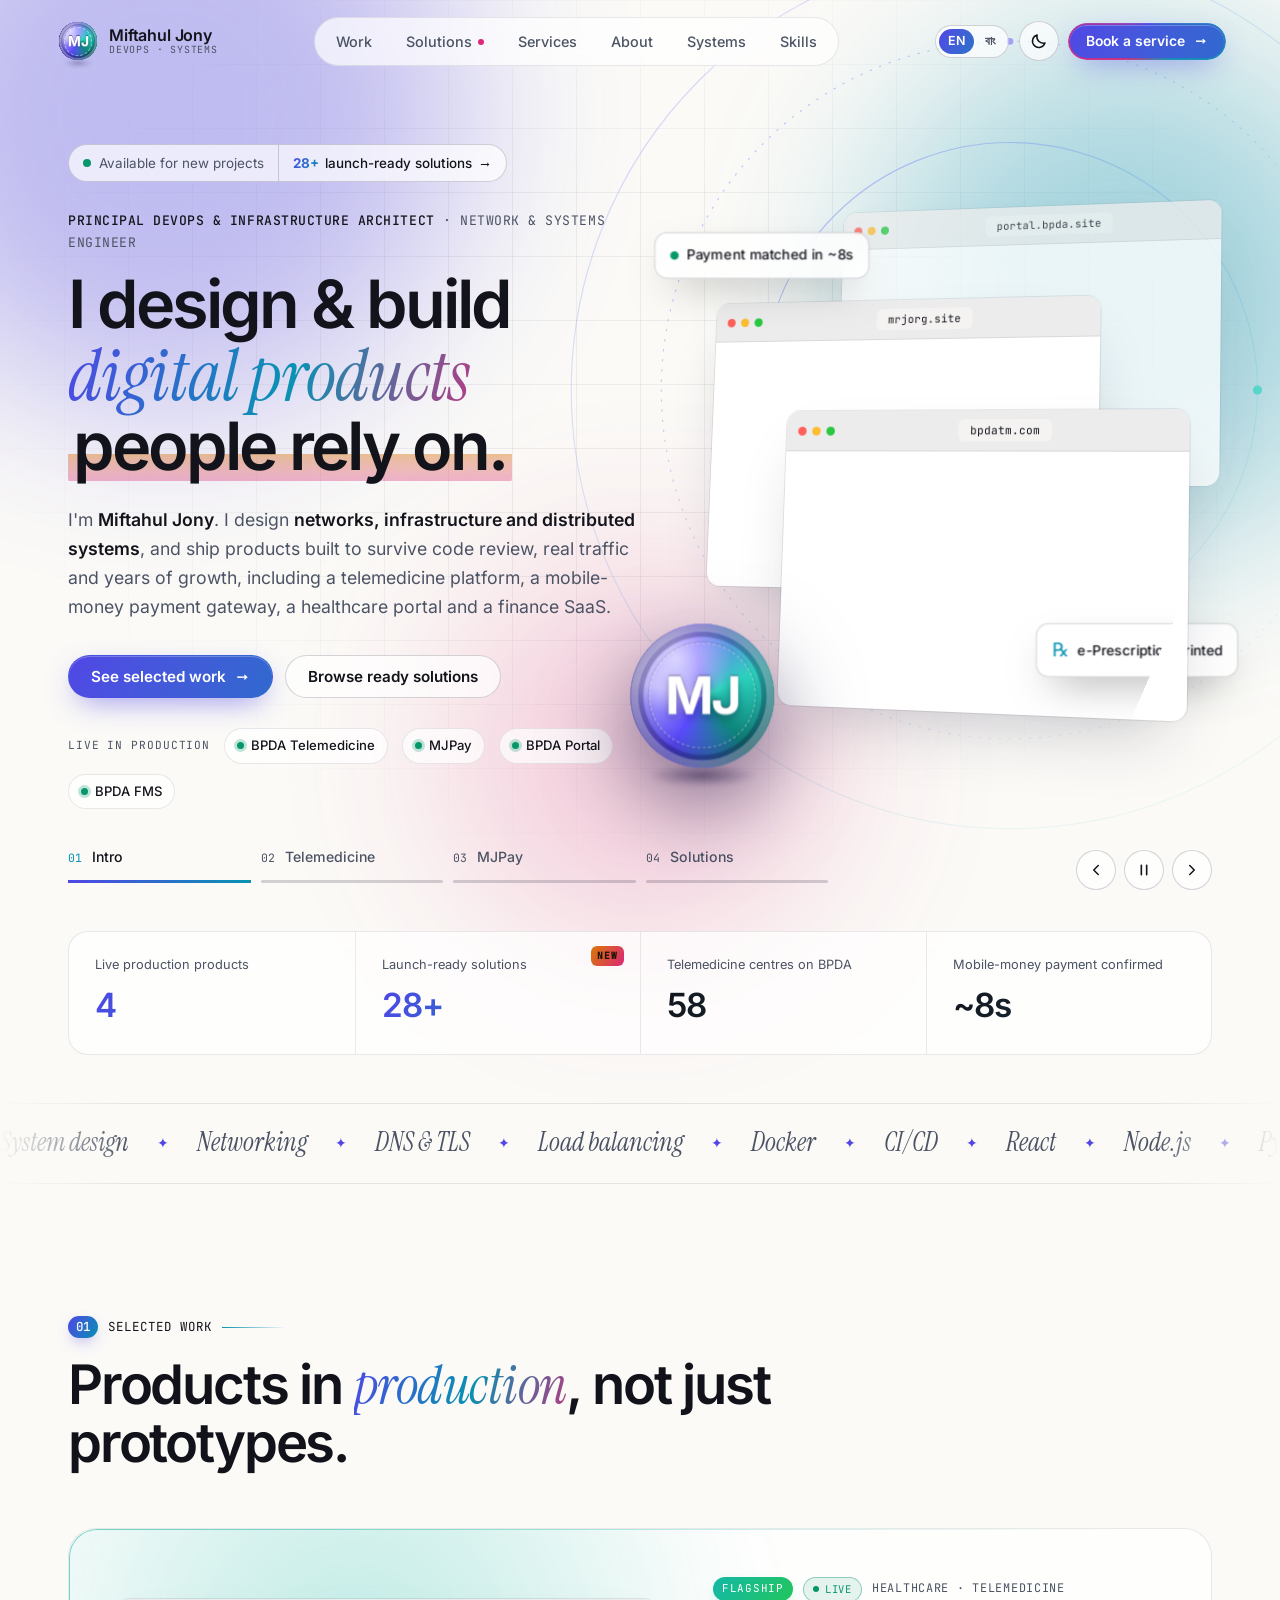
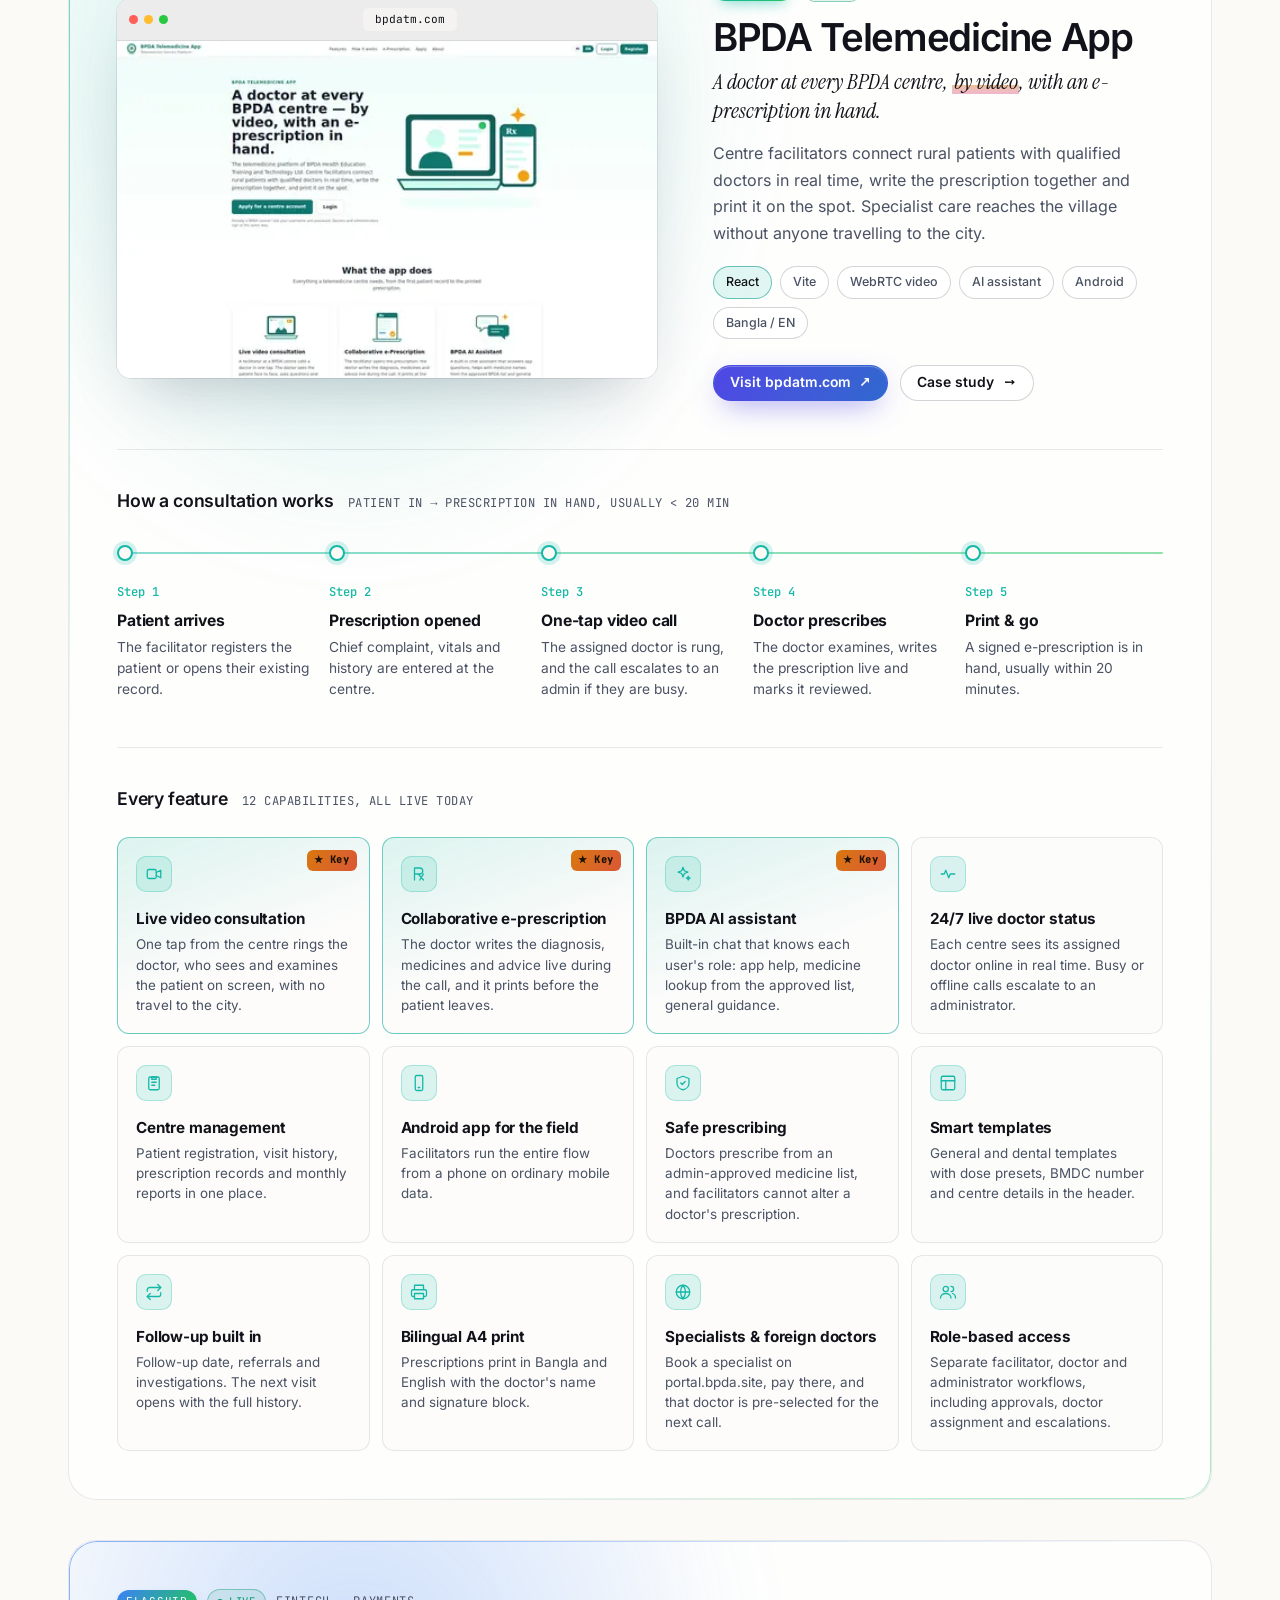
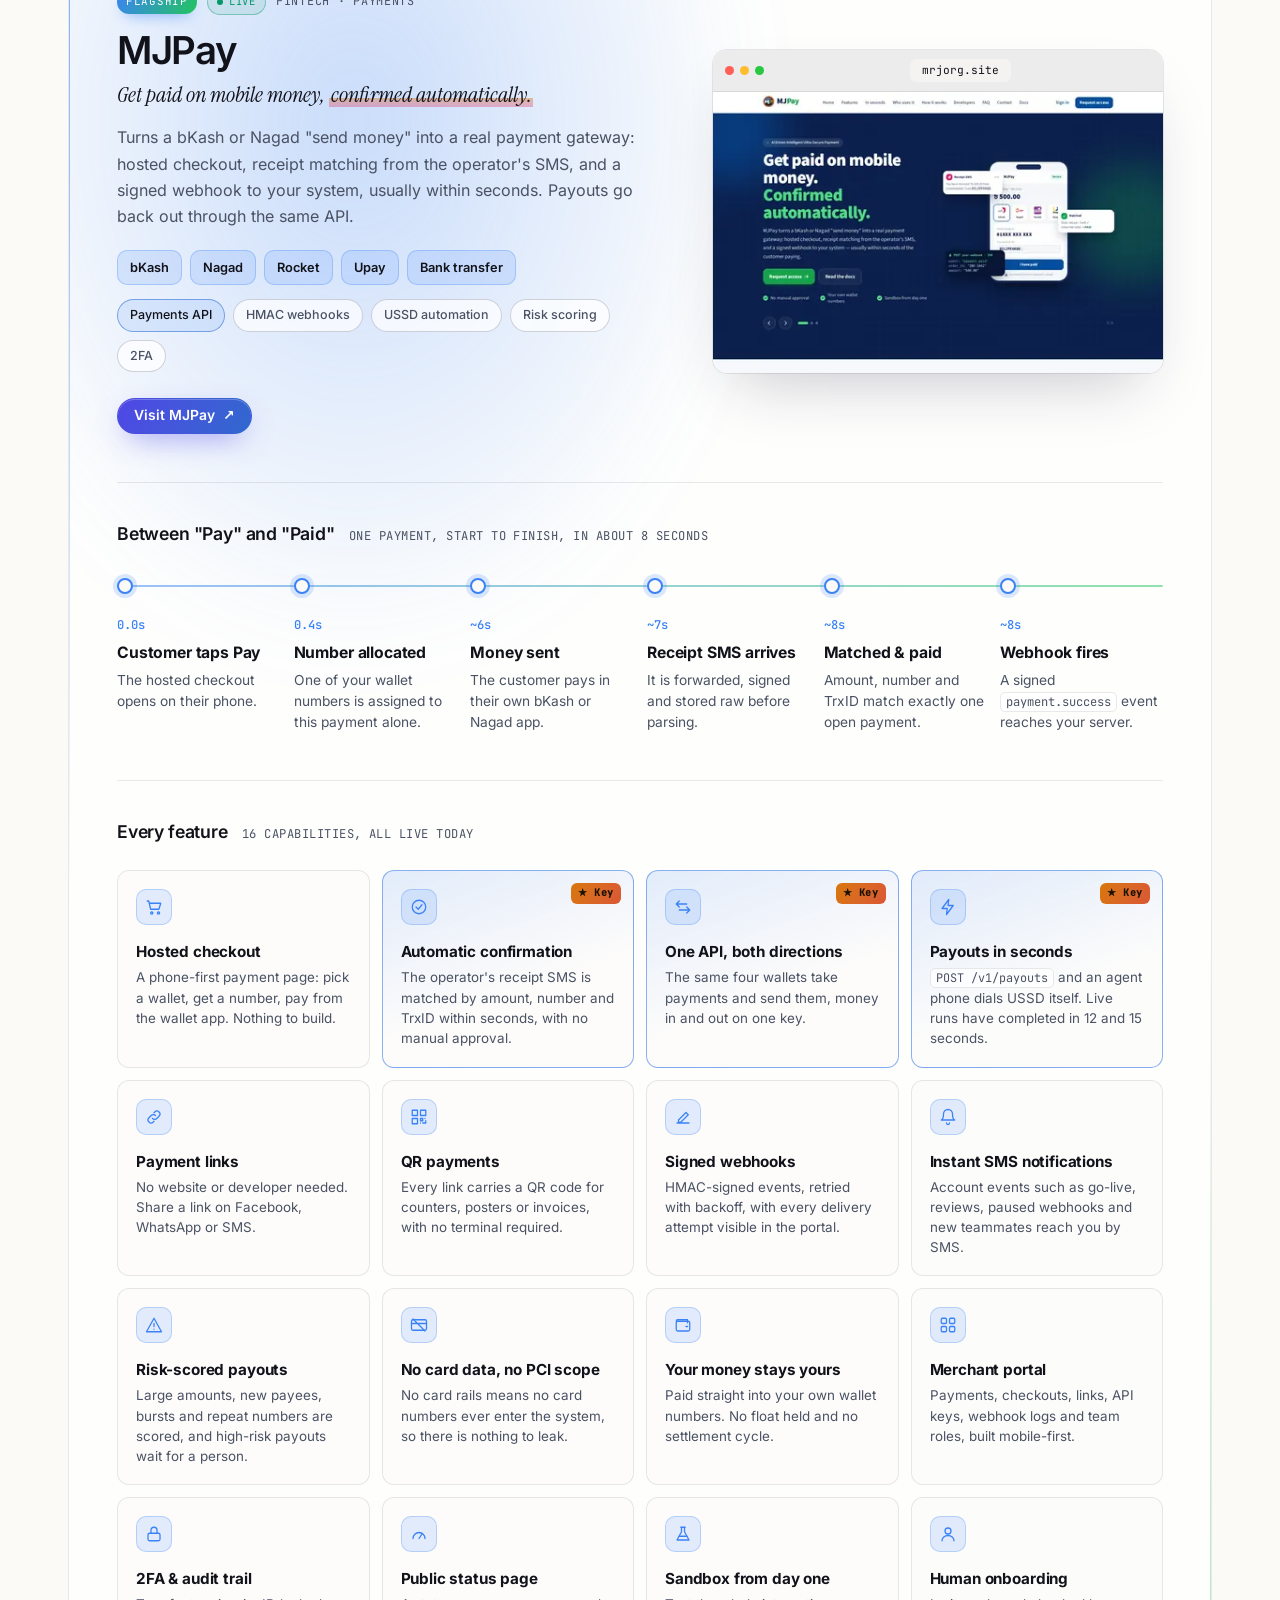
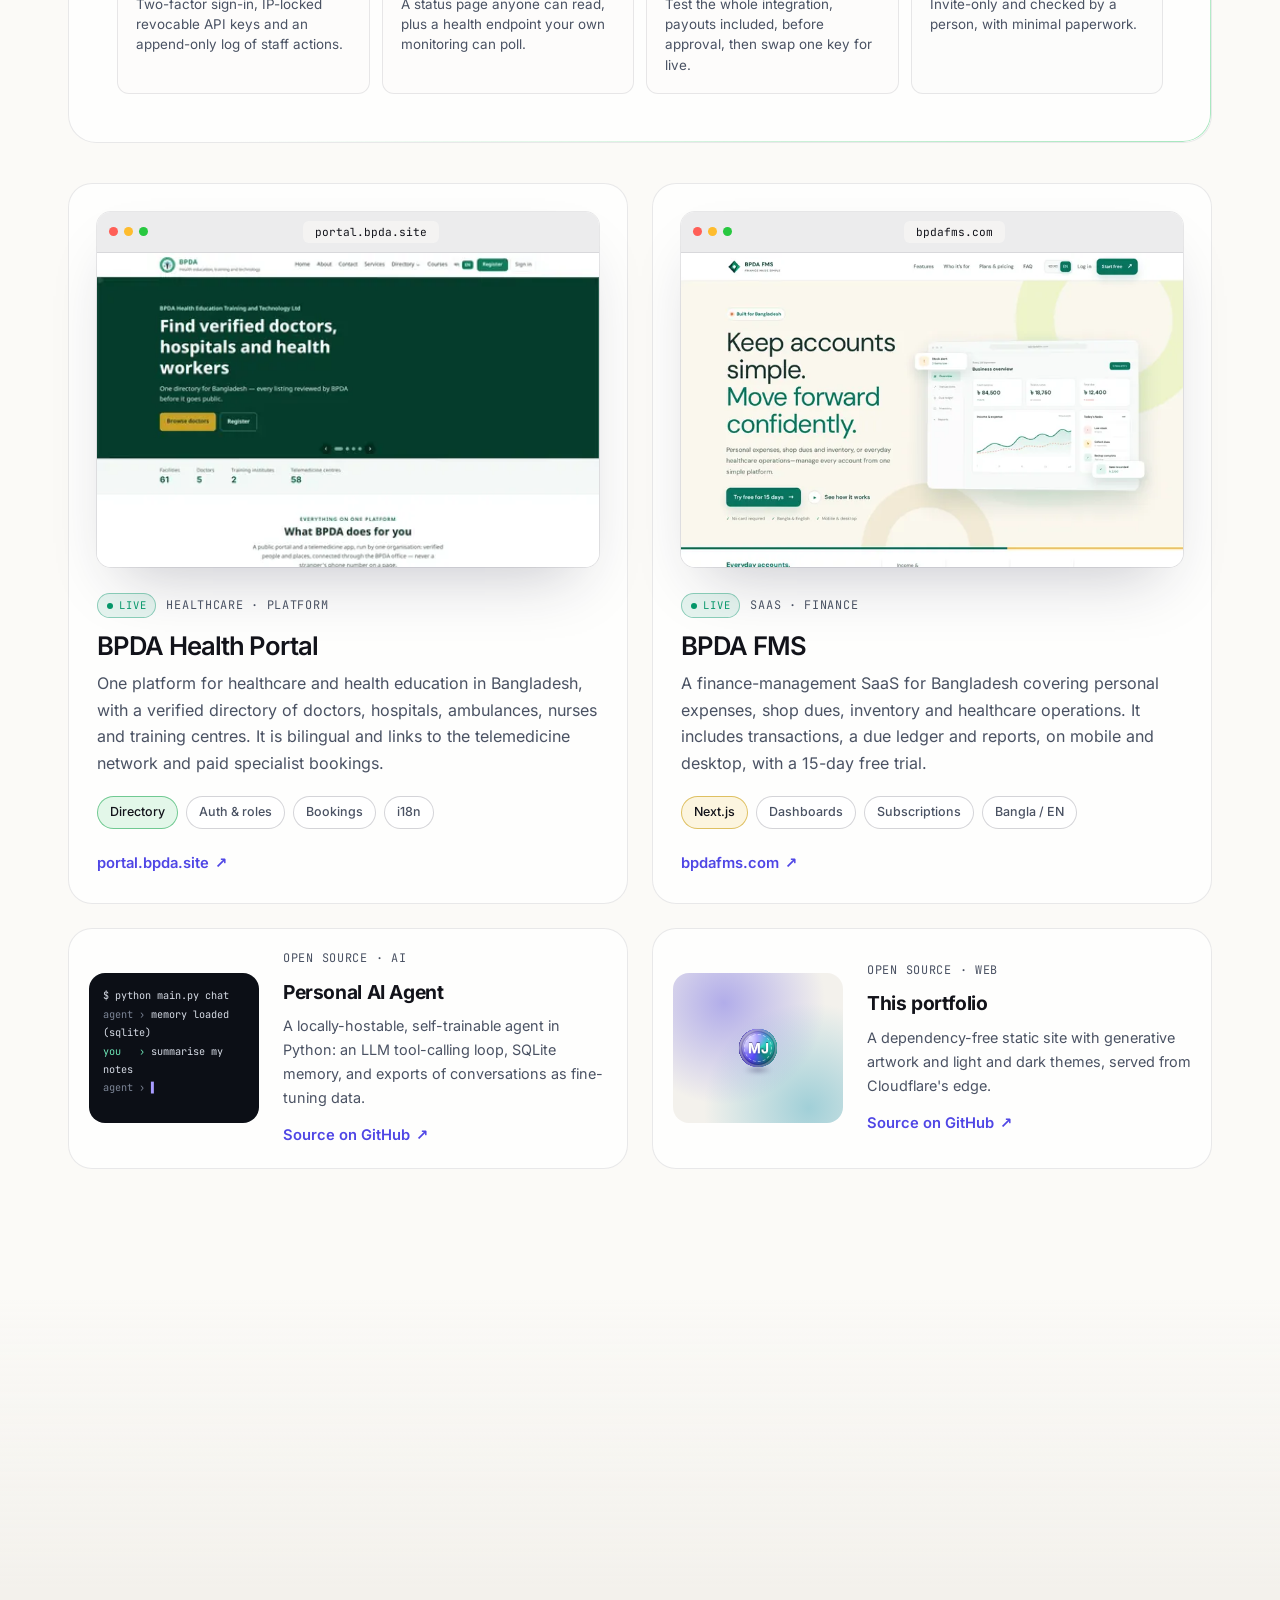
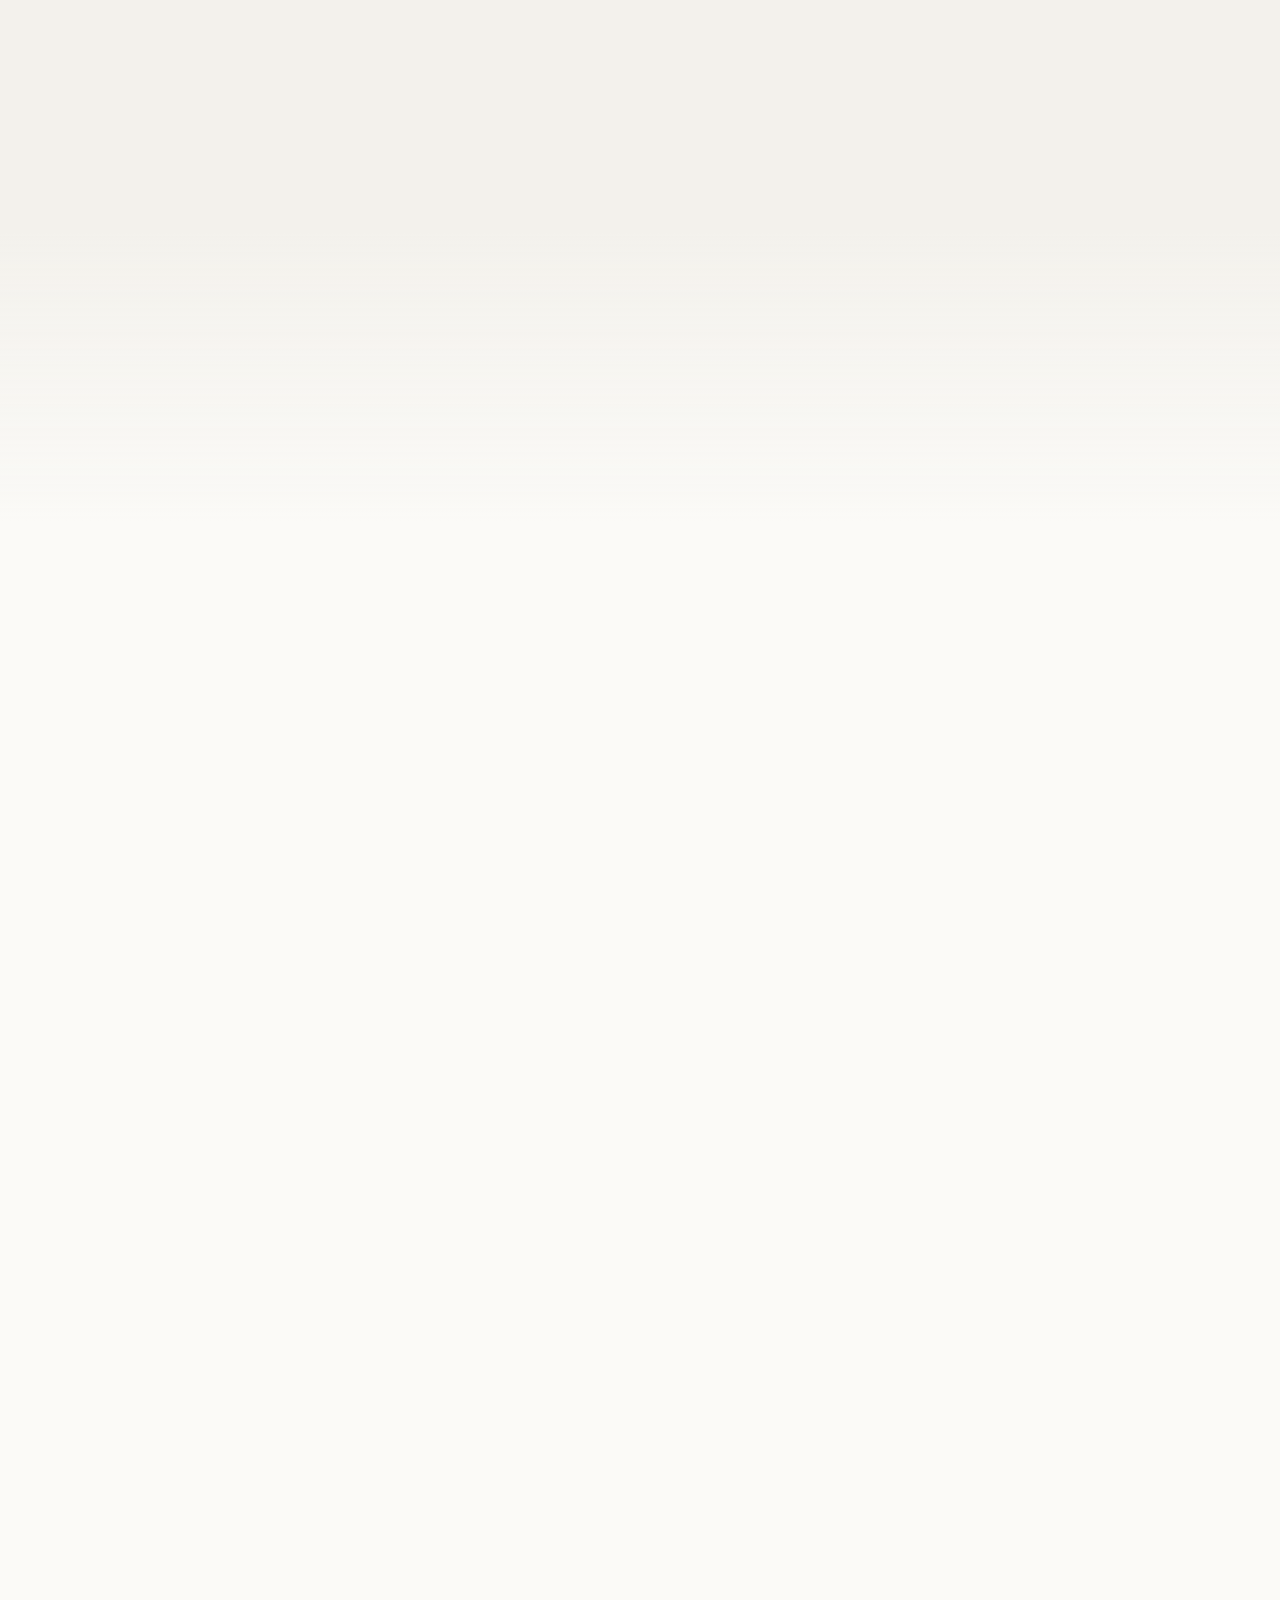
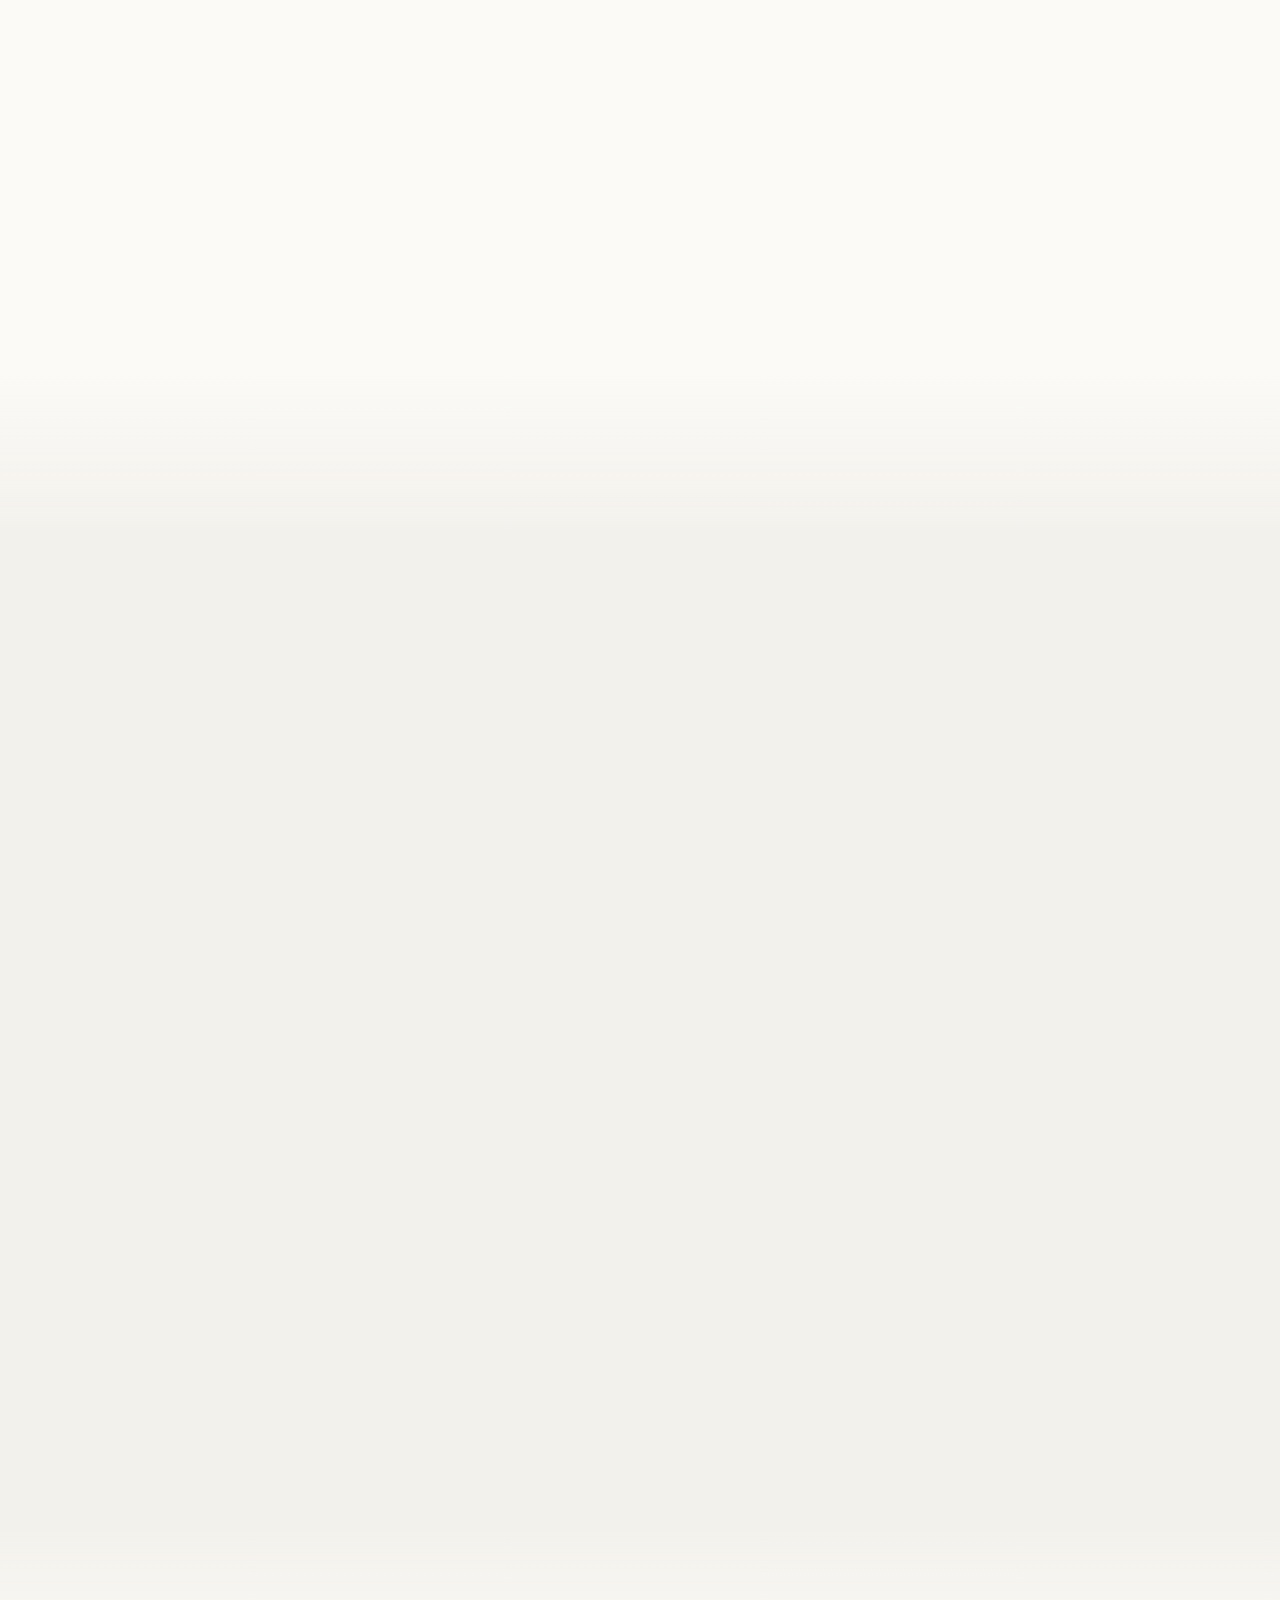
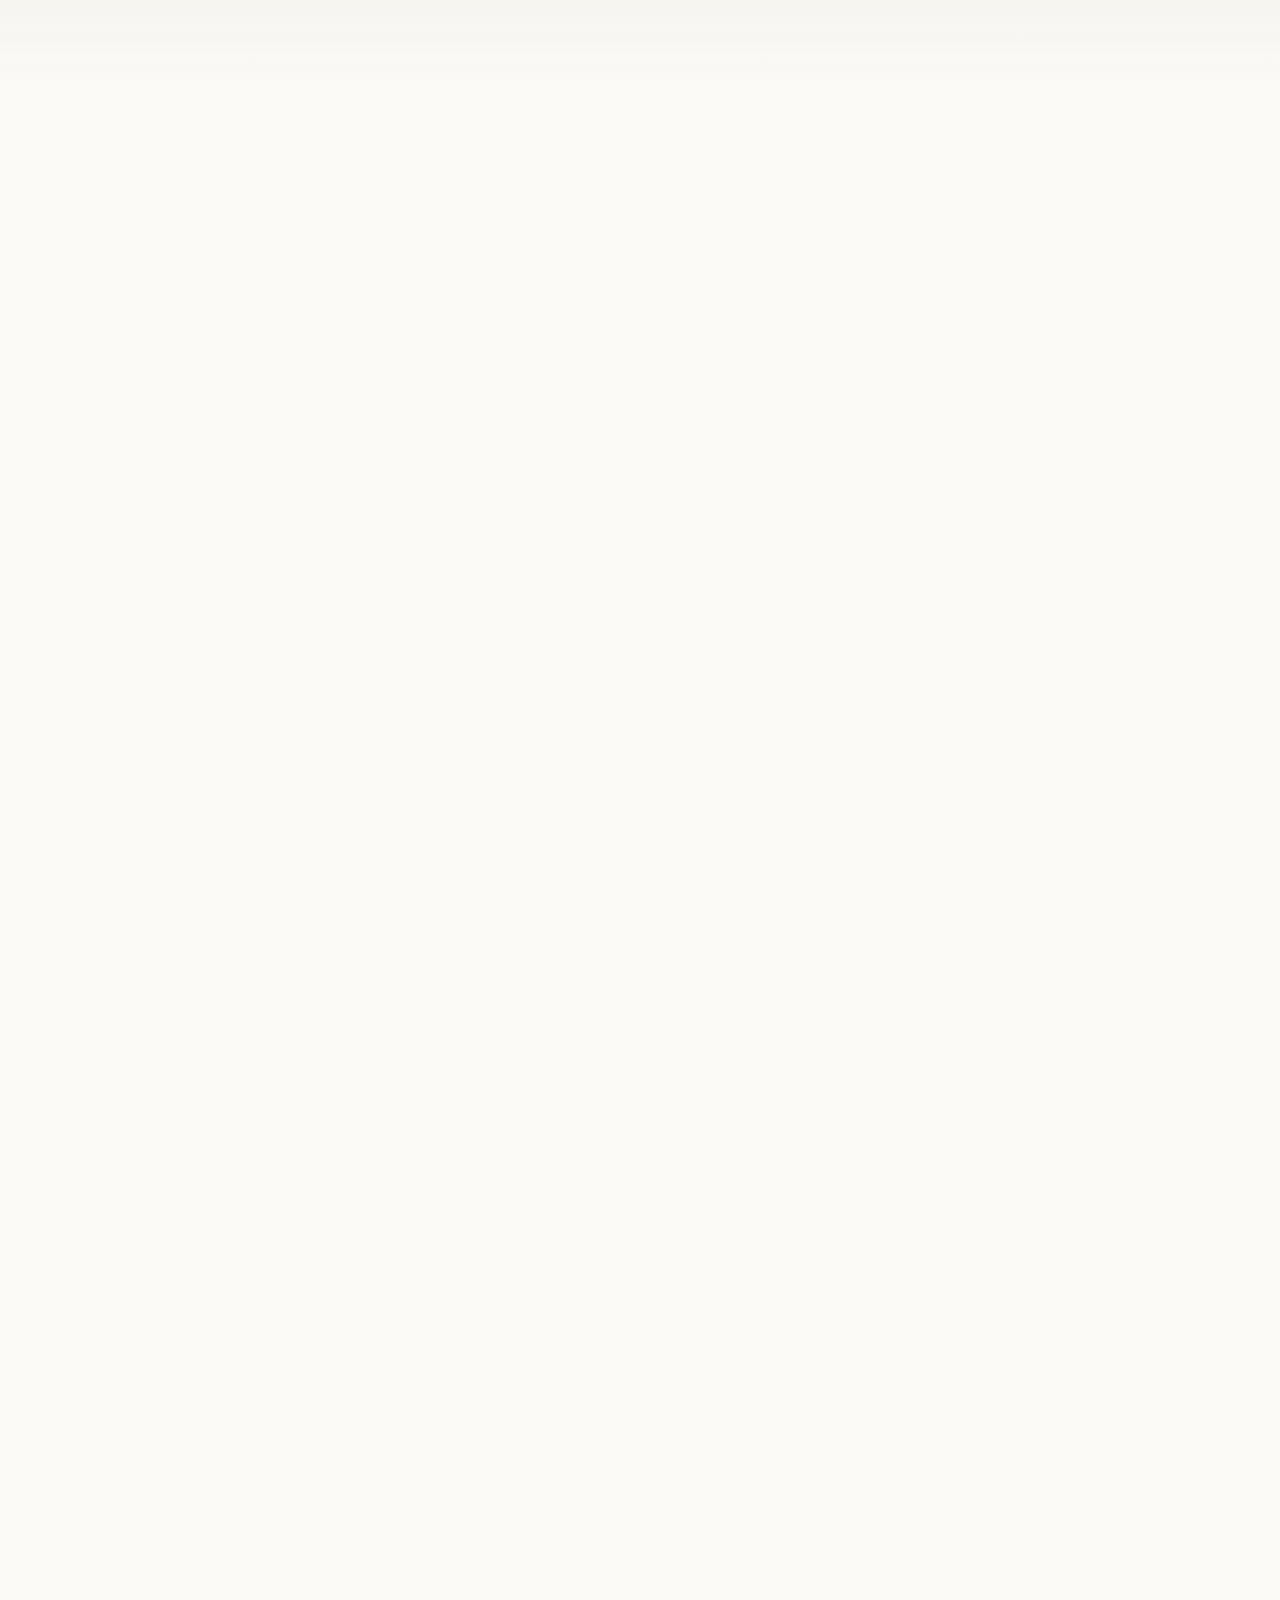
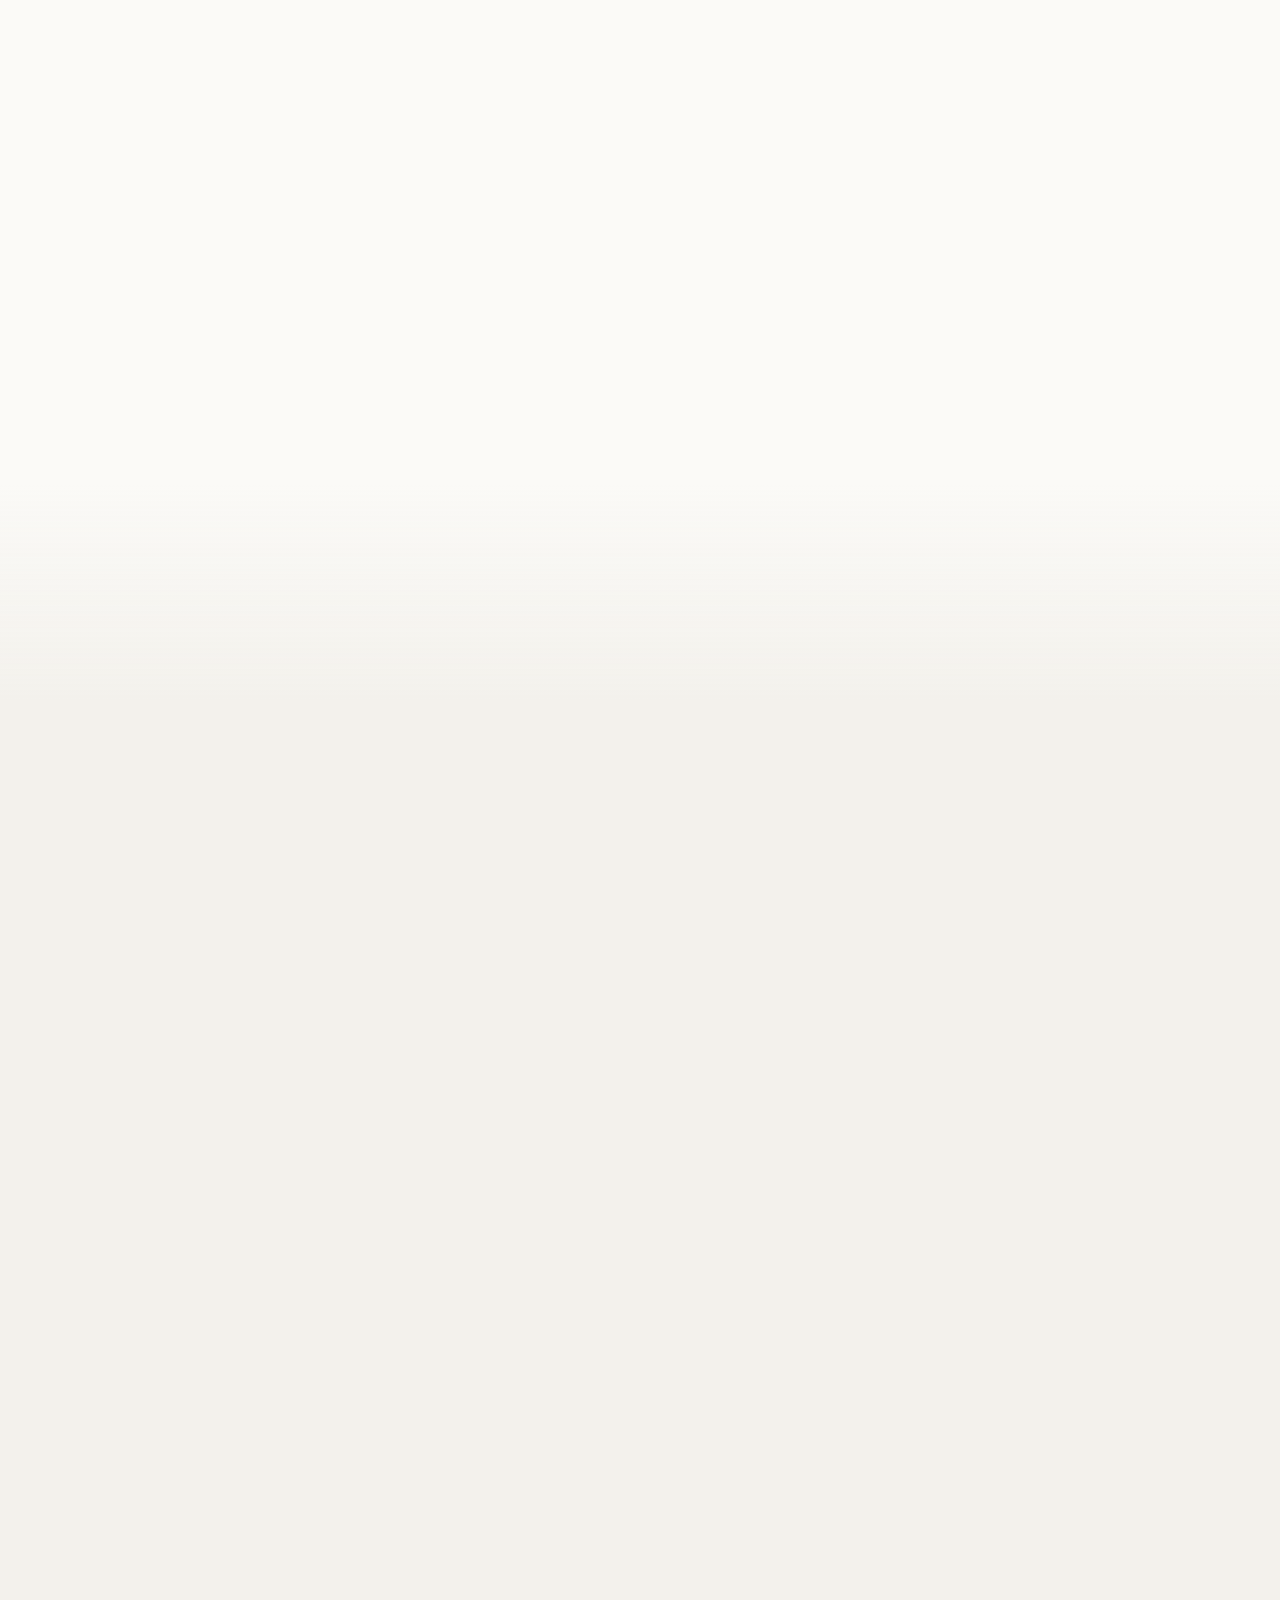
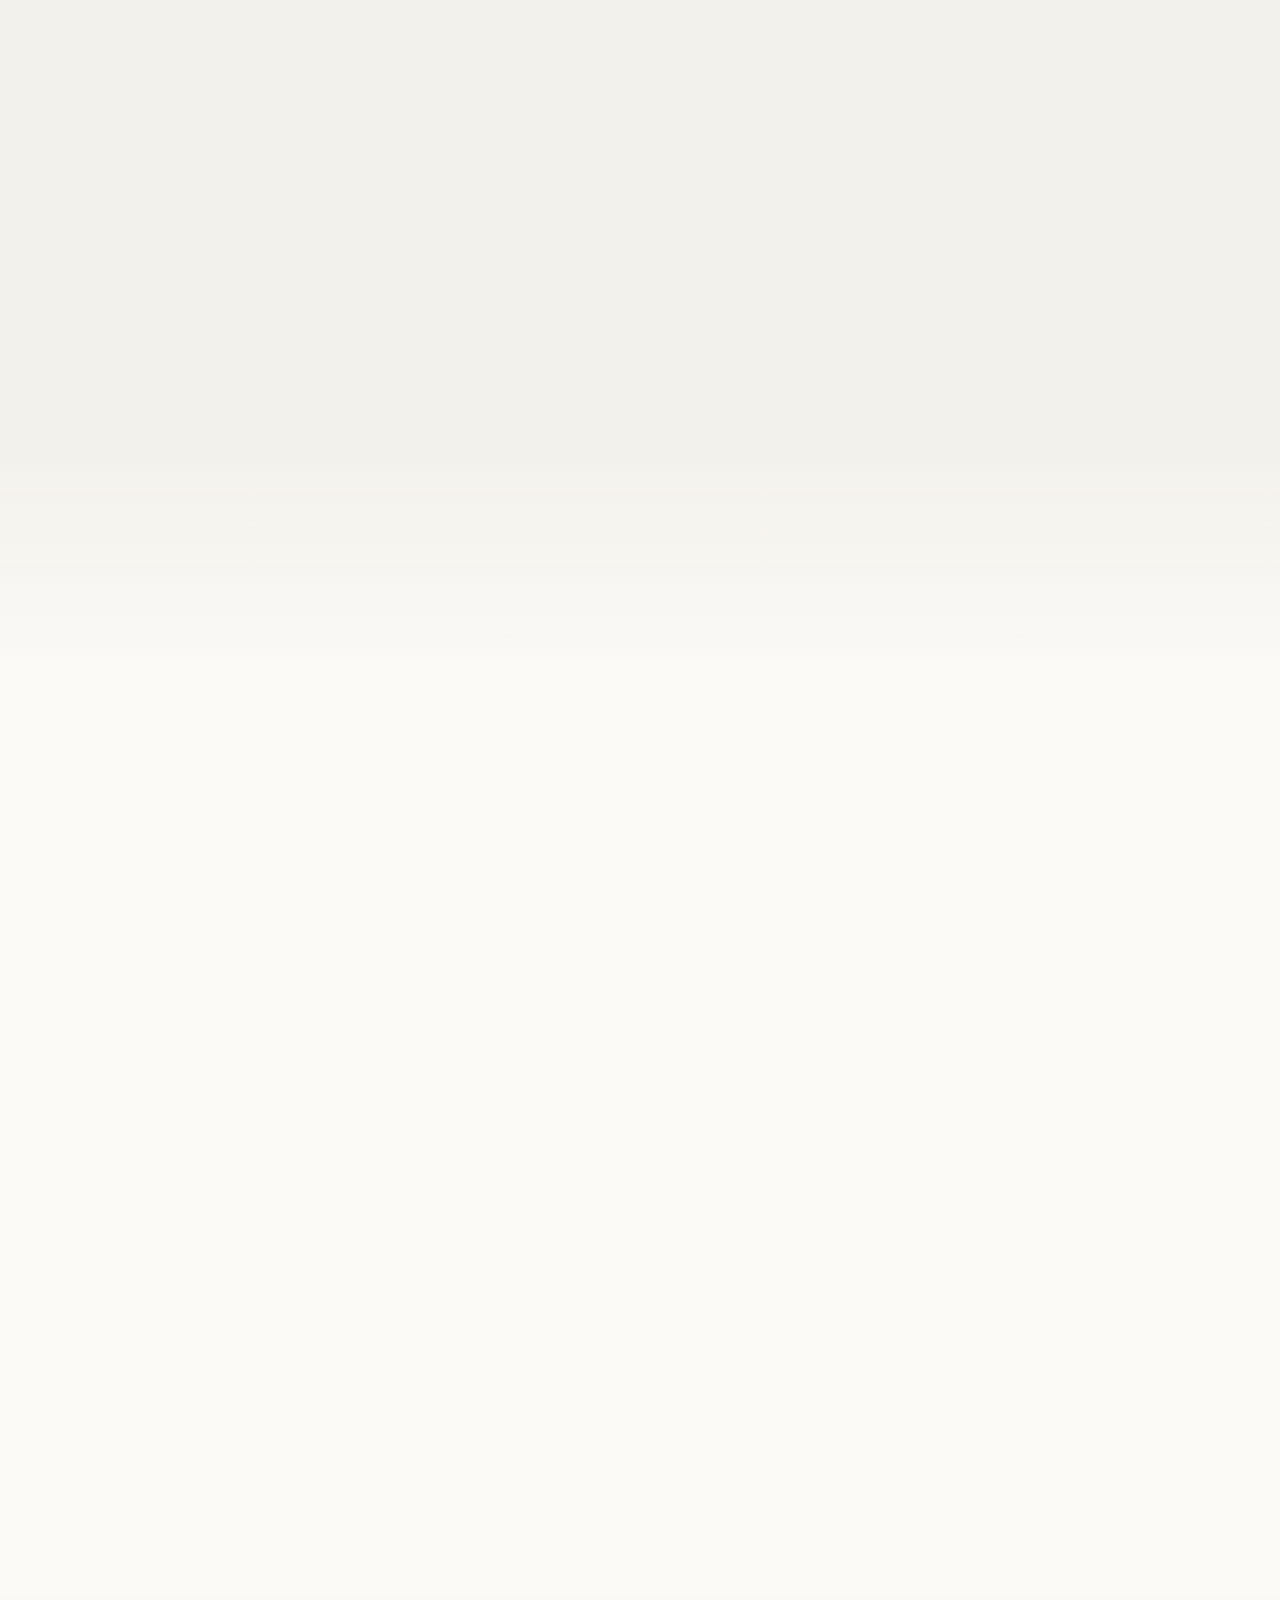
<file: index.html>
<!DOCTYPE html>
<html lang="en">
<head>
  <meta charset="UTF-8">
  <meta name="viewport" content="width=device-width, initial-scale=1.0, viewport-fit=cover">
  <title>Miftahul Jony — Principal DevOps &amp; Infrastructure Architect</title>
  <meta name="description" content="Miftahul Jony is a Principal DevOps &amp; Infrastructure Architect, network and systems engineer from Rangpur, Bangladesh. Builder of the BPDA Telemedicine App, MJPay, BPDA Health Portal and BPDA FMS.">
  <meta name="author" content="Miftahul Jony">
  <link rel="canonical" href="https://mjony3.com/">
  <link rel="alternate" hreflang="en" href="https://mjony3.com/">
  <link rel="alternate" hreflang="bn" href="https://mjony3.com/bn/">
  <link rel="alternate" hreflang="x-default" href="https://mjony3.com/">
  <meta name="theme-color" content="#07080c">

  <meta property="og:type" content="website">
  <meta property="og:locale" content="en_US">
  <meta property="og:locale:alternate" content="bn_BD">
  <meta property="og:url" content="https://mjony3.com/">
  <meta property="og:title" content="Miftahul Jony — Principal DevOps &amp; Infrastructure Architect">
  <meta property="og:description" content="Healthcare, SaaS and fintech products built end to end, from Rangpur, Bangladesh.">
  <meta property="og:image" content="https://mjony3.com/assets/work/bpda-telemedicine.webp">
  <meta name="twitter:card" content="summary_large_image">

  <link rel="icon" href="favicon.svg" type="image/svg+xml">
  <link rel="preload" href="fonts/inter-latin-3100e775e8.woff2" as="font" type="font/woff2" crossorigin>
  <link rel="preload" href="fonts/instrument-serif-latin-5a51946dff.woff2" as="font" type="font/woff2" crossorigin>
  <link rel="stylesheet" href="css/style.css?v=50f298f7c9">
  <script src="js/theme.js?v=811c5ee647"></script>

  <script type="application/ld+json">
  {
    "@context": "https://schema.org",
    "@type": "Person",
    "name": "Miftahul Jony",
    "jobTitle": "Principal DevOps & Infrastructure Architect",
    "url": "https://mjony3.com",
    "address": { "@type": "PostalAddress", "addressLocality": "Rangpur", "addressCountry": "BD" },
    "sameAs": ["https://github.com/miftahuljony3"]
  }
  </script>
</head>
<body>
  <a href="#main" class="skip-link">Skip to content</a>
  <div class="grain" aria-hidden="true"></div>
  <div class="scroll-progress" id="scroll-progress" aria-hidden="true"></div>

  <header class="navbar" id="navbar">
    <div class="container nav-container">
      <a href="#top" class="nav-logo">
        <span class="coin" aria-hidden="true"><span class="coin-body"><span class="coin-face coin-front"><b>MJ</b></span><span class="coin-edge"><i></i><i></i><i></i><i></i><i></i><i></i><i></i><i></i><i></i><i></i></span><span class="coin-face coin-back"><b>MJ</b></span></span></span><span class="logo-text">Miftahul Jony<small>DevOps · Systems</small></span>
      </a>
      <nav aria-label="Primary">
        <ul class="nav-menu" id="nav-menu">
          <li><a href="#work" class="nav-link">Work</a></li>
          <li><a href="#solutions" class="nav-link hot">Solutions</a></li>
          <li><a href="#services" class="nav-link">Services</a></li>
          <li><a href="#about" class="nav-link">About</a></li>
          <li><a href="#systems" class="nav-link">Systems</a></li>
          <li><a href="#skills" class="nav-link">Skills</a></li>
          <li class="nav-only-mobile"><a href="#contact" class="nav-link">Contact</a></li>
        </ul>
      </nav>
      <div class="nav-actions">
        <a class="lang-switch" href="bn/" hreflang="bn"><span class="is-on" lang="en">EN</span><span lang="bn">বাং</span><span class="sr-only"> (বাংলা সংস্করণ)</span></a>
        <button class="icon-btn" id="theme-toggle" type="button" aria-label="Toggle color theme">
          <svg class="icon-sun" viewBox="0 0 24 24" width="18" height="18" aria-hidden="true"><circle cx="12" cy="12" r="4.5" fill="none" stroke="currentColor" stroke-width="2"/><path d="M12 2v2.5M12 19.5V22M2 12h2.5M19.5 12H22M4.9 4.9l1.8 1.8M17.3 17.3l1.8 1.8M4.9 19.1l1.8-1.8M17.3 6.7l1.8-1.8" stroke="currentColor" stroke-width="2" stroke-linecap="round"/></svg>
          <svg class="icon-moon" viewBox="0 0 24 24" width="18" height="18" aria-hidden="true"><path d="M20 14.5A8.5 8.5 0 0 1 9.5 4a8.5 8.5 0 1 0 10.5 10.5z" fill="none" stroke="currentColor" stroke-width="2" stroke-linejoin="round"/></svg>
        </button>
        <a href="#contact" class="btn btn-primary btn-sm nav-cta btn-glow">Book a service <span aria-hidden="true">→</span></a>
        <button class="icon-btn nav-toggle" id="nav-toggle" type="button" aria-label="Open menu" aria-controls="nav-menu" aria-expanded="false">
          <span class="hamburger"></span>
        </button>
      </div>
    </div>
  </header>

  <main id="main">
    <!-- ================= Hero slider ================= -->
    <section class="hero hero-slider" id="top" aria-roledescription="carousel" aria-label="Highlights">
      <div class="hero-art" aria-hidden="true">
        <div class="aurora a1"></div>
        <div class="aurora a2"></div>
        <div class="aurora a3"></div>
        <div class="hero-grid-lines"></div>
        <svg class="orbits" viewBox="0 0 800 800">
          <defs>
            <linearGradient id="og" x1="0" y1="0" x2="1" y2="1">
              <stop offset="0" stop-color="#8b7bff" stop-opacity=".8"/>
              <stop offset="1" stop-color="#2dd4bf" stop-opacity=".08"/>
            </linearGradient>
          </defs>
          <circle cx="400" cy="400" r="220" fill="none" stroke="url(#og)"/>
          <circle cx="400" cy="400" r="310" fill="none" stroke="url(#og)" stroke-dasharray="2 7"/>
          <circle cx="400" cy="400" r="390" fill="none" stroke="url(#og)" opacity=".6"/>
          <g class="orbit-spin"><circle cx="620" cy="400" r="4" fill="#2dd4bf"/></g>
          <g class="orbit-spin slow"><circle cx="400" cy="90" r="3" fill="#8b7bff"/></g>
        </svg>
      </div>

      <div class="slides" id="hero-slides" aria-live="off">
        <div class="slide is-active is-initial" id="slide-1" role="group" aria-roledescription="slide" aria-label="1 of 4: Introduction" data-label="Intro">
          <div class="container hero-layout">
            <div class="hero-content">
          <p class="eyebrow eyebrow-split anim" style="--i:1"><span><span class="status-dot"></span> Available for new projects</span><a href="#solutions"><b>28+</b> launch-ready solutions <span aria-hidden="true">→</span></a></p>
          <p class="hero-role anim" style="--i:2"><b>Principal DevOps &amp; Infrastructure Architect</b> · Network &amp; systems engineer</p>
          <h1 class="hero-name anim" style="--i:3">
            I design &amp; build <em class="serif">digital products</em> <span class="hl">people rely on.</span>
          </h1>
          <p class="hero-description anim" style="--i:4">
            I'm <strong>Miftahul Jony</strong>. I design <strong>networks, infrastructure and distributed systems</strong>,
            and ship products built to survive code review, real traffic and years of growth, including a telemedicine platform, a
            mobile-money payment gateway, a healthcare portal and a finance SaaS.
          </p>
          <div class="hero-cta anim" style="--i:5">
            <a href="#work" class="btn btn-primary">See selected work <span aria-hidden="true">→</span></a>
            <a href="#solutions" class="btn btn-ghost">Browse ready solutions</a>
          </div>
          <div class="trust anim" style="--i:6">
            <span class="trust-label">Live in production</span>
            <a href="https://bpdatm.com" target="_blank" rel="noopener noreferrer"><span class="live-dot"></span>BPDA Telemedicine</a>
            <a href="https://mrjorg.site" target="_blank" rel="noopener noreferrer"><span class="live-dot"></span>MJPay</a>
            <a href="https://portal.bpda.site" target="_blank" rel="noopener noreferrer"><span class="live-dot"></span>BPDA Portal</a>
            <a href="https://bpdafms.com" target="_blank" rel="noopener noreferrer"><span class="live-dot"></span>BPDA FMS</a>
          </div>
            </div>
        <div class="hero-stage art3d" aria-hidden="true">
          <figure class="float-frame f1" data-depth="14">
            <div class="frame-bar"><span></span><span></span><span></span><em>portal.bpda.site</em></div>
            <img src="assets/work/bpda-portal-sm.webp" srcset="assets/work/bpda-portal-xs.webp 480w, assets/work/bpda-portal-sm.webp 720w" sizes="(max-width: 560px) 78vw, (max-width: 1080px) 60vw, 34vw" decoding="async" alt="" width="720" height="450">
          </figure>
          <figure class="float-frame f2" data-depth="28">
            <div class="frame-bar"><span></span><span></span><span></span><em>mrjorg.site</em></div>
            <img src="assets/work/mjpay-sm.webp" srcset="assets/work/mjpay-xs.webp 480w, assets/work/mjpay-sm.webp 720w" sizes="(max-width: 560px) 78vw, (max-width: 1080px) 60vw, 34vw" decoding="async" alt="" width="720" height="450">
          </figure>
          <figure class="float-frame f3" data-depth="44">
            <div class="frame-bar"><span></span><span></span><span></span><em>bpdatm.com</em></div>
            <img src="assets/work/bpda-telemedicine-sm.webp" srcset="assets/work/bpda-telemedicine-xs.webp 480w, assets/work/bpda-telemedicine-sm.webp 720w" sizes="(max-width: 560px) 78vw, (max-width: 1080px) 60vw, 34vw" decoding="async" alt="" width="720" height="450">
          </figure>
          <div class="float-chip c-a" data-depth="60"><span class="chip-dot ok"></span> Payment matched in ~8s</div>
          <div class="float-chip c-b" data-depth="36"><span class="chip-rx">℞</span> e-Prescription printed</div>
          <div class="hero-coin" data-depth="70"><span class="coin coin-lg coin-spin" aria-hidden="true"><span class="coin-body"><span class="coin-face coin-front"><b>MJ</b></span><span class="coin-edge"><i></i><i></i><i></i><i></i><i></i><i></i><i></i><i></i><i></i><i></i></span><span class="coin-face coin-back"><b>MJ</b></span></span></span></div>
        </div>
          </div>
        </div>
        <div class="slide" id="slide-2" role="group" aria-roledescription="slide" aria-label="2 of 4: BPDA Telemedicine" data-label="Telemedicine" aria-hidden="true" inert>
          <div class="container hero-layout">
            <div class="hero-content">
              <p class="slide-kicker anim" style="--i:1"><span class="badge" style="--tint:#14b8a6;--tint2:#22c55e">Flagship</span><span class="live-badge">LIVE</span> Healthcare · Telemedicine</p>
              <h2 class="hero-name anim" style="--i:2">A doctor at every centre, <em class="serif">by video.</em></h2>
              <p class="hero-description anim" style="--i:3">
                <strong>BPDA Telemedicine</strong> connects rural patients with qualified doctors in real time.
                The doctor writes a collaborative e-prescription, and it is printed before the patient leaves.
              </p>
              <ul class="slide-points anim" style="--i:4"><li>Live video consultation</li><li>Collaborative e-prescription</li><li>Role-aware AI assistant</li><li>24/7 doctor status &amp; escalation</li></ul>
              <div class="hero-cta anim" style="--i:5">
                <a href="https://bpdatm.com" class="btn btn-primary" target="_blank" rel="noopener noreferrer">Visit bpdatm.com <span aria-hidden="true">↗</span></a>
                <a href="case-studies/bpda-smart-app" class="btn btn-ghost">Read case study</a>
              </div>
            </div>
            <div class="art3d art-tele" aria-hidden="true">
              <div class="tele-ring"></div>
              <figure class="tele-screen" data-depth="18">
                <div class="frame-bar"><span></span><span></span><span></span><em>bpdatm.com</em></div>
                <img src="assets/work/bpda-telemedicine-sm.webp" srcset="assets/work/bpda-telemedicine-xs.webp 480w, assets/work/bpda-telemedicine-sm.webp 720w" sizes="(max-width: 560px) 78vw, (max-width: 1080px) 60vw, 34vw" decoding="async" alt="" width="720" height="450" loading="lazy">
              </figure>
              <div class="glass-card g-doc" data-depth="46"><span class="avatar">Dr</span><div><b>Assigned doctor</b><small><span class="live-dot"></span> Online now</small></div></div>
              <div class="glass-card g-call" data-depth="60"><span class="rec"></span><div><b>Video consultation</b><small class="mono">00:12:48</small></div></div>
              <div class="glass-card g-rx" data-depth="34"><span class="rx-big">℞</span><div><b>e-Prescription</b><small>Reviewed · printing A4</small></div></div>
            </div>
          </div>
        </div>
        <div class="slide" id="slide-3" role="group" aria-roledescription="slide" aria-label="3 of 4: MJPay" data-label="MJPay" aria-hidden="true" inert>
          <div class="container hero-layout">
            <div class="hero-content">
              <p class="slide-kicker anim" style="--i:1"><span class="badge" style="--tint:#3b82f6;--tint2:#22c55e">Flagship</span><span class="live-badge">LIVE</span> Fintech · Payments</p>
              <h2 class="hero-name anim" style="--i:2">Mobile money, <em class="serif">confirmed in ~8s.</em></h2>
              <p class="hero-description anim" style="--i:3">
                <strong>MJPay</strong> turns a bKash or Nagad "send money" into a real payment gateway: hosted checkout,
                automatic receipt matching and signed webhooks. Payouts go back out through the same API.
              </p>
              <ul class="slide-points anim" style="--i:4"><li>bKash · Nagad · Rocket · Upay</li><li>Signed webhooks</li><li>Payouts in 12 to 15s</li><li>No card data, no PCI scope</li></ul>
              <div class="hero-cta anim" style="--i:5">
                <a href="https://mrjorg.site" class="btn btn-primary" target="_blank" rel="noopener noreferrer">Visit MJPay <span aria-hidden="true">↗</span></a>
                <a href="#systems" class="btn btn-ghost">See the architecture</a>
              </div>
            </div>
            <div class="art3d art-pay" aria-hidden="true">
              <div class="phone" data-depth="20">
                <div class="phone-notch"></div>
                <div class="phone-ui">
                  <div class="pu-head"><b>MJPay</b><span>Secure</span></div>
                  <p class="pu-shop">Demo Shop · INV-1042</p>
                  <p class="pu-amt">৳ 500.00</p>
                  <div class="pu-wallets"><span class="on">bKash</span><span>Nagad</span><span>Rocket</span><span>Upay</span></div>
                  <div class="pu-field"><small>Send money to</small>01XXX XXX XXX</div>
                  <div class="pu-field"><small>Transaction ID</small>DIL2PE6KQQ</div>
                  <div class="pu-btn">I have paid</div>
                  <div class="pu-ok">✓ Matched · Order paid</div>
                </div>
              </div>
              <div class="pay-coin" data-depth="64"><span class="coin coin-lg coin-spin coin-taka" aria-hidden="true"><span class="coin-body"><span class="coin-face coin-front"><b>৳</b></span><span class="coin-edge"><i></i><i></i><i></i><i></i><i></i><i></i><i></i><i></i><i></i><i></i></span><span class="coin-face coin-back"><b>৳</b></span></span></span></div>
              <pre class="glass-card g-hook" data-depth="44"><span class="t-ok">POST</span> /your-webhook · 200
event: "payment.paid"
order: "INV-1042"
amount: "500.00"</pre>
              <div class="glass-card g-sms" data-depth="36"><span class="avatar sms">SMS</span><div><b>Receipt matched</b><small>৳500 · bKash · TrxID ✓</small></div></div>
            </div>
          </div>
        </div>
        <div class="slide" id="slide-4" role="group" aria-roledescription="slide" aria-label="4 of 4: Launch-ready solutions" data-label="Solutions" aria-hidden="true" inert>
          <div class="container hero-layout">
            <div class="hero-content">
              <p class="slide-kicker anim" style="--i:1"><span class="badge" style="--tint:#f59e0b;--tint2:#f472b6">28+ ready</span> Launch-ready solutions</p>
              <h2 class="hero-name anim" style="--i:2">Ready-made platforms, <em class="serif">launched faster.</em></h2>
              <p class="hero-description anim" style="--i:3">
                Start from a <strong>proven codebase</strong>: hospital, school, ISP billing, POS, e-commerce, courier,
                payment gateway and more. I customise it to your brand, deploy it and hand it over.
              </p>
              <ul class="slide-points anim" style="--i:4"><li>Commerce &amp; payments</li><li>Health &amp; education</li><li>ISP, courier &amp; travel</li><li>Media &amp; business</li></ul>
              <div class="hero-cta anim" style="--i:5">
                <a href="#solutions" class="btn btn-primary">Browse 28+ solutions <span aria-hidden="true">→</span></a>
                <a href="#contact" class="btn btn-ghost">Book a demo</a>
              </div>
            </div>
            <div class="art3d art-iso" aria-hidden="true">
              <div class="iso-glow"></div>
              <div class="iso-grid" data-depth="22"><span class="iso-tile" style="--d:0;--tint:#8b7bff"><span class="iso-top"><svg viewBox="0 0 24 24"><path d="M3 4h2l2.5 11h11L21 7H6.5"/><circle cx="9" cy="20" r="1.5"/><circle cx="18" cy="20" r="1.5"/></svg></span><span class="iso-side l"></span><span class="iso-side r"></span></span><span class="iso-tile" style="--d:1;--tint:#2dd4bf"><span class="iso-top"><svg viewBox="0 0 24 24"><rect x="3" y="4" width="18" height="17" rx="2"/><path d="M12 8v6M9 11h6"/></svg></span><span class="iso-side l"></span><span class="iso-side r"></span></span><span class="iso-tile" style="--d:2;--tint:#fbbf24"><span class="iso-top"><svg viewBox="0 0 24 24"><path d="M2 9l10-5 10 5-10 5z"/><path d="M6 11v5c0 1.5 2.7 3 6 3s6-1.5 6-3v-5"/></svg></span><span class="iso-side l"></span><span class="iso-side r"></span></span><span class="iso-tile" style="--d:1;--tint:#7c6cff"><span class="iso-top"><svg viewBox="0 0 24 24"><rect x="2" y="5" width="20" height="14" rx="2"/><path d="M2 10h20M6 15h4"/></svg></span><span class="iso-side l"></span><span class="iso-side r"></span></span><span class="iso-tile" style="--d:2;--tint:#22c55e"><span class="iso-top"><svg viewBox="0 0 24 24"><path d="M2 9a15 15 0 0 1 20 0M5 12.5a10 10 0 0 1 14 0M8.5 16a5 5 0 0 1 7 0"/><circle cx="12" cy="19.5" r="1"/></svg></span><span class="iso-side l"></span><span class="iso-side r"></span></span><span class="iso-tile" style="--d:3;--tint:#38bdf8"><span class="iso-top"><svg viewBox="0 0 24 24"><rect x="4" y="3" width="16" height="12" rx="2"/><path d="M8 19h8M12 15v4M8 8h8"/></svg></span><span class="iso-side l"></span><span class="iso-side r"></span></span><span class="iso-tile" style="--d:2;--tint:#f472b6"><span class="iso-top"><svg viewBox="0 0 24 24"><rect x="4" y="3" width="16" height="15" rx="3"/><path d="M4 11h16M8 21v-3M16 21v-3"/></svg></span><span class="iso-side l"></span><span class="iso-side r"></span></span><span class="iso-tile" style="--d:3;--tint:#22d3ee"><span class="iso-top"><svg viewBox="0 0 24 24"><circle cx="9" cy="8" r="3.5"/><path d="M2 20c0-3.5 3-6 7-6s7 2.5 7 6M16 4.5a3.5 3.5 0 0 1 0 7M18 14c2.5.6 4 2.8 4 6"/></svg></span><span class="iso-side l"></span><span class="iso-side r"></span></span><span class="iso-tile" style="--d:4;--tint:#a78bfa"><span class="iso-top"><svg viewBox="0 0 24 24"><path d="M21 12a8 8 0 0 1-11.6 7.1L4 20l1-4.4A8 8 0 1 1 21 12z"/></svg></span><span class="iso-side l"></span><span class="iso-side r"></span></span></div>
              <div class="glass-card g-count" data-depth="56"><b class="big-num">28+</b><div><b>Platforms</b><small>source ready</small></div></div>
              <div class="glass-card g-ship" data-depth="40"><span class="live-dot"></span><div><b>Customise → deploy</b><small>domain · SSL · handover</small></div></div>
            </div>
          </div>
        </div>
      </div>

      <div class="container slider-ui">
        <div class="slider-tabs" role="tablist" aria-label="Choose slide">
          <button class="slider-tab is-active" type="button" role="tab" aria-selected="true" aria-controls="slide-1" data-go="0"><span class="st-num">01</span><span class="st-label">Intro</span><span class="st-bar"><i></i></span></button>
          <button class="slider-tab" type="button" role="tab" aria-selected="false" aria-controls="slide-2" data-go="1"><span class="st-num">02</span><span class="st-label">Telemedicine</span><span class="st-bar"><i></i></span></button>
          <button class="slider-tab" type="button" role="tab" aria-selected="false" aria-controls="slide-3" data-go="2"><span class="st-num">03</span><span class="st-label">MJPay</span><span class="st-bar"><i></i></span></button>
          <button class="slider-tab" type="button" role="tab" aria-selected="false" aria-controls="slide-4" data-go="3"><span class="st-num">04</span><span class="st-label">Solutions</span><span class="st-bar"><i></i></span></button>
        </div>
        <div class="slider-btns">
          <button class="icon-btn" type="button" data-prev aria-label="Previous slide"><svg viewBox="0 0 24 24" width="18" height="18" aria-hidden="true"><path d="M15 6l-6 6 6 6" fill="none" stroke="currentColor" stroke-width="2" stroke-linecap="round" stroke-linejoin="round"/></svg></button>
          <button class="icon-btn" type="button" data-toggle aria-label="Pause autoplay"><svg class="i-pause" viewBox="0 0 24 24" width="16" height="16" aria-hidden="true"><path d="M8 5v14M16 5v14" stroke="currentColor" stroke-width="2.4" stroke-linecap="round"/></svg><svg class="i-play" viewBox="0 0 24 24" width="16" height="16" aria-hidden="true"><path d="M7 5l12 7-12 7z" fill="currentColor"/></svg></button>
          <button class="icon-btn" type="button" data-next aria-label="Next slide"><svg viewBox="0 0 24 24" width="18" height="18" aria-hidden="true"><path d="M9 6l6 6-6 6" fill="none" stroke="currentColor" stroke-width="2" stroke-linecap="round" stroke-linejoin="round"/></svg></button>
        </div>
      </div>

      <div class="container">
        <dl class="stats reveal">
          <div><dt>Live production products</dt><dd>4</dd></div>
          <div class="stat-key"><dt>Launch-ready solutions</dt><dd>28+</dd></div>
          <div><dt>Telemedicine centres on BPDA</dt><dd>58</dd></div>
          <div><dt>Mobile-money payment confirmed</dt><dd>~8s</dd></div>
        </dl>
      </div>
    </section>

    <!-- Marquee -->
    <div class="marquee" aria-hidden="true">
      <div class="marquee-track">
        <span>System design</span><i>✦</i><span>Networking</span><i>✦</i><span>DNS &amp; TLS</span><i>✦</i><span>Load balancing</span><i>✦</i><span>Docker</span><i>✦</i><span>CI/CD</span><i>✦</i><span>React</span><i>✦</i><span>Node.js</span><i>✦</i><span>Python</span><i>✦</i><span>Video calling</span><i>✦</i><span>Payments API</span><i>✦</i><span>Webhooks</span><i>✦</i><span>SQL</span><i>✦</i><span>AI assistants</span><i>✦</i><span>Android</span><i>✦</i><span>Cloudflare</span><i>✦</i>
        <span>System design</span><i>✦</i><span>Networking</span><i>✦</i><span>DNS &amp; TLS</span><i>✦</i><span>Load balancing</span><i>✦</i><span>Docker</span><i>✦</i><span>CI/CD</span><i>✦</i><span>React</span><i>✦</i><span>Node.js</span><i>✦</i><span>Python</span><i>✦</i><span>Video calling</span><i>✦</i><span>Payments API</span><i>✦</i><span>Webhooks</span><i>✦</i><span>SQL</span><i>✦</i><span>AI assistants</span><i>✦</i><span>Android</span><i>✦</i><span>Cloudflare</span><i>✦</i>
      </div>
    </div>

    <!-- ================= Work ================= -->
    <section class="section" id="work">
      <div class="container">
        <header class="section-head">
          <p class="section-kicker"><span>01</span> Selected work</p>
          <h2 class="section-title">Products in <em class="serif">production</em>, not just prototypes.</h2>
        </header>

        <!-- Flagship: BPDA Telemedicine -->
        <article class="flagship reveal" style="--tint:#14b8a6;--tint2:#22c55e">
          <div class="flagship-glow" aria-hidden="true"></div>
          <div class="showcase">
            <a class="showcase-media" href="https://bpdatm.com" target="_blank" rel="noopener noreferrer" aria-label="Open BPDA Telemedicine App">
              <div class="browser">
                <div class="frame-bar"><span></span><span></span><span></span><em>bpdatm.com</em></div>
                <img src="assets/work/bpda-telemedicine.webp" srcset="assets/work/bpda-telemedicine-xs.webp 480w, assets/work/bpda-telemedicine-sm.webp 720w, assets/work/bpda-telemedicine.webp 1440w" sizes="(max-width: 1080px) 92vw, 52vw" decoding="async" alt="BPDA Telemedicine App home page: a doctor at every BPDA centre, by video, with an e-prescription in hand" width="1440" height="900" loading="lazy">
              </div>
            </a>
            <div class="showcase-info">
              <p class="project-meta"><span class="badge">Flagship</span><span class="live-badge">LIVE</span> Healthcare · Telemedicine</p>
              <h3 class="project-title">BPDA Telemedicine App</h3>
              <p class="project-tagline">A doctor at every BPDA centre, <span class="hl">by video</span>, with an e-prescription in hand.</p>
              <p class="project-description">
                Centre facilitators connect rural patients with qualified doctors in real time, write
                the prescription together and print it on the spot. Specialist care reaches the village
                without anyone travelling to the city.
              </p>
              <ul class="chips"><li>React</li><li>Vite</li><li>WebRTC video</li><li>AI assistant</li><li>Android</li><li>Bangla / EN</li></ul>
              <div class="link-row">
                <a href="https://bpdatm.com" class="btn btn-primary btn-sm" target="_blank" rel="noopener noreferrer">Visit bpdatm.com <span aria-hidden="true">↗</span></a>
                <a href="case-studies/bpda-smart-app" class="btn btn-ghost btn-sm">Case study <span aria-hidden="true">→</span></a>
              </div>
            </div>
          </div>

          <div class="flow-block">
            <p class="flow-title">How a consultation works <span>patient in → prescription in hand, usually &lt; 20 min</span></p>
            <ol class="flow">
              <li><span class="flow-time">Step 1</span><h4>Patient arrives</h4><p>The facilitator registers the patient or opens their existing record.</p></li>
              <li><span class="flow-time">Step 2</span><h4>Prescription opened</h4><p>Chief complaint, vitals and history are entered at the centre.</p></li>
              <li><span class="flow-time">Step 3</span><h4>One-tap video call</h4><p>The assigned doctor is rung, and the call escalates to an admin if they are busy.</p></li>
              <li><span class="flow-time">Step 4</span><h4>Doctor prescribes</h4><p>The doctor examines, writes the prescription live and marks it reviewed.</p></li>
              <li><span class="flow-time">Step 5</span><h4>Print &amp; go</h4><p>A signed e-prescription is in hand, usually within 20 minutes.</p></li>
            </ol>
          </div>

          <div class="feat-block">
            <p class="flow-title">Every feature <span>12 capabilities, all live today</span></p>
            <ul class="feat-grid">
              <li class="feat key spot"><span class="feat-icon" aria-hidden="true"><svg viewBox="0 0 24 24"><rect x="3" y="6" width="12" height="12" rx="2"/><path d="M15 10l6-3v10l-6-3"/></svg></span><div><h4>Live video consultation</h4><p>One tap from the centre rings the doctor, who sees and examines the patient on screen, with no travel to the city.</p></div></li>
              <li class="feat key spot"><span class="feat-icon" aria-hidden="true"><svg viewBox="0 0 24 24"><path d="M6 4h7a4 4 0 0 1 0 8H6zM6 12v8M11 12l7 8M18 12l-5 8"/></svg></span><div><h4>Collaborative e-prescription</h4><p>The doctor writes the diagnosis, medicines and advice live during the call, and it prints before the patient leaves.</p></div></li>
              <li class="feat key spot"><span class="feat-icon" aria-hidden="true"><svg viewBox="0 0 24 24"><path d="M12 3l1.8 4.7 4.7 1.8-4.7 1.8L12 16l-1.8-4.7L5.5 9.5l4.7-1.8z"/><path d="M19 15l.7 1.8 1.8.7-1.8.7L19 20l-.7-1.8-1.8-.7 1.8-.7z"/></svg></span><div><h4>BPDA AI assistant</h4><p>Built-in chat that knows each user's role: app help, medicine lookup from the approved list, general guidance.</p></div></li>
              <li class="feat spot"><span class="feat-icon" aria-hidden="true"><svg viewBox="0 0 24 24"><path d="M3 12h4l2-5 4 10 2-5h6"/></svg></span><div><h4>24/7 live doctor status</h4><p>Each centre sees its assigned doctor online in real time. Busy or offline calls escalate to an administrator.</p></div></li>
              <li class="feat spot"><span class="feat-icon" aria-hidden="true"><svg viewBox="0 0 24 24"><rect x="5" y="4" width="14" height="17" rx="2"/><path d="M9 4h6v3H9zM9 11h6M9 15h4"/></svg></span><div><h4>Centre management</h4><p>Patient registration, visit history, prescription records and monthly reports in one place.</p></div></li>
              <li class="feat spot"><span class="feat-icon" aria-hidden="true"><svg viewBox="0 0 24 24"><rect x="7" y="2" width="10" height="20" rx="2"/><path d="M11 18h2"/></svg></span><div><h4>Android app for the field</h4><p>Facilitators run the entire flow from a phone on ordinary mobile data.</p></div></li>
              <li class="feat spot"><span class="feat-icon" aria-hidden="true"><svg viewBox="0 0 24 24"><path d="M12 3l8 3v6c0 4.5-3.4 8.3-8 9-4.6-.7-8-4.5-8-9V6z"/><path d="M9 12l2 2 4-4"/></svg></span><div><h4>Safe prescribing</h4><p>Doctors prescribe from an admin-approved medicine list, and facilitators cannot alter a doctor's prescription.</p></div></li>
              <li class="feat spot"><span class="feat-icon" aria-hidden="true"><svg viewBox="0 0 24 24"><rect x="3" y="3" width="18" height="18" rx="2"/><path d="M3 9h18M9 9v12"/></svg></span><div><h4>Smart templates</h4><p>General and dental templates with dose presets, BMDC number and centre details in the header.</p></div></li>
              <li class="feat spot"><span class="feat-icon" aria-hidden="true"><svg viewBox="0 0 24 24"><path d="M17 2l4 4-4 4"/><path d="M3 11V9a3 3 0 0 1 3-3h15M7 22l-4-4 4-4"/><path d="M21 13v2a3 3 0 0 1-3 3H3"/></svg></span><div><h4>Follow-up built in</h4><p>Follow-up date, referrals and investigations. The next visit opens with the full history.</p></div></li>
              <li class="feat spot"><span class="feat-icon" aria-hidden="true"><svg viewBox="0 0 24 24"><path d="M6 9V3h12v6M6 18H4a2 2 0 0 1-2-2v-5a2 2 0 0 1 2-2h16a2 2 0 0 1 2 2v5a2 2 0 0 1-2 2h-2"/><rect x="6" y="14" width="12" height="7"/></svg></span><div><h4>Bilingual A4 print</h4><p>Prescriptions print in Bangla and English with the doctor's name and signature block.</p></div></li>
              <li class="feat spot"><span class="feat-icon" aria-hidden="true"><svg viewBox="0 0 24 24"><circle cx="12" cy="12" r="9"/><path d="M3 12h18M12 3a14 14 0 0 1 0 18M12 3a14 14 0 0 0 0 18"/></svg></span><div><h4>Specialists &amp; foreign doctors</h4><p>Book a specialist on portal.bpda.site, pay there, and that doctor is pre-selected for the next call.</p></div></li>
              <li class="feat spot"><span class="feat-icon" aria-hidden="true"><svg viewBox="0 0 24 24"><circle cx="9" cy="8" r="3.5"/><path d="M2 20c0-3.5 3-6 7-6s7 2.5 7 6M16 4.5a3.5 3.5 0 0 1 0 7M18 14c2.5.6 4 2.8 4 6"/></svg></span><div><h4>Role-based access</h4><p>Separate facilitator, doctor and administrator workflows, including approvals, doctor assignment and escalations.</p></div></li>
            </ul>
          </div>
        </article>

        <!-- Flagship: MJPay -->
        <article class="flagship reveal" style="--tint:#3b82f6;--tint2:#22c55e">
          <div class="flagship-glow" aria-hidden="true"></div>
          <div class="showcase showcase-flip">
            <a class="showcase-media" href="https://mrjorg.site" target="_blank" rel="noopener noreferrer" aria-label="Open MJPay">
              <div class="browser">
                <div class="frame-bar"><span></span><span></span><span></span><em>mrjorg.site</em></div>
                <img src="assets/work/mjpay.webp" srcset="assets/work/mjpay-xs.webp 480w, assets/work/mjpay-sm.webp 720w, assets/work/mjpay.webp 1440w" sizes="(max-width: 1080px) 92vw, 52vw" decoding="async" alt="MJPay home page: get paid on mobile money, confirmed automatically" width="1440" height="900" loading="lazy">
              </div>
            </a>
            <div class="showcase-info">
              <p class="project-meta"><span class="badge">Flagship</span><span class="live-badge">LIVE</span> Fintech · Payments</p>
              <h3 class="project-title">MJPay</h3>
              <p class="project-tagline">Get paid on mobile money, <span class="hl">confirmed automatically.</span></p>
              <p class="project-description">
                Turns a bKash or Nagad "send money" into a real payment gateway: hosted checkout, receipt
                matching from the operator's SMS, and a signed webhook to your system, usually within
                seconds. Payouts go back out through the same API.
              </p>
              <ul class="wallets" aria-label="Supported rails"><li>bKash</li><li>Nagad</li><li>Rocket</li><li>Upay</li><li>Bank transfer</li></ul>
              <ul class="chips"><li>Payments API</li><li>HMAC webhooks</li><li>USSD automation</li><li>Risk scoring</li><li>2FA</li></ul>
              <div class="link-row">
                <a href="https://mrjorg.site" class="btn btn-primary btn-sm" target="_blank" rel="noopener noreferrer">Visit MJPay <span aria-hidden="true">↗</span></a>
              </div>
            </div>
          </div>

          <div class="flow-block">
            <p class="flow-title">Between "Pay" and "Paid" <span>one payment, start to finish, in about 8 seconds</span></p>
            <ol class="flow flow-6">
              <li><span class="flow-time">0.0s</span><h4>Customer taps Pay</h4><p>The hosted checkout opens on their phone.</p></li>
              <li><span class="flow-time">0.4s</span><h4>Number allocated</h4><p>One of your wallet numbers is assigned to this payment alone.</p></li>
              <li><span class="flow-time">~6s</span><h4>Money sent</h4><p>The customer pays in their own bKash or Nagad app.</p></li>
              <li><span class="flow-time">~7s</span><h4>Receipt SMS arrives</h4><p>It is forwarded, signed and stored raw before parsing.</p></li>
              <li><span class="flow-time">~8s</span><h4>Matched &amp; paid</h4><p>Amount, number and TrxID match exactly one open payment.</p></li>
              <li><span class="flow-time">~8s</span><h4>Webhook fires</h4><p>A signed <code>payment.success</code> event reaches your server.</p></li>
            </ol>
          </div>

          <div class="feat-block">
            <p class="flow-title">Every feature <span>16 capabilities, all live today</span></p>
            <ul class="feat-grid">
              <li class="feat spot"><span class="feat-icon" aria-hidden="true"><svg viewBox="0 0 24 24"><path d="M3 4h2l2.5 11h11L21 7H6.5"/><circle cx="9" cy="20" r="1.5"/><circle cx="18" cy="20" r="1.5"/></svg></span><div><h4>Hosted checkout</h4><p>A phone-first payment page: pick a wallet, get a number, pay from the wallet app. Nothing to build.</p></div></li>
              <li class="feat key spot"><span class="feat-icon" aria-hidden="true"><svg viewBox="0 0 24 24"><circle cx="12" cy="12" r="9"/><path d="M8 12l3 3 5-6"/></svg></span><div><h4>Automatic confirmation</h4><p>The operator's receipt SMS is matched by amount, number and TrxID within seconds, with no manual approval.</p></div></li>
              <li class="feat key spot"><span class="feat-icon" aria-hidden="true"><svg viewBox="0 0 24 24"><path d="M7 4L3 8l4 4M3 8h14M17 20l4-4-4-4M21 16H7"/></svg></span><div><h4>One API, both directions</h4><p>The same four wallets take payments and send them, money in and out on one key.</p></div></li>
              <li class="feat key spot"><span class="feat-icon" aria-hidden="true"><svg viewBox="0 0 24 24"><path d="M13 2L4 14h7l-1 8 9-12h-7z"/></svg></span><div><h4>Payouts in seconds</h4><p><code>POST /v1/payouts</code> and an agent phone dials USSD itself. Live runs have completed in 12 and 15 seconds.</p></div></li>
              <li class="feat spot"><span class="feat-icon" aria-hidden="true"><svg viewBox="0 0 24 24"><path d="M10 14a4 4 0 0 0 5.7 0l3-3a4 4 0 0 0-5.7-5.7l-1 1"/><path d="M14 10a4 4 0 0 0-5.7 0l-3 3a4 4 0 0 0 5.7 5.7l1-1"/></svg></span><div><h4>Payment links</h4><p>No website or developer needed. Share a link on Facebook, WhatsApp or SMS.</p></div></li>
              <li class="feat spot"><span class="feat-icon" aria-hidden="true"><svg viewBox="0 0 24 24"><rect x="3" y="3" width="7" height="7"/><rect x="14" y="3" width="7" height="7"/><rect x="3" y="14" width="7" height="7"/><path d="M14 14h3v3h-3zM20 14v.01M14 20h.01M17 20h4v-3"/></svg></span><div><h4>QR payments</h4><p>Every link carries a QR code for counters, posters or invoices, with no terminal required.</p></div></li>
              <li class="feat spot"><span class="feat-icon" aria-hidden="true"><svg viewBox="0 0 24 24"><path d="M4 20h16M6 16l10-10 3 3-10 10H6z"/></svg></span><div><h4>Signed webhooks</h4><p>HMAC-signed events, retried with backoff, with every delivery attempt visible in the portal.</p></div></li>
              <li class="feat spot"><span class="feat-icon" aria-hidden="true"><svg viewBox="0 0 24 24"><path d="M6 8a6 6 0 0 1 12 0c0 7 3 8 3 8H3s3-1 3-8M10 20a2 2 0 0 0 4 0"/></svg></span><div><h4>Instant SMS notifications</h4><p>Account events such as go-live, reviews, paused webhooks and new teammates reach you by SMS.</p></div></li>
              <li class="feat spot"><span class="feat-icon" aria-hidden="true"><svg viewBox="0 0 24 24"><path d="M12 3l10 18H2z"/><path d="M12 10v4M12 17.5v.01"/></svg></span><div><h4>Risk-scored payouts</h4><p>Large amounts, new payees, bursts and repeat numbers are scored, and high-risk payouts wait for a person.</p></div></li>
              <li class="feat spot"><span class="feat-icon" aria-hidden="true"><svg viewBox="0 0 24 24"><rect x="2" y="5" width="20" height="14" rx="2"/><path d="M2 10h20M4 4l16 16"/></svg></span><div><h4>No card data, no PCI scope</h4><p>No card rails means no card numbers ever enter the system, so there is nothing to leak.</p></div></li>
              <li class="feat spot"><span class="feat-icon" aria-hidden="true"><svg viewBox="0 0 24 24"><path d="M3 7a2 2 0 0 1 2-2h13v4"/><rect x="3" y="7" width="18" height="13" rx="2"/><path d="M16 14h2"/></svg></span><div><h4>Your money stays yours</h4><p>Paid straight into your own wallet numbers. No float held and no settlement cycle.</p></div></li>
              <li class="feat spot"><span class="feat-icon" aria-hidden="true"><svg viewBox="0 0 24 24"><rect x="3" y="3" width="7" height="7" rx="1.5"/><rect x="14" y="3" width="7" height="7" rx="1.5"/><rect x="3" y="14" width="7" height="7" rx="1.5"/><rect x="14" y="14" width="7" height="7" rx="1.5"/></svg></span><div><h4>Merchant portal</h4><p>Payments, checkouts, links, API keys, webhook logs and team roles, built mobile-first.</p></div></li>
              <li class="feat spot"><span class="feat-icon" aria-hidden="true"><svg viewBox="0 0 24 24"><rect x="4" y="11" width="16" height="10" rx="2"/><path d="M8 11V7a4 4 0 0 1 8 0v4"/></svg></span><div><h4>2FA &amp; audit trail</h4><p>Two-factor sign-in, IP-locked revocable API keys and an append-only log of staff actions.</p></div></li>
              <li class="feat spot"><span class="feat-icon" aria-hidden="true"><svg viewBox="0 0 24 24"><path d="M4 18a8 8 0 1 1 16 0"/><path d="M12 18l4-6"/></svg></span><div><h4>Public status page</h4><p>A status page anyone can read, plus a health endpoint your own monitoring can poll.</p></div></li>
              <li class="feat spot"><span class="feat-icon" aria-hidden="true"><svg viewBox="0 0 24 24"><path d="M9 3h6M10 3v6L4 20h16L14 9V3"/><path d="M7 15h10"/></svg></span><div><h4>Sandbox from day one</h4><p>Test the whole integration, payouts included, before approval, then swap one key for live.</p></div></li>
              <li class="feat spot"><span class="feat-icon" aria-hidden="true"><svg viewBox="0 0 24 24"><circle cx="12" cy="8" r="4"/><path d="M4 21c0-4 3.6-7 8-7s8 3 8 7"/></svg></span><div><h4>Human onboarding</h4><p>Invite-only and checked by a person, with minimal paperwork.</p></div></li>
            </ul>
          </div>
        </article>

        <!-- More products -->
        <div class="duo">
          <article class="card-product reveal spot" style="--tint:#22c55e">
            <a class="card-media" href="https://portal.bpda.site" target="_blank" rel="noopener noreferrer" aria-label="Open BPDA Health Portal">
              <div class="browser">
                <div class="frame-bar"><span></span><span></span><span></span><em>portal.bpda.site</em></div>
                <img src="assets/work/bpda-portal.webp" srcset="assets/work/bpda-portal-xs.webp 480w, assets/work/bpda-portal-sm.webp 720w, assets/work/bpda-portal.webp 1440w" sizes="(max-width: 1080px) 92vw, 44vw" decoding="async" alt="BPDA Health Portal: find verified doctors, hospitals and health workers" width="1440" height="900" loading="lazy">
              </div>
            </a>
            <p class="project-meta"><span class="live-badge">LIVE</span> Healthcare · Platform</p>
            <h3 class="project-title">BPDA Health Portal</h3>
            <p class="project-description">
              One platform for healthcare and health education in Bangladesh, with a verified directory of
              doctors, hospitals, ambulances, nurses and training centres. It is bilingual and links to
              the telemedicine network and paid specialist bookings.
            </p>
            <ul class="chips"><li>Directory</li><li>Auth &amp; roles</li><li>Bookings</li><li>i18n</li></ul>
            <a href="https://portal.bpda.site" class="arrow-link" target="_blank" rel="noopener noreferrer">portal.bpda.site <span aria-hidden="true">↗</span></a>
          </article>

          <article class="card-product reveal spot" style="--tint:#eab308">
            <a class="card-media" href="https://bpdafms.com" target="_blank" rel="noopener noreferrer" aria-label="Open BPDA FMS">
              <div class="browser">
                <div class="frame-bar"><span></span><span></span><span></span><em>bpdafms.com</em></div>
                <img src="assets/work/bpda-fms.webp" srcset="assets/work/bpda-fms-xs.webp 480w, assets/work/bpda-fms-sm.webp 720w, assets/work/bpda-fms.webp 1440w" sizes="(max-width: 1080px) 92vw, 44vw" decoding="async" alt="BPDA FMS: keep accounts simple, with a dashboard preview" width="1440" height="900" loading="lazy">
              </div>
            </a>
            <p class="project-meta"><span class="live-badge">LIVE</span> SaaS · Finance</p>
            <h3 class="project-title">BPDA FMS</h3>
            <p class="project-description">
              A finance-management SaaS for Bangladesh covering personal expenses, shop dues, inventory and
              healthcare operations. It includes transactions, a due ledger and reports, on mobile and
              desktop, with a 15-day free trial.
            </p>
            <ul class="chips"><li>Next.js</li><li>Dashboards</li><li>Subscriptions</li><li>Bangla / EN</li></ul>
            <a href="https://bpdafms.com" class="arrow-link" target="_blank" rel="noopener noreferrer">bpdafms.com <span aria-hidden="true">↗</span></a>
          </article>
        </div>

        <div class="mini-grid">
          <article class="mini-card reveal spot">
            <div class="mini-art art-agent" aria-hidden="true">
<pre>$ python main.py chat
<span class="t-dim">agent ›</span> memory loaded (sqlite)
<span class="t-ok">you   ›</span> summarise my notes
<span class="t-dim">agent ›</span> <span class="caret">▍</span></pre>
            </div>
            <div>
              <p class="project-meta">Open source · AI</p>
              <h3>Personal AI Agent</h3>
              <p>A locally-hostable, self-trainable agent in Python: an LLM tool-calling loop, SQLite memory, and exports of conversations as fine-tuning data.</p>
              <a href="https://github.com/miftahuljony3/Copilot_Agent" class="arrow-link" target="_blank" rel="noopener noreferrer">Source on GitHub <span aria-hidden="true">↗</span></a>
            </div>
          </article>
          <article class="mini-card reveal spot">
            <div class="mini-art art-site" aria-hidden="true"><span class="coin coin-spin" aria-hidden="true"><span class="coin-body"><span class="coin-face coin-front"><b>MJ</b></span><span class="coin-edge"><i></i><i></i><i></i><i></i><i></i><i></i><i></i><i></i><i></i><i></i></span><span class="coin-face coin-back"><b>MJ</b></span></span></span></div>
            <div>
              <p class="project-meta">Open source · Web</p>
              <h3>This portfolio</h3>
              <p>A dependency-free static site with generative artwork and light and dark themes, served from Cloudflare's edge.</p>
              <a href="https://github.com/miftahuljony3/Portfolio-Web" class="arrow-link" target="_blank" rel="noopener noreferrer">Source on GitHub <span aria-hidden="true">↗</span></a>
            </div>
          </article>
        </div>
      </div>
    </section>

    <!-- ================= Solutions ================= -->
    <section class="section section-alt" id="solutions">
      <div class="container">
        <div class="sol-head">
          <header class="section-head">
            <p class="section-kicker"><span>02</span> Launch-ready solutions</p>
            <h2 class="section-title"><span class="hl">28+ platforms</span>, ready to make <em class="serif">yours.</em></h2>
          </header>
          <ul class="sol-perks">
            <li>Proven, pre-built source code, so there's no starting from zero</li>
            <li>Customised to your brand, workflow and language</li>
            <li>Deployed, secured and handed over, with support</li>
          </ul>
        </div>
        <div class="sol-filters" role="group" aria-label="Filter solutions by category"><button class="sol-filter" type="button" data-filter="all" aria-pressed="true">All<span>28</span></button><button class="sol-filter" type="button" data-filter="commerce" aria-pressed="false">Commerce &amp; payments<span>6</span></button><button class="sol-filter" type="button" data-filter="business" aria-pressed="false">Business<span>7</span></button><button class="sol-filter" type="button" data-filter="health" aria-pressed="false">Health<span>2</span></button><button class="sol-filter" type="button" data-filter="education" aria-pressed="false">Education<span>3</span></button><button class="sol-filter" type="button" data-filter="media" aria-pressed="false">Media<span>2</span></button><button class="sol-filter" type="button" data-filter="services" aria-pressed="false">Services &amp; public<span>8</span></button></div>
        <ul class="sol-grid" id="sol-grid">
            <li class="sol featured reveal" data-cat="commerce" style="--tint:#8b7bff">
              <div class="sol-top"><span class="sol-icon" aria-hidden="true"><svg viewBox="0 0 24 24"><rect x="2" y="5" width="20" height="14" rx="2"/><path d="M2 10h20M6 15h4"/></svg></span><span class="sol-cat">Commerce &amp; payments</span></div>
              <h3>Payment gateway</h3><p>Mobile-money checkout, webhooks and payouts, the engine behind MJPay.</p><span class="ready">● source ready</span>
            </li>
            <li class="sol reveal" data-cat="commerce" style="--tint:#8b7bff">
              <div class="sol-top"><span class="sol-icon" aria-hidden="true"><svg viewBox="0 0 24 24"><path d="M3 4h2l2.5 11h11L21 7H6.5"/><circle cx="9" cy="20" r="1.5"/><circle cx="18" cy="20" r="1.5"/></svg></span><span class="sol-cat">Commerce &amp; payments</span></div>
              <h3>E-commerce store</h3><p>Catalogue, cart, checkout, orders and an admin dashboard.</p><span class="ready">● source ready</span>
            </li>
            <li class="sol reveal" data-cat="commerce" style="--tint:#8b7bff">
              <div class="sol-top"><span class="sol-icon" aria-hidden="true"><svg viewBox="0 0 24 24"><rect x="4" y="3" width="16" height="12" rx="2"/><path d="M8 19h8M12 15v4M8 8h8"/></svg></span><span class="sol-cat">Commerce &amp; payments</span></div>
              <h3>POS system</h3><p>Point of sale with inventory, invoices and sales reports.</p><span class="ready">● source ready</span>
            </li>
            <li class="sol reveal" data-cat="commerce" style="--tint:#8b7bff">
              <div class="sol-top"><span class="sol-icon" aria-hidden="true"><svg viewBox="0 0 24 24"><path d="M12 3l8 3v6c0 4.5-3.4 8.3-8 9-4.6-.7-8-4.5-8-9V6z"/><path d="M9 12l2 2 4-4"/></svg></span><span class="sol-cat">Commerce &amp; payments</span></div>
              <h3>Courier fraud checker</h3><p>Checks a customer's delivery history before you ship cash-on-delivery orders.</p><span class="ready">● source ready</span>
            </li>
            <li class="sol reveal" data-cat="commerce" style="--tint:#8b7bff">
              <div class="sol-top"><span class="sol-icon" aria-hidden="true"><svg viewBox="0 0 24 24"><path d="M3 11v2a2 2 0 0 0 2 2h2l6 4V5L7 9H5a2 2 0 0 0-2 2zM17 8a5 5 0 0 1 0 8"/></svg></span><span class="sol-cat">Commerce &amp; payments</span></div>
              <h3>SMM panel</h3><p>Social media marketing services panel with orders and wallet.</p><span class="ready">● source ready</span>
            </li>
            <li class="sol reveal" data-cat="commerce" style="--tint:#8b7bff">
              <div class="sol-top"><span class="sol-icon" aria-hidden="true"><svg viewBox="0 0 24 24"><path d="M12 3v12M7 10l5 5 5-5M4 20h16"/></svg></span><span class="sol-cat">Commerce &amp; payments</span></div>
              <h3>Digital products shop</h3><p>Sell and deliver downloadable products and licences.</p><span class="ready">● source ready</span>
            </li>
            <li class="sol featured reveal" data-cat="health" style="--tint:#2dd4bf">
              <div class="sol-top"><span class="sol-icon" aria-hidden="true"><svg viewBox="0 0 24 24"><rect x="3" y="4" width="18" height="17" rx="2"/><path d="M12 8v6M9 11h6"/></svg></span><span class="sol-cat">Health</span></div>
              <h3>Hospital management</h3><p>Patients, appointments, doctors, billing and pharmacy.</p><span class="ready">● source ready</span>
            </li>
            <li class="sol reveal" data-cat="health" style="--tint:#2dd4bf">
              <div class="sol-top"><span class="sol-icon" aria-hidden="true"><svg viewBox="0 0 24 24"><path d="M9 3h6M10 3v6L4 20h16L14 9V3"/><path d="M7 15h10"/></svg></span><span class="sol-cat">Health</span></div>
              <h3>Diagnostic lab system</h3><p>Test orders, sample tracking and printable reports.</p><span class="ready">● source ready</span>
            </li>
            <li class="sol reveal" data-cat="business" style="--tint:#38bdf8">
              <div class="sol-top"><span class="sol-icon" aria-hidden="true"><svg viewBox="0 0 24 24"><circle cx="9" cy="8" r="3.5"/><path d="M2 20c0-3.5 3-6 7-6s7 2.5 7 6M16 4.5a3.5 3.5 0 0 1 0 7M18 14c2.5.6 4 2.8 4 6"/></svg></span><span class="sol-cat">Business</span></div>
              <h3>CRM</h3><p>Leads, contacts, deals pipeline and follow-ups.</p><span class="ready">● source ready</span>
            </li>
            <li class="sol reveal" data-cat="business" style="--tint:#38bdf8">
              <div class="sol-top"><span class="sol-icon" aria-hidden="true"><svg viewBox="0 0 24 24"><rect x="4" y="3" width="16" height="18" rx="1.5"/><path d="M9 7h2M13 7h2M9 11h2M13 11h2M9 15h2M13 15h2M11 21v-3h2v3"/></svg></span><span class="sol-cat">Business</span></div>
              <h3>Company website</h3><p>Corporate site with services, team and contact.</p><span class="ready">● source ready</span>
            </li>
            <li class="sol reveal" data-cat="business" style="--tint:#38bdf8">
              <div class="sol-top"><span class="sol-icon" aria-hidden="true"><svg viewBox="0 0 24 24"><path d="M8 8l-4 4 4 4M16 8l4 4-4 4M14 5l-4 14"/></svg></span><span class="sol-cat">Business</span></div>
              <h3>IT company website</h3><p>Agency or software firm site with portfolio and services.</p><span class="ready">● source ready</span>
            </li>
            <li class="sol reveal" data-cat="business" style="--tint:#38bdf8">
              <div class="sol-top"><span class="sol-icon" aria-hidden="true"><svg viewBox="0 0 24 24"><path d="M6 3h12l-1 7a5 5 0 0 1-10 0zM12 15v6M8 21h8"/></svg></span><span class="sol-cat">Business</span></div>
              <h3>Bar &amp; restaurant</h3><p>Menu, orders, tables and billing for hospitality.</p><span class="ready">● source ready</span>
            </li>
            <li class="sol reveal" data-cat="business" style="--tint:#38bdf8">
              <div class="sol-top"><span class="sol-icon" aria-hidden="true"><svg viewBox="0 0 24 24"><circle cx="6" cy="7" r="3"/><circle cx="6" cy="17" r="3"/><path d="M8.5 8.5L20 19M8.5 15.5L20 5"/></svg></span><span class="sol-cat">Business</span></div>
              <h3>Tailor shop manager</h3><p>Measurements, orders, delivery dates and payments.</p><span class="ready">● source ready</span>
            </li>
            <li class="sol reveal" data-cat="business" style="--tint:#38bdf8">
              <div class="sol-top"><span class="sol-icon" aria-hidden="true"><svg viewBox="0 0 24 24"><rect x="3" y="3" width="18" height="18" rx="2"/><path d="M3 9h18M9 9v12"/></svg></span><span class="sol-cat">Business</span></div>
              <h3>Landing pages (2 styles)</h3><p>High-converting product and campaign landing pages.</p><span class="ready">● source ready</span>
            </li>
            <li class="sol reveal" data-cat="business" style="--tint:#38bdf8">
              <div class="sol-top"><span class="sol-icon" aria-hidden="true"><svg viewBox="0 0 24 24"><circle cx="12" cy="8" r="4"/><path d="M4 21c0-4 3.6-7 8-7s8 3 8 7"/></svg></span><span class="sol-cat">Business</span></div>
              <h3>Bio / profile page</h3><p>Personal bio-link and profile page.</p><span class="ready">● source ready</span>
            </li>
            <li class="sol featured reveal" data-cat="education" style="--tint:#f59e0b">
              <div class="sol-top"><span class="sol-icon" aria-hidden="true"><svg viewBox="0 0 24 24"><path d="M2 9l10-5 10 5-10 5z"/><path d="M6 11v5c0 1.5 2.7 3 6 3s6-1.5 6-3v-5"/></svg></span><span class="sol-cat">Education</span></div>
              <h3>School management</h3><p>Students, attendance, results, fees and notices.</p><span class="ready">● source ready</span>
            </li>
            <li class="sol reveal" data-cat="education" style="--tint:#f59e0b">
              <div class="sol-top"><span class="sol-icon" aria-hidden="true"><svg viewBox="0 0 24 24"><rect x="2" y="4" width="20" height="14" rx="2"/><path d="M10 8l5 3-5 3z"/><path d="M8 21h8"/></svg></span><span class="sol-cat">Education</span></div>
              <h3>Online course (LMS)</h3><p>Video courses, enrolment, progress and payments.</p><span class="ready">● source ready</span>
            </li>
            <li class="sol reveal" data-cat="education" style="--tint:#f59e0b">
              <div class="sol-top"><span class="sol-icon" aria-hidden="true"><svg viewBox="0 0 24 24"><path d="M4 4h6a3 3 0 0 1 3 3v13a2 2 0 0 0-2-2H4zM20 4h-6a3 3 0 0 0-3 3"/><path d="M20 4v14h-7"/></svg></span><span class="sol-cat">Education</span></div>
              <h3>Tutorial platform</h3><p>Tutorial and blog site with categories and search.</p><span class="ready">● source ready</span>
            </li>
            <li class="sol reveal" data-cat="media" style="--tint:#f472b6">
              <div class="sol-top"><span class="sol-icon" aria-hidden="true"><svg viewBox="0 0 24 24"><rect x="3" y="4" width="18" height="16" rx="2"/><circle cx="9" cy="10" r="2"/><path d="M3 17l5-4 4 3 3-2 6 4"/></svg></span><span class="sol-cat">Media</span></div>
              <h3>News portal + photo card</h3><p>News site with a one-click social photo-card generator.</p><span class="ready">● source ready</span>
            </li>
            <li class="sol reveal" data-cat="media" style="--tint:#f472b6">
              <div class="sol-top"><span class="sol-icon" aria-hidden="true"><svg viewBox="0 0 24 24"><rect x="3" y="4" width="18" height="16" rx="2"/><path d="M7 8h10M7 12h4M7 16h4M14 12h3v4h-3z"/></svg></span><span class="sol-cat">Media</span></div>
              <h3>E-paper</h3><p>Digital newspaper edition with page-by-page viewer.</p><span class="ready">● source ready</span>
            </li>
            <li class="sol featured reveal" data-cat="services" style="--tint:#22c55e">
              <div class="sol-top"><span class="sol-icon" aria-hidden="true"><svg viewBox="0 0 24 24"><path d="M2 9a15 15 0 0 1 20 0M5 12.5a10 10 0 0 1 14 0M8.5 16a5 5 0 0 1 7 0"/><circle cx="12" cy="19.5" r="1"/></svg></span><span class="sol-cat">Services &amp; public</span></div>
              <h3>ISP billing &amp; management</h3><p>Customers, packages, monthly billing and dues for ISPs.</p><span class="ready">● source ready</span>
            </li>
            <li class="sol reveal" data-cat="services" style="--tint:#22c55e">
              <div class="sol-top"><span class="sol-icon" aria-hidden="true"><svg viewBox="0 0 24 24"><circle cx="12" cy="12" r="9"/><path d="M3 12h18M12 3a14 14 0 0 1 0 18M12 3a14 14 0 0 0 0 18"/></svg></span><span class="sol-cat">Services &amp; public</span></div>
              <h3>Internet provider website</h3><p>Public site with packages, coverage and sign-up.</p><span class="ready">● source ready</span>
            </li>
            <li class="sol reveal" data-cat="services" style="--tint:#22c55e">
              <div class="sol-top"><span class="sol-icon" aria-hidden="true"><svg viewBox="0 0 24 24"><rect x="4" y="3" width="16" height="15" rx="3"/><path d="M4 11h16M8 21v-3M16 21v-3"/><circle cx="8" cy="14.5" r=".8"/><circle cx="16" cy="14.5" r=".8"/></svg></span><span class="sol-cat">Services &amp; public</span></div>
              <h3>Bus ticket booking</h3><p>Routes, seat selection, booking and tickets.</p><span class="ready">● source ready</span>
            </li>
            <li class="sol reveal" data-cat="services" style="--tint:#22c55e">
              <div class="sol-top"><span class="sol-icon" aria-hidden="true"><svg viewBox="0 0 24 24"><path d="M21 8l-9-5-9 5 9 5z"/><path d="M3 8v8l9 5 9-5V8M12 13v8"/></svg></span><span class="sol-cat">Services &amp; public</span></div>
              <h3>Courier management</h3><p>Parcel booking, tracking, riders and COD settlement.</p><span class="ready">● source ready</span>
            </li>
            <li class="sol reveal" data-cat="services" style="--tint:#22c55e">
              <div class="sol-top"><span class="sol-icon" aria-hidden="true"><svg viewBox="0 0 24 24"><path d="M2 16l20-8-4 12-5-4-3 4v-5z"/></svg></span><span class="sol-cat">Services &amp; public</span></div>
              <h3>Travel agency</h3><p>Tour packages, bookings and enquiries.</p><span class="ready">● source ready</span>
            </li>
            <li class="sol reveal" data-cat="services" style="--tint:#22c55e">
              <div class="sol-top"><span class="sol-icon" aria-hidden="true"><svg viewBox="0 0 24 24"><path d="M12 21s-8-4.5-8-11a4 4 0 0 1 8-1 4 4 0 0 1 8 1c0 6.5-8 11-8 11z"/><path d="M8 12h8"/></svg></span><span class="sol-cat">Services &amp; public</span></div>
              <h3>NGO platform</h3><p>Programmes, donations, beneficiaries and reports.</p><span class="ready">● source ready</span>
            </li>
            <li class="sol reveal" data-cat="services" style="--tint:#22c55e">
              <div class="sol-top"><span class="sol-icon" aria-hidden="true"><svg viewBox="0 0 24 24"><path d="M3 10l9-6 9 6M5 10v8M9.5 10v8M14.5 10v8M19 10v8M3 21h18"/></svg></span><span class="sol-cat">Services &amp; public</span></div>
              <h3>Union Parishad services</h3><p>Digital citizen services and certificates for local government.</p><span class="ready">● source ready</span>
            </li>
            <li class="sol reveal" data-cat="services" style="--tint:#22c55e">
              <div class="sol-top"><span class="sol-icon" aria-hidden="true"><svg viewBox="0 0 24 24"><path d="M21 12a8 8 0 0 1-11.6 7.1L4 20l1-4.4A8 8 0 1 1 21 12z"/><path d="M8.5 12h.01M12 12h.01M15.5 12h.01"/></svg></span><span class="sol-cat">Services &amp; public</span></div>
              <h3>AI chatbot</h3><p>Website chatbot that answers customer questions 24/7.</p><span class="ready">● source ready</span>
            </li>
        </ul>
        <div class="sol-cta reveal">
          <p><strong>Need something close to one of these?</strong> Starting from a ready codebase means faster delivery and lower cost.</p>
          <a href="#contact" class="btn btn-primary btn-glow">Request a demo <span aria-hidden="true">→</span></a>
        </div>
      </div>
    </section>

    <!-- ================= Services ================= -->
    <section class="section" id="services">
      <div class="container">
        <header class="section-head">
          <p class="section-kicker"><span>03</span> Services</p>
          <h2 class="section-title">Why clients <em class="serif">book</em> me.</h2>
          <p class="section-sub">One accountable engineer for architecture, infrastructure, networking and the product itself, with production experience behind every promise.</p>
        </header>

        <div class="why gborder reveal">
          <ul class="why-grid">
            <li><b>4</b><span class="why-k">live products</span><p>Real platforms in production: healthcare, fintech and SaaS.</p></li>
            <li><b>28+</b><span class="why-k">ready codebases</span><p>Start from proven code, so delivery is faster and cheaper.</p></li>
            <li><b>L2 → UI</b><span class="why-k">end to end</span><p>One person accountable from the network to the interface.</p></li>
            <li><b>24/7</b><span class="why-k">built to stay up</span><p>Monitoring, retries and escalation designed in from the start.</p></li>
            <li><b>বাংলা</b><span class="why-k">+ English</span><p>Bilingual, mobile-first products for the Bangladesh market.</p></li>
            <li><b>100%</b><span class="why-k">ownership</span><p>Your code, your servers, your data, handed over cleanly.</p></li>
          </ul>
        </div>

        <div class="svc-grid">
          <article class="svc reveal spot svc-hot" style="--tint:#7c6cff">
            <div class="svc-top"><span class="svc-icon" aria-hidden="true"><svg viewBox="0 0 24 24"><path d="M4 17l6-6-6-6M12 19h8"/></svg></span><span class="svc-tag">Most booked</span></div>
            <h3>DevOps &amp; cloud setup</h3>
            <p>Automated, reliable deployments from day one.</p>
            <ul><li>CI/CD pipelines &amp; containerisation</li><li>Cloudflare / VPS / cloud hosting</li><li>Monitoring, backups &amp; rollbacks</li></ul>
            <a href="#contact" class="svc-cta" data-service="DevOps & cloud setup">Book this service <span aria-hidden="true">→</span></a>
          </article>
          <article class="svc reveal spot svc-hot" style="--tint:#22d3ee">
            <div class="svc-top"><span class="svc-icon" aria-hidden="true"><svg viewBox="0 0 24 24"><circle cx="12" cy="5" r="2.5"/><circle cx="5" cy="19" r="2.5"/><circle cx="19" cy="19" r="2.5"/><path d="M12 7.5v4M12 11.5L6.5 17M12 11.5l5.5 5.5"/></svg></span><span class="svc-tag">Most booked</span></div>
            <h3>Network engineering</h3>
            <p>Fast, secure networks for offices, clinics and ISPs.</p>
            <ul><li>DNS, TLS, CDN &amp; WAF hardening</li><li>Routing, VLANs, VPN &amp; firewalls</li><li>Load balancing &amp; uptime monitoring</li></ul>
            <a href="#contact" class="svc-cta" data-service="Network engineering">Book this service <span aria-hidden="true">→</span></a>
          </article>
          <article class="svc reveal spot" style="--tint:#f472b6">
            <div class="svc-top"><span class="svc-icon" aria-hidden="true"><svg viewBox="0 0 24 24"><rect x="3" y="3" width="7" height="7" rx="1.5"/><rect x="14" y="3" width="7" height="7" rx="1.5"/><rect x="8.5" y="14" width="7" height="7" rx="1.5"/><path d="M6.5 10v2h11v-2M12 12v2"/></svg></span></div>
            <h3>System design &amp; review</h3>
            <p>Architecture that scales before it has to.</p>
            <ul><li>Architecture &amp; data-model design</li><li>Performance &amp; security audits</li><li>Scalability roadmap &amp; ADRs</li></ul>
            <a href="#contact" class="svc-cta" data-service="System design & review">Book this service <span aria-hidden="true">→</span></a>
          </article>
          <article class="svc reveal spot" style="--tint:#38bdf8">
            <div class="svc-top"><span class="svc-icon" aria-hidden="true"><svg viewBox="0 0 24 24"><rect x="3" y="4" width="18" height="14" rx="2"/><path d="M3 8h18M8 21h8"/></svg></span></div>
            <h3>Custom web &amp; SaaS apps</h3>
            <p>End-to-end products, built to production grade.</p>
            <ul><li>Web apps, dashboards &amp; portals</li><li>Payments, auth &amp; integrations</li><li>Bangla / English, mobile-first</li></ul>
            <a href="#contact" class="svc-cta" data-service="Custom web & SaaS apps">Book this service <span aria-hidden="true">→</span></a>
          </article>
          <article class="svc reveal spot svc-hot" style="--tint:#fbbf24">
            <div class="svc-top"><span class="svc-icon" aria-hidden="true"><svg viewBox="0 0 24 24"><path d="M5 15c-1.5 1.5-2 5-2 5s3.5-.5 5-2M9 13l-2-2c1-4 4-8 11-8 0 7-4 10-8 11z"/><circle cx="15" cy="9" r="1.5"/></svg></span><span class="svc-tag">Most booked</span></div>
            <h3>Launch-ready solutions</h3>
            <p>Start from one of 28+ proven codebases.</p>
            <ul><li>Branding &amp; feature customisation</li><li>Deployment, domain &amp; SSL</li><li>Training &amp; handover</li></ul>
            <a href="#contact" class="svc-cta" data-service="Launch-ready solutions">Book this service <span aria-hidden="true">→</span></a>
          </article>
          <article class="svc reveal spot" style="--tint:#22c55e">
            <div class="svc-top"><span class="svc-icon" aria-hidden="true"><svg viewBox="0 0 24 24"><circle cx="12" cy="12" r="9"/><circle cx="12" cy="12" r="4"/><path d="M5.6 5.6l3.6 3.6M14.8 14.8l3.6 3.6M18.4 5.6l-3.6 3.6M9.2 14.8l-3.6 3.6"/></svg></span></div>
            <h3>Maintenance &amp; support</h3>
            <p>Keep it fast, secure and up to date.</p>
            <ul><li>Updates, fixes &amp; security patches</li><li>Performance tuning</li><li>Priority support</li></ul>
            <a href="#contact" class="svc-cta" data-service="Maintenance & support">Book this service <span aria-hidden="true">→</span></a>
          </article>
        </div>
      </div>
    </section>

    <!-- ================= About ================= -->
    <section class="section section-alt" id="about">
      <div class="container">
        <div class="about-grid">
          <header class="section-head">
            <p class="section-kicker"><span>04</span> About</p>
            <h2 class="section-title">Architect first, <em class="serif">engineer</em> all the way down.</h2>
            <div class="about-portrait reveal" aria-hidden="true">
              <div class="aurora a1"></div><div class="aurora a2"></div>
              <svg class="about-rings" viewBox="0 0 300 300">
                <circle cx="150" cy="150" r="70"/><circle cx="150" cy="150" r="105" stroke-dasharray="2 6"/><circle cx="150" cy="150" r="140"/>
                <g class="orbit-spin"><circle cx="255" cy="150" r="4" class="dot-a"/></g>
                <g class="orbit-spin slow"><circle cx="150" cy="10" r="3" class="dot-b"/></g>
              </svg>
              <span class="coin coin-xl coin-spin" aria-hidden="true"><span class="coin-body"><span class="coin-face coin-front"><b>MJ</b></span><span class="coin-edge"><i></i><i></i><i></i><i></i><i></i><i></i><i></i><i></i><i></i><i></i></span><span class="coin-face coin-back"><b>MJ</b></span></span></span>
              <p class="portrait-caption">Miftahul Jony<br><span>DevOps · Networks · Systems</span></p>
            </div>
          </header>
          <div class="about-body reveal">
            <p class="about-lead">
              I'm a <strong class="hl">Principal DevOps &amp; Infrastructure Architect</strong> and full-stack engineer. I design
              systems end to end, from the network edge and infrastructure up through APIs, data and the interface people touch.
            </p>
            <p>
              Success isn't measured by how much code gets written. It's measured by the most effective, reliable and
              well-reasoned answer to the real business objective. I break big problems into components, weigh the
              trade-offs, plan for failure modes and operational load, and ship systems that survive code review,
              production traffic and years of growth.
            </p>
            <p>
              Most of my work serves real users in Bangladesh: patients reaching a doctor from their upazila, merchants
              taking mobile-money payments, shop owners keeping their accounts. That means designing for ordinary mobile
              data, two languages and systems that have to be right the first time.
            </p>

            <ul class="strengths">
              <li class="spot">
                <span class="s-icon" aria-hidden="true"><svg viewBox="0 0 24 24"><rect x="3" y="3" width="7" height="7" rx="1.5"/><rect x="14" y="3" width="7" height="7" rx="1.5"/><rect x="8.5" y="14" width="7" height="7" rx="1.5"/><path d="M6.5 10v2h11v-2M12 12v2"/></svg></span>
                <div><h3>System design</h3><p>Scalable, fault-tolerant architectures with clear boundaries and explicit trade-offs.</p></div>
              </li>
              <li class="spot">
                <span class="s-icon" aria-hidden="true"><svg viewBox="0 0 24 24"><circle cx="12" cy="5" r="2.5"/><circle cx="5" cy="19" r="2.5"/><circle cx="19" cy="19" r="2.5"/><path d="M12 7.5v4M12 11.5L6.5 17M12 11.5l5.5 5.5"/></svg></span>
                <div><h3>Network engineering</h3><p>DNS, TLS, routing, load balancing and edge networks that stay fast and secure.</p></div>
              </li>
              <li class="spot">
                <span class="s-icon" aria-hidden="true"><svg viewBox="0 0 24 24"><path d="M4 17l6-6-6-6M12 19h8"/></svg></span>
                <div><h3>DevOps &amp; infrastructure</h3><p>CI/CD, containers, edge and cloud deployments, zero-downtime releases.</p></div>
              </li>
              <li class="spot">
                <span class="s-icon" aria-hidden="true"><svg viewBox="0 0 24 24"><path d="M12 3l8 3v6c0 4.5-3.4 8.3-8 9-4.6-.7-8-4.5-8-9V6z"/><path d="M9 12l2 2 4-4"/></svg></span>
                <div><h3>Reliability &amp; security</h3><p>Observability, idempotency, retries, least privilege and audit trails by default.</p></div>
              </li>
            </ul>

            <dl class="facts">
              <div><dt>Based in</dt><dd>Rangpur, Bangladesh</dd></div>
              <div><dt>Role</dt><dd>DevOps &amp; infrastructure architect</dd></div>
              <div><dt>Domains</dt><dd>Healthcare, SaaS &amp; fintech</dd></div>
              <div><dt>Status</dt><dd><span class="chip-dot ok"></span> Open to opportunities</dd></div>
            </dl>
          </div>
        </div>
      </div>
    </section>

    <!-- ================= Systems & networking ================= -->
    <section class="section" id="systems">
      <div class="container">
        <header class="section-head">
          <p class="section-kicker"><span>05</span> System design &amp; networking</p>
          <h2 class="section-title">Designing systems that <em class="serif">scale</em> and stay up.</h2>
          <p class="section-sub">How I think about architecture, from the packet at the edge to the event in the database.</p>
        </header>

        <!-- Architecture diagram -->
        <figure class="arch reveal">
          <figcaption class="arch-cap">
            <span class="badge" style="--tint:#3b82f6;--tint2:#22c55e">Architecture</span>
            <span>Payment confirmation pipeline: the flow MJPay runs, from checkout to signed webhook</span>
          </figcaption>
          <p class="swipe-hint" aria-hidden="true">Swipe to explore the diagram →</p>
          <div class="arch-scroll">
            <svg class="arch-svg" viewBox="0 0 1100 520" role="img" aria-labelledby="arch-title arch-desc">
              <title id="arch-title">Payment confirmation system architecture</title>
              <desc id="arch-desc">Clients reach an edge layer with DNS, TLS, WAF and CDN, then an API layer with hosted checkout, a REST API and authentication. Core services match receipts, score risk and orchestrate payouts, backed by a database and an append-only audit log. An SMS bridge ingests operator receipts; a webhook dispatcher with retries notifies merchant servers; health checks feed a public status page.</desc>
              <defs>
                <linearGradient id="ag" x1="0" x2="1"><stop offset="0" stop-color="#8b7bff"/><stop offset="1" stop-color="#2dd4bf"/></linearGradient>
                <marker id="ah" viewBox="0 0 10 10" refX="9" refY="5" markerWidth="7" markerHeight="7" orient="auto-start-reverse"><path d="M0 0L10 5L0 10z" class="a-arrow"/></marker>
              </defs>

              <!-- zones -->
              <g class="a-zone">
                <rect x="10" y="40" width="170" height="440" rx="18"/><text x="95" y="28">Clients</text>
                <rect x="210" y="40" width="170" height="440" rx="18"/><text x="295" y="28">Edge network</text>
                <rect x="410" y="40" width="190" height="440" rx="18"/><text x="505" y="28">API layer</text>
                <rect x="630" y="40" width="210" height="440" rx="18"/><text x="735" y="28">Core services</text>
                <rect x="870" y="40" width="220" height="440" rx="18"/><text x="980" y="28">Data &amp; delivery</text>
              </g>

              <!-- flows (drawn first, under nodes) -->
              <g class="a-flow" marker-end="url(#ah)">
                <path d="M160 110 H230"/><path d="M160 240 H230"/><path d="M160 370 H230"/>
                <path d="M360 240 H430"/>
                <path d="M580 130 H650"/><path d="M580 240 H650"/><path d="M580 350 H650"/>
                <path d="M820 130 H890"/><path d="M820 240 H890"/><path d="M820 350 H890"/>
                <path d="M160 440 C 330 440, 560 145, 650 140"/>
                <path d="M1070 350 H 1084 V 496 H 18 V 240 H 28" class="a-out"/>
              </g>
              <g class="a-link">
                <path d="M360 110 C 395 110, 395 240, 360 240"/><path d="M360 370 C 395 370, 395 240, 360 240"/>
              </g>

              <!-- nodes -->
              <g class="a-node">
                <rect x="30" y="80" width="130" height="60" rx="12"/><text x="95" y="106">Hosted checkout</text><text x="95" y="124" class="a-sub">customer phone</text>
                <rect x="30" y="210" width="130" height="60" rx="12"/><text x="95" y="236">Merchant server</text><text x="95" y="254" class="a-sub">REST + webhooks</text>
                <rect x="30" y="340" width="130" height="60" rx="12"/><text x="95" y="366">Merchant portal</text><text x="95" y="384" class="a-sub">2FA · roles</text>
                <rect x="30" y="415" width="130" height="50" rx="12" class="a-alt"/><text x="95" y="437">SMS bridge</text><text x="95" y="453" class="a-sub">agent phone</text>

                <rect x="230" y="80" width="130" height="60" rx="12" class="a-edge"/><text x="295" y="106">DNS · Anycast</text><text x="295" y="124" class="a-sub">global edge</text>
                <rect x="230" y="210" width="130" height="60" rx="12" class="a-edge"/><text x="295" y="236">TLS 1.3 · WAF</text><text x="295" y="254" class="a-sub">DDoS · rate limits</text>
                <rect x="230" y="340" width="130" height="60" rx="12" class="a-edge"/><text x="295" y="366">CDN · cache</text><text x="295" y="384" class="a-sub">static at the edge</text>

                <rect x="430" y="100" width="150" height="60" rx="12"/><text x="505" y="126">Checkout service</text><text x="505" y="144" class="a-sub">session · wallet no.</text>
                <rect x="430" y="210" width="150" height="60" rx="12"/><text x="505" y="236">REST API /v1</text><text x="505" y="254" class="a-sub">idempotency keys</text>
                <rect x="430" y="320" width="150" height="60" rx="12"/><text x="505" y="346">Auth &amp; API keys</text><text x="505" y="364" class="a-sub">HMAC · IP-locked</text>

                <rect x="650" y="100" width="170" height="60" rx="12" class="a-core"/><text x="735" y="126">Receipt matcher</text><text x="735" y="144" class="a-sub">amount · number · TrxID</text>
                <rect x="650" y="210" width="170" height="60" rx="12" class="a-core"/><text x="735" y="236">Risk scoring</text><text x="735" y="254" class="a-sub">limits · new payees</text>
                <rect x="650" y="320" width="170" height="60" rx="12" class="a-core"/><text x="735" y="346">Payout orchestrator</text><text x="735" y="364" class="a-sub">USSD automation</text>

                <rect x="890" y="100" width="180" height="60" rx="12"/><text x="980" y="126">Primary database</text><text x="980" y="144" class="a-sub">payments · merchants</text>
                <rect x="890" y="210" width="180" height="60" rx="12"/><text x="980" y="236">Append-only audit log</text><text x="980" y="254" class="a-sub">every staff action</text>
                <rect x="890" y="320" width="180" height="60" rx="12" class="a-alt"/><text x="980" y="346">Webhook dispatcher</text><text x="980" y="364" class="a-sub">signed · retry w/ backoff</text>
                <rect x="890" y="395" width="180" height="40" rx="12" class="a-ok"/><text x="980" y="420">Health · public status</text>
              </g>
              <text x="300" y="455" class="a-label">receipt SMS</text>
              <text x="590" y="510" class="a-label a-label-out">signed webhook → merchant · ~8 s end to end</text>
            </svg>
          </div>
        </figure>

        <div class="sys-grid">
          <!-- Network stack -->
          <article class="netstack reveal">
            <h3 class="panel-title"><span class="s-icon sm" aria-hidden="true"><svg viewBox="0 0 24 24"><circle cx="12" cy="5" r="2.5"/><circle cx="5" cy="19" r="2.5"/><circle cx="19" cy="19" r="2.5"/><path d="M12 7.5v4M12 11.5L6.5 17M12 11.5l5.5 5.5"/></svg></span> Network engineering, layer by layer</h3>
            <ol class="layers">
              <li style="--l:0"><span class="layer-tag">L7</span><div><h4>Application</h4><p>HTTP/1.1, HTTP/2 &amp; HTTP/3, REST, WebSockets, WebRTC, API gateways, reverse proxies (Nginx)</p></div></li>
              <li style="--l:1"><span class="layer-tag">L6</span><div><h4>Security &amp; encryption</h4><p>TLS 1.3, certificate automation, mTLS, HMAC signing, WAF rules, zero-trust access</p></div></li>
              <li style="--l:2"><span class="layer-tag">DNS</span><div><h4>Naming &amp; edge</h4><p>Authoritative DNS, Anycast, CDN caching, DDoS protection, geo-routing</p></div></li>
              <li style="--l:3"><span class="layer-tag">L4</span><div><h4>Transport</h4><p>TCP / UDP tuning, L4 load balancing, NAT, connection pooling, health checks</p></div></li>
              <li style="--l:4"><span class="layer-tag">L3</span><div><h4>Network</h4><p>IP routing, subnetting &amp; CIDR, VPC design, VPN (WireGuard / IPsec), firewalls</p></div></li>
              <li style="--l:5"><span class="layer-tag">L2</span><div><h4>Data link</h4><p>VLANs, switching, segmentation of office, clinic and server networks</p></div></li>
            </ol>
          </article>

          <!-- Design toolbox -->
          <article class="toolbox reveal">
            <h3 class="panel-title"><span class="s-icon sm" aria-hidden="true"><svg viewBox="0 0 24 24"><rect x="3" y="3" width="7" height="7" rx="1.5"/><rect x="14" y="3" width="7" height="7" rx="1.5"/><rect x="8.5" y="14" width="7" height="7" rx="1.5"/><path d="M6.5 10v2h11v-2M12 12v2"/></svg></span> System design toolbox</h3>
            <ul class="toolbox-list">
              <li><b>Scalability</b><span>Stateless services, horizontal scaling, sharding and read replicas</span></li>
              <li><b>Caching</b><span>Edge, application and database caches with explicit invalidation</span></li>
              <li><b>Async &amp; events</b><span>Queues, event-driven workflows, retries with exponential backoff</span></li>
              <li><b>Correctness</b><span>Idempotency keys, exactly-once effects, reconciliation jobs</span></li>
              <li><b>Resilience</b><span>Timeouts, circuit breakers, graceful degradation, escalation paths</span></li>
              <li><b>Traffic control</b><span>Rate limiting, load shedding, backpressure</span></li>
              <li><b>Observability</b><span>Structured logs, metrics, health endpoints, SLOs and public status</span></li>
              <li><b>Delivery</b><span>Blue-green and canary releases, zero-downtime migrations, rollbacks</span></li>
              <li><b>Data</b><span>Schema design, transactions, backups and disaster recovery</span></li>
              <li><b>Trade-offs</b><span>Consistency vs availability, latency vs cost, documented as ADRs</span></li>
            </ul>
          </article>
        </div>
      </div>
    </section>

    <!-- ================= Skills ================= -->
    <section class="section section-alt" id="skills">
      <div class="container">
        <header class="section-head">
          <p class="section-kicker"><span>06</span> Skills</p>
          <h2 class="section-title">The full stack, from <em class="serif">packets</em> to pixels.</h2>
        </header>
        <div class="bento">
          <article class="bento-card b-wide b-feature reveal spot" style="--tint:#8b7bff">
            <div class="bento-icon" aria-hidden="true"><svg viewBox="0 0 24 24"><rect x="3" y="3" width="7" height="7" rx="1.5"/><rect x="14" y="3" width="7" height="7" rx="1.5"/><rect x="8.5" y="14" width="7" height="7" rx="1.5"/><path d="M6.5 10v2h11v-2M12 12v2"/></svg></div>
            <h3>System design &amp; architecture</h3>
            <p>Distributed, event-driven systems designed around failure modes, data correctness and growth, with trade-offs made explicit.</p>
            <ul class="chips"><li>Distributed systems</li><li>Microservices</li><li>Event-driven</li><li>Message queues</li><li>Caching</li><li>Idempotency</li><li>High availability</li><li>API design</li><li>ADRs</li></ul>
          </article>
          <article class="bento-card b-tall b-feature reveal spot" style="--tint:#2dd4bf">
            <div class="bento-icon" aria-hidden="true"><svg viewBox="0 0 24 24"><circle cx="12" cy="5" r="2.5"/><circle cx="5" cy="19" r="2.5"/><circle cx="19" cy="19" r="2.5"/><path d="M12 7.5v4M12 11.5L6.5 17M12 11.5l5.5 5.5"/></svg></div>
            <h3>Network engineering</h3>
            <p>Secure, fast and observable networks, from DNS and TLS at the edge to routing and segmentation inside.</p>
            <ul class="chips"><li>TCP/IP</li><li>DNS</li><li>TLS / mTLS</li><li>HTTP/2 &amp; 3</li><li>Load balancing</li><li>Subnetting / CIDR</li><li>VLAN</li><li>VPN</li><li>Firewalls</li><li>CDN &amp; WAF</li><li>Nginx</li></ul>
            <svg class="topo" viewBox="0 0 320 170" aria-hidden="true">
              <g class="topo-links">
                <path d="M160 22 L70 80"/><path d="M160 22 L250 80"/><path d="M70 80 L30 145"/><path d="M70 80 L110 145"/>
                <path d="M250 80 L210 145"/><path d="M250 80 L290 145"/><path d="M70 80 L250 80"/>
              </g>
              <g class="topo-pulse">
                <path d="M160 22 L70 80 L110 145"/><path d="M160 22 L250 80 L290 145"/>
              </g>
              <g class="topo-nodes">
                <circle cx="160" cy="22" r="9" class="n-core"/><circle cx="70" cy="80" r="7"/><circle cx="250" cy="80" r="7"/>
                <circle cx="30" cy="145" r="5"/><circle cx="110" cy="145" r="5"/><circle cx="210" cy="145" r="5"/><circle cx="290" cy="145" r="5"/>
              </g>
              <g class="topo-labels">
                <text x="160" y="6">edge</text><text x="36" y="72">LB · A</text><text x="284" y="72">LB · B</text>
                <text x="70" y="166">app pool · VLAN 10</text><text x="250" y="166">db · VLAN 20</text>
              </g>
            </svg>
          </article>
          <article class="bento-card b-wide reveal spot">
            <div class="bento-icon" aria-hidden="true"><svg viewBox="0 0 24 24"><path d="M4 17l6-6-6-6M12 19h8"/></svg></div>
            <h3>DevOps &amp; infrastructure</h3>
            <p>Automated pipelines, containers and edge deployments, so releases are uneventful and rollbacks take seconds.</p>
            <ul class="chips"><li>Linux</li><li>Docker</li><li>CI/CD</li><li>GitHub Actions</li><li>Cloudflare Workers</li><li>Infrastructure as code</li><li>Bash</li><li>Git</li></ul>
          </article>
          <article class="bento-card reveal spot">
            <div class="bento-icon" aria-hidden="true"><svg viewBox="0 0 24 24"><path d="M3 12h4l2-5 4 10 2-5h6"/></svg></div>
            <h3>Reliability &amp; observability</h3>
            <p>Health checks, SLOs, structured logs, alerting and public status pages.</p>
            <ul class="chips"><li>Monitoring</li><li>Logging</li><li>SLOs</li><li>Incident response</li></ul>
          </article>
          <article class="bento-card reveal spot">
            <div class="bento-icon" aria-hidden="true"><svg viewBox="0 0 24 24"><rect x="4" y="11" width="16" height="10" rx="2"/><path d="M8 11V7a4 4 0 0 1 8 0v4"/></svg></div>
            <h3>Security</h3>
            <p>Secure by default, with least privilege everywhere.</p>
            <ul class="chips"><li>2FA</li><li>HMAC</li><li>RBAC</li><li>Audit logs</li><li>Secrets mgmt</li></ul>
          </article>
          <article class="bento-card reveal spot">
            <div class="bento-icon" aria-hidden="true"><svg viewBox="0 0 24 24"><ellipse cx="12" cy="6" rx="7" ry="3"/><path d="M5 6v12c0 1.7 3.1 3 7 3s7-1.3 7-3V6M5 12c0 1.7 3.1 3 7 3s7-1.3 7-3"/></svg></div>
            <h3>Back-end &amp; data</h3>
            <p>APIs, auth and data models that are easy to reason about.</p>
            <ul class="chips"><li>Node.js</li><li>Express</li><li>Python</li><li>SQL / NoSQL</li><li>REST</li></ul>
          </article>
          <article class="bento-card reveal spot">
            <div class="bento-icon" aria-hidden="true"><svg viewBox="0 0 24 24"><rect x="3" y="4" width="18" height="14" rx="2"/><path d="M3 8h18M8 21h8"/></svg></div>
            <h3>Front-end</h3>
            <p>Fast, accessible, bilingual interfaces and dashboards.</p>
            <ul class="chips"><li>React</li><li>Next.js</li><li>Vite</li><li>TypeScript / JS</li></ul>
          </article>
          <article class="bento-card reveal spot">
            <div class="bento-icon" aria-hidden="true"><svg viewBox="0 0 24 24"><rect x="2" y="5" width="20" height="14" rx="2"/><path d="M2 10h20M6 15h4"/></svg></div>
            <h3>Payments &amp; real-time</h3>
            <p>Mobile-money rails, webhooks, payouts and live video.</p>
            <ul class="chips"><li>bKash / Nagad</li><li>Webhooks</li><li>WebRTC</li></ul>
          </article>
          <article class="bento-card reveal spot">
            <div class="bento-icon" aria-hidden="true"><svg viewBox="0 0 24 24"><path d="M12 3l1.8 4.7L18.5 9.5l-4.7 1.8L12 16l-1.8-4.7L5.5 9.5l4.7-1.8z"/><path d="M19 15l.8 2.2L22 18l-2.2.8L19 21l-.8-2.2L16 18l2.2-.8z"/></svg></div>
            <h3>AI &amp; automation</h3>
            <p>Role-aware assistants, LLM agents, tool calling and memory.</p>
            <ul class="chips"><li>LLM agents</li><li>Tool calling</li><li>Cloudflare AI</li></ul>
          </article>
        </div>
      </div>
    </section>

    <!-- ================= Principles ================= -->
    <section class="section" id="principles">
      <div class="container">
        <header class="section-head">
          <p class="section-kicker"><span>07</span> Engineering principles</p>
          <h2 class="section-title">Built to <em class="serif">withstand</em> production.</h2>
        </header>
        <ol class="principles">
          <li class="principle reveal"><span class="principle-num">01</span><h3>Understand before acting</h3><p>Read the whole problem, pull out the explicit and implicit requirements, and gather context before touching code. No assumptions left unexamined.</p></li>
          <li class="principle reveal"><span class="principle-num">02</span><h3>Weigh trade-offs first</h3><p>Break complex work into components and compare approaches before building. Choose the design that holds up, not the one that's quickest to type.</p></li>
          <li class="principle reveal"><span class="principle-num">03</span><h3>Design for failure</h3><p>Anticipate failure modes and operational load: retries with backoff, idempotency, escalation paths, public status and health checks.</p></li>
          <li class="principle reveal"><span class="principle-num">04</span><h3>Reuse over duplication</h3><p>Prefer shared abstractions and clear boundaries, so systems stay maintainable as teams and features grow.</p></li>
          <li class="principle reveal"><span class="principle-num">05</span><h3>Secure by default</h3><p>Signed webhooks, two-factor auth, IP-locked keys, role-based access and append-only audit trails. Least privilege everywhere.</p></li>
          <li class="principle reveal"><span class="principle-num">06</span><h3>Verify, don't assume</h3><p>Run it, test it and check it live. Report outcomes honestly, then make the small adjacent improvements that clearly add value.</p></li>
        </ol>
      </div>
    </section>

    <!-- ================= Process ================= -->
    <section class="section section-alt" id="process">
      <div class="container">
        <header class="section-head">
          <p class="section-kicker"><span>08</span> Process</p>
          <h2 class="section-title">How we'll <em class="serif">work together.</em></h2>
        </header>
        <ol class="process">
          <li class="reveal"><span class="step">01</span><h3>Discover</h3><p>Clarify goals, users and scope so we build the right thing first.</p></li>
          <li class="reveal"><span class="step">02</span><h3>Design</h3><p>Plan structure and interface, and agree on it before code is written.</p></li>
          <li class="reveal"><span class="step">03</span><h3>Build</h3><p>Ship in small, reviewable increments with regular progress updates.</p></li>
          <li class="reveal"><span class="step">04</span><h3>Launch &amp; support</h3><p>Test across devices, deploy, verify it live, and stay on hand afterwards.</p></li>
        </ol>
      </div>
    </section>

    <!-- ================= Contact ================= -->
    <section class="section" id="contact">
      <div class="container">
        <div class="cta-panel book reveal">
          <div class="cta-art" aria-hidden="true"><div class="aurora a1"></div><div class="aurora a2"></div><div class="hero-grid-lines"></div></div>
          <div class="book-grid">
            <div class="book-intro">
              <p class="section-kicker"><span>09</span> Book a service</p>
              <h2 class="cta-title">Have a product in mind?<br><em class="serif">Let's build it.</em></h2>
              <p class="cta-lead">Pick a service, add a few details, and send the brief. I usually reply within a day.</p>
              <ol class="book-steps">
                <li><b>1</b> Choose a service and timeline</li>
                <li><b>2</b> Send the brief on Messenger</li>
                <li><b>3</b> Get a plan and quote</li>
              </ol>
              <div class="cta-actions">
                <a href="https://www.facebook.com/miftahuljony2" class="btn btn-ghost" target="_blank" rel="noopener noreferrer">Facebook profile <span aria-hidden="true">↗</span></a>
                <a href="https://github.com/miftahuljony3" class="btn btn-ghost" target="_blank" rel="noopener noreferrer">GitHub <span aria-hidden="true">↗</span></a>
              </div>
            </div>

            <form class="book-form" id="book-form" novalidate>
              <fieldset>
                <legend>Service</legend>
                <div class="opts"><label class="opt"><input type="radio" name="service" value="DevOps & cloud setup" checked><span>DevOps &amp; cloud setup</span></label><label class="opt"><input type="radio" name="service" value="Network engineering"><span>Network engineering</span></label><label class="opt"><input type="radio" name="service" value="System design & review"><span>System design &amp; review</span></label><label class="opt"><input type="radio" name="service" value="Custom web & SaaS apps"><span>Custom web &amp; SaaS apps</span></label><label class="opt"><input type="radio" name="service" value="Launch-ready solutions"><span>Launch-ready solutions</span></label><label class="opt"><input type="radio" name="service" value="Maintenance & support"><span>Maintenance &amp; support</span></label></div>
              </fieldset>
              <div class="row2">
                <label class="field"><span>Your name</span><input type="text" name="name" autocomplete="name" required placeholder="Full name"></label>
                <label class="field"><span>Phone or email</span><input type="text" name="reach" autocomplete="email" required placeholder="How should I reply?"></label>
              </div>
              <div class="row2">
                <label class="field"><span>Budget (optional)</span>
                  <select name="budget"><option value="">Not sure yet</option><option>Under ৳50,000</option><option>৳50,000 to ৳1,50,000</option><option>৳1,50,000 to ৳5,00,000</option><option>৳5,00,000+</option></select>
                </label>
                <label class="field"><span>Timeline</span>
                  <select name="timeline"><option>As soon as possible</option><option>Within 2 to 4 weeks</option><option>Within 1 to 3 months</option><option>Flexible</option></select>
                </label>
              </div>
              <label class="field"><span>Project details</span><textarea name="details" rows="4" required placeholder="What are you building? Who is it for? Any links?"></textarea></label>
              <button type="submit" class="btn btn-primary btn-glow btn-block">Send brief on Messenger <span aria-hidden="true">→</span></button>
              <p class="form-note" id="book-status" role="status" aria-live="polite">Your brief is copied and Messenger opens, so you just paste and send.</p>
            </form>
          </div>
        </div>
      </div>
    </section>
  </main>

  <footer class="site-footer">
    <div class="aurora a1" aria-hidden="true"></div><div class="aurora a2" aria-hidden="true"></div>
    <div class="container foot-grid">
      <div class="foot-brand">
        <a href="#top" class="nav-logo"><span class="coin" aria-hidden="true"><span class="coin-body"><span class="coin-face coin-front"><b>MJ</b></span><span class="coin-edge"><i></i><i></i><i></i><i></i><i></i><i></i><i></i><i></i><i></i><i></i></span><span class="coin-face coin-back"><b>MJ</b></span></span></span><span class="logo-text">Miftahul Jony<small>DevOps · Systems</small></span></a>
        <p>Principal DevOps &amp; Infrastructure Architect building reliable networks, systems and products from Rangpur, Bangladesh.</p>
        <p class="eyebrow" style="margin:0"><span class="status-dot"></span> Available for new projects</p>
      </div>
      <nav class="foot-col" aria-label="Explore">
        <h2>Explore</h2>
        <ul><li><a href="#work">Work</a></li><li><a href="#solutions">Solutions</a></li><li><a href="#systems">Systems</a></li><li><a href="#services">Services</a></li><li><a href="#skills">Skills</a></li><li><a href="#about">About</a></li><li><a href="case-studies/bpda-smart-app">Case study</a></li></ul>
      </nav>
      <div class="foot-col">
        <h2>Live products</h2>
        <ul>
          <li><a href="https://bpdatm.com" target="_blank" rel="noopener noreferrer"><span class="live-dot"></span>BPDA Telemedicine</a></li>
          <li><a href="https://mrjorg.site" target="_blank" rel="noopener noreferrer"><span class="live-dot"></span>MJPay</a></li>
          <li><a href="https://portal.bpda.site" target="_blank" rel="noopener noreferrer"><span class="live-dot"></span>BPDA Portal</a></li>
          <li><a href="https://bpdafms.com" target="_blank" rel="noopener noreferrer"><span class="live-dot"></span>BPDA FMS</a></li>
        </ul>
      </div>
      <div class="foot-col">
        <h2>Popular solutions</h2>
        <ul><li><a href="#solutions">Payment gateway</a></li><li><a href="#solutions">Hospital management</a></li><li><a href="#solutions">School management</a></li><li><a href="#solutions">ISP billing</a></li><li><a href="#solutions">E-commerce &amp; POS</a></li></ul>
      </div>
      <div class="foot-col">
        <h2>Connect</h2>
        <ul><li><a href="https://www.facebook.com/miftahuljony2" target="_blank" rel="noopener noreferrer">Facebook ↗</a></li><li><a href="https://github.com/miftahuljony3" target="_blank" rel="noopener noreferrer">GitHub ↗</a></li><li><a href="#contact">Book a service →</a></li><li><a href="bn/" hreflang="bn" lang="bn">বাংলা সংস্করণ</a></li></ul>
      </div>
    </div>
    <span class="foot-word" aria-hidden="true">Miftahul Jony</span>
    <div class="foot-bar">
      <div class="container">
        <p>&copy; <span id="year">2026</span> Miftahul Jony · Rangpur, Bangladesh</p>
        <span class="edge"><span class="live-dot"></span> Served from Cloudflare's global edge</span>
        <a href="#top" class="to-top" aria-label="Back to top">↑</a>
      </div>
    </div>
  </footer>

  <script src="js/script.js?v=f37b367b3f"></script>
</body>
</html>
</file>
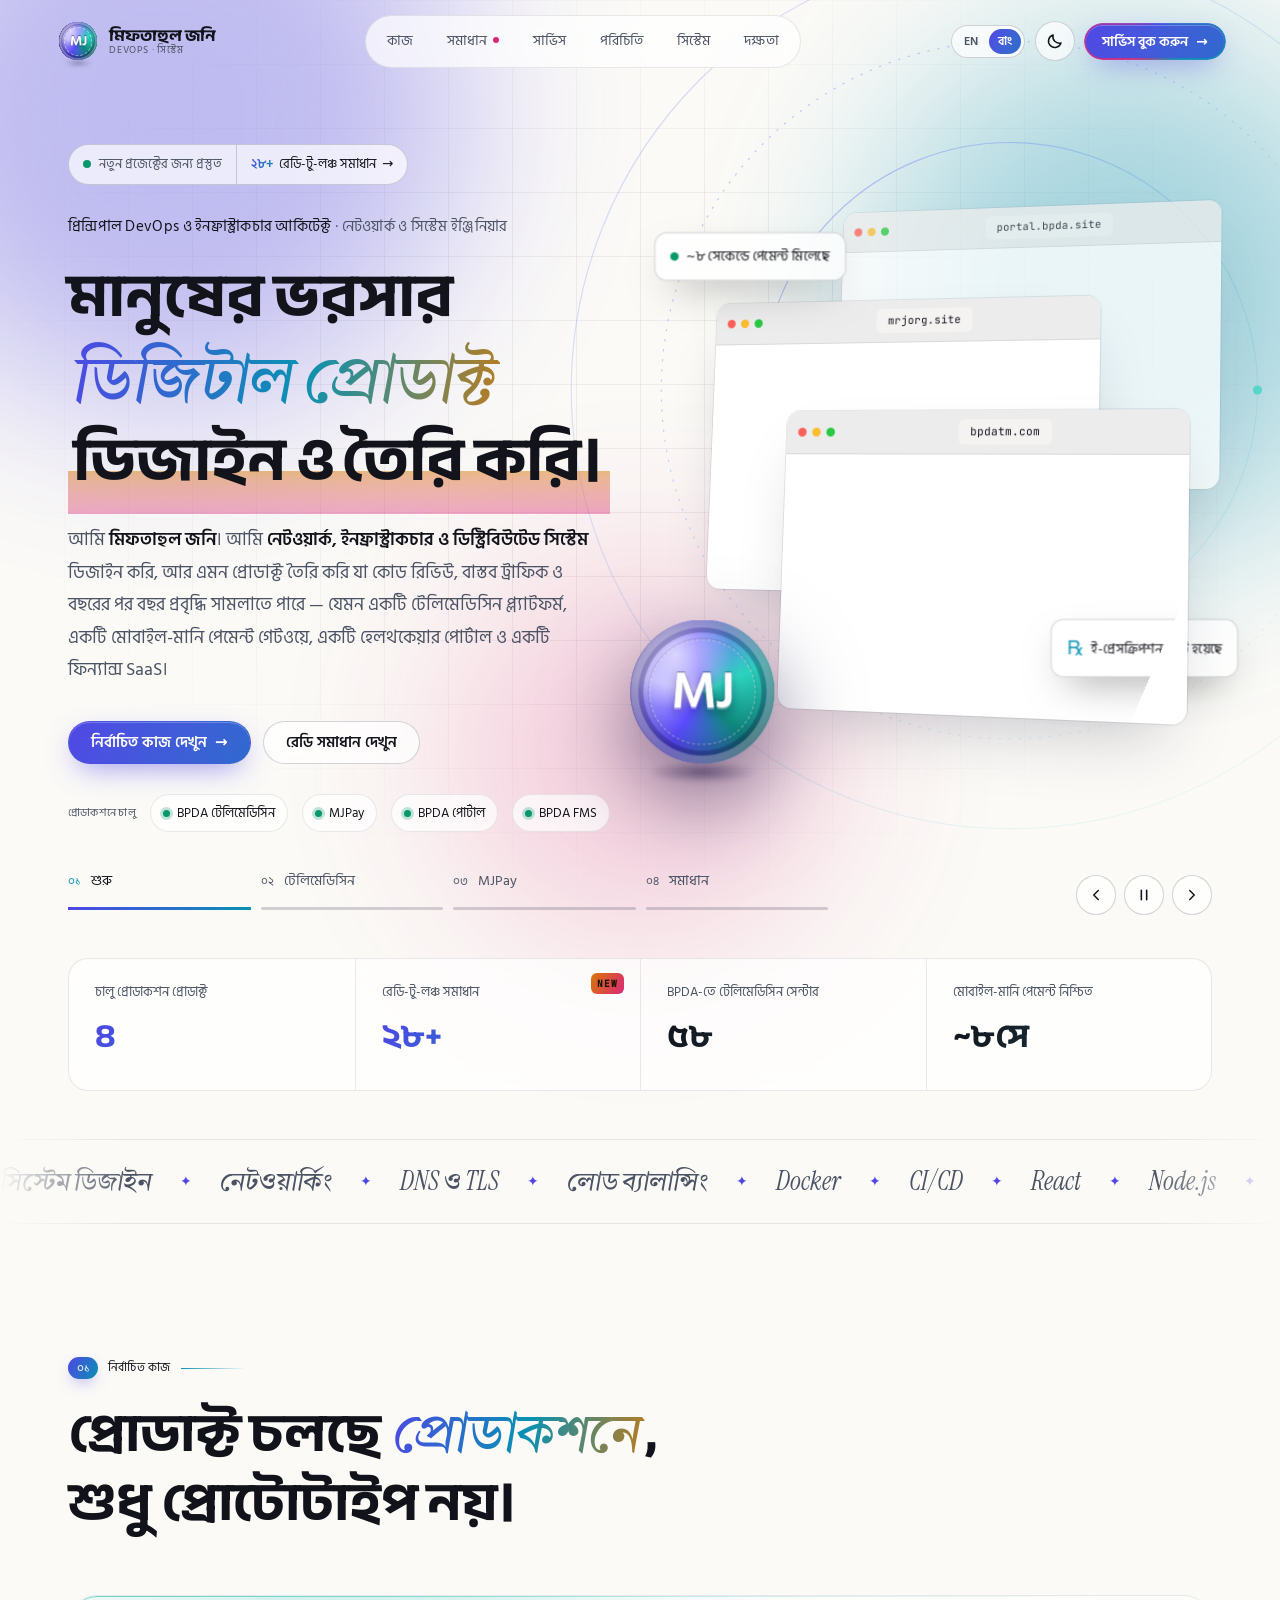
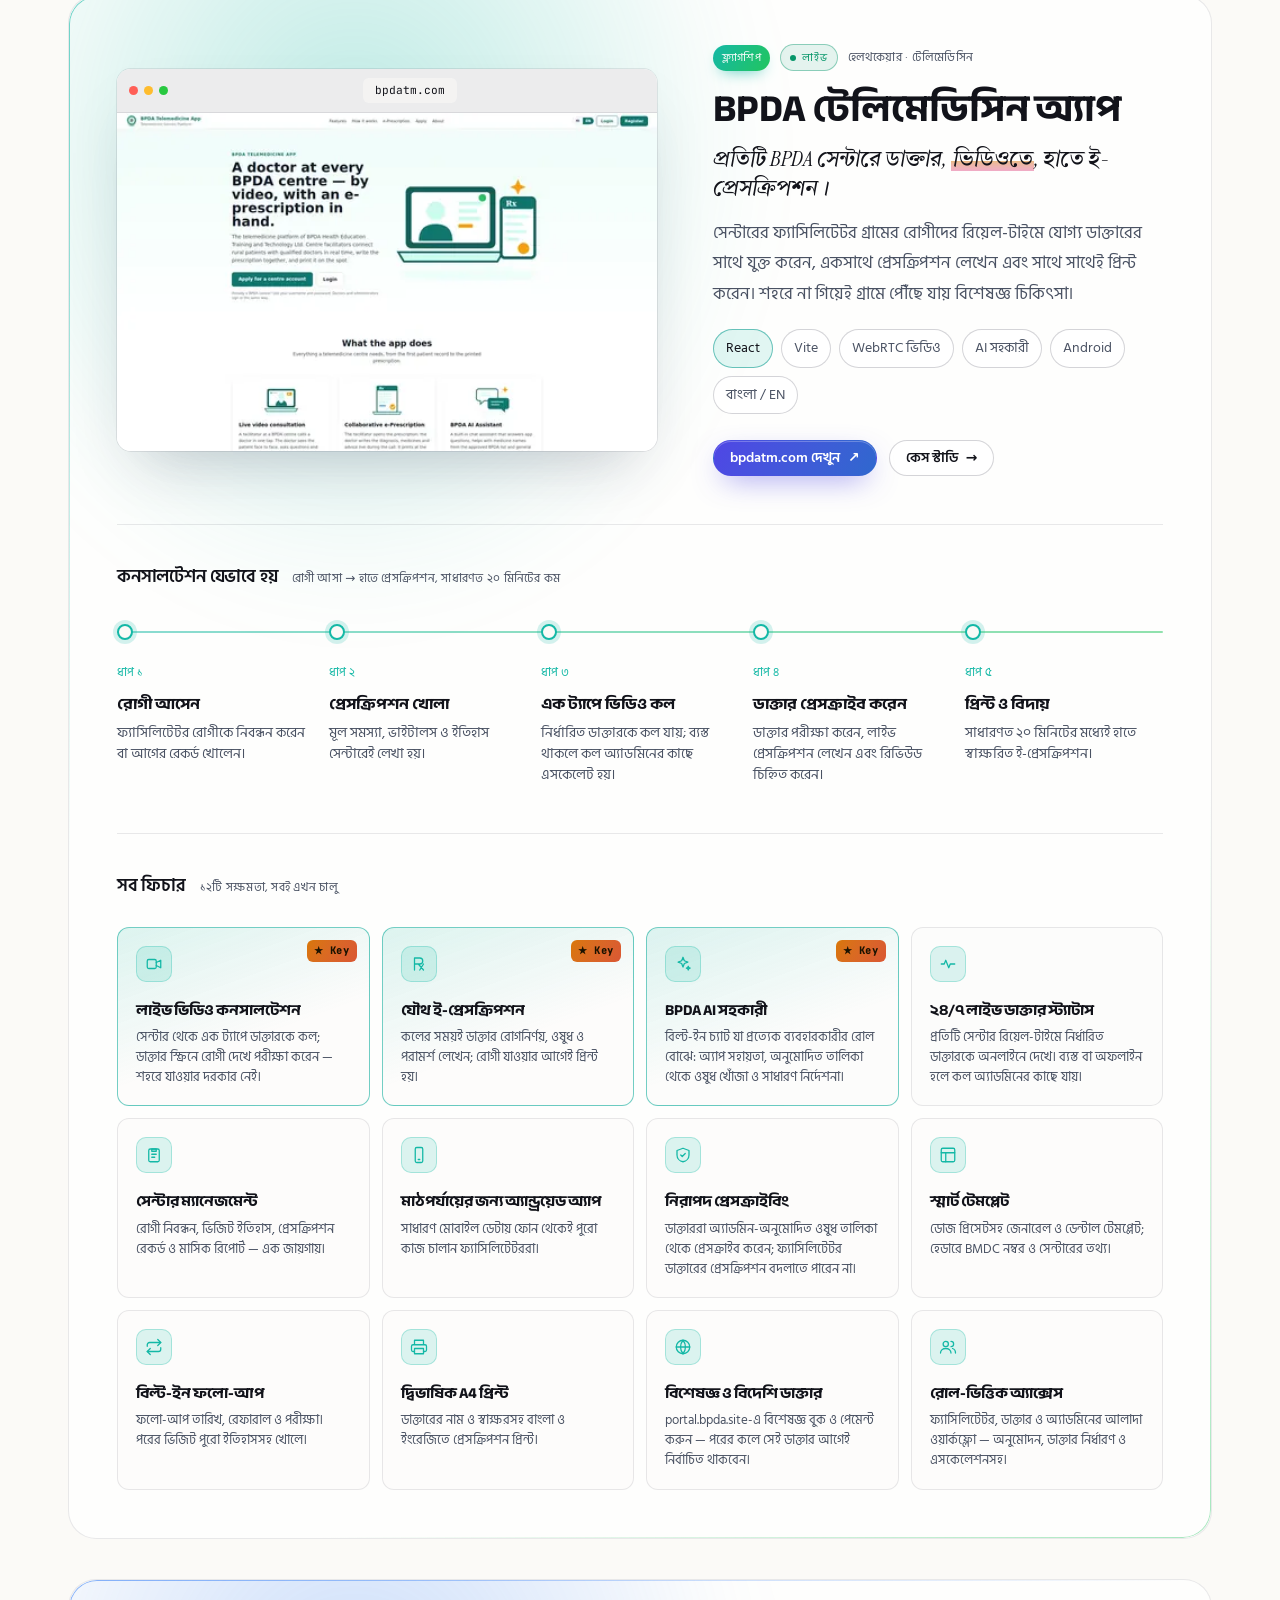
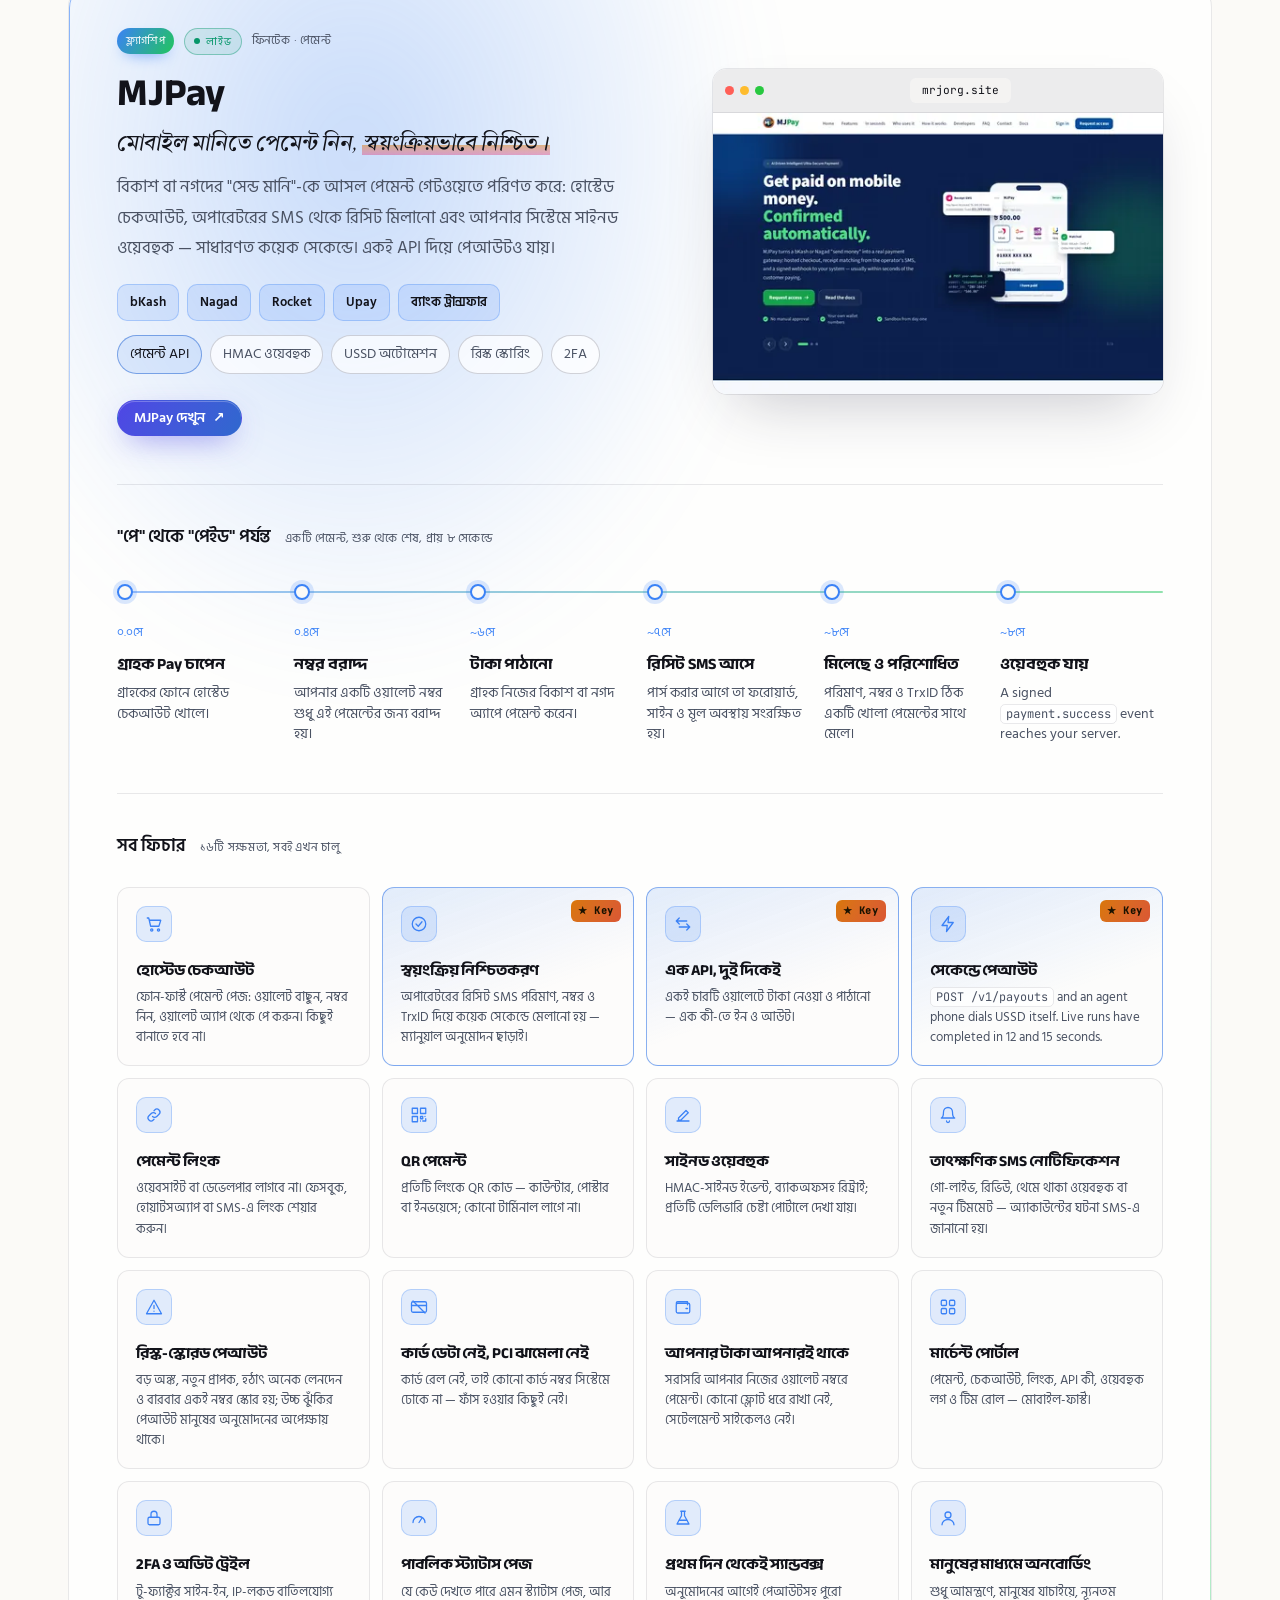
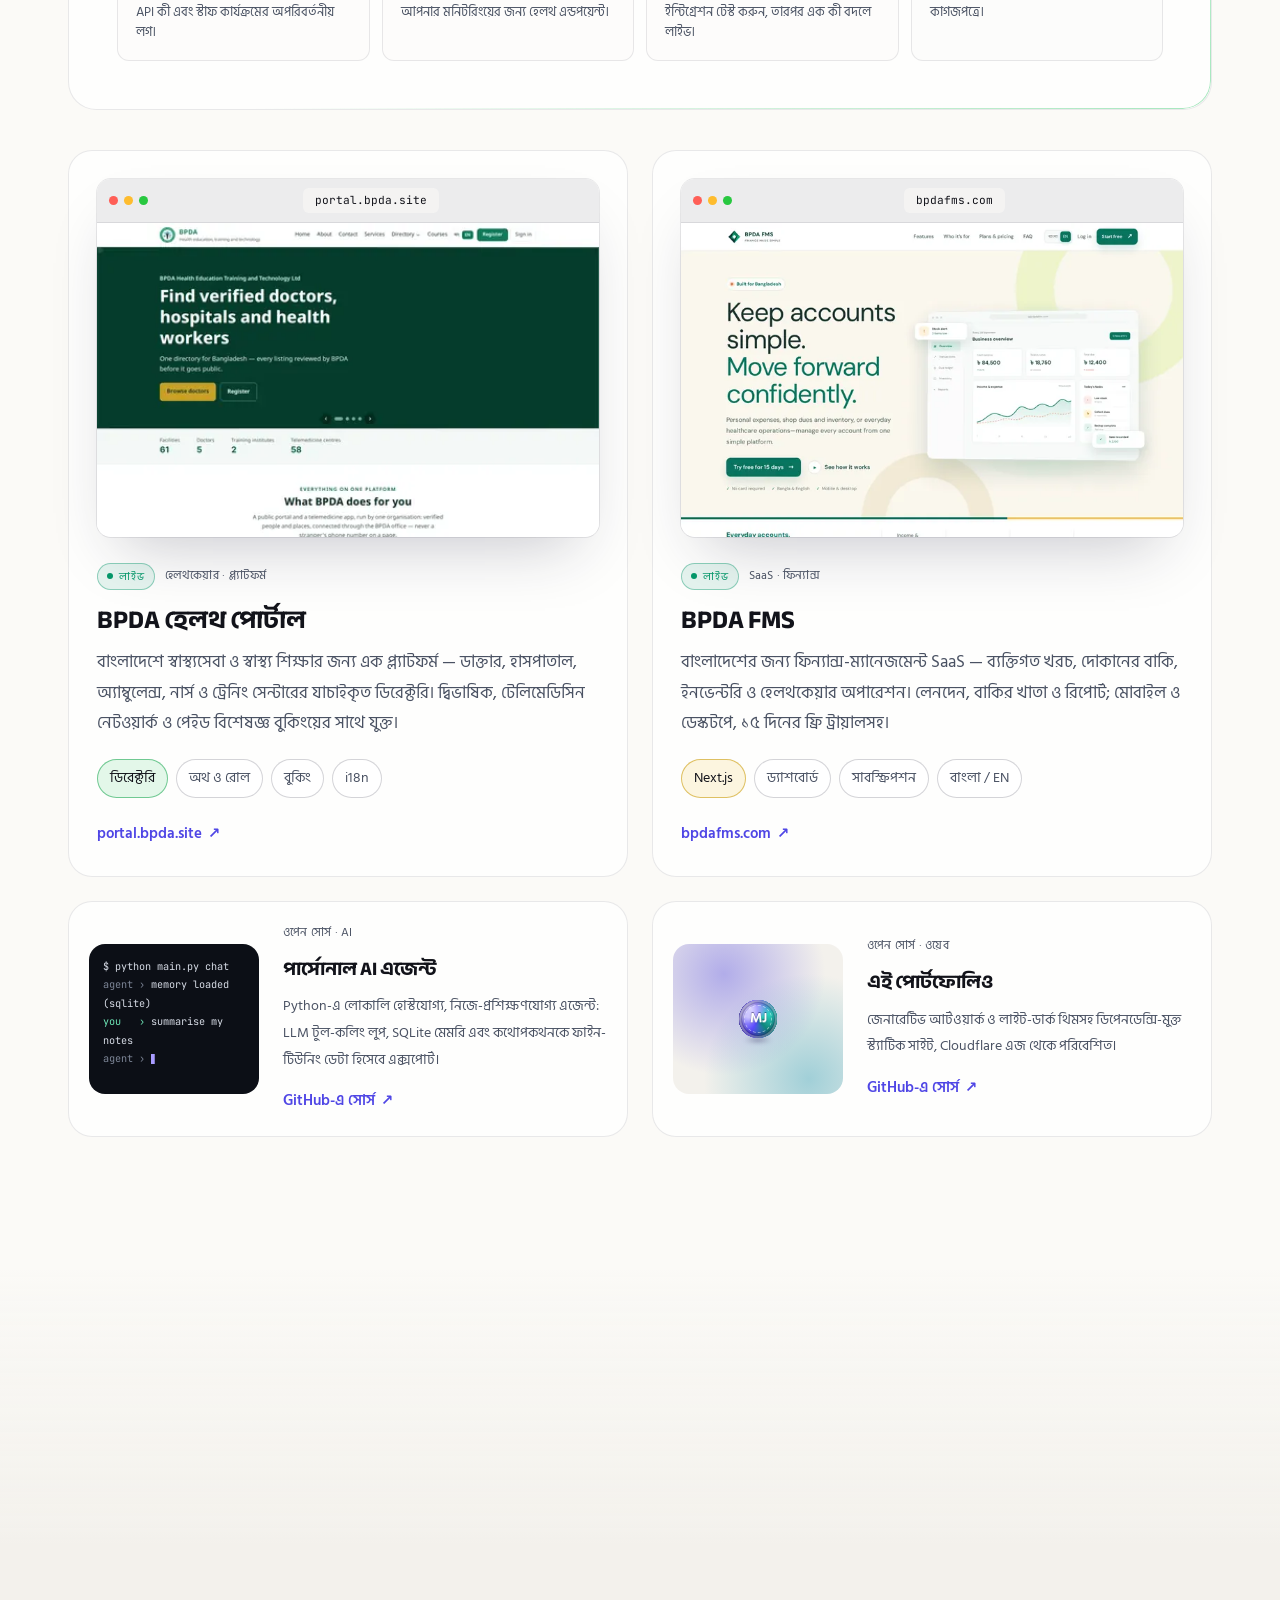
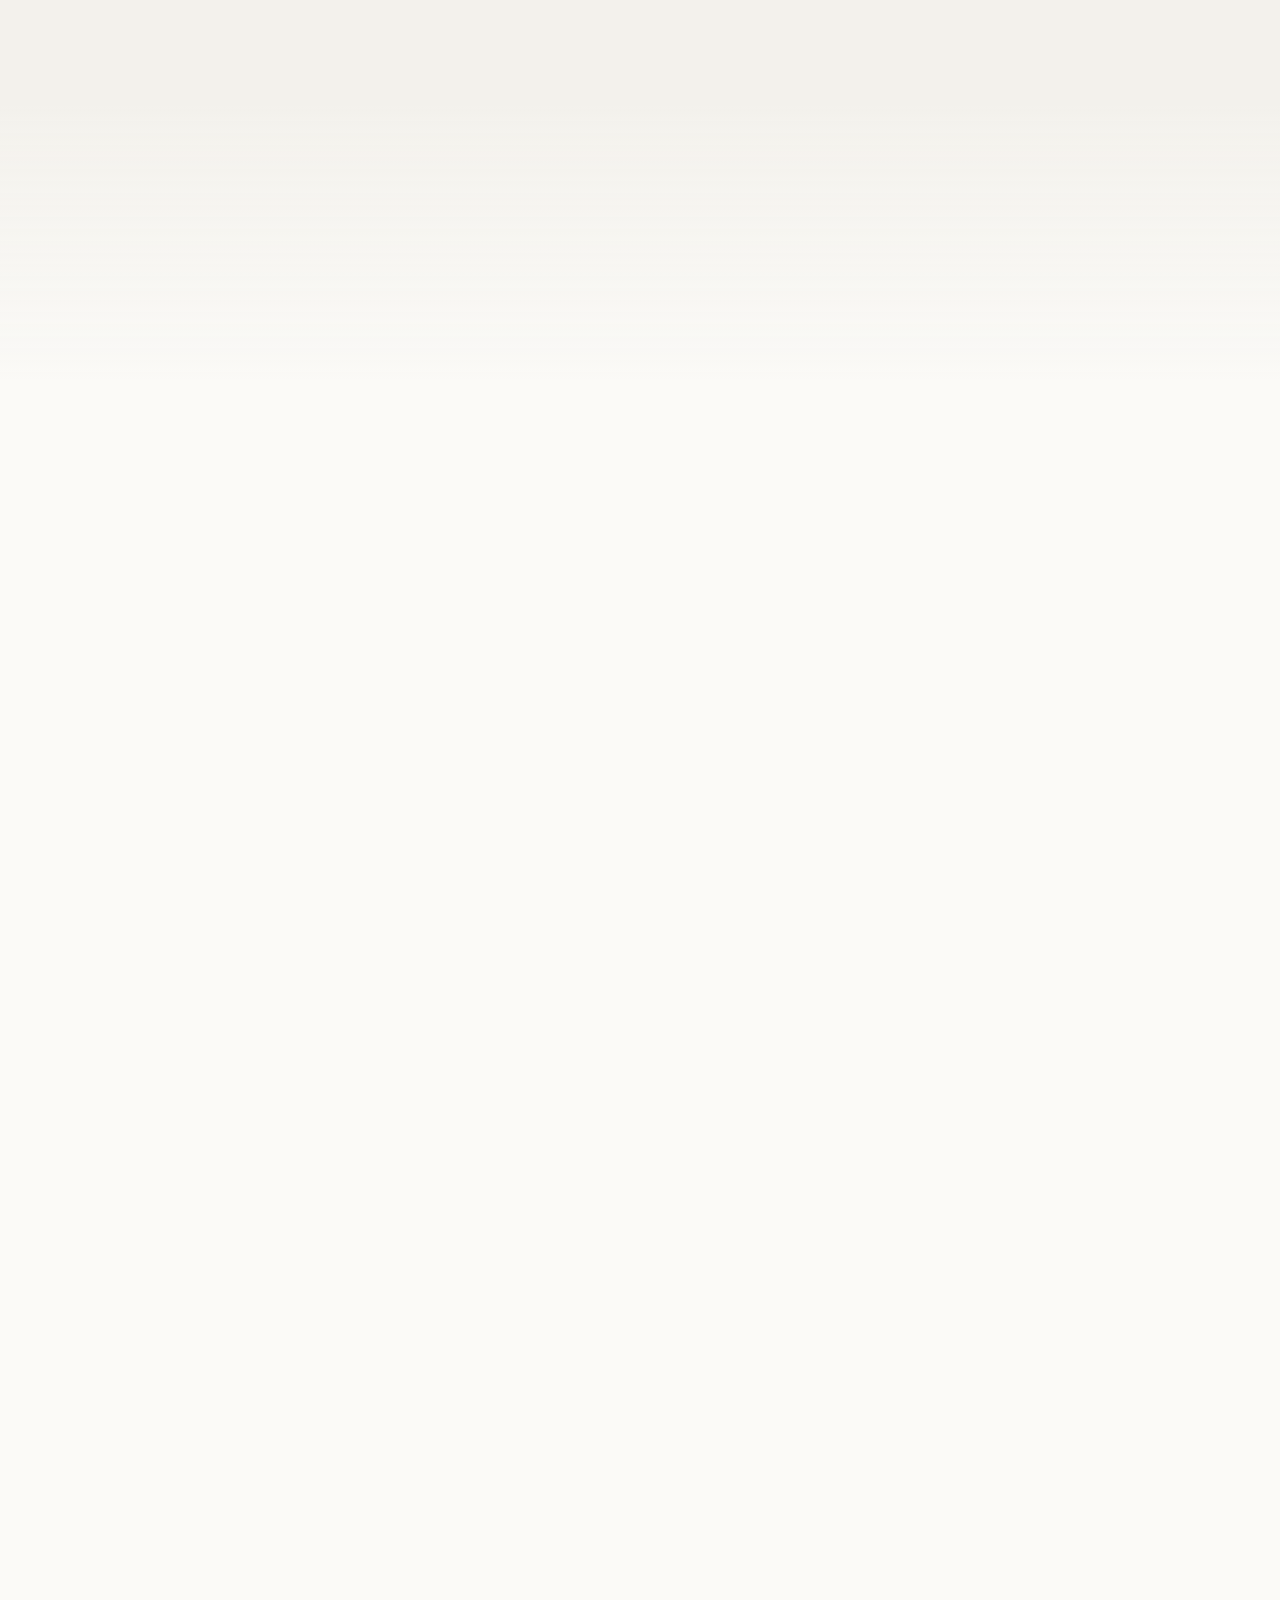
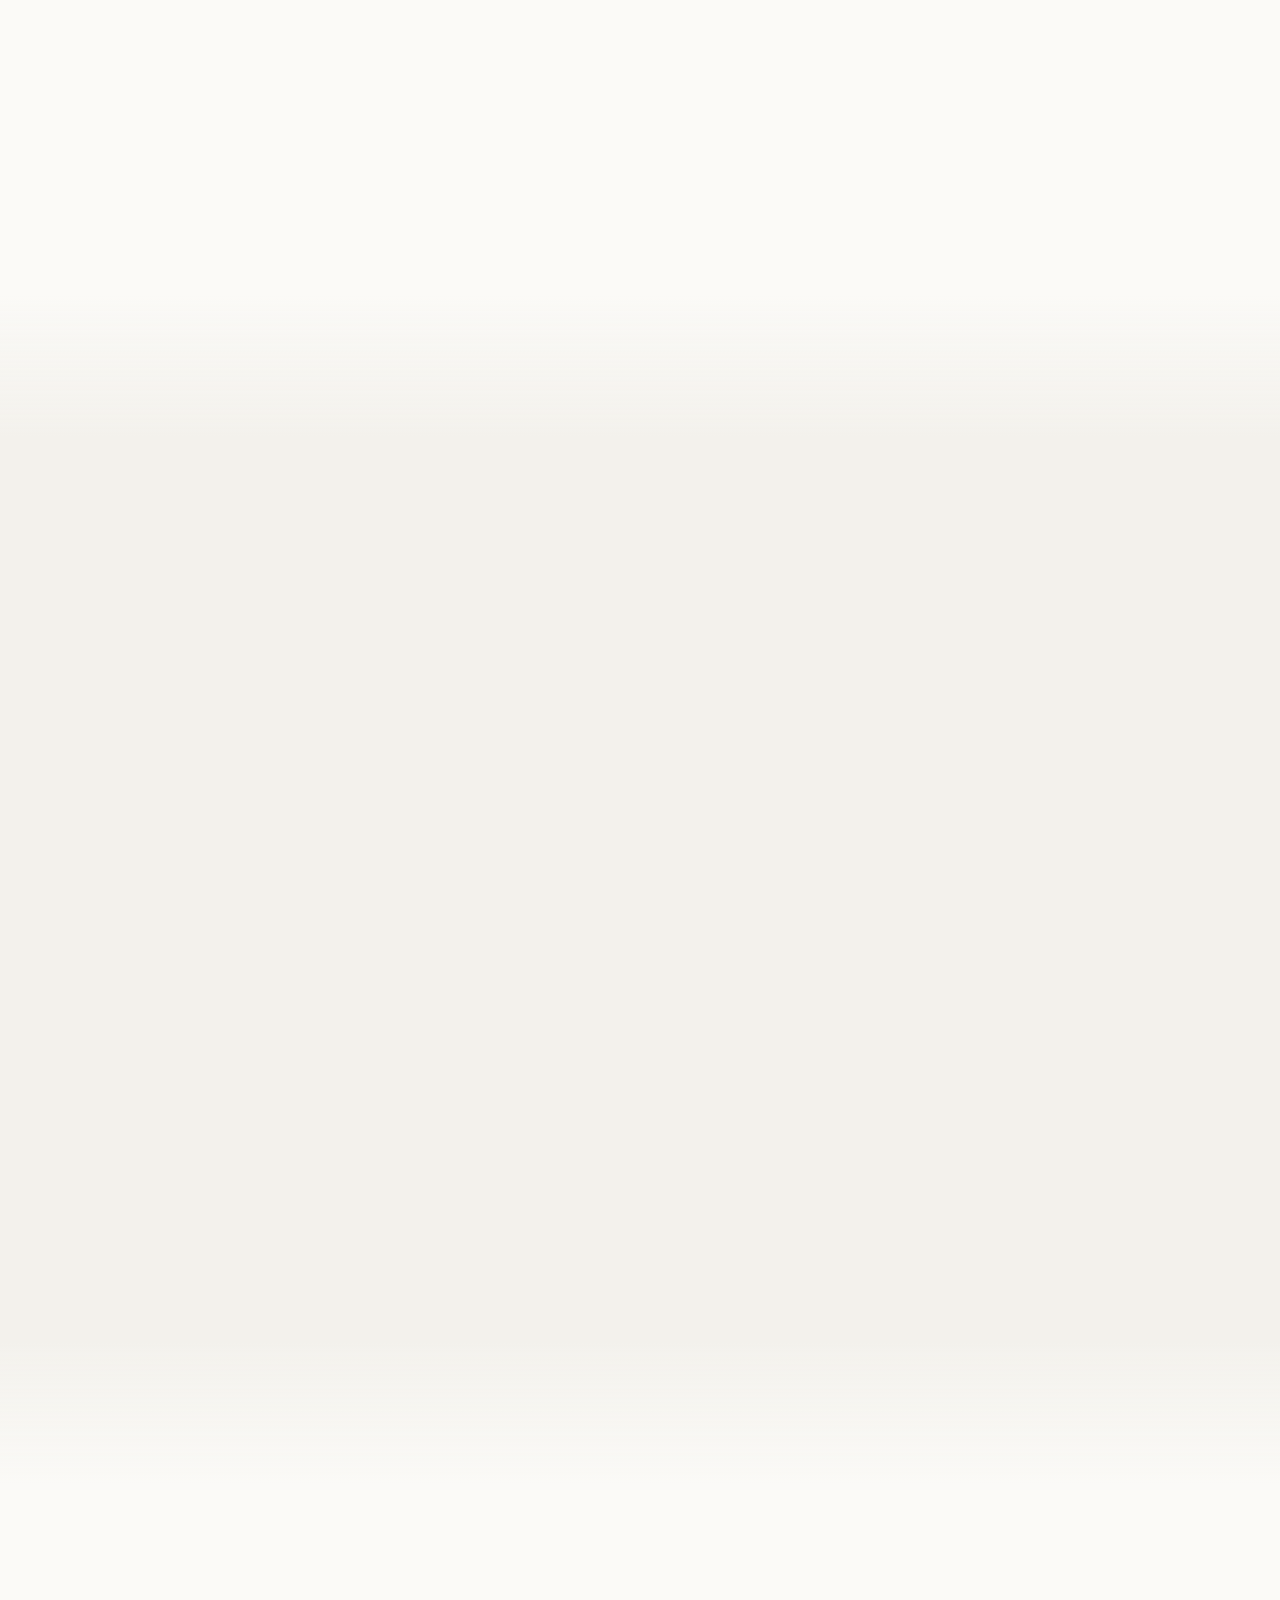
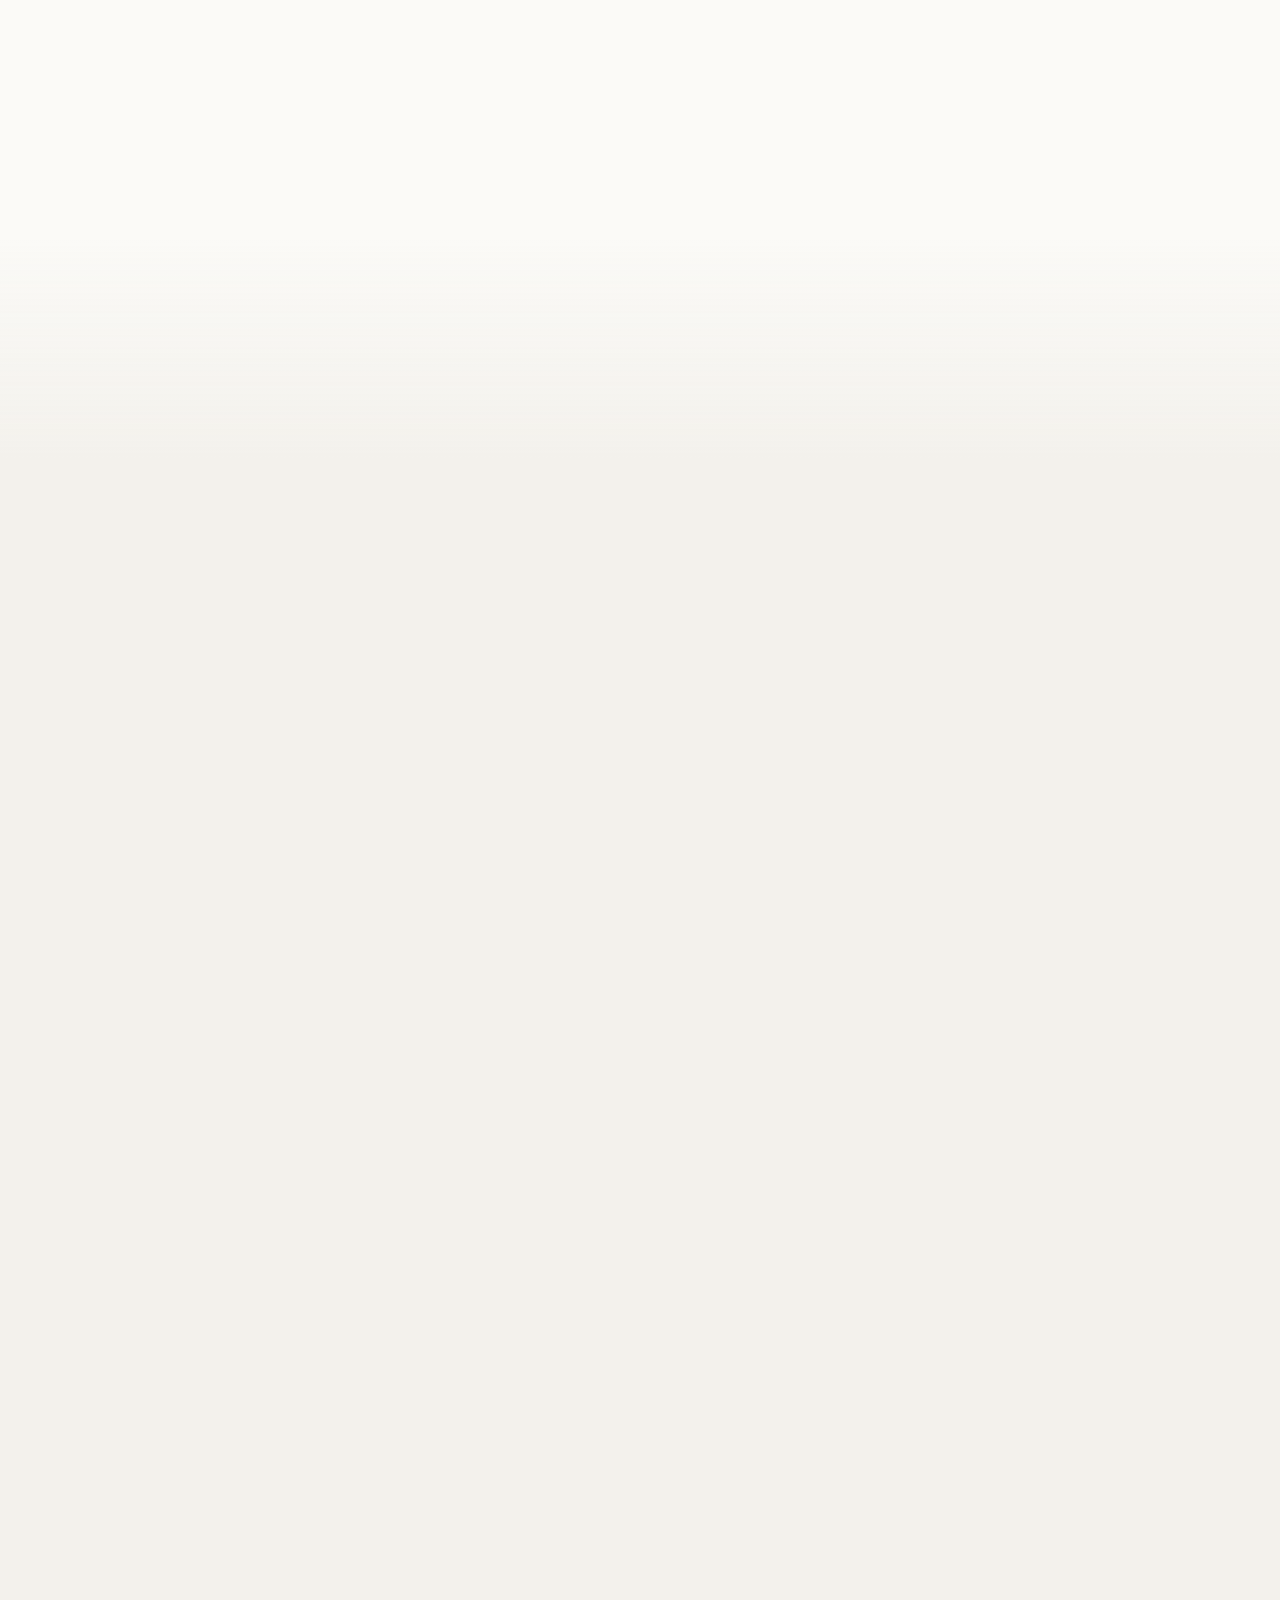
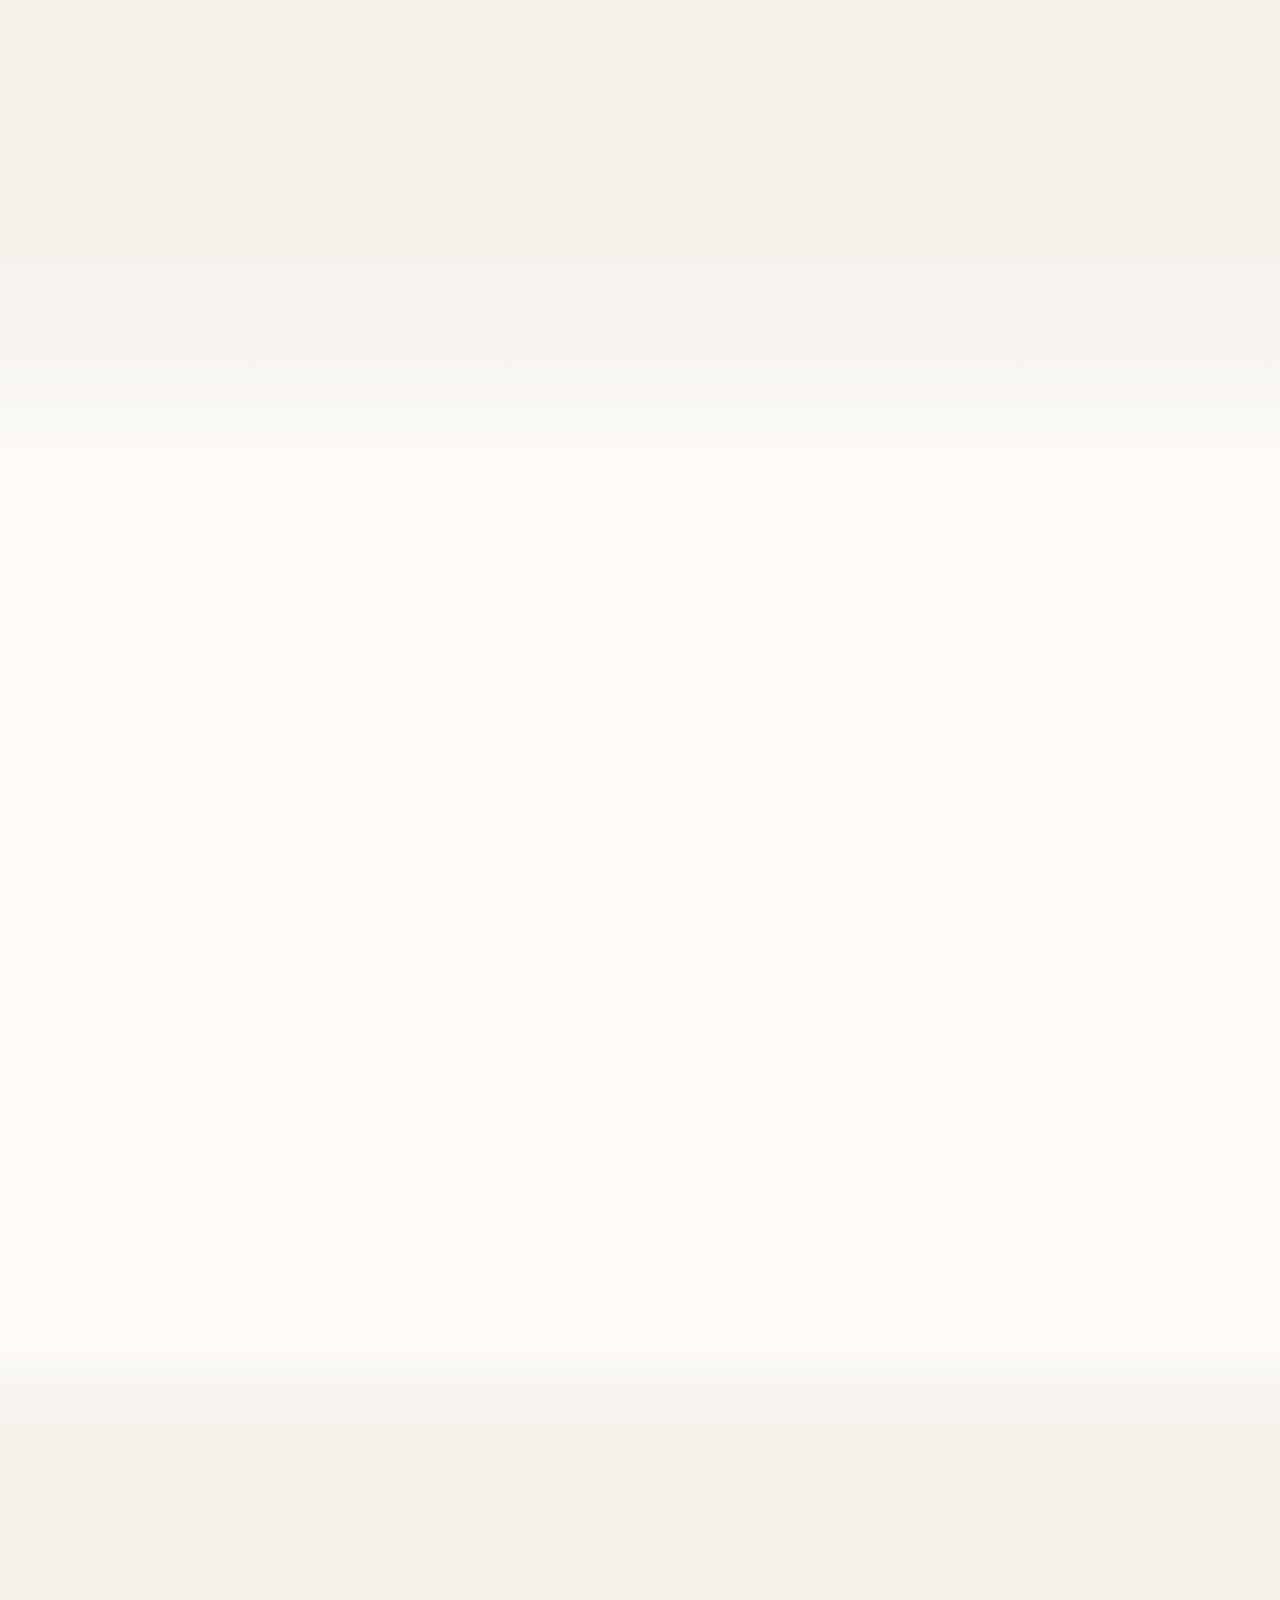
<file: bn/index.html>
<!DOCTYPE html>
<!-- Generated by scripts/build-bn.py from index.html + i18n/bn.json. Do not edit by hand. -->
<html lang="bn">
<head>
  <meta charset="UTF-8">
  <meta name="viewport" content="width=device-width, initial-scale=1.0, viewport-fit=cover">
  <title>মিফতাহুল জনি — প্রিন্সিপাল DevOps ও ইনফ্রাস্ট্রাকচার আর্কিটেক্ট</title>
  <meta name="description" content="মিফতাহুল জনি — রংপুর, বাংলাদেশের প্রিন্সিপাল DevOps ও ইনফ্রাস্ট্রাকচার আর্কিটেক্ট, নেটওয়ার্ক ও সিস্টেম ইঞ্জিনিয়ার। BPDA টেলিমেডিসিন, MJPay, BPDA হেলথ পোর্টাল ও BPDA FMS-এর নির্মাতা।">
  <meta name="author" content="Miftahul Jony">
  <link rel="canonical" href="https://mjony3.com/bn/">
  <link rel="alternate" hreflang="en" href="https://mjony3.com/">
  <link rel="alternate" hreflang="bn" href="https://mjony3.com/bn/">
  <link rel="alternate" hreflang="x-default" href="https://mjony3.com/">
  <meta name="theme-color" content="#07080c">

  <meta property="og:type" content="website">
  <meta property="og:locale" content="bn_BD">
  <meta property="og:locale" content="en_US">
  <meta property="og:locale:alternate" content="bn_BD">
  <meta property="og:url" content="https://mjony3.com/bn/">
  <meta property="og:title" content="মিফতাহুল জনি — প্রিন্সিপাল DevOps ও ইনফ্রাস্ট্রাকচার আর্কিটেক্ট">
  <meta property="og:description" content="হেলথকেয়ার, SaaS ও ফিনটেক প্রোডাক্ট — শুরু থেকে প্রোডাকশন পর্যন্ত, রংপুর থেকে।">
  <meta property="og:image" content="https://mjony3.com/assets/work/bpda-telemedicine.webp">
  <meta name="twitter:card" content="summary_large_image">

  <link rel="icon" href="../favicon.svg" type="image/svg+xml">
  <link rel="preload" href="../fonts/anek-bangla-bengali-700-b9cc08db74.woff2" as="font" type="font/woff2" crossorigin>
  <link rel="stylesheet" href="../css/style.css?v=50f298f7c9">
  <script src="../js/theme.js?v=811c5ee647"></script>

  <script type="application/ld+json">
  {
    "@context": "https://schema.org",
    "@type": "Person",
    "name": "Miftahul Jony",
    "jobTitle": "Principal DevOps & Infrastructure Architect",
    "url": "https://mjony3.com",
    "address": { "@type": "PostalAddress", "addressLocality": "Rangpur", "addressCountry": "BD" },
    "sameAs": ["https://github.com/miftahuljony3"]
  }
  </script>
</head>
<body>
  <a href="#main" class="skip-link">মূল বিষয়ে যান</a>
  <div class="grain" aria-hidden="true"></div>
  <div class="scroll-progress" id="scroll-progress" aria-hidden="true"></div>

  <header class="navbar" id="navbar">
    <div class="container nav-container">
      <a href="#top" class="nav-logo">
        <span class="coin" aria-hidden="true"><span class="coin-body"><span class="coin-face coin-front"><b>MJ</b></span><span class="coin-edge"><i></i><i></i><i></i><i></i><i></i><i></i><i></i><i></i><i></i><i></i></span><span class="coin-face coin-back"><b>MJ</b></span></span></span><span class="logo-text">মিফতাহুল জনি<small>DevOps · সিস্টেম</small></span>
      </a>
      <nav aria-label="প্রধান মেনু">
        <ul class="nav-menu" id="nav-menu">
          <li><a href="#work" class="nav-link">কাজ</a></li>
          <li><a href="#solutions" class="nav-link hot">সমাধান</a></li>
          <li><a href="#services" class="nav-link">সার্ভিস</a></li>
          <li><a href="#about" class="nav-link">পরিচিতি</a></li>
          <li><a href="#systems" class="nav-link">সিস্টেম</a></li>
          <li><a href="#skills" class="nav-link">দক্ষতা</a></li>
          <li class="nav-only-mobile"><a href="#contact" class="nav-link">যোগাযোগ</a></li>
        </ul>
      </nav>
      <div class="nav-actions">
        <a class="lang-switch" href="../" hreflang="en"><span lang="en">EN</span><span class="is-on" lang="bn">বাং</span><span class="sr-only" lang="en"> (English version)</span></a>
        <button class="icon-btn" id="theme-toggle" type="button" aria-label="রঙের থিম বদলান">
          <svg class="icon-sun" viewBox="0 0 24 24" width="18" height="18" aria-hidden="true"><circle cx="12" cy="12" r="4.5" fill="none" stroke="currentColor" stroke-width="2"/><path d="M12 2v2.5M12 19.5V22M2 12h2.5M19.5 12H22M4.9 4.9l1.8 1.8M17.3 17.3l1.8 1.8M4.9 19.1l1.8-1.8M17.3 6.7l1.8-1.8" stroke="currentColor" stroke-width="2" stroke-linecap="round"/></svg>
          <svg class="icon-moon" viewBox="0 0 24 24" width="18" height="18" aria-hidden="true"><path d="M20 14.5A8.5 8.5 0 0 1 9.5 4a8.5 8.5 0 1 0 10.5 10.5z" fill="none" stroke="currentColor" stroke-width="2" stroke-linejoin="round"/></svg>
        </button>
        <a href="#contact" class="btn btn-primary btn-sm nav-cta btn-glow">সার্ভিস বুক করুন <span aria-hidden="true">→</span></a>
        <button class="icon-btn nav-toggle" id="nav-toggle" type="button" aria-label="মেনু খুলুন" aria-controls="nav-menu" aria-expanded="false">
          <span class="hamburger"></span>
        </button>
      </div>
    </div>
  </header>

  <main id="main">
    <!-- ================= Hero slider ================= -->
    <section class="hero hero-slider" id="top" aria-roledescription="carousel" aria-label="হাইলাইট">
      <div class="hero-art" aria-hidden="true">
        <div class="aurora a1"></div>
        <div class="aurora a2"></div>
        <div class="aurora a3"></div>
        <div class="hero-grid-lines"></div>
        <svg class="orbits" viewBox="0 0 800 800">
          <defs>
            <linearGradient id="og" x1="0" y1="0" x2="1" y2="1">
              <stop offset="0" stop-color="#8b7bff" stop-opacity=".8"/>
              <stop offset="1" stop-color="#2dd4bf" stop-opacity=".08"/>
            </linearGradient>
          </defs>
          <circle cx="400" cy="400" r="220" fill="none" stroke="url(#og)"/>
          <circle cx="400" cy="400" r="310" fill="none" stroke="url(#og)" stroke-dasharray="2 7"/>
          <circle cx="400" cy="400" r="390" fill="none" stroke="url(#og)" opacity=".6"/>
          <g class="orbit-spin"><circle cx="620" cy="400" r="4" fill="#2dd4bf"/></g>
          <g class="orbit-spin slow"><circle cx="400" cy="90" r="3" fill="#8b7bff"/></g>
        </svg>
      </div>

      <div class="slides" id="hero-slides" aria-live="off">
        <div class="slide is-active is-initial" id="slide-1" role="group" aria-roledescription="slide" aria-label="৪টির ১ম: পরিচিতি" data-label="শুরু">
          <div class="container hero-layout">
            <div class="hero-content">
          <p class="eyebrow eyebrow-split anim" style="--i:1"><span><span class="status-dot"></span> নতুন প্রজেক্টের জন্য প্রস্তুত</span><a href="#solutions"><b>২৮+</b> রেডি-টু-লঞ্চ সমাধান <span aria-hidden="true">→</span></a></p>
          <p class="hero-role anim" style="--i:2"><b>প্রিন্সিপাল DevOps ও ইনফ্রাস্ট্রাকচার আর্কিটেক্ট</b> · নেটওয়ার্ক ও সিস্টেম ইঞ্জিনিয়ার</p>
          <h1 class="hero-name anim" style="--i:3">
            মানুষের ভরসার <em class="serif">ডিজিটাল প্রোডাক্ট</em> <span class="hl">ডিজাইন ও তৈরি করি।</span>
          </h1>
          <p class="hero-description anim" style="--i:4">
            আমি <strong>মিফতাহুল জনি</strong>। আমি <strong>নেটওয়ার্ক, ইনফ্রাস্ট্রাকচার ও ডিস্ট্রিবিউটেড সিস্টেম</strong> ডিজাইন করি, আর এমন প্রোডাক্ট তৈরি করি যা কোড রিভিউ, বাস্তব ট্রাফিক ও বছরের পর বছর প্রবৃদ্ধি সামলাতে পারে — যেমন একটি টেলিমেডিসিন প্ল্যাটফর্ম, একটি মোবাইল-মানি পেমেন্ট গেটওয়ে, একটি হেলথকেয়ার পোর্টাল ও একটি ফিন্যান্স SaaS।
          </p>
          <div class="hero-cta anim" style="--i:5">
            <a href="#work" class="btn btn-primary">নির্বাচিত কাজ দেখুন <span aria-hidden="true">→</span></a>
            <a href="#solutions" class="btn btn-ghost">রেডি সমাধান দেখুন</a>
          </div>
          <div class="trust anim" style="--i:6">
            <span class="trust-label">প্রোডাকশনে চালু</span>
            <a href="https://bpdatm.com" target="_blank" rel="noopener noreferrer"><span class="live-dot"></span>BPDA টেলিমেডিসিন</a>
            <a href="https://mrjorg.site" target="_blank" rel="noopener noreferrer"><span class="live-dot"></span>MJPay</a>
            <a href="https://portal.bpda.site" target="_blank" rel="noopener noreferrer"><span class="live-dot"></span>BPDA পোর্টাল</a>
            <a href="https://bpdafms.com" target="_blank" rel="noopener noreferrer"><span class="live-dot"></span>BPDA FMS</a>
          </div>
            </div>
        <div class="hero-stage art3d" aria-hidden="true">
          <figure class="float-frame f1" data-depth="14">
            <div class="frame-bar"><span></span><span></span><span></span><em>portal.bpda.site</em></div>
            <img src="../assets/work/bpda-portal-sm.webp" srcset="../assets/work/bpda-portal-xs.webp 480w, ../assets/work/bpda-portal-sm.webp 720w" sizes="(max-width: 560px) 78vw, (max-width: 1080px) 60vw, 34vw" decoding="async" alt="" width="720" height="450">
          </figure>
          <figure class="float-frame f2" data-depth="28">
            <div class="frame-bar"><span></span><span></span><span></span><em>mrjorg.site</em></div>
            <img src="../assets/work/mjpay-sm.webp" srcset="../assets/work/mjpay-xs.webp 480w, ../assets/work/mjpay-sm.webp 720w" sizes="(max-width: 560px) 78vw, (max-width: 1080px) 60vw, 34vw" decoding="async" alt="" width="720" height="450">
          </figure>
          <figure class="float-frame f3" data-depth="44">
            <div class="frame-bar"><span></span><span></span><span></span><em>bpdatm.com</em></div>
            <img src="../assets/work/bpda-telemedicine-sm.webp" srcset="../assets/work/bpda-telemedicine-xs.webp 480w, ../assets/work/bpda-telemedicine-sm.webp 720w" sizes="(max-width: 560px) 78vw, (max-width: 1080px) 60vw, 34vw" decoding="async" alt="" width="720" height="450">
          </figure>
          <div class="float-chip c-a" data-depth="60"><span class="chip-dot ok"></span> ~৮ সেকেন্ডে পেমেন্ট মিলেছে</div>
          <div class="float-chip c-b" data-depth="36"><span class="chip-rx">℞</span> ই-প্রেসক্রিপশন প্রিন্ট হয়েছে</div>
          <div class="hero-coin" data-depth="70"><span class="coin coin-lg coin-spin" aria-hidden="true"><span class="coin-body"><span class="coin-face coin-front"><b>MJ</b></span><span class="coin-edge"><i></i><i></i><i></i><i></i><i></i><i></i><i></i><i></i><i></i><i></i></span><span class="coin-face coin-back"><b>MJ</b></span></span></span></div>
        </div>
          </div>
        </div>
        <div class="slide" id="slide-2" role="group" aria-roledescription="slide" aria-label="৪টির ২য়: BPDA টেলিমেডিসিন" data-label="টেলিমেডিসিন" aria-hidden="true" inert>
          <div class="container hero-layout">
            <div class="hero-content">
              <p class="slide-kicker anim" style="--i:1"><span class="badge" style="--tint:#14b8a6;--tint2:#22c55e">ফ্ল্যাগশিপ</span><span class="live-badge">লাইভ</span> হেলথকেয়ার · টেলিমেডিসিন</p>
              <h2 class="hero-name anim" style="--i:2">প্রতিটি সেন্টারে ডাক্তার, <em class="serif">ভিডিওতে।</em></h2>
              <p class="hero-description anim" style="--i:3">
                <strong>BPDA টেলিমেডিসিন</strong> গ্রামের রোগীদের রিয়েল-টাইমে যোগ্য ডাক্তারের সাথে যুক্ত করে। ডাক্তার একসাথে ই-প্রেসক্রিপশন লেখেন, আর রোগী যাওয়ার আগেই তা প্রিন্ট হয়ে যায়।
              </p>
              <ul class="slide-points anim" style="--i:4"><li>লাইভ ভিডিও কনসালটেশন</li><li>যৌথ ই-প্রেসক্রিপশন</li><li>রোল-অনুযায়ী AI সহকারী</li><li>২৪/৭ ডাক্তার স্ট্যাটাস ও এসকেলেশন</li></ul>
              <div class="hero-cta anim" style="--i:5">
                <a href="https://bpdatm.com" class="btn btn-primary" target="_blank" rel="noopener noreferrer">bpdatm.com দেখুন <span aria-hidden="true">↗</span></a>
                <a href="../case-studies/bpda-smart-app" class="btn btn-ghost">কেস স্টাডি পড়ুন</a>
              </div>
            </div>
            <div class="art3d art-tele" aria-hidden="true">
              <div class="tele-ring"></div>
              <figure class="tele-screen" data-depth="18">
                <div class="frame-bar"><span></span><span></span><span></span><em>bpdatm.com</em></div>
                <img src="../assets/work/bpda-telemedicine-sm.webp" srcset="../assets/work/bpda-telemedicine-xs.webp 480w, ../assets/work/bpda-telemedicine-sm.webp 720w" sizes="(max-width: 560px) 78vw, (max-width: 1080px) 60vw, 34vw" decoding="async" alt="" width="720" height="450" loading="lazy">
              </figure>
              <div class="glass-card g-doc" data-depth="46"><span class="avatar">ডা.</span><div><b>নির্ধারিত ডাক্তার</b><small><span class="live-dot"></span> এখন অনলাইনে</small></div></div>
              <div class="glass-card g-call" data-depth="60"><span class="rec"></span><div><b>ভিডিও কনসালটেশন</b><small class="mono">00:12:48</small></div></div>
              <div class="glass-card g-rx" data-depth="34"><span class="rx-big">℞</span><div><b>ই-প্রেসক্রিপশন</b><small>রিভিউ সম্পন্ন · A4 প্রিন্ট হচ্ছে</small></div></div>
            </div>
          </div>
        </div>
        <div class="slide" id="slide-3" role="group" aria-roledescription="slide" aria-label="৪টির ৩য়: MJPay" data-label="MJPay" aria-hidden="true" inert>
          <div class="container hero-layout">
            <div class="hero-content">
              <p class="slide-kicker anim" style="--i:1"><span class="badge" style="--tint:#3b82f6;--tint2:#22c55e">ফ্ল্যাগশিপ</span><span class="live-badge">লাইভ</span> ফিনটেক · পেমেন্ট</p>
              <h2 class="hero-name anim" style="--i:2">মোবাইল মানি, <em class="serif">~৮ সেকেন্ডে নিশ্চিত।</em></h2>
              <p class="hero-description anim" style="--i:3">
                <strong>MJPay</strong> বিকাশ বা নগদের "সেন্ড মানি"-কে একটি আসল পেমেন্ট গেটওয়েতে পরিণত করে: হোস্টেড চেকআউট, স্বয়ংক্রিয় রিসিট মিলানো ও সাইনড ওয়েবহুক। একই API দিয়ে পেআউটও পাঠানো যায়।
              </p>
              <ul class="slide-points anim" style="--i:4"><li>বিকাশ · নগদ · রকেট · উপায়</li><li>সাইনড ওয়েবহুক</li><li>১২–১৫ সেকেন্ডে পেআউট</li><li>কার্ড ডেটা নেই, PCI ঝামেলা নেই</li></ul>
              <div class="hero-cta anim" style="--i:5">
                <a href="https://mrjorg.site" class="btn btn-primary" target="_blank" rel="noopener noreferrer">MJPay দেখুন <span aria-hidden="true">↗</span></a>
                <a href="#systems" class="btn btn-ghost">আর্কিটেকচার দেখুন</a>
              </div>
            </div>
            <div class="art3d art-pay" aria-hidden="true">
              <div class="phone" data-depth="20">
                <div class="phone-notch"></div>
                <div class="phone-ui">
                  <div class="pu-head"><b>MJPay</b><span>সুরক্ষিত</span></div>
                  <p class="pu-shop">ডেমো শপ · INV-1042</p>
                  <p class="pu-amt">৳ 500.00</p>
                  <div class="pu-wallets"><span class="on">bKash</span><span>Nagad</span><span>Rocket</span><span>Upay</span></div>
                  <div class="pu-field"><small>এই নম্বরে টাকা পাঠান</small>01XXX XXX XXX</div>
                  <div class="pu-field"><small>ট্রানজ্যাকশন আইডি</small>DIL2PE6KQQ</div>
                  <div class="pu-btn">পেমেন্ট করেছি</div>
                  <div class="pu-ok">✓ মিলেছে · অর্ডার পরিশোধিত</div>
                </div>
              </div>
              <div class="pay-coin" data-depth="64"><span class="coin coin-lg coin-spin coin-taka" aria-hidden="true"><span class="coin-body"><span class="coin-face coin-front"><b>৳</b></span><span class="coin-edge"><i></i><i></i><i></i><i></i><i></i><i></i><i></i><i></i><i></i><i></i></span><span class="coin-face coin-back"><b>৳</b></span></span></span></div>
              <pre class="glass-card g-hook" data-depth="44"><span class="t-ok">POST</span> /your-webhook · 200
event: "payment.paid"
order: "INV-1042"
amount: "500.00"</pre>
              <div class="glass-card g-sms" data-depth="36"><span class="avatar sms">SMS</span><div><b>রিসিট মিলেছে</b><small>৳৫০০ · বিকাশ · TrxID ✓</small></div></div>
            </div>
          </div>
        </div>
        <div class="slide" id="slide-4" role="group" aria-roledescription="slide" aria-label="৪টির ৪র্থ: রেডি-টু-লঞ্চ সমাধান" data-label="সমাধান" aria-hidden="true" inert>
          <div class="container hero-layout">
            <div class="hero-content">
              <p class="slide-kicker anim" style="--i:1"><span class="badge" style="--tint:#f59e0b;--tint2:#f472b6">২৮+ রেডি</span> রেডি-টু-লঞ্চ সমাধান</p>
              <h2 class="hero-name anim" style="--i:2">রেডিমেড প্ল্যাটফর্ম, <em class="serif">দ্রুত লঞ্চ।</em></h2>
              <p class="hero-description anim" style="--i:3">
                শুরু করুন একটি <strong>প্রমাণিত কোডবেস</strong> থেকে: হাসপাতাল, স্কুল, ISP বিলিং, POS, ই-কমার্স, কুরিয়ার, পেমেন্ট গেটওয়ে ও আরও অনেক কিছু। আমি আপনার ব্র্যান্ড অনুযায়ী কাস্টমাইজ করে, ডিপ্লয় করে হস্তান্তর করি।
              </p>
              <ul class="slide-points anim" style="--i:4"><li>কমার্স ও পেমেন্ট</li><li>স্বাস্থ্য ও শিক্ষা</li><li>ISP, কুরিয়ার ও ট্রাভেল</li><li>মিডিয়া ও ব্যবসা</li></ul>
              <div class="hero-cta anim" style="--i:5">
                <a href="#solutions" class="btn btn-primary">২৮+ সমাধান দেখুন <span aria-hidden="true">→</span></a>
                <a href="#contact" class="btn btn-ghost">ডেমো বুক করুন</a>
              </div>
            </div>
            <div class="art3d art-iso" aria-hidden="true">
              <div class="iso-glow"></div>
              <div class="iso-grid" data-depth="22"><span class="iso-tile" style="--d:0;--tint:#8b7bff"><span class="iso-top"><svg viewBox="0 0 24 24"><path d="M3 4h2l2.5 11h11L21 7H6.5"/><circle cx="9" cy="20" r="1.5"/><circle cx="18" cy="20" r="1.5"/></svg></span><span class="iso-side l"></span><span class="iso-side r"></span></span><span class="iso-tile" style="--d:1;--tint:#2dd4bf"><span class="iso-top"><svg viewBox="0 0 24 24"><rect x="3" y="4" width="18" height="17" rx="2"/><path d="M12 8v6M9 11h6"/></svg></span><span class="iso-side l"></span><span class="iso-side r"></span></span><span class="iso-tile" style="--d:2;--tint:#fbbf24"><span class="iso-top"><svg viewBox="0 0 24 24"><path d="M2 9l10-5 10 5-10 5z"/><path d="M6 11v5c0 1.5 2.7 3 6 3s6-1.5 6-3v-5"/></svg></span><span class="iso-side l"></span><span class="iso-side r"></span></span><span class="iso-tile" style="--d:1;--tint:#7c6cff"><span class="iso-top"><svg viewBox="0 0 24 24"><rect x="2" y="5" width="20" height="14" rx="2"/><path d="M2 10h20M6 15h4"/></svg></span><span class="iso-side l"></span><span class="iso-side r"></span></span><span class="iso-tile" style="--d:2;--tint:#22c55e"><span class="iso-top"><svg viewBox="0 0 24 24"><path d="M2 9a15 15 0 0 1 20 0M5 12.5a10 10 0 0 1 14 0M8.5 16a5 5 0 0 1 7 0"/><circle cx="12" cy="19.5" r="1"/></svg></span><span class="iso-side l"></span><span class="iso-side r"></span></span><span class="iso-tile" style="--d:3;--tint:#38bdf8"><span class="iso-top"><svg viewBox="0 0 24 24"><rect x="4" y="3" width="16" height="12" rx="2"/><path d="M8 19h8M12 15v4M8 8h8"/></svg></span><span class="iso-side l"></span><span class="iso-side r"></span></span><span class="iso-tile" style="--d:2;--tint:#f472b6"><span class="iso-top"><svg viewBox="0 0 24 24"><rect x="4" y="3" width="16" height="15" rx="3"/><path d="M4 11h16M8 21v-3M16 21v-3"/></svg></span><span class="iso-side l"></span><span class="iso-side r"></span></span><span class="iso-tile" style="--d:3;--tint:#22d3ee"><span class="iso-top"><svg viewBox="0 0 24 24"><circle cx="9" cy="8" r="3.5"/><path d="M2 20c0-3.5 3-6 7-6s7 2.5 7 6M16 4.5a3.5 3.5 0 0 1 0 7M18 14c2.5.6 4 2.8 4 6"/></svg></span><span class="iso-side l"></span><span class="iso-side r"></span></span><span class="iso-tile" style="--d:4;--tint:#a78bfa"><span class="iso-top"><svg viewBox="0 0 24 24"><path d="M21 12a8 8 0 0 1-11.6 7.1L4 20l1-4.4A8 8 0 1 1 21 12z"/></svg></span><span class="iso-side l"></span><span class="iso-side r"></span></span></div>
              <div class="glass-card g-count" data-depth="56"><b class="big-num">২৮+</b><div><b>প্ল্যাটফর্ম</b><small>সোর্স রেডি</small></div></div>
              <div class="glass-card g-ship" data-depth="40"><span class="live-dot"></span><div><b>কাস্টমাইজ → ডিপ্লয়</b><small>ডোমেইন · SSL · হস্তান্তর</small></div></div>
            </div>
          </div>
        </div>
      </div>

      <div class="container slider-ui">
        <div class="slider-tabs" role="tablist" aria-label="স্লাইড বেছে নিন">
          <button class="slider-tab is-active" type="button" role="tab" aria-selected="true" aria-controls="slide-1" data-go="0"><span class="st-num">০১</span><span class="st-label">শুরু</span><span class="st-bar"><i></i></span></button>
          <button class="slider-tab" type="button" role="tab" aria-selected="false" aria-controls="slide-2" data-go="1"><span class="st-num">০২</span><span class="st-label">টেলিমেডিসিন</span><span class="st-bar"><i></i></span></button>
          <button class="slider-tab" type="button" role="tab" aria-selected="false" aria-controls="slide-3" data-go="2"><span class="st-num">০৩</span><span class="st-label">MJPay</span><span class="st-bar"><i></i></span></button>
          <button class="slider-tab" type="button" role="tab" aria-selected="false" aria-controls="slide-4" data-go="3"><span class="st-num">০৪</span><span class="st-label">সমাধান</span><span class="st-bar"><i></i></span></button>
        </div>
        <div class="slider-btns">
          <button class="icon-btn" type="button" data-prev aria-label="আগের স্লাইড"><svg viewBox="0 0 24 24" width="18" height="18" aria-hidden="true"><path d="M15 6l-6 6 6 6" fill="none" stroke="currentColor" stroke-width="2" stroke-linecap="round" stroke-linejoin="round"/></svg></button>
          <button class="icon-btn" type="button" data-toggle aria-label="অটোপ্লে থামান"><svg class="i-pause" viewBox="0 0 24 24" width="16" height="16" aria-hidden="true"><path d="M8 5v14M16 5v14" stroke="currentColor" stroke-width="2.4" stroke-linecap="round"/></svg><svg class="i-play" viewBox="0 0 24 24" width="16" height="16" aria-hidden="true"><path d="M7 5l12 7-12 7z" fill="currentColor"/></svg></button>
          <button class="icon-btn" type="button" data-next aria-label="পরের স্লাইড"><svg viewBox="0 0 24 24" width="18" height="18" aria-hidden="true"><path d="M9 6l6 6-6 6" fill="none" stroke="currentColor" stroke-width="2" stroke-linecap="round" stroke-linejoin="round"/></svg></button>
        </div>
      </div>

      <div class="container">
        <dl class="stats reveal">
          <div><dt>চালু প্রোডাকশন প্রোডাক্ট</dt><dd>৪</dd></div>
          <div class="stat-key"><dt>রেডি-টু-লঞ্চ সমাধান</dt><dd>২৮+</dd></div>
          <div><dt>BPDA-তে টেলিমেডিসিন সেন্টার</dt><dd>৫৮</dd></div>
          <div><dt>মোবাইল-মানি পেমেন্ট নিশ্চিত</dt><dd>~৮সে</dd></div>
        </dl>
      </div>
    </section>

    <!-- Marquee -->
    <div class="marquee" aria-hidden="true">
      <div class="marquee-track">
        <span>সিস্টেম ডিজাইন</span><i>✦</i><span>নেটওয়ার্কিং</span><i>✦</i><span>DNS ও TLS</span><i>✦</i><span>লোড ব্যালান্সিং</span><i>✦</i><span>Docker</span><i>✦</i><span>CI/CD</span><i>✦</i><span>React</span><i>✦</i><span>Node.js</span><i>✦</i><span>Python</span><i>✦</i><span>ভিডিও কলিং</span><i>✦</i><span>পেমেন্ট API</span><i>✦</i><span>Webhooks</span><i>✦</i><span>SQL</span><i>✦</i><span>AI সহকারী</span><i>✦</i><span>Android</span><i>✦</i><span>Cloudflare</span><i>✦</i>
        <span>সিস্টেম ডিজাইন</span><i>✦</i><span>নেটওয়ার্কিং</span><i>✦</i><span>DNS ও TLS</span><i>✦</i><span>লোড ব্যালান্সিং</span><i>✦</i><span>Docker</span><i>✦</i><span>CI/CD</span><i>✦</i><span>React</span><i>✦</i><span>Node.js</span><i>✦</i><span>Python</span><i>✦</i><span>ভিডিও কলিং</span><i>✦</i><span>পেমেন্ট API</span><i>✦</i><span>Webhooks</span><i>✦</i><span>SQL</span><i>✦</i><span>AI সহকারী</span><i>✦</i><span>Android</span><i>✦</i><span>Cloudflare</span><i>✦</i>
      </div>
    </div>

    <!-- ================= Work ================= -->
    <section class="section" id="work">
      <div class="container">
        <header class="section-head">
          <p class="section-kicker"><span>০১</span> নির্বাচিত কাজ</p>
          <h2 class="section-title">প্রোডাক্ট চলছে <em class="serif">প্রোডাকশনে</em>, শুধু প্রোটোটাইপ নয়।</h2>
        </header>

        <!-- Flagship: BPDA Telemedicine -->
        <article class="flagship reveal" style="--tint:#14b8a6;--tint2:#22c55e">
          <div class="flagship-glow" aria-hidden="true"></div>
          <div class="showcase">
            <a class="showcase-media" href="https://bpdatm.com" target="_blank" rel="noopener noreferrer" aria-label="BPDA টেলিমেডিসিন অ্যাপ খুলুন">
              <div class="browser">
                <div class="frame-bar"><span></span><span></span><span></span><em>bpdatm.com</em></div>
                <img src="../assets/work/bpda-telemedicine.webp" srcset="../assets/work/bpda-telemedicine-xs.webp 480w, ../assets/work/bpda-telemedicine-sm.webp 720w, ../assets/work/bpda-telemedicine.webp 1440w" sizes="(max-width: 1080px) 92vw, 52vw" decoding="async" alt="BPDA টেলিমেডিসিন অ্যাপের হোম পেজ: প্রতিটি BPDA সেন্টারে ভিডিওতে ডাক্তার, হাতে ই-প্রেসক্রিপশন" width="1440" height="900" loading="lazy">
              </div>
            </a>
            <div class="showcase-info">
              <p class="project-meta"><span class="badge">ফ্ল্যাগশিপ</span><span class="live-badge">লাইভ</span> হেলথকেয়ার · টেলিমেডিসিন</p>
              <h3 class="project-title">BPDA টেলিমেডিসিন অ্যাপ</h3>
              <p class="project-tagline">প্রতিটি BPDA সেন্টারে ডাক্তার, <span class="hl">ভিডিওতে</span>, হাতে ই-প্রেসক্রিপশন।</p>
              <p class="project-description">
                সেন্টারের ফ্যাসিলিটেটর গ্রামের রোগীদের রিয়েল-টাইমে যোগ্য ডাক্তারের সাথে যুক্ত করেন, একসাথে প্রেসক্রিপশন লেখেন এবং সাথে সাথেই প্রিন্ট করেন। শহরে না গিয়েই গ্রামে পৌঁছে যায় বিশেষজ্ঞ চিকিৎসা।
              </p>
              <ul class="chips"><li>React</li><li>Vite</li><li>WebRTC ভিডিও</li><li>AI সহকারী</li><li>Android</li><li>বাংলা / EN</li></ul>
              <div class="link-row">
                <a href="https://bpdatm.com" class="btn btn-primary btn-sm" target="_blank" rel="noopener noreferrer">bpdatm.com দেখুন <span aria-hidden="true">↗</span></a>
                <a href="../case-studies/bpda-smart-app" class="btn btn-ghost btn-sm">কেস স্টাডি <span aria-hidden="true">→</span></a>
              </div>
            </div>
          </div>

          <div class="flow-block">
            <p class="flow-title">কনসালটেশন যেভাবে হয় <span>রোগী আসা → হাতে প্রেসক্রিপশন, সাধারণত ২০ মিনিটের কম</span></p>
            <ol class="flow">
              <li><span class="flow-time">ধাপ ১</span><h4>রোগী আসেন</h4><p>ফ্যাসিলিটেটর রোগীকে নিবন্ধন করেন বা আগের রেকর্ড খোলেন।</p></li>
              <li><span class="flow-time">ধাপ ২</span><h4>প্রেসক্রিপশন খোলা</h4><p>মূল সমস্যা, ভাইটালস ও ইতিহাস সেন্টারেই লেখা হয়।</p></li>
              <li><span class="flow-time">ধাপ ৩</span><h4>এক ট্যাপে ভিডিও কল</h4><p>নির্ধারিত ডাক্তারকে কল যায়; ব্যস্ত থাকলে কল অ্যাডমিনের কাছে এসকেলেট হয়।</p></li>
              <li><span class="flow-time">ধাপ ৪</span><h4>ডাক্তার প্রেসক্রাইব করেন</h4><p>ডাক্তার পরীক্ষা করেন, লাইভ প্রেসক্রিপশন লেখেন এবং রিভিউড চিহ্নিত করেন।</p></li>
              <li><span class="flow-time">ধাপ ৫</span><h4>প্রিন্ট ও বিদায়</h4><p>সাধারণত ২০ মিনিটের মধ্যেই হাতে স্বাক্ষরিত ই-প্রেসক্রিপশন।</p></li>
            </ol>
          </div>

          <div class="feat-block">
            <p class="flow-title">সব ফিচার <span>১২টি সক্ষমতা, সবই এখন চালু</span></p>
            <ul class="feat-grid">
              <li class="feat key spot"><span class="feat-icon" aria-hidden="true"><svg viewBox="0 0 24 24"><rect x="3" y="6" width="12" height="12" rx="2"/><path d="M15 10l6-3v10l-6-3"/></svg></span><div><h4>লাইভ ভিডিও কনসালটেশন</h4><p>সেন্টার থেকে এক ট্যাপে ডাক্তারকে কল; ডাক্তার স্ক্রিনে রোগী দেখে পরীক্ষা করেন — শহরে যাওয়ার দরকার নেই।</p></div></li>
              <li class="feat key spot"><span class="feat-icon" aria-hidden="true"><svg viewBox="0 0 24 24"><path d="M6 4h7a4 4 0 0 1 0 8H6zM6 12v8M11 12l7 8M18 12l-5 8"/></svg></span><div><h4>যৌথ ই-প্রেসক্রিপশন</h4><p>কলের সময়ই ডাক্তার রোগনির্ণয়, ওষুধ ও পরামর্শ লেখেন; রোগী যাওয়ার আগেই প্রিন্ট হয়।</p></div></li>
              <li class="feat key spot"><span class="feat-icon" aria-hidden="true"><svg viewBox="0 0 24 24"><path d="M12 3l1.8 4.7 4.7 1.8-4.7 1.8L12 16l-1.8-4.7L5.5 9.5l4.7-1.8z"/><path d="M19 15l.7 1.8 1.8.7-1.8.7L19 20l-.7-1.8-1.8-.7 1.8-.7z"/></svg></span><div><h4>BPDA AI সহকারী</h4><p>বিল্ট-ইন চ্যাট যা প্রত্যেক ব্যবহারকারীর রোল বোঝে: অ্যাপ সহায়তা, অনুমোদিত তালিকা থেকে ওষুধ খোঁজা ও সাধারণ নির্দেশনা।</p></div></li>
              <li class="feat spot"><span class="feat-icon" aria-hidden="true"><svg viewBox="0 0 24 24"><path d="M3 12h4l2-5 4 10 2-5h6"/></svg></span><div><h4>২৪/৭ লাইভ ডাক্তার স্ট্যাটাস</h4><p>প্রতিটি সেন্টার রিয়েল-টাইমে নির্ধারিত ডাক্তারকে অনলাইনে দেখে। ব্যস্ত বা অফলাইন হলে কল অ্যাডমিনের কাছে যায়।</p></div></li>
              <li class="feat spot"><span class="feat-icon" aria-hidden="true"><svg viewBox="0 0 24 24"><rect x="5" y="4" width="14" height="17" rx="2"/><path d="M9 4h6v3H9zM9 11h6M9 15h4"/></svg></span><div><h4>সেন্টার ম্যানেজমেন্ট</h4><p>রোগী নিবন্ধন, ভিজিট ইতিহাস, প্রেসক্রিপশন রেকর্ড ও মাসিক রিপোর্ট — এক জায়গায়।</p></div></li>
              <li class="feat spot"><span class="feat-icon" aria-hidden="true"><svg viewBox="0 0 24 24"><rect x="7" y="2" width="10" height="20" rx="2"/><path d="M11 18h2"/></svg></span><div><h4>মাঠপর্যায়ের জন্য অ্যান্ড্রয়েড অ্যাপ</h4><p>সাধারণ মোবাইল ডেটায় ফোন থেকেই পুরো কাজ চালান ফ্যাসিলিটেটররা।</p></div></li>
              <li class="feat spot"><span class="feat-icon" aria-hidden="true"><svg viewBox="0 0 24 24"><path d="M12 3l8 3v6c0 4.5-3.4 8.3-8 9-4.6-.7-8-4.5-8-9V6z"/><path d="M9 12l2 2 4-4"/></svg></span><div><h4>নিরাপদ প্রেসক্রাইবিং</h4><p>ডাক্তাররা অ্যাডমিন-অনুমোদিত ওষুধ তালিকা থেকে প্রেসক্রাইব করেন; ফ্যাসিলিটেটর ডাক্তারের প্রেসক্রিপশন বদলাতে পারেন না।</p></div></li>
              <li class="feat spot"><span class="feat-icon" aria-hidden="true"><svg viewBox="0 0 24 24"><rect x="3" y="3" width="18" height="18" rx="2"/><path d="M3 9h18M9 9v12"/></svg></span><div><h4>স্মার্ট টেমপ্লেট</h4><p>ডোজ প্রিসেটসহ জেনারেল ও ডেন্টাল টেমপ্লেট; হেডারে BMDC নম্বর ও সেন্টারের তথ্য।</p></div></li>
              <li class="feat spot"><span class="feat-icon" aria-hidden="true"><svg viewBox="0 0 24 24"><path d="M17 2l4 4-4 4"/><path d="M3 11V9a3 3 0 0 1 3-3h15M7 22l-4-4 4-4"/><path d="M21 13v2a3 3 0 0 1-3 3H3"/></svg></span><div><h4>বিল্ট-ইন ফলো-আপ</h4><p>ফলো-আপ তারিখ, রেফারাল ও পরীক্ষা। পরের ভিজিট পুরো ইতিহাসসহ খোলে।</p></div></li>
              <li class="feat spot"><span class="feat-icon" aria-hidden="true"><svg viewBox="0 0 24 24"><path d="M6 9V3h12v6M6 18H4a2 2 0 0 1-2-2v-5a2 2 0 0 1 2-2h16a2 2 0 0 1 2 2v5a2 2 0 0 1-2 2h-2"/><rect x="6" y="14" width="12" height="7"/></svg></span><div><h4>দ্বিভাষিক A4 প্রিন্ট</h4><p>ডাক্তারের নাম ও স্বাক্ষরসহ বাংলা ও ইংরেজিতে প্রেসক্রিপশন প্রিন্ট।</p></div></li>
              <li class="feat spot"><span class="feat-icon" aria-hidden="true"><svg viewBox="0 0 24 24"><circle cx="12" cy="12" r="9"/><path d="M3 12h18M12 3a14 14 0 0 1 0 18M12 3a14 14 0 0 0 0 18"/></svg></span><div><h4>বিশেষজ্ঞ ও বিদেশি ডাক্তার</h4><p>portal.bpda.site-এ বিশেষজ্ঞ বুক ও পেমেন্ট করুন — পরের কলে সেই ডাক্তার আগেই নির্বাচিত থাকবেন।</p></div></li>
              <li class="feat spot"><span class="feat-icon" aria-hidden="true"><svg viewBox="0 0 24 24"><circle cx="9" cy="8" r="3.5"/><path d="M2 20c0-3.5 3-6 7-6s7 2.5 7 6M16 4.5a3.5 3.5 0 0 1 0 7M18 14c2.5.6 4 2.8 4 6"/></svg></span><div><h4>রোল-ভিত্তিক অ্যাক্সেস</h4><p>ফ্যাসিলিটেটর, ডাক্তার ও অ্যাডমিনের আলাদা ওয়ার্কফ্লো — অনুমোদন, ডাক্তার নির্ধারণ ও এসকেলেশনসহ।</p></div></li>
            </ul>
          </div>
        </article>

        <!-- Flagship: MJPay -->
        <article class="flagship reveal" style="--tint:#3b82f6;--tint2:#22c55e">
          <div class="flagship-glow" aria-hidden="true"></div>
          <div class="showcase showcase-flip">
            <a class="showcase-media" href="https://mrjorg.site" target="_blank" rel="noopener noreferrer" aria-label="MJPay খুলুন">
              <div class="browser">
                <div class="frame-bar"><span></span><span></span><span></span><em>mrjorg.site</em></div>
                <img src="../assets/work/mjpay.webp" srcset="../assets/work/mjpay-xs.webp 480w, ../assets/work/mjpay-sm.webp 720w, ../assets/work/mjpay.webp 1440w" sizes="(max-width: 1080px) 92vw, 52vw" decoding="async" alt="MJPay হোম পেজ: মোবাইল মানিতে পেমেন্ট, স্বয়ংক্রিয়ভাবে নিশ্চিত" width="1440" height="900" loading="lazy">
              </div>
            </a>
            <div class="showcase-info">
              <p class="project-meta"><span class="badge">ফ্ল্যাগশিপ</span><span class="live-badge">লাইভ</span> ফিনটেক · পেমেন্ট</p>
              <h3 class="project-title">MJPay</h3>
              <p class="project-tagline">মোবাইল মানিতে পেমেন্ট নিন, <span class="hl">স্বয়ংক্রিয়ভাবে নিশ্চিত।</span></p>
              <p class="project-description">
                বিকাশ বা নগদের "সেন্ড মানি"-কে আসল পেমেন্ট গেটওয়েতে পরিণত করে: হোস্টেড চেকআউট, অপারেটরের SMS থেকে রিসিট মিলানো এবং আপনার সিস্টেমে সাইনড ওয়েবহুক — সাধারণত কয়েক সেকেন্ডে। একই API দিয়ে পেআউটও যায়।
              </p>
              <ul class="wallets" aria-label="সমর্থিত পেমেন্ট মাধ্যম"><li>bKash</li><li>Nagad</li><li>Rocket</li><li>Upay</li><li>ব্যাংক ট্রান্সফার</li></ul>
              <ul class="chips"><li>পেমেন্ট API</li><li>HMAC ওয়েবহুক</li><li>USSD অটোমেশন</li><li>রিস্ক স্কোরিং</li><li>2FA</li></ul>
              <div class="link-row">
                <a href="https://mrjorg.site" class="btn btn-primary btn-sm" target="_blank" rel="noopener noreferrer">MJPay দেখুন <span aria-hidden="true">↗</span></a>
              </div>
            </div>
          </div>

          <div class="flow-block">
            <p class="flow-title">"পে" থেকে "পেইড" পর্যন্ত <span>একটি পেমেন্ট, শুরু থেকে শেষ, প্রায় ৮ সেকেন্ডে</span></p>
            <ol class="flow flow-6">
              <li><span class="flow-time">০.০সে</span><h4>গ্রাহক Pay চাপেন</h4><p>গ্রাহকের ফোনে হোস্টেড চেকআউট খোলে।</p></li>
              <li><span class="flow-time">০.৪সে</span><h4>নম্বর বরাদ্দ</h4><p>আপনার একটি ওয়ালেট নম্বর শুধু এই পেমেন্টের জন্য বরাদ্দ হয়।</p></li>
              <li><span class="flow-time">~৬সে</span><h4>টাকা পাঠানো</h4><p>গ্রাহক নিজের বিকাশ বা নগদ অ্যাপে পেমেন্ট করেন।</p></li>
              <li><span class="flow-time">~৭সে</span><h4>রিসিট SMS আসে</h4><p>পার্স করার আগে তা ফরোয়ার্ড, সাইন ও মূল অবস্থায় সংরক্ষিত হয়।</p></li>
              <li><span class="flow-time">~৮সে</span><h4>মিলেছে ও পরিশোধিত</h4><p>পরিমাণ, নম্বর ও TrxID ঠিক একটি খোলা পেমেন্টের সাথে মেলে।</p></li>
              <li><span class="flow-time">~৮সে</span><h4>ওয়েবহুক যায়</h4><p>A signed <code>payment.success</code> event reaches your server.</p></li>
            </ol>
          </div>

          <div class="feat-block">
            <p class="flow-title">সব ফিচার <span>১৬টি সক্ষমতা, সবই এখন চালু</span></p>
            <ul class="feat-grid">
              <li class="feat spot"><span class="feat-icon" aria-hidden="true"><svg viewBox="0 0 24 24"><path d="M3 4h2l2.5 11h11L21 7H6.5"/><circle cx="9" cy="20" r="1.5"/><circle cx="18" cy="20" r="1.5"/></svg></span><div><h4>হোস্টেড চেকআউট</h4><p>ফোন-ফার্স্ট পেমেন্ট পেজ: ওয়ালেট বাছুন, নম্বর নিন, ওয়ালেট অ্যাপ থেকে পে করুন। কিছুই বানাতে হবে না।</p></div></li>
              <li class="feat key spot"><span class="feat-icon" aria-hidden="true"><svg viewBox="0 0 24 24"><circle cx="12" cy="12" r="9"/><path d="M8 12l3 3 5-6"/></svg></span><div><h4>স্বয়ংক্রিয় নিশ্চিতকরণ</h4><p>অপারেটরের রিসিট SMS পরিমাণ, নম্বর ও TrxID দিয়ে কয়েক সেকেন্ডে মেলানো হয় — ম্যানুয়াল অনুমোদন ছাড়াই।</p></div></li>
              <li class="feat key spot"><span class="feat-icon" aria-hidden="true"><svg viewBox="0 0 24 24"><path d="M7 4L3 8l4 4M3 8h14M17 20l4-4-4-4M21 16H7"/></svg></span><div><h4>এক API, দুই দিকেই</h4><p>একই চারটি ওয়ালেটে টাকা নেওয়া ও পাঠানো — এক কী-তে ইন ও আউট।</p></div></li>
              <li class="feat key spot"><span class="feat-icon" aria-hidden="true"><svg viewBox="0 0 24 24"><path d="M13 2L4 14h7l-1 8 9-12h-7z"/></svg></span><div><h4>সেকেন্ডে পেআউট</h4><p><code>POST /v1/payouts</code> and an agent phone dials USSD itself. Live runs have completed in 12 and 15 seconds.</p></div></li>
              <li class="feat spot"><span class="feat-icon" aria-hidden="true"><svg viewBox="0 0 24 24"><path d="M10 14a4 4 0 0 0 5.7 0l3-3a4 4 0 0 0-5.7-5.7l-1 1"/><path d="M14 10a4 4 0 0 0-5.7 0l-3 3a4 4 0 0 0 5.7 5.7l1-1"/></svg></span><div><h4>পেমেন্ট লিংক</h4><p>ওয়েবসাইট বা ডেভেলপার লাগবে না। ফেসবুক, হোয়াটসঅ্যাপ বা SMS-এ লিংক শেয়ার করুন।</p></div></li>
              <li class="feat spot"><span class="feat-icon" aria-hidden="true"><svg viewBox="0 0 24 24"><rect x="3" y="3" width="7" height="7"/><rect x="14" y="3" width="7" height="7"/><rect x="3" y="14" width="7" height="7"/><path d="M14 14h3v3h-3zM20 14v.01M14 20h.01M17 20h4v-3"/></svg></span><div><h4>QR পেমেন্ট</h4><p>প্রতিটি লিংকে QR কোড — কাউন্টার, পোস্টার বা ইনভয়েসে; কোনো টার্মিনাল লাগে না।</p></div></li>
              <li class="feat spot"><span class="feat-icon" aria-hidden="true"><svg viewBox="0 0 24 24"><path d="M4 20h16M6 16l10-10 3 3-10 10H6z"/></svg></span><div><h4>সাইনড ওয়েবহুক</h4><p>HMAC-সাইনড ইভেন্ট, ব্যাকঅফসহ রিট্রাই; প্রতিটি ডেলিভারি চেষ্টা পোর্টালে দেখা যায়।</p></div></li>
              <li class="feat spot"><span class="feat-icon" aria-hidden="true"><svg viewBox="0 0 24 24"><path d="M6 8a6 6 0 0 1 12 0c0 7 3 8 3 8H3s3-1 3-8M10 20a2 2 0 0 0 4 0"/></svg></span><div><h4>তাৎক্ষণিক SMS নোটিফিকেশন</h4><p>গো-লাইভ, রিভিউ, থেমে থাকা ওয়েবহুক বা নতুন টিমমেট — অ্যাকাউন্টের ঘটনা SMS-এ জানানো হয়।</p></div></li>
              <li class="feat spot"><span class="feat-icon" aria-hidden="true"><svg viewBox="0 0 24 24"><path d="M12 3l10 18H2z"/><path d="M12 10v4M12 17.5v.01"/></svg></span><div><h4>রিস্ক-স্কোরড পেআউট</h4><p>বড় অঙ্ক, নতুন প্রাপক, হঠাৎ অনেক লেনদেন ও বারবার একই নম্বর স্কোর হয়; উচ্চ ঝুঁকির পেআউট মানুষের অনুমোদনের অপেক্ষায় থাকে।</p></div></li>
              <li class="feat spot"><span class="feat-icon" aria-hidden="true"><svg viewBox="0 0 24 24"><rect x="2" y="5" width="20" height="14" rx="2"/><path d="M2 10h20M4 4l16 16"/></svg></span><div><h4>কার্ড ডেটা নেই, PCI ঝামেলা নেই</h4><p>কার্ড রেল নেই, তাই কোনো কার্ড নম্বর সিস্টেমে ঢোকে না — ফাঁস হওয়ার কিছুই নেই।</p></div></li>
              <li class="feat spot"><span class="feat-icon" aria-hidden="true"><svg viewBox="0 0 24 24"><path d="M3 7a2 2 0 0 1 2-2h13v4"/><rect x="3" y="7" width="18" height="13" rx="2"/><path d="M16 14h2"/></svg></span><div><h4>আপনার টাকা আপনারই থাকে</h4><p>সরাসরি আপনার নিজের ওয়ালেট নম্বরে পেমেন্ট। কোনো ফ্লোট ধরে রাখা নেই, সেটেলমেন্ট সাইকেলও নেই।</p></div></li>
              <li class="feat spot"><span class="feat-icon" aria-hidden="true"><svg viewBox="0 0 24 24"><rect x="3" y="3" width="7" height="7" rx="1.5"/><rect x="14" y="3" width="7" height="7" rx="1.5"/><rect x="3" y="14" width="7" height="7" rx="1.5"/><rect x="14" y="14" width="7" height="7" rx="1.5"/></svg></span><div><h4>মার্চেন্ট পোর্টাল</h4><p>পেমেন্ট, চেকআউট, লিংক, API কী, ওয়েবহুক লগ ও টিম রোল — মোবাইল-ফার্স্ট।</p></div></li>
              <li class="feat spot"><span class="feat-icon" aria-hidden="true"><svg viewBox="0 0 24 24"><rect x="4" y="11" width="16" height="10" rx="2"/><path d="M8 11V7a4 4 0 0 1 8 0v4"/></svg></span><div><h4>2FA ও অডিট ট্রেইল</h4><p>টু-ফ্যাক্টর সাইন-ইন, IP-লকড বাতিলযোগ্য API কী এবং স্টাফ কার্যক্রমের অপরিবর্তনীয় লগ।</p></div></li>
              <li class="feat spot"><span class="feat-icon" aria-hidden="true"><svg viewBox="0 0 24 24"><path d="M4 18a8 8 0 1 1 16 0"/><path d="M12 18l4-6"/></svg></span><div><h4>পাবলিক স্ট্যাটাস পেজ</h4><p>যে কেউ দেখতে পারে এমন স্ট্যাটাস পেজ, আর আপনার মনিটরিংয়ের জন্য হেলথ এন্ডপয়েন্ট।</p></div></li>
              <li class="feat spot"><span class="feat-icon" aria-hidden="true"><svg viewBox="0 0 24 24"><path d="M9 3h6M10 3v6L4 20h16L14 9V3"/><path d="M7 15h10"/></svg></span><div><h4>প্রথম দিন থেকেই স্যান্ডবক্স</h4><p>অনুমোদনের আগেই পেআউটসহ পুরো ইন্টিগ্রেশন টেস্ট করুন, তারপর এক কী বদলে লাইভ।</p></div></li>
              <li class="feat spot"><span class="feat-icon" aria-hidden="true"><svg viewBox="0 0 24 24"><circle cx="12" cy="8" r="4"/><path d="M4 21c0-4 3.6-7 8-7s8 3 8 7"/></svg></span><div><h4>মানুষের মাধ্যমে অনবোর্ডিং</h4><p>শুধু আমন্ত্রণে, মানুষের যাচাইয়ে, ন্যূনতম কাগজপত্রে।</p></div></li>
            </ul>
          </div>
        </article>

        <!-- More products -->
        <div class="duo">
          <article class="card-product reveal spot" style="--tint:#22c55e">
            <a class="card-media" href="https://portal.bpda.site" target="_blank" rel="noopener noreferrer" aria-label="BPDA হেলথ পোর্টাল খুলুন">
              <div class="browser">
                <div class="frame-bar"><span></span><span></span><span></span><em>portal.bpda.site</em></div>
                <img src="../assets/work/bpda-portal.webp" srcset="../assets/work/bpda-portal-xs.webp 480w, ../assets/work/bpda-portal-sm.webp 720w, ../assets/work/bpda-portal.webp 1440w" sizes="(max-width: 1080px) 92vw, 44vw" decoding="async" alt="BPDA হেলথ পোর্টাল: যাচাইকৃত ডাক্তার, হাসপাতাল ও স্বাস্থ্যকর্মী খুঁজুন" width="1440" height="900" loading="lazy">
              </div>
            </a>
            <p class="project-meta"><span class="live-badge">লাইভ</span> হেলথকেয়ার · প্ল্যাটফর্ম</p>
            <h3 class="project-title">BPDA হেলথ পোর্টাল</h3>
            <p class="project-description">
              বাংলাদেশে স্বাস্থ্যসেবা ও স্বাস্থ্য শিক্ষার জন্য এক প্ল্যাটফর্ম — ডাক্তার, হাসপাতাল, অ্যাম্বুলেন্স, নার্স ও ট্রেনিং সেন্টারের যাচাইকৃত ডিরেক্টরি। দ্বিভাষিক, টেলিমেডিসিন নেটওয়ার্ক ও পেইড বিশেষজ্ঞ বুকিংয়ের সাথে যুক্ত।
            </p>
            <ul class="chips"><li>ডিরেক্টরি</li><li>অথ ও রোল</li><li>বুকিং</li><li>i18n</li></ul>
            <a href="https://portal.bpda.site" class="arrow-link" target="_blank" rel="noopener noreferrer">portal.bpda.site <span aria-hidden="true">↗</span></a>
          </article>

          <article class="card-product reveal spot" style="--tint:#eab308">
            <a class="card-media" href="https://bpdafms.com" target="_blank" rel="noopener noreferrer" aria-label="BPDA FMS খুলুন">
              <div class="browser">
                <div class="frame-bar"><span></span><span></span><span></span><em>bpdafms.com</em></div>
                <img src="../assets/work/bpda-fms.webp" srcset="../assets/work/bpda-fms-xs.webp 480w, ../assets/work/bpda-fms-sm.webp 720w, ../assets/work/bpda-fms.webp 1440w" sizes="(max-width: 1080px) 92vw, 44vw" decoding="async" alt="BPDA FMS: সহজ হিসাব, ড্যাশবোর্ড প্রিভিউসহ" width="1440" height="900" loading="lazy">
              </div>
            </a>
            <p class="project-meta"><span class="live-badge">লাইভ</span> SaaS · ফিন্যান্স</p>
            <h3 class="project-title">BPDA FMS</h3>
            <p class="project-description">
              বাংলাদেশের জন্য ফিন্যান্স-ম্যানেজমেন্ট SaaS — ব্যক্তিগত খরচ, দোকানের বাকি, ইনভেন্টরি ও হেলথকেয়ার অপারেশন। লেনদেন, বাকির খাতা ও রিপোর্ট; মোবাইল ও ডেস্কটপে, ১৫ দিনের ফ্রি ট্রায়ালসহ।
            </p>
            <ul class="chips"><li>Next.js</li><li>ড্যাশবোর্ড</li><li>সাবস্ক্রিপশন</li><li>বাংলা / EN</li></ul>
            <a href="https://bpdafms.com" class="arrow-link" target="_blank" rel="noopener noreferrer">bpdafms.com <span aria-hidden="true">↗</span></a>
          </article>
        </div>

        <div class="mini-grid">
          <article class="mini-card reveal spot">
            <div class="mini-art art-agent" aria-hidden="true">
<pre>$ python main.py chat
<span class="t-dim">agent ›</span> memory loaded (sqlite)
<span class="t-ok">you   ›</span> summarise my notes
<span class="t-dim">agent ›</span> <span class="caret">▍</span></pre>
            </div>
            <div>
              <p class="project-meta">ওপেন সোর্স · AI</p>
              <h3>পার্সোনাল AI এজেন্ট</h3>
              <p>Python-এ লোকালি হোস্টযোগ্য, নিজে-প্রশিক্ষণযোগ্য এজেন্ট: LLM টুল-কলিং লুপ, SQLite মেমরি এবং কথোপকথনকে ফাইন-টিউনিং ডেটা হিসেবে এক্সপোর্ট।</p>
              <a href="https://github.com/miftahuljony3/Copilot_Agent" class="arrow-link" target="_blank" rel="noopener noreferrer">GitHub-এ সোর্স <span aria-hidden="true">↗</span></a>
            </div>
          </article>
          <article class="mini-card reveal spot">
            <div class="mini-art art-site" aria-hidden="true"><span class="coin coin-spin" aria-hidden="true"><span class="coin-body"><span class="coin-face coin-front"><b>MJ</b></span><span class="coin-edge"><i></i><i></i><i></i><i></i><i></i><i></i><i></i><i></i><i></i><i></i></span><span class="coin-face coin-back"><b>MJ</b></span></span></span></div>
            <div>
              <p class="project-meta">ওপেন সোর্স · ওয়েব</p>
              <h3>এই পোর্টফোলিও</h3>
              <p>জেনারেটিভ আর্টওয়ার্ক ও লাইট-ডার্ক থিমসহ ডিপেনডেন্সি-মুক্ত স্ট্যাটিক সাইট, Cloudflare এজ থেকে পরিবেশিত।</p>
              <a href="https://github.com/miftahuljony3/Portfolio-Web" class="arrow-link" target="_blank" rel="noopener noreferrer">GitHub-এ সোর্স <span aria-hidden="true">↗</span></a>
            </div>
          </article>
        </div>
      </div>
    </section>

    <!-- ================= Solutions ================= -->
    <section class="section section-alt" id="solutions">
      <div class="container">
        <div class="sol-head">
          <header class="section-head">
            <p class="section-kicker"><span>০২</span> রেডি-টু-লঞ্চ সমাধান</p>
            <h2 class="section-title"><span class="hl">২৮+ প্ল্যাটফর্ম</span>, আপনার করে নিতে <em class="serif">প্রস্তুত।</em></h2>
          </header>
          <ul class="sol-perks">
            <li>প্রমাণিত, আগে-তৈরি সোর্স কোড — শূন্য থেকে শুরু করতে হয় না</li>
            <li>আপনার ব্র্যান্ড, ওয়ার্কফ্লো ও ভাষা অনুযায়ী কাস্টমাইজড</li>
            <li>ডিপ্লয়, সুরক্ষিত ও হস্তান্তর — সাপোর্টসহ</li>
          </ul>
        </div>
        <div class="sol-filters" role="group" aria-label="ক্যাটাগরি অনুযায়ী সমাধান ফিল্টার করুন"><button class="sol-filter" type="button" data-filter="all" aria-pressed="true">সব<span>28</span></button><button class="sol-filter" type="button" data-filter="commerce" aria-pressed="false">কমার্স ও পেমেন্ট<span>6</span></button><button class="sol-filter" type="button" data-filter="business" aria-pressed="false">ব্যবসা<span>7</span></button><button class="sol-filter" type="button" data-filter="health" aria-pressed="false">স্বাস্থ্য<span>2</span></button><button class="sol-filter" type="button" data-filter="education" aria-pressed="false">শিক্ষা<span>3</span></button><button class="sol-filter" type="button" data-filter="media" aria-pressed="false">মিডিয়া<span>2</span></button><button class="sol-filter" type="button" data-filter="services" aria-pressed="false">সেবা ও জনসেবা<span>8</span></button></div>
        <ul class="sol-grid" id="sol-grid">
            <li class="sol featured reveal" data-cat="commerce" style="--tint:#8b7bff">
              <div class="sol-top"><span class="sol-icon" aria-hidden="true"><svg viewBox="0 0 24 24"><rect x="2" y="5" width="20" height="14" rx="2"/><path d="M2 10h20M6 15h4"/></svg></span><span class="sol-cat">কমার্স ও পেমেন্ট</span></div>
              <h3>পেমেন্ট গেটওয়ে</h3><p>মোবাইল-মানি চেকআউট, ওয়েবহুক ও পেআউট — MJPay-এর ইঞ্জিন।</p><span class="ready">● সোর্স রেডি</span>
            </li>
            <li class="sol reveal" data-cat="commerce" style="--tint:#8b7bff">
              <div class="sol-top"><span class="sol-icon" aria-hidden="true"><svg viewBox="0 0 24 24"><path d="M3 4h2l2.5 11h11L21 7H6.5"/><circle cx="9" cy="20" r="1.5"/><circle cx="18" cy="20" r="1.5"/></svg></span><span class="sol-cat">কমার্স ও পেমেন্ট</span></div>
              <h3>ই-কমার্স স্টোর</h3><p>ক্যাটালগ, কার্ট, চেকআউট, অর্ডার ও অ্যাডমিন ড্যাশবোর্ড।</p><span class="ready">● সোর্স রেডি</span>
            </li>
            <li class="sol reveal" data-cat="commerce" style="--tint:#8b7bff">
              <div class="sol-top"><span class="sol-icon" aria-hidden="true"><svg viewBox="0 0 24 24"><rect x="4" y="3" width="16" height="12" rx="2"/><path d="M8 19h8M12 15v4M8 8h8"/></svg></span><span class="sol-cat">কমার্স ও পেমেন্ট</span></div>
              <h3>POS সিস্টেম</h3><p>ইনভেন্টরি, ইনভয়েস ও বিক্রয় রিপোর্টসহ পয়েন্ট অব সেল।</p><span class="ready">● সোর্স রেডি</span>
            </li>
            <li class="sol reveal" data-cat="commerce" style="--tint:#8b7bff">
              <div class="sol-top"><span class="sol-icon" aria-hidden="true"><svg viewBox="0 0 24 24"><path d="M12 3l8 3v6c0 4.5-3.4 8.3-8 9-4.6-.7-8-4.5-8-9V6z"/><path d="M9 12l2 2 4-4"/></svg></span><span class="sol-cat">কমার্স ও পেমেন্ট</span></div>
              <h3>কুরিয়ার ফ্রড চেকার</h3><p>ক্যাশ-অন-ডেলিভারি অর্ডার পাঠানোর আগে গ্রাহকের ডেলিভারি ইতিহাস যাচাই করে।</p><span class="ready">● সোর্স রেডি</span>
            </li>
            <li class="sol reveal" data-cat="commerce" style="--tint:#8b7bff">
              <div class="sol-top"><span class="sol-icon" aria-hidden="true"><svg viewBox="0 0 24 24"><path d="M3 11v2a2 2 0 0 0 2 2h2l6 4V5L7 9H5a2 2 0 0 0-2 2zM17 8a5 5 0 0 1 0 8"/></svg></span><span class="sol-cat">কমার্স ও পেমেন্ট</span></div>
              <h3>SMM প্যানেল</h3><p>অর্ডার ও ওয়ালেটসহ সোশ্যাল মিডিয়া মার্কেটিং সার্ভিস প্যানেল।</p><span class="ready">● সোর্স রেডি</span>
            </li>
            <li class="sol reveal" data-cat="commerce" style="--tint:#8b7bff">
              <div class="sol-top"><span class="sol-icon" aria-hidden="true"><svg viewBox="0 0 24 24"><path d="M12 3v12M7 10l5 5 5-5M4 20h16"/></svg></span><span class="sol-cat">কমার্স ও পেমেন্ট</span></div>
              <h3>ডিজিটাল প্রোডাক্ট শপ</h3><p>ডাউনলোডযোগ্য প্রোডাক্ট ও লাইসেন্স বিক্রি ও ডেলিভারি।</p><span class="ready">● সোর্স রেডি</span>
            </li>
            <li class="sol featured reveal" data-cat="health" style="--tint:#2dd4bf">
              <div class="sol-top"><span class="sol-icon" aria-hidden="true"><svg viewBox="0 0 24 24"><rect x="3" y="4" width="18" height="17" rx="2"/><path d="M12 8v6M9 11h6"/></svg></span><span class="sol-cat">স্বাস্থ্য</span></div>
              <h3>হাসপাতাল ম্যানেজমেন্ট</h3><p>রোগী, অ্যাপয়েন্টমেন্ট, ডাক্তার, বিলিং ও ফার্মেসি।</p><span class="ready">● সোর্স রেডি</span>
            </li>
            <li class="sol reveal" data-cat="health" style="--tint:#2dd4bf">
              <div class="sol-top"><span class="sol-icon" aria-hidden="true"><svg viewBox="0 0 24 24"><path d="M9 3h6M10 3v6L4 20h16L14 9V3"/><path d="M7 15h10"/></svg></span><span class="sol-cat">স্বাস্থ্য</span></div>
              <h3>ডায়াগনস্টিক ল্যাব সিস্টেম</h3><p>টেস্ট অর্ডার, স্যাম্পল ট্র্যাকিং ও প্রিন্টযোগ্য রিপোর্ট।</p><span class="ready">● সোর্স রেডি</span>
            </li>
            <li class="sol reveal" data-cat="business" style="--tint:#38bdf8">
              <div class="sol-top"><span class="sol-icon" aria-hidden="true"><svg viewBox="0 0 24 24"><circle cx="9" cy="8" r="3.5"/><path d="M2 20c0-3.5 3-6 7-6s7 2.5 7 6M16 4.5a3.5 3.5 0 0 1 0 7M18 14c2.5.6 4 2.8 4 6"/></svg></span><span class="sol-cat">ব্যবসা</span></div>
              <h3>CRM</h3><p>লিড, কন্টাক্ট, ডিল পাইপলাইন ও ফলো-আপ।</p><span class="ready">● সোর্স রেডি</span>
            </li>
            <li class="sol reveal" data-cat="business" style="--tint:#38bdf8">
              <div class="sol-top"><span class="sol-icon" aria-hidden="true"><svg viewBox="0 0 24 24"><rect x="4" y="3" width="16" height="18" rx="1.5"/><path d="M9 7h2M13 7h2M9 11h2M13 11h2M9 15h2M13 15h2M11 21v-3h2v3"/></svg></span><span class="sol-cat">ব্যবসা</span></div>
              <h3>কোম্পানি ওয়েবসাইট</h3><p>সার্ভিস, টিম ও যোগাযোগসহ কর্পোরেট সাইট।</p><span class="ready">● সোর্স রেডি</span>
            </li>
            <li class="sol reveal" data-cat="business" style="--tint:#38bdf8">
              <div class="sol-top"><span class="sol-icon" aria-hidden="true"><svg viewBox="0 0 24 24"><path d="M8 8l-4 4 4 4M16 8l4 4-4 4M14 5l-4 14"/></svg></span><span class="sol-cat">ব্যবসা</span></div>
              <h3>আইটি কোম্পানি ওয়েবসাইট</h3><p>পোর্টফোলিও ও সার্ভিসসহ এজেন্সি বা সফটওয়্যার ফার্মের সাইট।</p><span class="ready">● সোর্স রেডি</span>
            </li>
            <li class="sol reveal" data-cat="business" style="--tint:#38bdf8">
              <div class="sol-top"><span class="sol-icon" aria-hidden="true"><svg viewBox="0 0 24 24"><path d="M6 3h12l-1 7a5 5 0 0 1-10 0zM12 15v6M8 21h8"/></svg></span><span class="sol-cat">ব্যবসা</span></div>
              <h3>বার ও রেস্টুরেন্ট</h3><p>হসপিটালিটির জন্য মেনু, অর্ডার, টেবিল ও বিলিং।</p><span class="ready">● সোর্স রেডি</span>
            </li>
            <li class="sol reveal" data-cat="business" style="--tint:#38bdf8">
              <div class="sol-top"><span class="sol-icon" aria-hidden="true"><svg viewBox="0 0 24 24"><circle cx="6" cy="7" r="3"/><circle cx="6" cy="17" r="3"/><path d="M8.5 8.5L20 19M8.5 15.5L20 5"/></svg></span><span class="sol-cat">ব্যবসা</span></div>
              <h3>টেইলার শপ ম্যানেজার</h3><p>মাপ, অর্ডার, ডেলিভারির তারিখ ও পেমেন্ট।</p><span class="ready">● সোর্স রেডি</span>
            </li>
            <li class="sol reveal" data-cat="business" style="--tint:#38bdf8">
              <div class="sol-top"><span class="sol-icon" aria-hidden="true"><svg viewBox="0 0 24 24"><rect x="3" y="3" width="18" height="18" rx="2"/><path d="M3 9h18M9 9v12"/></svg></span><span class="sol-cat">ব্যবসা</span></div>
              <h3>ল্যান্ডিং পেজ (২টি স্টাইল)</h3><p>উচ্চ-কনভার্টিং প্রোডাক্ট ও ক্যাম্পেইন ল্যান্ডিং পেজ।</p><span class="ready">● সোর্স রেডি</span>
            </li>
            <li class="sol reveal" data-cat="business" style="--tint:#38bdf8">
              <div class="sol-top"><span class="sol-icon" aria-hidden="true"><svg viewBox="0 0 24 24"><circle cx="12" cy="8" r="4"/><path d="M4 21c0-4 3.6-7 8-7s8 3 8 7"/></svg></span><span class="sol-cat">ব্যবসা</span></div>
              <h3>বায়ো / প্রোফাইল পেজ</h3><p>ব্যক্তিগত বায়ো-লিংক ও প্রোফাইল পেজ।</p><span class="ready">● সোর্স রেডি</span>
            </li>
            <li class="sol featured reveal" data-cat="education" style="--tint:#f59e0b">
              <div class="sol-top"><span class="sol-icon" aria-hidden="true"><svg viewBox="0 0 24 24"><path d="M2 9l10-5 10 5-10 5z"/><path d="M6 11v5c0 1.5 2.7 3 6 3s6-1.5 6-3v-5"/></svg></span><span class="sol-cat">শিক্ষা</span></div>
              <h3>স্কুল ম্যানেজমেন্ট</h3><p>শিক্ষার্থী, উপস্থিতি, ফলাফল, ফি ও নোটিশ।</p><span class="ready">● সোর্স রেডি</span>
            </li>
            <li class="sol reveal" data-cat="education" style="--tint:#f59e0b">
              <div class="sol-top"><span class="sol-icon" aria-hidden="true"><svg viewBox="0 0 24 24"><rect x="2" y="4" width="20" height="14" rx="2"/><path d="M10 8l5 3-5 3z"/><path d="M8 21h8"/></svg></span><span class="sol-cat">শিক্ষা</span></div>
              <h3>অনলাইন কোর্স (LMS)</h3><p>ভিডিও কোর্স, ভর্তি, অগ্রগতি ও পেমেন্ট।</p><span class="ready">● সোর্স রেডি</span>
            </li>
            <li class="sol reveal" data-cat="education" style="--tint:#f59e0b">
              <div class="sol-top"><span class="sol-icon" aria-hidden="true"><svg viewBox="0 0 24 24"><path d="M4 4h6a3 3 0 0 1 3 3v13a2 2 0 0 0-2-2H4zM20 4h-6a3 3 0 0 0-3 3"/><path d="M20 4v14h-7"/></svg></span><span class="sol-cat">শিক্ষা</span></div>
              <h3>টিউটোরিয়াল প্ল্যাটফর্ম</h3><p>ক্যাটাগরি ও সার্চসহ টিউটোরিয়াল ও ব্লগ সাইট।</p><span class="ready">● সোর্স রেডি</span>
            </li>
            <li class="sol reveal" data-cat="media" style="--tint:#f472b6">
              <div class="sol-top"><span class="sol-icon" aria-hidden="true"><svg viewBox="0 0 24 24"><rect x="3" y="4" width="18" height="16" rx="2"/><circle cx="9" cy="10" r="2"/><path d="M3 17l5-4 4 3 3-2 6 4"/></svg></span><span class="sol-cat">মিডিয়া</span></div>
              <h3>নিউজ পোর্টাল + ফটো কার্ড</h3><p>এক ক্লিকে সোশ্যাল ফটো-কার্ড জেনারেটরসহ নিউজ সাইট।</p><span class="ready">● সোর্স রেডি</span>
            </li>
            <li class="sol reveal" data-cat="media" style="--tint:#f472b6">
              <div class="sol-top"><span class="sol-icon" aria-hidden="true"><svg viewBox="0 0 24 24"><rect x="3" y="4" width="18" height="16" rx="2"/><path d="M7 8h10M7 12h4M7 16h4M14 12h3v4h-3z"/></svg></span><span class="sol-cat">মিডিয়া</span></div>
              <h3>ই-পেপার</h3><p>পাতা-পাতা ভিউয়ারসহ ডিজিটাল সংবাদপত্র সংস্করণ।</p><span class="ready">● সোর্স রেডি</span>
            </li>
            <li class="sol featured reveal" data-cat="services" style="--tint:#22c55e">
              <div class="sol-top"><span class="sol-icon" aria-hidden="true"><svg viewBox="0 0 24 24"><path d="M2 9a15 15 0 0 1 20 0M5 12.5a10 10 0 0 1 14 0M8.5 16a5 5 0 0 1 7 0"/><circle cx="12" cy="19.5" r="1"/></svg></span><span class="sol-cat">সেবা ও জনসেবা</span></div>
              <h3>ISP বিলিং ও ম্যানেজমেন্ট</h3><p>ISP-এর জন্য গ্রাহক, প্যাকেজ, মাসিক বিল ও বকেয়া।</p><span class="ready">● সোর্স রেডি</span>
            </li>
            <li class="sol reveal" data-cat="services" style="--tint:#22c55e">
              <div class="sol-top"><span class="sol-icon" aria-hidden="true"><svg viewBox="0 0 24 24"><circle cx="12" cy="12" r="9"/><path d="M3 12h18M12 3a14 14 0 0 1 0 18M12 3a14 14 0 0 0 0 18"/></svg></span><span class="sol-cat">সেবা ও জনসেবা</span></div>
              <h3>ইন্টারনেট প্রোভাইডার ওয়েবসাইট</h3><p>প্যাকেজ, কভারেজ ও সাইন-আপসহ পাবলিক সাইট।</p><span class="ready">● সোর্স রেডি</span>
            </li>
            <li class="sol reveal" data-cat="services" style="--tint:#22c55e">
              <div class="sol-top"><span class="sol-icon" aria-hidden="true"><svg viewBox="0 0 24 24"><rect x="4" y="3" width="16" height="15" rx="3"/><path d="M4 11h16M8 21v-3M16 21v-3"/><circle cx="8" cy="14.5" r=".8"/><circle cx="16" cy="14.5" r=".8"/></svg></span><span class="sol-cat">সেবা ও জনসেবা</span></div>
              <h3>বাস টিকিট বুকিং</h3><p>রুট, সিট নির্বাচন, বুকিং ও টিকিট।</p><span class="ready">● সোর্স রেডি</span>
            </li>
            <li class="sol reveal" data-cat="services" style="--tint:#22c55e">
              <div class="sol-top"><span class="sol-icon" aria-hidden="true"><svg viewBox="0 0 24 24"><path d="M21 8l-9-5-9 5 9 5z"/><path d="M3 8v8l9 5 9-5V8M12 13v8"/></svg></span><span class="sol-cat">সেবা ও জনসেবা</span></div>
              <h3>কুরিয়ার ম্যানেজমেন্ট</h3><p>পার্সেল বুকিং, ট্র্যাকিং, রাইডার ও COD সেটেলমেন্ট।</p><span class="ready">● সোর্স রেডি</span>
            </li>
            <li class="sol reveal" data-cat="services" style="--tint:#22c55e">
              <div class="sol-top"><span class="sol-icon" aria-hidden="true"><svg viewBox="0 0 24 24"><path d="M2 16l20-8-4 12-5-4-3 4v-5z"/></svg></span><span class="sol-cat">সেবা ও জনসেবা</span></div>
              <h3>ট্রাভেল এজেন্সি</h3><p>ট্যুর প্যাকেজ, বুকিং ও অনুসন্ধান।</p><span class="ready">● সোর্স রেডি</span>
            </li>
            <li class="sol reveal" data-cat="services" style="--tint:#22c55e">
              <div class="sol-top"><span class="sol-icon" aria-hidden="true"><svg viewBox="0 0 24 24"><path d="M12 21s-8-4.5-8-11a4 4 0 0 1 8-1 4 4 0 0 1 8 1c0 6.5-8 11-8 11z"/><path d="M8 12h8"/></svg></span><span class="sol-cat">সেবা ও জনসেবা</span></div>
              <h3>এনজিও প্ল্যাটফর্ম</h3><p>কর্মসূচি, অনুদান, উপকারভোগী ও রিপোর্ট।</p><span class="ready">● সোর্স রেডি</span>
            </li>
            <li class="sol reveal" data-cat="services" style="--tint:#22c55e">
              <div class="sol-top"><span class="sol-icon" aria-hidden="true"><svg viewBox="0 0 24 24"><path d="M3 10l9-6 9 6M5 10v8M9.5 10v8M14.5 10v8M19 10v8M3 21h18"/></svg></span><span class="sol-cat">সেবা ও জনসেবা</span></div>
              <h3>ইউনিয়ন পরিষদ সেবা</h3><p>স্থানীয় সরকারের জন্য ডিজিটাল নাগরিক সেবা ও সনদ।</p><span class="ready">● সোর্স রেডি</span>
            </li>
            <li class="sol reveal" data-cat="services" style="--tint:#22c55e">
              <div class="sol-top"><span class="sol-icon" aria-hidden="true"><svg viewBox="0 0 24 24"><path d="M21 12a8 8 0 0 1-11.6 7.1L4 20l1-4.4A8 8 0 1 1 21 12z"/><path d="M8.5 12h.01M12 12h.01M15.5 12h.01"/></svg></span><span class="sol-cat">সেবা ও জনসেবা</span></div>
              <h3>AI চ্যাটবট</h3><p>২৪/৭ গ্রাহকের প্রশ্নের উত্তর দেয় এমন ওয়েবসাইট চ্যাটবট।</p><span class="ready">● সোর্স রেডি</span>
            </li>
        </ul>
        <div class="sol-cta reveal">
          <p><strong>এর কাছাকাছি কিছু দরকার?</strong> রেডি কোডবেস থেকে শুরু মানে দ্রুত ডেলিভারি ও কম খরচ।</p>
          <a href="#contact" class="btn btn-primary btn-glow">ডেমো চান <span aria-hidden="true">→</span></a>
        </div>
      </div>
    </section>

    <!-- ================= Services ================= -->
    <section class="section" id="services">
      <div class="container">
        <header class="section-head">
          <p class="section-kicker"><span>০৩</span> সার্ভিস</p>
          <h2 class="section-title">কেন ক্লায়েন্টরা আমাকে <em class="serif">বুক</em> করেন।</h2>
          <p class="section-sub">আর্কিটেকচার, ইনফ্রাস্ট্রাকচার, নেটওয়ার্কিং ও প্রোডাক্ট — সবকিছুর জন্য একজন দায়বদ্ধ ইঞ্জিনিয়ার, প্রতিটি প্রতিশ্রুতির পেছনে প্রোডাকশনের অভিজ্ঞতা।</p>
        </header>

        <div class="why gborder reveal">
          <ul class="why-grid">
            <li><b>৪</b><span class="why-k">চালু প্রোডাক্ট</span><p>প্রোডাকশনে থাকা আসল প্ল্যাটফর্ম: হেলথকেয়ার, ফিনটেক ও SaaS।</p></li>
            <li><b>২৮+</b><span class="why-k">রেডি কোডবেস</span><p>প্রমাণিত কোড থেকে শুরু, তাই ডেলিভারি দ্রুত ও সাশ্রয়ী।</p></li>
            <li><b>L2 → UI</b><span class="why-k">শুরু থেকে শেষ</span><p>নেটওয়ার্ক থেকে ইন্টারফেস পর্যন্ত একজনই দায়বদ্ধ।</p></li>
            <li><b>২৪/৭</b><span class="why-k">সবসময় সচল</span><p>শুরু থেকেই মনিটরিং, রিট্রাই ও এসকেলেশন ডিজাইন করা।</p></li>
            <li><b>বাংলা</b><span class="why-k">+ ইংরেজি</span><p>বাংলাদেশের বাজারের জন্য দ্বিভাষিক, মোবাইল-ফার্স্ট প্রোডাক্ট।</p></li>
            <li><b>১০০%</b><span class="why-k">মালিকানা</span><p>আপনার কোড, আপনার সার্ভার, আপনার ডেটা — পরিচ্ছন্নভাবে হস্তান্তর।</p></li>
          </ul>
        </div>

        <div class="svc-grid">
          <article class="svc reveal spot svc-hot" style="--tint:#7c6cff">
            <div class="svc-top"><span class="svc-icon" aria-hidden="true"><svg viewBox="0 0 24 24"><path d="M4 17l6-6-6-6M12 19h8"/></svg></span><span class="svc-tag">সবচেয়ে বেশি বুকড</span></div>
            <h3>DevOps ও ক্লাউড সেটআপ</h3>
            <p>প্রথম দিন থেকেই অটোমেটেড, নির্ভরযোগ্য ডিপ্লয়মেন্ট।</p>
            <ul><li>CI/CD পাইপলাইন ও কনটেইনারাইজেশন</li><li>Cloudflare / VPS / ক্লাউড হোস্টিং</li><li>মনিটরিং, ব্যাকআপ ও রোলব্যাক</li></ul>
            <a href="#contact" class="svc-cta" data-service="DevOps & cloud setup">এই সার্ভিস বুক করুন <span aria-hidden="true">→</span></a>
          </article>
          <article class="svc reveal spot svc-hot" style="--tint:#22d3ee">
            <div class="svc-top"><span class="svc-icon" aria-hidden="true"><svg viewBox="0 0 24 24"><circle cx="12" cy="5" r="2.5"/><circle cx="5" cy="19" r="2.5"/><circle cx="19" cy="19" r="2.5"/><path d="M12 7.5v4M12 11.5L6.5 17M12 11.5l5.5 5.5"/></svg></span><span class="svc-tag">সবচেয়ে বেশি বুকড</span></div>
            <h3>নেটওয়ার্ক ইঞ্জিনিয়ারিং</h3>
            <p>অফিস, ক্লিনিক ও ISP-এর জন্য দ্রুত, নিরাপদ নেটওয়ার্ক।</p>
            <ul><li>DNS, TLS, CDN ও WAF হার্ডেনিং</li><li>রাউটিং, VLAN, VPN ও ফায়ারওয়াল</li><li>লোড ব্যালান্সিং ও আপটাইম মনিটরিং</li></ul>
            <a href="#contact" class="svc-cta" data-service="Network engineering">এই সার্ভিস বুক করুন <span aria-hidden="true">→</span></a>
          </article>
          <article class="svc reveal spot" style="--tint:#f472b6">
            <div class="svc-top"><span class="svc-icon" aria-hidden="true"><svg viewBox="0 0 24 24"><rect x="3" y="3" width="7" height="7" rx="1.5"/><rect x="14" y="3" width="7" height="7" rx="1.5"/><rect x="8.5" y="14" width="7" height="7" rx="1.5"/><path d="M6.5 10v2h11v-2M12 12v2"/></svg></span></div>
            <h3>সিস্টেম ডিজাইন ও রিভিউ</h3>
            <p>প্রয়োজনের আগেই স্কেল করার মতো আর্কিটেকচার।</p>
            <ul><li>আর্কিটেকচার ও ডেটা-মডেল ডিজাইন</li><li>পারফরম্যান্স ও সিকিউরিটি অডিট</li><li>স্কেলেবিলিটি রোডম্যাপ ও ADR</li></ul>
            <a href="#contact" class="svc-cta" data-service="System design & review">এই সার্ভিস বুক করুন <span aria-hidden="true">→</span></a>
          </article>
          <article class="svc reveal spot" style="--tint:#38bdf8">
            <div class="svc-top"><span class="svc-icon" aria-hidden="true"><svg viewBox="0 0 24 24"><rect x="3" y="4" width="18" height="14" rx="2"/><path d="M3 8h18M8 21h8"/></svg></span></div>
            <h3>কাস্টম ওয়েব ও SaaS অ্যাপ</h3>
            <p>প্রোডাকশন মানের এন্ড-টু-এন্ড প্রোডাক্ট।</p>
            <ul><li>ওয়েব অ্যাপ, ড্যাশবোর্ড ও পোর্টাল</li><li>পেমেন্ট, অথ ও ইন্টিগ্রেশন</li><li>বাংলা / ইংরেজি, মোবাইল-ফার্স্ট</li></ul>
            <a href="#contact" class="svc-cta" data-service="Custom web & SaaS apps">এই সার্ভিস বুক করুন <span aria-hidden="true">→</span></a>
          </article>
          <article class="svc reveal spot svc-hot" style="--tint:#fbbf24">
            <div class="svc-top"><span class="svc-icon" aria-hidden="true"><svg viewBox="0 0 24 24"><path d="M5 15c-1.5 1.5-2 5-2 5s3.5-.5 5-2M9 13l-2-2c1-4 4-8 11-8 0 7-4 10-8 11z"/><circle cx="15" cy="9" r="1.5"/></svg></span><span class="svc-tag">সবচেয়ে বেশি বুকড</span></div>
            <h3>রেডি-টু-লঞ্চ সমাধান</h3>
            <p>২৮+ প্রমাণিত কোডবেসের একটি থেকে শুরু করুন।</p>
            <ul><li>ব্র্যান্ডিং ও ফিচার কাস্টমাইজেশন</li><li>ডিপ্লয়মেন্ট, ডোমেইন ও SSL</li><li>প্রশিক্ষণ ও হস্তান্তর</li></ul>
            <a href="#contact" class="svc-cta" data-service="Launch-ready solutions">এই সার্ভিস বুক করুন <span aria-hidden="true">→</span></a>
          </article>
          <article class="svc reveal spot" style="--tint:#22c55e">
            <div class="svc-top"><span class="svc-icon" aria-hidden="true"><svg viewBox="0 0 24 24"><circle cx="12" cy="12" r="9"/><circle cx="12" cy="12" r="4"/><path d="M5.6 5.6l3.6 3.6M14.8 14.8l3.6 3.6M18.4 5.6l-3.6 3.6M9.2 14.8l-3.6 3.6"/></svg></span></div>
            <h3>মেইনটেন্যান্স ও সাপোর্ট</h3>
            <p>দ্রুত, নিরাপদ ও হালনাগাদ রাখুন।</p>
            <ul><li>আপডেট, ফিক্স ও সিকিউরিটি প্যাচ</li><li>পারফরম্যান্স টিউনিং</li><li>অগ্রাধিকার সাপোর্ট</li></ul>
            <a href="#contact" class="svc-cta" data-service="Maintenance & support">এই সার্ভিস বুক করুন <span aria-hidden="true">→</span></a>
          </article>
        </div>
      </div>
    </section>

    <!-- ================= About ================= -->
    <section class="section section-alt" id="about">
      <div class="container">
        <div class="about-grid">
          <header class="section-head">
            <p class="section-kicker"><span>০৪</span> পরিচিতি</p>
            <h2 class="section-title">আগে আর্কিটেক্ট, <em class="serif">ইঞ্জিনিয়ার</em> শেষ পর্যন্ত।</h2>
            <div class="about-portrait reveal" aria-hidden="true">
              <div class="aurora a1"></div><div class="aurora a2"></div>
              <svg class="about-rings" viewBox="0 0 300 300">
                <circle cx="150" cy="150" r="70"/><circle cx="150" cy="150" r="105" stroke-dasharray="2 6"/><circle cx="150" cy="150" r="140"/>
                <g class="orbit-spin"><circle cx="255" cy="150" r="4" class="dot-a"/></g>
                <g class="orbit-spin slow"><circle cx="150" cy="10" r="3" class="dot-b"/></g>
              </svg>
              <span class="coin coin-xl coin-spin" aria-hidden="true"><span class="coin-body"><span class="coin-face coin-front"><b>MJ</b></span><span class="coin-edge"><i></i><i></i><i></i><i></i><i></i><i></i><i></i><i></i><i></i><i></i></span><span class="coin-face coin-back"><b>MJ</b></span></span></span>
              <p class="portrait-caption">মিফতাহুল জনি<br><span>DevOps · নেটওয়ার্ক · সিস্টেম</span></p>
            </div>
          </header>
          <div class="about-body reveal">
            <p class="about-lead">
              আমি একজন <strong class="hl">প্রিন্সিপাল DevOps ও ইনফ্রাস্ট্রাকচার আর্কিটেক্ট</strong> ও ফুল-স্ট্যাক ইঞ্জিনিয়ার। নেটওয়ার্ক এজ ও ইনফ্রাস্ট্রাকচার থেকে শুরু করে API, ডেটা এবং মানুষ যে ইন্টারফেস ব্যবহার করে — পুরো সিস্টেম আমি এন্ড-টু-এন্ড ডিজাইন করি।
            </p>
            <p>
              সাফল্য মাপা হয় না কত কোড লেখা হলো তা দিয়ে — মাপা হয় আসল ব্যবসায়িক লক্ষ্যের সবচেয়ে কার্যকর, নির্ভরযোগ্য ও যুক্তিসঙ্গত সমাধান দিয়ে। বড় সমস্যাকে ছোট অংশে ভাগ করি, ট্রেড-অফ বিবেচনা করি, ফেইলিওর ও অপারেশনাল লোডের পরিকল্পনা করি, এবং এমন সিস্টেম শিপ করি যা কোড রিভিউ, প্রোডাকশন ট্রাফিক ও বছরের পর বছর প্রবৃদ্ধি সামলায়।
            </p>
            <p>
              আমার বেশিরভাগ কাজ বাংলাদেশের আসল ব্যবহারকারীদের জন্য: উপজেলা থেকে ডাক্তারের কাছে পৌঁছানো রোগী, মোবাইল-মানিতে পেমেন্ট নেওয়া মার্চেন্ট, হিসাব রাখা দোকানদার। তাই ডিজাইন করতে হয় সাধারণ মোবাইল ডেটা, দুই ভাষা এবং প্রথমবারেই নির্ভুল হতে হবে এমন সিস্টেমের কথা ভেবে।
            </p>

            <ul class="strengths">
              <li class="spot">
                <span class="s-icon" aria-hidden="true"><svg viewBox="0 0 24 24"><rect x="3" y="3" width="7" height="7" rx="1.5"/><rect x="14" y="3" width="7" height="7" rx="1.5"/><rect x="8.5" y="14" width="7" height="7" rx="1.5"/><path d="M6.5 10v2h11v-2M12 12v2"/></svg></span>
                <div><h3>সিস্টেম ডিজাইন</h3><p>স্পষ্ট সীমানা ও ট্রেড-অফসহ স্কেলেবল, ফল্ট-টলারেন্ট আর্কিটেকচার।</p></div>
              </li>
              <li class="spot">
                <span class="s-icon" aria-hidden="true"><svg viewBox="0 0 24 24"><circle cx="12" cy="5" r="2.5"/><circle cx="5" cy="19" r="2.5"/><circle cx="19" cy="19" r="2.5"/><path d="M12 7.5v4M12 11.5L6.5 17M12 11.5l5.5 5.5"/></svg></span>
                <div><h3>নেটওয়ার্ক ইঞ্জিনিয়ারিং</h3><p>DNS, TLS, রাউটিং, লোড ব্যালান্সিং ও এজ নেটওয়ার্ক — দ্রুত ও নিরাপদ।</p></div>
              </li>
              <li class="spot">
                <span class="s-icon" aria-hidden="true"><svg viewBox="0 0 24 24"><path d="M4 17l6-6-6-6M12 19h8"/></svg></span>
                <div><h3>DevOps ও ইনফ্রাস্ট্রাকচার</h3><p>CI/CD, কনটেইনার, এজ ও ক্লাউড ডিপ্লয়মেন্ট, জিরো-ডাউনটাইম রিলিজ।</p></div>
              </li>
              <li class="spot">
                <span class="s-icon" aria-hidden="true"><svg viewBox="0 0 24 24"><path d="M12 3l8 3v6c0 4.5-3.4 8.3-8 9-4.6-.7-8-4.5-8-9V6z"/><path d="M9 12l2 2 4-4"/></svg></span>
                <div><h3>নির্ভরযোগ্যতা ও নিরাপত্তা</h3><p>ডিফল্টভাবেই অবজারভেবিলিটি, আইডেমপোটেন্সি, রিট্রাই, লিস্ট প্রিভিলেজ ও অডিট ট্রেইল।</p></div>
              </li>
            </ul>

            <dl class="facts">
              <div><dt>অবস্থান</dt><dd>রংপুর, বাংলাদেশ</dd></div>
              <div><dt>ভূমিকা</dt><dd>DevOps ও ইনফ্রাস্ট্রাকচার আর্কিটেক্ট</dd></div>
              <div><dt>ক্ষেত্র</dt><dd>হেলথকেয়ার, SaaS ও ফিনটেক</dd></div>
              <div><dt>অবস্থা</dt><dd><span class="chip-dot ok"></span> নতুন সুযোগের জন্য প্রস্তুত</dd></div>
            </dl>
          </div>
        </div>
      </div>
    </section>

    <!-- ================= Systems & networking ================= -->
    <section class="section" id="systems">
      <div class="container">
        <header class="section-head">
          <p class="section-kicker"><span>০৫</span> সিস্টেম ডিজাইন ও নেটওয়ার্কিং</p>
          <h2 class="section-title">এমন সিস্টেম ডিজাইন করি যা <em class="serif">স্কেল করে</em> এবং সচল থাকে।</h2>
          <p class="section-sub">এজের প্যাকেট থেকে ডেটাবেসের ইভেন্ট পর্যন্ত — আর্কিটেকচার নিয়ে আমার ভাবনা।</p>
        </header>

        <!-- Architecture diagram -->
        <figure class="arch reveal">
          <figcaption class="arch-cap">
            <span class="badge" style="--tint:#3b82f6;--tint2:#22c55e">আর্কিটেকচার</span>
            <span>পেমেন্ট কনফার্মেশন পাইপলাইন: চেকআউট থেকে সাইনড ওয়েবহুক পর্যন্ত MJPay-এর ফ্লো</span>
          </figcaption>
          <p class="swipe-hint" aria-hidden="true">ডায়াগ্রাম দেখতে সোয়াইপ করুন →</p>
          <div class="arch-scroll">
            <svg class="arch-svg" viewBox="0 0 1100 520" role="img" aria-labelledby="arch-title arch-desc">
              <title id="arch-title">Payment confirmation system architecture</title>
              <desc id="arch-desc">Clients reach an edge layer with DNS, TLS, WAF and CDN, then an API layer with hosted checkout, a REST API and authentication. Core services match receipts, score risk and orchestrate payouts, backed by a database and an append-only audit log. An SMS bridge ingests operator receipts; a webhook dispatcher with retries notifies merchant servers; health checks feed a public status page.</desc>
              <defs>
                <linearGradient id="ag" x1="0" x2="1"><stop offset="0" stop-color="#8b7bff"/><stop offset="1" stop-color="#2dd4bf"/></linearGradient>
                <marker id="ah" viewBox="0 0 10 10" refX="9" refY="5" markerWidth="7" markerHeight="7" orient="auto-start-reverse"><path d="M0 0L10 5L0 10z" class="a-arrow"/></marker>
              </defs>

              <!-- zones -->
              <g class="a-zone">
                <rect x="10" y="40" width="170" height="440" rx="18"/><text x="95" y="28">Clients</text>
                <rect x="210" y="40" width="170" height="440" rx="18"/><text x="295" y="28">Edge network</text>
                <rect x="410" y="40" width="190" height="440" rx="18"/><text x="505" y="28">API layer</text>
                <rect x="630" y="40" width="210" height="440" rx="18"/><text x="735" y="28">Core services</text>
                <rect x="870" y="40" width="220" height="440" rx="18"/><text x="980" y="28">Data &amp; delivery</text>
              </g>

              <!-- flows (drawn first, under nodes) -->
              <g class="a-flow" marker-end="url(#ah)">
                <path d="M160 110 H230"/><path d="M160 240 H230"/><path d="M160 370 H230"/>
                <path d="M360 240 H430"/>
                <path d="M580 130 H650"/><path d="M580 240 H650"/><path d="M580 350 H650"/>
                <path d="M820 130 H890"/><path d="M820 240 H890"/><path d="M820 350 H890"/>
                <path d="M160 440 C 330 440, 560 145, 650 140"/>
                <path d="M1070 350 H 1084 V 496 H 18 V 240 H 28" class="a-out"/>
              </g>
              <g class="a-link">
                <path d="M360 110 C 395 110, 395 240, 360 240"/><path d="M360 370 C 395 370, 395 240, 360 240"/>
              </g>

              <!-- nodes -->
              <g class="a-node">
                <rect x="30" y="80" width="130" height="60" rx="12"/><text x="95" y="106">Hosted checkout</text><text x="95" y="124" class="a-sub">customer phone</text>
                <rect x="30" y="210" width="130" height="60" rx="12"/><text x="95" y="236">Merchant server</text><text x="95" y="254" class="a-sub">REST + webhooks</text>
                <rect x="30" y="340" width="130" height="60" rx="12"/><text x="95" y="366">Merchant portal</text><text x="95" y="384" class="a-sub">2FA · roles</text>
                <rect x="30" y="415" width="130" height="50" rx="12" class="a-alt"/><text x="95" y="437">SMS bridge</text><text x="95" y="453" class="a-sub">agent phone</text>

                <rect x="230" y="80" width="130" height="60" rx="12" class="a-edge"/><text x="295" y="106">DNS · Anycast</text><text x="295" y="124" class="a-sub">global edge</text>
                <rect x="230" y="210" width="130" height="60" rx="12" class="a-edge"/><text x="295" y="236">TLS 1.3 · WAF</text><text x="295" y="254" class="a-sub">DDoS · rate limits</text>
                <rect x="230" y="340" width="130" height="60" rx="12" class="a-edge"/><text x="295" y="366">CDN · cache</text><text x="295" y="384" class="a-sub">static at the edge</text>

                <rect x="430" y="100" width="150" height="60" rx="12"/><text x="505" y="126">Checkout service</text><text x="505" y="144" class="a-sub">session · wallet no.</text>
                <rect x="430" y="210" width="150" height="60" rx="12"/><text x="505" y="236">REST API /v1</text><text x="505" y="254" class="a-sub">idempotency keys</text>
                <rect x="430" y="320" width="150" height="60" rx="12"/><text x="505" y="346">Auth &amp; API keys</text><text x="505" y="364" class="a-sub">HMAC · IP-locked</text>

                <rect x="650" y="100" width="170" height="60" rx="12" class="a-core"/><text x="735" y="126">Receipt matcher</text><text x="735" y="144" class="a-sub">amount · number · TrxID</text>
                <rect x="650" y="210" width="170" height="60" rx="12" class="a-core"/><text x="735" y="236">Risk scoring</text><text x="735" y="254" class="a-sub">limits · new payees</text>
                <rect x="650" y="320" width="170" height="60" rx="12" class="a-core"/><text x="735" y="346">Payout orchestrator</text><text x="735" y="364" class="a-sub">USSD automation</text>

                <rect x="890" y="100" width="180" height="60" rx="12"/><text x="980" y="126">Primary database</text><text x="980" y="144" class="a-sub">payments · merchants</text>
                <rect x="890" y="210" width="180" height="60" rx="12"/><text x="980" y="236">Append-only audit log</text><text x="980" y="254" class="a-sub">every staff action</text>
                <rect x="890" y="320" width="180" height="60" rx="12" class="a-alt"/><text x="980" y="346">Webhook dispatcher</text><text x="980" y="364" class="a-sub">signed · retry w/ backoff</text>
                <rect x="890" y="395" width="180" height="40" rx="12" class="a-ok"/><text x="980" y="420">Health · public status</text>
              </g>
              <text x="300" y="455" class="a-label">receipt SMS</text>
              <text x="590" y="510" class="a-label a-label-out">signed webhook → merchant · ~8 s end to end</text>
            </svg>
          </div>
        </figure>

        <div class="sys-grid">
          <!-- Network stack -->
          <article class="netstack reveal">
            <h3 class="panel-title"><span class="s-icon sm" aria-hidden="true"><svg viewBox="0 0 24 24"><circle cx="12" cy="5" r="2.5"/><circle cx="5" cy="19" r="2.5"/><circle cx="19" cy="19" r="2.5"/><path d="M12 7.5v4M12 11.5L6.5 17M12 11.5l5.5 5.5"/></svg></span> নেটওয়ার্ক ইঞ্জিনিয়ারিং, লেয়ার ধরে ধরে</h3>
            <ol class="layers">
              <li style="--l:0"><span class="layer-tag">L7</span><div><h4>অ্যাপ্লিকেশন</h4><p>HTTP/1.1, HTTP/2 ও HTTP/3, REST, WebSockets, WebRTC, API গেটওয়ে, রিভার্স প্রক্সি (Nginx)</p></div></li>
              <li style="--l:1"><span class="layer-tag">L6</span><div><h4>নিরাপত্তা ও এনক্রিপশন</h4><p>TLS 1.3, সার্টিফিকেট অটোমেশন, mTLS, HMAC সাইনিং, WAF রুল, জিরো-ট্রাস্ট অ্যাক্সেস</p></div></li>
              <li style="--l:2"><span class="layer-tag">DNS</span><div><h4>নেমিং ও এজ</h4><p>অথরিটেটিভ DNS, Anycast, CDN ক্যাশিং, DDoS সুরক্ষা, জিও-রাউটিং</p></div></li>
              <li style="--l:3"><span class="layer-tag">L4</span><div><h4>ট্রান্সপোর্ট</h4><p>TCP / UDP টিউনিং, L4 লোড ব্যালান্সিং, NAT, কানেকশন পুলিং, হেলথ চেক</p></div></li>
              <li style="--l:4"><span class="layer-tag">L3</span><div><h4>নেটওয়ার্ক</h4><p>IP রাউটিং, সাবনেটিং ও CIDR, VPC ডিজাইন, VPN (WireGuard / IPsec), ফায়ারওয়াল</p></div></li>
              <li style="--l:5"><span class="layer-tag">L2</span><div><h4>ডেটা লিংক</h4><p>VLAN, সুইচিং, অফিস-ক্লিনিক-সার্ভার নেটওয়ার্কের সেগমেন্টেশন</p></div></li>
            </ol>
          </article>

          <!-- Design toolbox -->
          <article class="toolbox reveal">
            <h3 class="panel-title"><span class="s-icon sm" aria-hidden="true"><svg viewBox="0 0 24 24"><rect x="3" y="3" width="7" height="7" rx="1.5"/><rect x="14" y="3" width="7" height="7" rx="1.5"/><rect x="8.5" y="14" width="7" height="7" rx="1.5"/><path d="M6.5 10v2h11v-2M12 12v2"/></svg></span> সিস্টেম ডিজাইন টুলবক্স</h3>
            <ul class="toolbox-list">
              <li><b>স্কেলেবিলিটি</b><span>স্টেটলেস সার্ভিস, হরাইজন্টাল স্কেলিং, শার্ডিং ও রিড রেপ্লিকা</span></li>
              <li><b>ক্যাশিং</b><span>স্পষ্ট ইনভ্যালিডেশনসহ এজ, অ্যাপ্লিকেশন ও ডেটাবেস ক্যাশ</span></li>
              <li><b>অ্যাসিঙ্ক ও ইভেন্ট</b><span>কিউ, ইভেন্ট-ড্রিভেন ওয়ার্কফ্লো, এক্সপোনেনশিয়াল ব্যাকঅফসহ রিট্রাই</span></li>
              <li><b>নির্ভুলতা</b><span>আইডেমপোটেন্সি কী, এক্স্যাক্টলি-ওয়ান্স ইফেক্ট, রিকনসিলিয়েশন জব</span></li>
              <li><b>সহনশীলতা</b><span>টাইমআউট, সার্কিট ব্রেকার, গ্রেসফুল ডিগ্রেডেশন, এসকেলেশন পথ</span></li>
              <li><b>ট্রাফিক নিয়ন্ত্রণ</b><span>রেট লিমিটিং, লোড শেডিং, ব্যাকপ্রেশার</span></li>
              <li><b>অবজারভেবিলিটি</b><span>স্ট্রাকচার্ড লগ, মেট্রিক্স, হেলথ এন্ডপয়েন্ট, SLO ও পাবলিক স্ট্যাটাস</span></li>
              <li><b>ডেলিভারি</b><span>ব্লু-গ্রিন ও ক্যানারি রিলিজ, জিরো-ডাউনটাইম মাইগ্রেশন, রোলব্যাক</span></li>
              <li><b>ডেটা</b><span>স্কিমা ডিজাইন, ট্রানজ্যাকশন, ব্যাকআপ ও ডিজাস্টার রিকভারি</span></li>
              <li><b>ট্রেড-অফ</b><span>কনসিস্টেন্সি বনাম অ্যাভেইলেবিলিটি, ল্যাটেন্সি বনাম খরচ — ADR হিসেবে লিখিত</span></li>
            </ul>
          </article>
        </div>
      </div>
    </section>

    <!-- ================= Skills ================= -->
    <section class="section section-alt" id="skills">
      <div class="container">
        <header class="section-head">
          <p class="section-kicker"><span>০৬</span> দক্ষতা</p>
          <h2 class="section-title">পুরো স্ট্যাক, <em class="serif">প্যাকেট</em> থেকে পিক্সেল পর্যন্ত।</h2>
        </header>
        <div class="bento">
          <article class="bento-card b-wide b-feature reveal spot" style="--tint:#8b7bff">
            <div class="bento-icon" aria-hidden="true"><svg viewBox="0 0 24 24"><rect x="3" y="3" width="7" height="7" rx="1.5"/><rect x="14" y="3" width="7" height="7" rx="1.5"/><rect x="8.5" y="14" width="7" height="7" rx="1.5"/><path d="M6.5 10v2h11v-2M12 12v2"/></svg></div>
            <h3>সিস্টেম ডিজাইন ও আর্কিটেকচার</h3>
            <p>ফেইলিওর মোড, ডেটার নির্ভুলতা ও প্রবৃদ্ধি মাথায় রেখে ডিজাইন করা ডিস্ট্রিবিউটেড, ইভেন্ট-ড্রিভেন সিস্টেম — ট্রেড-অফ স্পষ্ট রেখে।</p>
            <ul class="chips"><li>ডিস্ট্রিবিউটেড সিস্টেম</li><li>Microservices</li><li>Event-driven</li><li>মেসেজ কিউ</li><li>ক্যাশিং</li><li>Idempotency</li><li>হাই অ্যাভেইলেবিলিটি</li><li>API ডিজাইন</li><li>ADRs</li></ul>
          </article>
          <article class="bento-card b-tall b-feature reveal spot" style="--tint:#2dd4bf">
            <div class="bento-icon" aria-hidden="true"><svg viewBox="0 0 24 24"><circle cx="12" cy="5" r="2.5"/><circle cx="5" cy="19" r="2.5"/><circle cx="19" cy="19" r="2.5"/><path d="M12 7.5v4M12 11.5L6.5 17M12 11.5l5.5 5.5"/></svg></div>
            <h3>নেটওয়ার্ক ইঞ্জিনিয়ারিং</h3>
            <p>এজে DNS ও TLS থেকে ভেতরের রাউটিং ও সেগমেন্টেশন পর্যন্ত — নিরাপদ, দ্রুত ও পর্যবেক্ষণযোগ্য নেটওয়ার্ক।</p>
            <ul class="chips"><li>TCP/IP</li><li>DNS</li><li>TLS / mTLS</li><li>HTTP/2 ও 3</li><li>লোড ব্যালান্সিং</li><li>Subnetting / CIDR</li><li>VLAN</li><li>VPN</li><li>ফায়ারওয়াল</li><li>CDN ও WAF</li><li>Nginx</li></ul>
            <svg class="topo" viewBox="0 0 320 170" aria-hidden="true">
              <g class="topo-links">
                <path d="M160 22 L70 80"/><path d="M160 22 L250 80"/><path d="M70 80 L30 145"/><path d="M70 80 L110 145"/>
                <path d="M250 80 L210 145"/><path d="M250 80 L290 145"/><path d="M70 80 L250 80"/>
              </g>
              <g class="topo-pulse">
                <path d="M160 22 L70 80 L110 145"/><path d="M160 22 L250 80 L290 145"/>
              </g>
              <g class="topo-nodes">
                <circle cx="160" cy="22" r="9" class="n-core"/><circle cx="70" cy="80" r="7"/><circle cx="250" cy="80" r="7"/>
                <circle cx="30" cy="145" r="5"/><circle cx="110" cy="145" r="5"/><circle cx="210" cy="145" r="5"/><circle cx="290" cy="145" r="5"/>
              </g>
              <g class="topo-labels">
                <text x="160" y="6">edge</text><text x="36" y="72">LB · A</text><text x="284" y="72">LB · B</text>
                <text x="70" y="166">app pool · VLAN 10</text><text x="250" y="166">db · VLAN 20</text>
              </g>
            </svg>
          </article>
          <article class="bento-card b-wide reveal spot">
            <div class="bento-icon" aria-hidden="true"><svg viewBox="0 0 24 24"><path d="M4 17l6-6-6-6M12 19h8"/></svg></div>
            <h3>DevOps ও ইনফ্রাস্ট্রাকচার</h3>
            <p>অটোমেটেড পাইপলাইন, কনটেইনার ও এজ ডিপ্লয়মেন্ট — রিলিজ হয় নির্বিঘ্নে, রোলব্যাক হয় সেকেন্ডে।</p>
            <ul class="chips"><li>Linux</li><li>Docker</li><li>CI/CD</li><li>GitHub Actions</li><li>Cloudflare Workers</li><li>ইনফ্রাস্ট্রাকচার অ্যাজ কোড</li><li>Bash</li><li>Git</li></ul>
          </article>
          <article class="bento-card reveal spot">
            <div class="bento-icon" aria-hidden="true"><svg viewBox="0 0 24 24"><path d="M3 12h4l2-5 4 10 2-5h6"/></svg></div>
            <h3>নির্ভরযোগ্যতা ও অবজারভেবিলিটি</h3>
            <p>হেলথ চেক, SLO, স্ট্রাকচার্ড লগ, অ্যালার্ট ও পাবলিক স্ট্যাটাস পেজ।</p>
            <ul class="chips"><li>মনিটরিং</li><li>লগিং</li><li>SLOs</li><li>ইনসিডেন্ট রেসপন্স</li></ul>
          </article>
          <article class="bento-card reveal spot">
            <div class="bento-icon" aria-hidden="true"><svg viewBox="0 0 24 24"><rect x="4" y="11" width="16" height="10" rx="2"/><path d="M8 11V7a4 4 0 0 1 8 0v4"/></svg></div>
            <h3>নিরাপত্তা</h3>
            <p>ডিফল্টভাবে নিরাপদ, সর্বত্র লিস্ট প্রিভিলেজ।</p>
            <ul class="chips"><li>2FA</li><li>HMAC</li><li>RBAC</li><li>অডিট লগ</li><li>সিক্রেট ম্যানেজমেন্ট</li></ul>
          </article>
          <article class="bento-card reveal spot">
            <div class="bento-icon" aria-hidden="true"><svg viewBox="0 0 24 24"><ellipse cx="12" cy="6" rx="7" ry="3"/><path d="M5 6v12c0 1.7 3.1 3 7 3s7-1.3 7-3V6M5 12c0 1.7 3.1 3 7 3s7-1.3 7-3"/></svg></div>
            <h3>ব্যাক-এন্ড ও ডেটা</h3>
            <p>সহজে বোঝা যায় এমন API, অথ ও ডেটা মডেল।</p>
            <ul class="chips"><li>Node.js</li><li>Express</li><li>Python</li><li>SQL / NoSQL</li><li>REST</li></ul>
          </article>
          <article class="bento-card reveal spot">
            <div class="bento-icon" aria-hidden="true"><svg viewBox="0 0 24 24"><rect x="3" y="4" width="18" height="14" rx="2"/><path d="M3 8h18M8 21h8"/></svg></div>
            <h3>ফ্রন্ট-এন্ড</h3>
            <p>দ্রুত, সহজলভ্য, দ্বিভাষিক ইন্টারফেস ও ড্যাশবোর্ড।</p>
            <ul class="chips"><li>React</li><li>Next.js</li><li>Vite</li><li>TypeScript / JS</li></ul>
          </article>
          <article class="bento-card reveal spot">
            <div class="bento-icon" aria-hidden="true"><svg viewBox="0 0 24 24"><rect x="2" y="5" width="20" height="14" rx="2"/><path d="M2 10h20M6 15h4"/></svg></div>
            <h3>পেমেন্ট ও রিয়েল-টাইম</h3>
            <p>মোবাইল-মানি রেল, ওয়েবহুক, পেআউট ও লাইভ ভিডিও।</p>
            <ul class="chips"><li>বিকাশ / নগদ</li><li>Webhooks</li><li>WebRTC</li></ul>
          </article>
          <article class="bento-card reveal spot">
            <div class="bento-icon" aria-hidden="true"><svg viewBox="0 0 24 24"><path d="M12 3l1.8 4.7L18.5 9.5l-4.7 1.8L12 16l-1.8-4.7L5.5 9.5l4.7-1.8z"/><path d="M19 15l.8 2.2L22 18l-2.2.8L19 21l-.8-2.2L16 18l2.2-.8z"/></svg></div>
            <h3>AI ও অটোমেশন</h3>
            <p>রোল-অনুযায়ী সহকারী, LLM এজেন্ট, টুল কলিং ও মেমরি।</p>
            <ul class="chips"><li>LLM এজেন্ট</li><li>টুল কলিং</li><li>Cloudflare AI</li></ul>
          </article>
        </div>
      </div>
    </section>

    <!-- ================= Principles ================= -->
    <section class="section" id="principles">
      <div class="container">
        <header class="section-head">
          <p class="section-kicker"><span>০৭</span> ইঞ্জিনিয়ারিং নীতি</p>
          <h2 class="section-title">প্রোডাকশন <em class="serif">সামলাতে</em> তৈরি।</h2>
        </header>
        <ol class="principles">
          <li class="principle reveal"><span class="principle-num">০১</span><h3>কাজের আগে বোঝা</h3><p>পুরো সমস্যা পড়ি, প্রকাশ্য ও অপ্রকাশ্য প্রয়োজন বের করি, কোডে হাত দেওয়ার আগে প্রেক্ষাপট জানি। কোনো অনুমান যাচাই ছাড়া থাকে না।</p></li>
          <li class="principle reveal"><span class="principle-num">০২</span><h3>আগে ট্রেড-অফ বিবেচনা</h3><p>জটিল কাজকে ভাগ করে বানানোর আগে পদ্ধতি তুলনা করি। বেছে নিই টেকসই ডিজাইন, সবচেয়ে দ্রুত লেখা যায় এমনটা নয়।</p></li>
          <li class="principle reveal"><span class="principle-num">০৩</span><h3>ব্যর্থতার জন্য ডিজাইন</h3><p>ফেইলিওর মোড ও অপারেশনাল লোড আগেই ভাবি: ব্যাকঅফসহ রিট্রাই, আইডেমপোটেন্সি, এসকেলেশন পথ, পাবলিক স্ট্যাটাস ও হেলথ চেক।</p></li>
          <li class="principle reveal"><span class="principle-num">০৪</span><h3>পুনরাবৃত্তির বদলে পুনর্ব্যবহার</h3><p>শেয়ার্ড অ্যাবস্ট্রাকশন ও স্পষ্ট সীমানা — যাতে টিম ও ফিচার বাড়লেও সিস্টেম রক্ষণাবেক্ষণযোগ্য থাকে।</p></li>
          <li class="principle reveal"><span class="principle-num">০৫</span><h3>ডিফল্টভাবে নিরাপদ</h3><p>সাইনড ওয়েবহুক, টু-ফ্যাক্টর অথ, IP-লকড কী, রোল-ভিত্তিক অ্যাক্সেস ও অপরিবর্তনীয় অডিট ট্রেইল। সর্বত্র লিস্ট প্রিভিলেজ।</p></li>
          <li class="principle reveal"><span class="principle-num">০৬</span><h3>অনুমান নয়, যাচাই</h3><p>চালাই, টেস্ট করি, লাইভে যাচাই করি। ফলাফল সৎভাবে জানাই, তারপর ছোট ছোট উন্নতি করি যা সত্যিই মূল্য যোগ করে।</p></li>
        </ol>
      </div>
    </section>

    <!-- ================= Process ================= -->
    <section class="section section-alt" id="process">
      <div class="container">
        <header class="section-head">
          <p class="section-kicker"><span>০৮</span> কাজের ধাপ</p>
          <h2 class="section-title">যেভাবে আমরা <em class="serif">একসাথে কাজ করব।</em></h2>
        </header>
        <ol class="process">
          <li class="reveal"><span class="step">০১</span><h3>জানা</h3><p>লক্ষ্য, ব্যবহারকারী ও পরিধি স্পষ্ট করি, যাতে প্রথমেই সঠিক জিনিস বানাই।</p></li>
          <li class="reveal"><span class="step">০২</span><h3>ডিজাইন</h3><p>কোড লেখার আগে কাঠামো ও ইন্টারফেস পরিকল্পনা করে একমত হই।</p></li>
          <li class="reveal"><span class="step">০৩</span><h3>নির্মাণ</h3><p>নিয়মিত অগ্রগতির আপডেটসহ ছোট, রিভিউযোগ্য ধাপে শিপ করি।</p></li>
          <li class="reveal"><span class="step">০৪</span><h3>লঞ্চ ও সাপোর্ট</h3><p>বিভিন্ন ডিভাইসে টেস্ট, ডিপ্লয়, লাইভে যাচাই — এবং পরেও পাশে থাকি।</p></li>
        </ol>
      </div>
    </section>

    <!-- ================= Contact ================= -->
    <section class="section" id="contact">
      <div class="container">
        <div class="cta-panel book reveal">
          <div class="cta-art" aria-hidden="true"><div class="aurora a1"></div><div class="aurora a2"></div><div class="hero-grid-lines"></div></div>
          <div class="book-grid">
            <div class="book-intro">
              <p class="section-kicker"><span>০৯</span> সার্ভিস বুক করুন</p>
              <h2 class="cta-title">কোনো প্রোডাক্টের পরিকল্পনা আছে?<br><em class="serif">চলুন বানাই।</em></h2>
              <p class="cta-lead">একটি সার্ভিস বেছে নিন, কিছু তথ্য দিন, ব্রিফ পাঠান। সাধারণত একদিনের মধ্যে উত্তর দিই।</p>
              <ol class="book-steps">
                <li><b>1</b> সার্ভিস ও সময়সীমা বেছে নিন</li>
                <li><b>2</b> মেসেঞ্জারে ব্রিফ পাঠান</li>
                <li><b>3</b> পরিকল্পনা ও কোটেশন নিন</li>
              </ol>
              <div class="cta-actions">
                <a href="https://www.facebook.com/miftahuljony2" class="btn btn-ghost" target="_blank" rel="noopener noreferrer">ফেসবুক প্রোফাইল <span aria-hidden="true">↗</span></a>
                <a href="https://github.com/miftahuljony3" class="btn btn-ghost" target="_blank" rel="noopener noreferrer">GitHub <span aria-hidden="true">↗</span></a>
              </div>
            </div>

            <form class="book-form" id="book-form" novalidate>
              <fieldset>
                <legend>সার্ভিস</legend>
                <div class="opts"><label class="opt"><input type="radio" name="service" value="DevOps & cloud setup" checked><span>DevOps ও ক্লাউড সেটআপ</span></label><label class="opt"><input type="radio" name="service" value="Network engineering"><span>নেটওয়ার্ক ইঞ্জিনিয়ারিং</span></label><label class="opt"><input type="radio" name="service" value="System design & review"><span>সিস্টেম ডিজাইন ও রিভিউ</span></label><label class="opt"><input type="radio" name="service" value="Custom web & SaaS apps"><span>কাস্টম ওয়েব ও SaaS অ্যাপ</span></label><label class="opt"><input type="radio" name="service" value="Launch-ready solutions"><span>রেডি-টু-লঞ্চ সমাধান</span></label><label class="opt"><input type="radio" name="service" value="Maintenance & support"><span>মেইনটেন্যান্স ও সাপোর্ট</span></label></div>
              </fieldset>
              <div class="row2">
                <label class="field"><span>আপনার নাম</span><input type="text" name="name" autocomplete="name" required placeholder="পুরো নাম"></label>
                <label class="field"><span>ফোন বা ইমেইল</span><input type="text" name="reach" autocomplete="email" required placeholder="কীভাবে উত্তর দেব?"></label>
              </div>
              <div class="row2">
                <label class="field"><span>বাজেট (ঐচ্ছিক)</span>
                  <select name="budget"><option value="">এখনো নিশ্চিত নই</option><option>৳৫০,০০০-এর কম</option><option>৳৫০,০০০ – ৳১,৫০,০০০</option><option>৳১,৫০,০০০ – ৳৫,০০,০০০</option><option>৳৫,০০,০০০+</option></select>
                </label>
                <label class="field"><span>সময়সীমা</span>
                  <select name="timeline"><option>যত দ্রুত সম্ভব</option><option>২–৪ সপ্তাহের মধ্যে</option><option>১–৩ মাসের মধ্যে</option><option>নমনীয়</option></select>
                </label>
              </div>
              <label class="field"><span>প্রজেক্টের বিবরণ</span><textarea name="details" rows="4" required placeholder="কী বানাচ্ছেন? কাদের জন্য? কোনো লিংক?"></textarea></label>
              <button type="submit" class="btn btn-primary btn-glow btn-block">মেসেঞ্জারে ব্রিফ পাঠান <span aria-hidden="true">→</span></button>
              <p class="form-note" id="book-status" role="status" aria-live="polite">আপনার ব্রিফ কপি হবে ও মেসেঞ্জার খুলবে — শুধু পেস্ট করে পাঠান।</p>
            </form>
          </div>
        </div>
      </div>
    </section>
  </main>

  <footer class="site-footer">
    <div class="aurora a1" aria-hidden="true"></div><div class="aurora a2" aria-hidden="true"></div>
    <div class="container foot-grid">
      <div class="foot-brand">
        <a href="#top" class="nav-logo"><span class="coin" aria-hidden="true"><span class="coin-body"><span class="coin-face coin-front"><b>MJ</b></span><span class="coin-edge"><i></i><i></i><i></i><i></i><i></i><i></i><i></i><i></i><i></i><i></i></span><span class="coin-face coin-back"><b>MJ</b></span></span></span><span class="logo-text">মিফতাহুল জনি<small>DevOps · সিস্টেম</small></span></a>
        <p>রংপুর, বাংলাদেশ থেকে নির্ভরযোগ্য নেটওয়ার্ক, সিস্টেম ও প্রোডাক্ট তৈরি করা প্রিন্সিপাল DevOps ও ইনফ্রাস্ট্রাকচার আর্কিটেক্ট।</p>
        <p class="eyebrow" style="margin:0"><span class="status-dot"></span> নতুন প্রজেক্টের জন্য প্রস্তুত</p>
      </div>
      <nav class="foot-col" aria-label="ঘুরে দেখুন">
        <h2>ঘুরে দেখুন</h2>
        <ul><li><a href="#work">কাজ</a></li><li><a href="#solutions">সমাধান</a></li><li><a href="#systems">সিস্টেম</a></li><li><a href="#services">সার্ভিস</a></li><li><a href="#skills">দক্ষতা</a></li><li><a href="#about">পরিচিতি</a></li><li><a href="../case-studies/bpda-smart-app">কেস স্টাডি</a></li></ul>
      </nav>
      <div class="foot-col">
        <h2>চালু প্রোডাক্ট</h2>
        <ul>
          <li><a href="https://bpdatm.com" target="_blank" rel="noopener noreferrer"><span class="live-dot"></span>BPDA টেলিমেডিসিন</a></li>
          <li><a href="https://mrjorg.site" target="_blank" rel="noopener noreferrer"><span class="live-dot"></span>MJPay</a></li>
          <li><a href="https://portal.bpda.site" target="_blank" rel="noopener noreferrer"><span class="live-dot"></span>BPDA পোর্টাল</a></li>
          <li><a href="https://bpdafms.com" target="_blank" rel="noopener noreferrer"><span class="live-dot"></span>BPDA FMS</a></li>
        </ul>
      </div>
      <div class="foot-col">
        <h2>জনপ্রিয় সমাধান</h2>
        <ul><li><a href="#solutions">পেমেন্ট গেটওয়ে</a></li><li><a href="#solutions">হাসপাতাল ম্যানেজমেন্ট</a></li><li><a href="#solutions">স্কুল ম্যানেজমেন্ট</a></li><li><a href="#solutions">ISP বিলিং</a></li><li><a href="#solutions">ই-কমার্স ও POS</a></li></ul>
      </div>
      <div class="foot-col">
        <h2>যোগাযোগ</h2>
        <ul><li><a href="https://www.facebook.com/miftahuljony2" target="_blank" rel="noopener noreferrer">ফেসবুক ↗</a></li><li><a href="https://github.com/miftahuljony3" target="_blank" rel="noopener noreferrer">GitHub ↗</a></li><li><a href="#contact">সার্ভিস বুক করুন →</a></li><li><a href="../" hreflang="en" lang="en">English version</a></li></ul>
      </div>
    </div>
    <span class="foot-word" aria-hidden="true">মিফতাহুল জনি</span>
    <div class="foot-bar">
      <div class="container">
        <p>&copy; <span id="year">2026</span> মিফতাহুল জনি · রংপুর, বাংলাদেশ</p>
        <span class="edge"><span class="live-dot"></span> Cloudflare-এর গ্লোবাল এজ থেকে পরিবেশিত</span>
        <a href="#top" class="to-top" aria-label="উপরে ফিরুন">↑</a>
      </div>
    </div>
  </footer>

  <script src="../js/script.js?v=f37b367b3f"></script>
</body>
</html>
</file>
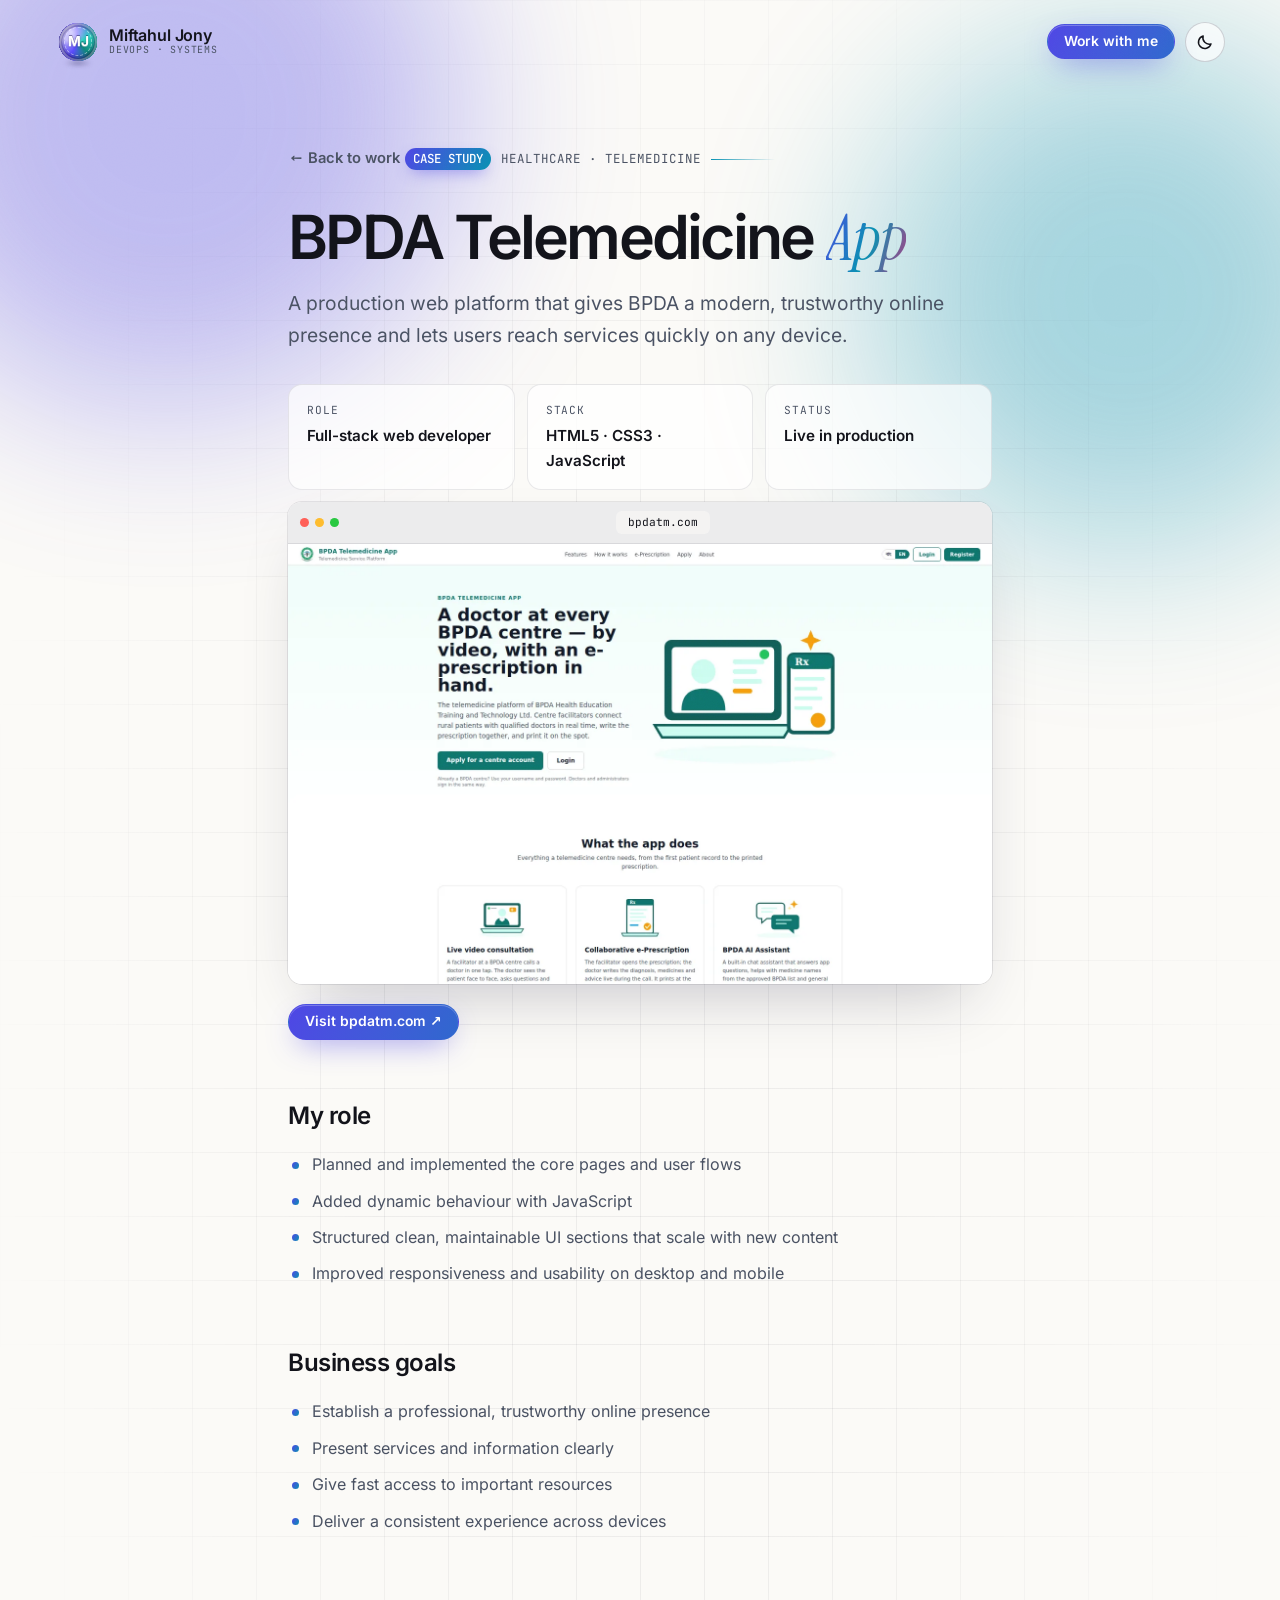
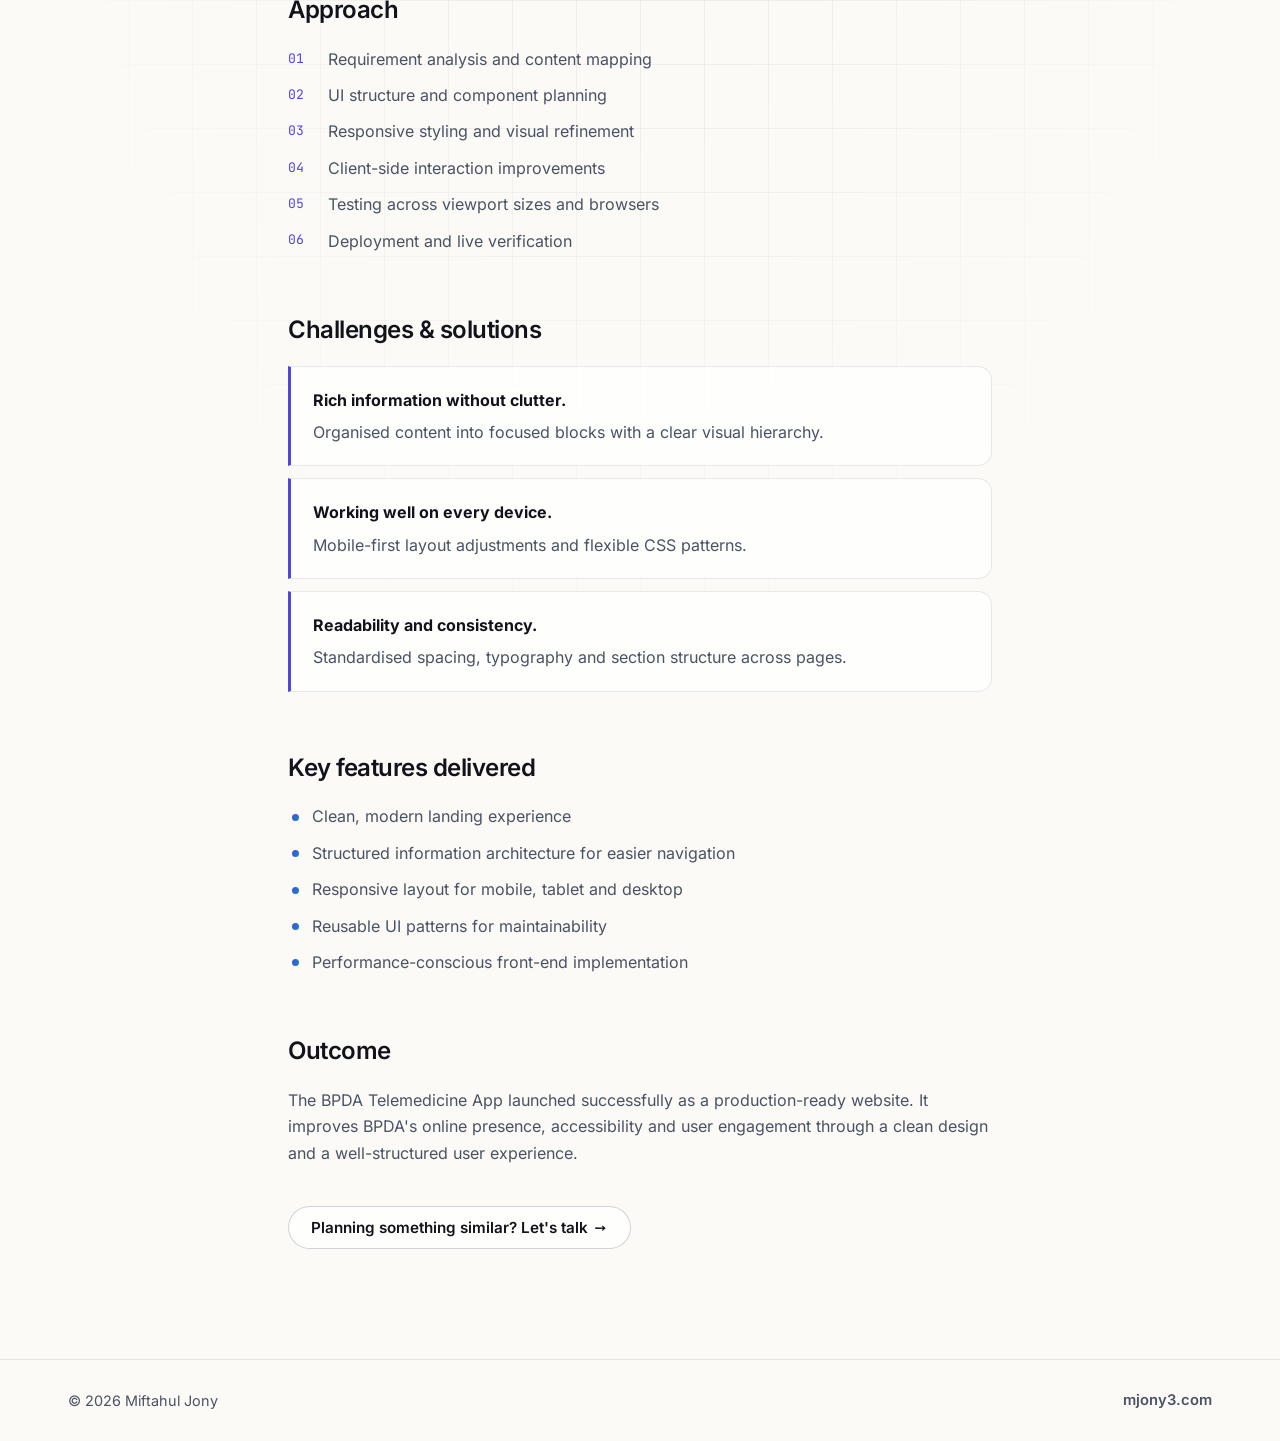
<file: case-studies/bpda-smart-app.html>
<!DOCTYPE html>
<html lang="en">
<head>
  <meta charset="UTF-8">
  <meta name="viewport" content="width=device-width, initial-scale=1.0">
  <title>BPDA Telemedicine App — Case Study | Miftahul Jony</title>
  <meta name="description" content="Case study: how Miftahul Jony built the BPDA Telemedicine web app — goals, approach, challenges and outcome.">
  <link rel="canonical" href="https://mjony3.com/case-studies/bpda-smart-app">
  <meta property="og:title" content="BPDA Telemedicine App — Case Study">
  <meta property="og:description" content="Goals, approach, challenges and outcome of a production healthcare web app.">
  <link rel="icon" href="../favicon.svg" type="image/svg+xml">
  <link rel="preload" href="../fonts/inter-latin-3100e775e8.woff2" as="font" type="font/woff2" crossorigin>
  <link rel="preload" href="../fonts/instrument-serif-latin-5a51946dff.woff2" as="font" type="font/woff2" crossorigin>
  <meta name="theme-color" content="#07080c">
  <link rel="stylesheet" href="../css/style.css?v=50f298f7c9">
  <script src="../js/theme.js?v=811c5ee647"></script>
</head>
<body>
  <div class="grain" aria-hidden="true"></div>
  <a href="#main" class="skip-link">Skip to content</a>
  <header class="navbar" id="navbar">
    <div class="container nav-container">
      <a href="../" class="nav-logo"><span class="coin" aria-hidden="true"><span class="coin-body"><span class="coin-face coin-front"><b>MJ</b></span><span class="coin-edge"><i></i><i></i><i></i><i></i><i></i><i></i><i></i><i></i><i></i><i></i></span><span class="coin-face coin-back"><b>MJ</b></span></span></span><span class="logo-text">Miftahul Jony<small>DevOps · Systems</small></span></a>
      <div class="nav-actions">
        <a href="../#contact" class="btn btn-primary btn-sm">Work with me</a>
        <button class="icon-btn" id="theme-toggle" type="button" aria-label="Toggle color theme">
          <svg class="icon-sun" viewBox="0 0 24 24" width="18" height="18" aria-hidden="true"><circle cx="12" cy="12" r="4.5" fill="none" stroke="currentColor" stroke-width="2"/><path d="M12 2v2.5M12 19.5V22M2 12h2.5M19.5 12H22M4.9 4.9l1.8 1.8M17.3 17.3l1.8 1.8M4.9 19.1l1.8-1.8M17.3 6.7l1.8-1.8" stroke="currentColor" stroke-width="2" stroke-linecap="round"/></svg>
          <svg class="icon-moon" viewBox="0 0 24 24" width="18" height="18" aria-hidden="true"><path d="M20 14.5A8.5 8.5 0 0 1 9.5 4a8.5 8.5 0 1 0 10.5 10.5z" fill="none" stroke="currentColor" stroke-width="2" stroke-linejoin="round"/></svg>
        </button>
      </div>
    </div>
  </header>

  <main id="main" class="page" style="isolation:isolate;overflow:hidden">
    <div class="hero-art" aria-hidden="true"><div class="aurora a1"></div><div class="aurora a2"></div><div class="hero-grid-lines"></div></div>
    <article class="container prose">
      <a href="../#work" class="arrow-link muted back">← Back to work</a>
      <p class="section-kicker"><span>Case study</span> Healthcare · Telemedicine</p>
      <h1>BPDA Telemedicine <em class="serif">App</em></h1>
      <p class="lead">
        A production web platform that gives BPDA a modern, trustworthy online presence and
        lets users reach services quickly on any device.
      </p>

      <dl class="summary">
        <div><dt>Role</dt><dd>Full-stack web developer</dd></div>
        <div><dt>Stack</dt><dd>HTML5 · CSS3 · JavaScript</dd></div>
        <div><dt>Status</dt><dd>Live in production</dd></div>
      </dl>
      <div class="browser">
        <div class="frame-bar"><span></span><span></span><span></span><em>bpdatm.com</em></div>
        <img src="../assets/work/bpda-telemedicine.webp" srcset="../assets/work/bpda-telemedicine-xs.webp 480w, ../assets/work/bpda-telemedicine-sm.webp 720w, ../assets/work/bpda-telemedicine.webp 1440w" sizes="(max-width: 820px) 92vw, 760px" decoding="async" alt="BPDA Telemedicine App home page" width="1440" height="900">
      </div>
      <p style="margin-top:20px"><a href="https://bpdatm.com" class="btn btn-primary btn-sm" target="_blank" rel="noopener noreferrer">Visit bpdatm.com ↗</a></p>

      <h2>My role</h2>
      <ul>
        <li>Planned and implemented the core pages and user flows</li>
        <li>Added dynamic behaviour with JavaScript</li>
        <li>Structured clean, maintainable UI sections that scale with new content</li>
        <li>Improved responsiveness and usability on desktop and mobile</li>
      </ul>

      <h2>Business goals</h2>
      <ul>
        <li>Establish a professional, trustworthy online presence</li>
        <li>Present services and information clearly</li>
        <li>Give fast access to important resources</li>
        <li>Deliver a consistent experience across devices</li>
      </ul>

      <h2>Approach</h2>
      <ol>
        <li>Requirement analysis and content mapping</li>
        <li>UI structure and component planning</li>
        <li>Responsive styling and visual refinement</li>
        <li>Client-side interaction improvements</li>
        <li>Testing across viewport sizes and browsers</li>
        <li>Deployment and live verification</li>
      </ol>

      <h2>Challenges &amp; solutions</h2>
      <div class="callout">
        <p><strong>Rich information without clutter.</strong></p>
        <p>Organised content into focused blocks with a clear visual hierarchy.</p>
      </div>
      <div class="callout">
        <p><strong>Working well on every device.</strong></p>
        <p>Mobile-first layout adjustments and flexible CSS patterns.</p>
      </div>
      <div class="callout">
        <p><strong>Readability and consistency.</strong></p>
        <p>Standardised spacing, typography and section structure across pages.</p>
      </div>

      <h2>Key features delivered</h2>
      <ul>
        <li>Clean, modern landing experience</li>
        <li>Structured information architecture for easier navigation</li>
        <li>Responsive layout for mobile, tablet and desktop</li>
        <li>Reusable UI patterns for maintainability</li>
        <li>Performance-conscious front-end implementation</li>
      </ul>

      <h2>Outcome</h2>
      <p>
        The BPDA Telemedicine App launched successfully as a production-ready website. It improves
        BPDA's online presence, accessibility and user engagement through a clean design and a
        well-structured user experience.
      </p>

      <p style="margin-top:40px"><a href="../#contact" class="btn btn-ghost">Planning something similar? Let's talk →</a></p>
    </article>
  </main>

  <footer class="footer">
    <div class="container footer-inner">
      <p>&copy; <span id="year">2026</span> Miftahul Jony</p>
      <a href="../" class="arrow-link muted">mjony3.com</a>
    </div>
  </footer>
  <script src="../js/script.js?v=f37b367b3f"></script>
</body>
</html>
</file>
<file: css/style.css>
/* =========================================================
   Self-hosted fonts (WOFF2, unicode-range subsets; only used ranges download)
   ========================================================= */
/* Instrument Serif — latin-ext */
@font-face {
  font-family: 'Instrument Serif';
  font-style: italic;
  font-weight: 400;
  font-display: swap;
  src: url(../fonts/instrument-serif-latin-ext-d001482125.woff2) format('woff2');
  unicode-range: U+0100-02BA, U+02BD-02C5, U+02C7-02CC, U+02CE-02D7, U+02DD-02FF, U+0304, U+0308, U+0329, U+1D00-1DBF, U+1E00-1E9F, U+1EF2-1EFF, U+2020, U+20A0-20AB, U+20AD-20C0, U+2113, U+2C60-2C7F, U+A720-A7FF;
}
/* Instrument Serif — latin */
@font-face {
  font-family: 'Instrument Serif';
  font-style: italic;
  font-weight: 400;
  font-display: swap;
  src: url(../fonts/instrument-serif-latin-5a51946dff.woff2) format('woff2');
  unicode-range: U+0000-00FF, U+0131, U+0152-0153, U+02BB-02BC, U+02C6, U+02DA, U+02DC, U+0304, U+0308, U+0329, U+2000-206F, U+20AC, U+2122, U+2191, U+2193, U+2212, U+2215, U+FEFF, U+FFFD;
}
/* Instrument Serif — latin-ext */
@font-face {
  font-family: 'Instrument Serif';
  font-style: normal;
  font-weight: 400;
  font-display: swap;
  src: url(../fonts/instrument-serif-latin-ext-290e6267dd.woff2) format('woff2');
  unicode-range: U+0100-02BA, U+02BD-02C5, U+02C7-02CC, U+02CE-02D7, U+02DD-02FF, U+0304, U+0308, U+0329, U+1D00-1DBF, U+1E00-1E9F, U+1EF2-1EFF, U+2020, U+20A0-20AB, U+20AD-20C0, U+2113, U+2C60-2C7F, U+A720-A7FF;
}
/* Instrument Serif — latin */
@font-face {
  font-family: 'Instrument Serif';
  font-style: normal;
  font-weight: 400;
  font-display: swap;
  src: url(../fonts/instrument-serif-latin-5eb09b5ac0.woff2) format('woff2');
  unicode-range: U+0000-00FF, U+0131, U+0152-0153, U+02BB-02BC, U+02C6, U+02DA, U+02DC, U+0304, U+0308, U+0329, U+2000-206F, U+20AC, U+2122, U+2191, U+2193, U+2212, U+2215, U+FEFF, U+FFFD;
}
/* Inter — latin-ext */
@font-face {
  font-family: 'Inter';
  font-style: normal;
  font-weight: 400;
  font-display: swap;
  src: url(../fonts/inter-latin-ext-34b9c504ca.woff2) format('woff2');
  unicode-range: U+0100-02BA, U+02BD-02C5, U+02C7-02CC, U+02CE-02D7, U+02DD-02FF, U+0304, U+0308, U+0329, U+1D00-1DBF, U+1E00-1E9F, U+1EF2-1EFF, U+2020, U+20A0-20AB, U+20AD-20C0, U+2113, U+2C60-2C7F, U+A720-A7FF;
}
/* Inter — latin */
@font-face {
  font-family: 'Inter';
  font-style: normal;
  font-weight: 400;
  font-display: swap;
  src: url(../fonts/inter-latin-3100e775e8.woff2) format('woff2');
  unicode-range: U+0000-00FF, U+0131, U+0152-0153, U+02BB-02BC, U+02C6, U+02DA, U+02DC, U+0304, U+0308, U+0329, U+2000-206F, U+20AC, U+2122, U+2191, U+2193, U+2212, U+2215, U+FEFF, U+FFFD;
}
/* Inter — latin-ext */
@font-face {
  font-family: 'Inter';
  font-style: normal;
  font-weight: 500;
  font-display: swap;
  src: url(../fonts/inter-latin-ext-34b9c504ca.woff2) format('woff2');
  unicode-range: U+0100-02BA, U+02BD-02C5, U+02C7-02CC, U+02CE-02D7, U+02DD-02FF, U+0304, U+0308, U+0329, U+1D00-1DBF, U+1E00-1E9F, U+1EF2-1EFF, U+2020, U+20A0-20AB, U+20AD-20C0, U+2113, U+2C60-2C7F, U+A720-A7FF;
}
/* Inter — latin */
@font-face {
  font-family: 'Inter';
  font-style: normal;
  font-weight: 500;
  font-display: swap;
  src: url(../fonts/inter-latin-3100e775e8.woff2) format('woff2');
  unicode-range: U+0000-00FF, U+0131, U+0152-0153, U+02BB-02BC, U+02C6, U+02DA, U+02DC, U+0304, U+0308, U+0329, U+2000-206F, U+20AC, U+2122, U+2191, U+2193, U+2212, U+2215, U+FEFF, U+FFFD;
}
/* Inter — latin-ext */
@font-face {
  font-family: 'Inter';
  font-style: normal;
  font-weight: 600;
  font-display: swap;
  src: url(../fonts/inter-latin-ext-34b9c504ca.woff2) format('woff2');
  unicode-range: U+0100-02BA, U+02BD-02C5, U+02C7-02CC, U+02CE-02D7, U+02DD-02FF, U+0304, U+0308, U+0329, U+1D00-1DBF, U+1E00-1E9F, U+1EF2-1EFF, U+2020, U+20A0-20AB, U+20AD-20C0, U+2113, U+2C60-2C7F, U+A720-A7FF;
}
/* Inter — latin */
@font-face {
  font-family: 'Inter';
  font-style: normal;
  font-weight: 600;
  font-display: swap;
  src: url(../fonts/inter-latin-3100e775e8.woff2) format('woff2');
  unicode-range: U+0000-00FF, U+0131, U+0152-0153, U+02BB-02BC, U+02C6, U+02DA, U+02DC, U+0304, U+0308, U+0329, U+2000-206F, U+20AC, U+2122, U+2191, U+2193, U+2212, U+2215, U+FEFF, U+FFFD;
}
/* Inter — latin-ext */
@font-face {
  font-family: 'Inter';
  font-style: normal;
  font-weight: 700;
  font-display: swap;
  src: url(../fonts/inter-latin-ext-34b9c504ca.woff2) format('woff2');
  unicode-range: U+0100-02BA, U+02BD-02C5, U+02C7-02CC, U+02CE-02D7, U+02DD-02FF, U+0304, U+0308, U+0329, U+1D00-1DBF, U+1E00-1E9F, U+1EF2-1EFF, U+2020, U+20A0-20AB, U+20AD-20C0, U+2113, U+2C60-2C7F, U+A720-A7FF;
}
/* Inter — latin */
@font-face {
  font-family: 'Inter';
  font-style: normal;
  font-weight: 700;
  font-display: swap;
  src: url(../fonts/inter-latin-3100e775e8.woff2) format('woff2');
  unicode-range: U+0000-00FF, U+0131, U+0152-0153, U+02BB-02BC, U+02C6, U+02DA, U+02DC, U+0304, U+0308, U+0329, U+2000-206F, U+20AC, U+2122, U+2191, U+2193, U+2212, U+2215, U+FEFF, U+FFFD;
}
/* JetBrains Mono — latin-ext */
@font-face {
  font-family: 'JetBrains Mono';
  font-style: normal;
  font-weight: 400;
  font-display: swap;
  src: url(../fonts/jetbrains-mono-latin-ext-db5ff4db83.woff2) format('woff2');
  unicode-range: U+0100-02BA, U+02BD-02C5, U+02C7-02CC, U+02CE-02D7, U+02DD-02FF, U+0304, U+0308, U+0329, U+1D00-1DBF, U+1E00-1E9F, U+1EF2-1EFF, U+2020, U+20A0-20AB, U+20AD-20C0, U+2113, U+2C60-2C7F, U+A720-A7FF;
}
/* JetBrains Mono — latin */
@font-face {
  font-family: 'JetBrains Mono';
  font-style: normal;
  font-weight: 400;
  font-display: swap;
  src: url(../fonts/jetbrains-mono-latin-83c005d49d.woff2) format('woff2');
  unicode-range: U+0000-00FF, U+0131, U+0152-0153, U+02BB-02BC, U+02C6, U+02DA, U+02DC, U+0304, U+0308, U+0329, U+2000-206F, U+20AC, U+2122, U+2191, U+2193, U+2212, U+2215, U+FEFF, U+FFFD;
}
/* JetBrains Mono — latin-ext */
@font-face {
  font-family: 'JetBrains Mono';
  font-style: normal;
  font-weight: 500;
  font-display: swap;
  src: url(../fonts/jetbrains-mono-latin-ext-db5ff4db83.woff2) format('woff2');
  unicode-range: U+0100-02BA, U+02BD-02C5, U+02C7-02CC, U+02CE-02D7, U+02DD-02FF, U+0304, U+0308, U+0329, U+1D00-1DBF, U+1E00-1E9F, U+1EF2-1EFF, U+2020, U+20A0-20AB, U+20AD-20C0, U+2113, U+2C60-2C7F, U+A720-A7FF;
}
/* JetBrains Mono — latin */
@font-face {
  font-family: 'JetBrains Mono';
  font-style: normal;
  font-weight: 500;
  font-display: swap;
  src: url(../fonts/jetbrains-mono-latin-83c005d49d.woff2) format('woff2');
  unicode-range: U+0000-00FF, U+0131, U+0152-0153, U+02BB-02BC, U+02C6, U+02DA, U+02DC, U+0304, U+0308, U+0329, U+2000-206F, U+20AC, U+2122, U+2191, U+2193, U+2212, U+2215, U+FEFF, U+FFFD;
}
/* Anek Bangla — bengali */
@font-face {
  font-family: 'Anek Bangla';
  font-style: normal;
  font-weight: 500 800;
  font-stretch: 100%;
  font-display: optional;
  src: url(../fonts/anek-bangla-bengali-700-b9cc08db74.woff2) format('woff2');
  unicode-range: U+0951-0952, U+0964-0965, U+0980-09FE, U+1CD0, U+1CD2, U+1CD5-1CD6, U+1CD8, U+1CE1, U+1CEA, U+1CED, U+1CF2, U+1CF5-1CF7, U+200C-200D, U+20B9, U+25CC, U+A8F1;
}
/* Anek Bangla — latin */
@font-face {
  font-family: 'Anek Bangla';
  font-style: normal;
  font-weight: 500 800;
  font-stretch: 100%;
  font-display: optional;
  src: url(../fonts/anek-bangla-latin-700-b750b4355d.woff2) format('woff2');
  unicode-range: U+0000-00FF, U+0131, U+0152-0153, U+02BB-02BC, U+02C6, U+02DA, U+02DC, U+0304, U+0308, U+0329, U+2000-206F, U+20AC, U+2122, U+2191, U+2193, U+2212, U+2215, U+FEFF, U+FFFD;
}
/* Hind Siliguri — bengali */
@font-face {
  font-family: 'Hind Siliguri';
  font-style: normal;
  font-weight: 400;
  font-display: optional;
  src: url(../fonts/hind-siliguri-bengali-8ae56aab76.woff2) format('woff2');
  unicode-range: U+0951-0952, U+0964-0965, U+0980-09FE, U+1CD0, U+1CD2, U+1CD5-1CD6, U+1CD8, U+1CE1, U+1CEA, U+1CED, U+1CF2, U+1CF5-1CF7, U+200C-200D, U+20B9, U+25CC, U+A8F1;
}
/* Hind Siliguri — latin */
@font-face {
  font-family: 'Hind Siliguri';
  font-style: normal;
  font-weight: 400;
  font-display: optional;
  src: url(../fonts/hind-siliguri-latin-cdc41415f3.woff2) format('woff2');
  unicode-range: U+0000-00FF, U+0131, U+0152-0153, U+02BB-02BC, U+02C6, U+02DA, U+02DC, U+0304, U+0308, U+0329, U+2000-206F, U+20AC, U+2122, U+2191, U+2193, U+2212, U+2215, U+FEFF, U+FFFD;
}
/* Hind Siliguri — bengali */
@font-face {
  font-family: 'Hind Siliguri';
  font-style: normal;
  font-weight: 600;
  font-display: optional;
  src: url(../fonts/hind-siliguri-bengali-b92b5da6d4.woff2) format('woff2');
  unicode-range: U+0951-0952, U+0964-0965, U+0980-09FE, U+1CD0, U+1CD2, U+1CD5-1CD6, U+1CD8, U+1CE1, U+1CEA, U+1CED, U+1CF2, U+1CF5-1CF7, U+200C-200D, U+20B9, U+25CC, U+A8F1;
}
/* Hind Siliguri — latin */
@font-face {
  font-family: 'Hind Siliguri';
  font-style: normal;
  font-weight: 600;
  font-display: optional;
  src: url(../fonts/hind-siliguri-latin-c39d0db6f5.woff2) format('woff2');
  unicode-range: U+0000-00FF, U+0131, U+0152-0153, U+02BB-02BC, U+02C6, U+02DA, U+02DC, U+0304, U+0308, U+0329, U+2000-206F, U+20AC, U+2122, U+2191, U+2193, U+2212, U+2215, U+FEFF, U+FFFD;
}
/* Tiro Bangla — bengali */
@font-face {
  font-family: 'Tiro Bangla';
  font-style: italic;
  font-weight: 400;
  font-display: optional;
  src: url(../fonts/tiro-bangla-bengali-a30206da9e.woff2) format('woff2');
  unicode-range: U+0951-0952, U+0964-0965, U+0980-09FE, U+1CD0, U+1CD2, U+1CD5-1CD6, U+1CD8, U+1CE1, U+1CEA, U+1CED, U+1CF2, U+1CF5-1CF7, U+200C-200D, U+20B9, U+25CC, U+A8F1;
}
/* Tiro Bangla — bengali */
@font-face {
  font-family: 'Tiro Bangla';
  font-style: normal;
  font-weight: 400;
  font-display: optional;
  src: url(../fonts/tiro-bangla-bengali-7132520bbc.woff2) format('woff2');
  unicode-range: U+0951-0952, U+0964-0965, U+0980-09FE, U+1CD0, U+1CD2, U+1CD5-1CD6, U+1CD8, U+1CE1, U+1CEA, U+1CED, U+1CF2, U+1CF5-1CF7, U+200C-200D, U+20B9, U+25CC, U+A8F1;
}
/* Metric-matched fallbacks: keep layout stable while web fonts load (prevents CLS) */
@font-face { font-family: 'Inter Fallback'; src: local('Arial'), local('Liberation Sans'), local('Helvetica'); ascent-override: 90.49%; descent-override: 22.56%; line-gap-override: 0%; size-adjust: 107.06%; }
@font-face { font-family: 'Instrument Serif Fallback'; src: local('Times New Roman'), local('Liberation Serif'), local('Times'); ascent-override: 102%; descent-override: 26%; line-gap-override: 0%; size-adjust: 88%; }

/* =========================================================
   Tokens — dark-first; light theme via [data-theme="light"]
   ========================================================= */
:root {
  --bg: #07080c;
  --bg-alt: #0b0d13;
  --surface: rgba(255, 255, 255, 0.03);
  --surface-solid: #10131b;
  --border: rgba(255, 255, 255, 0.08);
  --border-strong: rgba(255, 255, 255, 0.16);
  --text: #f2f3f7;
  --text-muted: #aab2c3;
  --text-dim: #737c8f;
  --c1: #7c6cff;
  --c2: #22d3ee;
  --c3: #f472b6;
  --c4: #fbbf24;
  --accent: #a78bfa;
  --accent-ink: #0b0a1a;
  --ok: #34d399;
  --grad: linear-gradient(120deg, var(--c1), var(--c2));
  --shadow: 0 30px 80px -20px rgba(0, 0, 0, 0.6), 0 0 0 1px var(--border);
  --grid-line: rgba(255, 255, 255, 0.05);
  --aurora-op: 0.55;
  --code-bg: #0c0f16;

  --font: 'Inter', 'Inter Fallback', system-ui, -apple-system, 'Segoe UI', Roboto, sans-serif;
  --serif: 'Instrument Serif', 'Instrument Serif Fallback', 'Iowan Old Style', Georgia, serif;
  --mono: 'JetBrains Mono', ui-monospace, SFMono-Regular, Menlo, Consolas, monospace;
  --radius: 20px;
  --radius-sm: 12px;
  --container: 1200px;
  --nav-h: 72px;
  --ease: cubic-bezier(.2, .7, .2, 1);
  color-scheme: dark;
}

:root[data-theme="light"] {
  --bg: #fbfaf7;
  --bg-alt: #f3f1ec;
  --surface: rgba(255, 255, 255, 0.7);
  --surface-solid: #ffffff;
  --border: rgba(20, 20, 40, 0.09);
  --border-strong: rgba(20, 20, 40, 0.18);
  --text: #12131a;
  --text-muted: #4a5263;
  --text-dim: #737a8a;
  --c1: #4f46e5;
  --c2: #0891b2;
  --c3: #db2777;
  --c4: #d97706;
  --accent: #4f46e5;
  --accent-ink: #ffffff;
  --ok: #059669;
  --shadow: 0 30px 60px -24px rgba(30, 30, 60, 0.25), 0 0 0 1px var(--border);
  --grid-line: rgba(20, 20, 40, 0.06);
  --aurora-op: 0.35;
  color-scheme: light;
}

@media (prefers-color-scheme: light) {
  :root:not([data-theme="dark"]) {
    --bg: #fbfaf7;
    --bg-alt: #f3f1ec;
    --surface: rgba(255, 255, 255, 0.7);
    --surface-solid: #ffffff;
    --border: rgba(20, 20, 40, 0.09);
    --border-strong: rgba(20, 20, 40, 0.18);
    --text: #12131a;
    --text-muted: #4a5263;
    --text-dim: #737a8a;
    --c1: #4f46e5;
    --c2: #0891b2;
    --c3: #db2777;
    --c4: #d97706;
    --accent: #4f46e5;
    --accent-ink: #ffffff;
    --ok: #059669;
    --shadow: 0 30px 60px -24px rgba(30, 30, 60, 0.25), 0 0 0 1px var(--border);
    --grid-line: rgba(20, 20, 40, 0.06);
    --aurora-op: 0.35;
    color-scheme: light;
  }
}

/* =========================================================
   Base
   ========================================================= */
*, *::before, *::after { box-sizing: border-box; margin: 0; padding: 0; }
html { scroll-behavior: smooth; scroll-padding-top: var(--nav-h); -webkit-text-size-adjust: 100%; }
body {
  font-family: var(--font);
  font-size: 16px;
  line-height: 1.65;
  color: var(--text);
  background: var(--bg);
  -webkit-font-smoothing: antialiased;
  overflow-x: hidden;
}
a { color: inherit; text-decoration: none; }
ul, ol { list-style: none; }
img { max-width: 100%; display: block; }
code { font-family: var(--mono); font-size: 0.88em; padding: 1px 5px; border-radius: 5px; background: var(--surface); border: 1px solid var(--border); }
:focus-visible { outline: 2px solid var(--accent); outline-offset: 3px; border-radius: 8px; }
::selection { background: color-mix(in srgb, var(--c1) 35%, transparent); }

.container { max-width: var(--container); margin: 0 auto; padding: 0 28px; }
.serif { font-family: var(--serif); font-style: italic; font-weight: 400; letter-spacing: -0.01em; }
h1 .serif, h2 .serif {
  background: var(--grad); -webkit-background-clip: text; background-clip: text; color: transparent;
}
.mono { font-family: var(--mono); }

.skip-link { position: absolute; left: 16px; top: -60px; z-index: 200; background: var(--accent); color: var(--accent-ink); padding: 8px 14px; border-radius: 8px; }
.skip-link:focus { top: 12px; }

/* Film grain */
.grain {
  position: fixed; inset: 0; z-index: 100; pointer-events: none; opacity: 0.05; mix-blend-mode: overlay;
  background-image: url("data:image/svg+xml,%3Csvg xmlns='http://www.w3.org/2000/svg' width='160' height='160'%3E%3Cfilter id='n'%3E%3CfeTurbulence type='fractalNoise' baseFrequency='.9' numOctaves='3' stitchTiles='stitch'/%3E%3C/filter%3E%3Crect width='100%25' height='100%25' filter='url(%23n)'/%3E%3C/svg%3E");
}

/* =========================================================
   Buttons & links
   ========================================================= */
.btn {
  position: relative; display: inline-flex; align-items: center; justify-content: center; gap: 8px;
  padding: 13px 22px; border-radius: 999px; font-weight: 600; font-size: 0.95rem; line-height: 1;
  border: 1px solid transparent; cursor: pointer; white-space: nowrap;
  transition: transform .25s var(--ease), box-shadow .25s var(--ease), background-color .2s, border-color .2s, color .2s;
}
.btn:hover { transform: translateY(-2px); }
.btn-primary {
  color: #fff; background: linear-gradient(120deg, var(--c1), color-mix(in srgb, var(--c1) 55%, var(--c2)));
  box-shadow: 0 10px 30px -10px color-mix(in srgb, var(--c1) 70%, transparent), inset 0 1px 0 rgba(255,255,255,.25);
}
.btn-primary:hover { box-shadow: 0 16px 40px -12px color-mix(in srgb, var(--c1) 85%, transparent), inset 0 1px 0 rgba(255,255,255,.25); }
.btn-ghost { background: var(--surface); border-color: var(--border-strong); color: var(--text); backdrop-filter: blur(8px); }
.btn-ghost:hover { border-color: var(--accent); }
.btn-sm { padding: 10px 16px; font-size: 0.87rem; }

.arrow-link { display: inline-flex; gap: 6px; align-items: center; font-weight: 600; font-size: 0.92rem; color: var(--accent); }
.arrow-link span { transition: transform .25s var(--ease); }
.arrow-link:hover span { transform: translate(3px, -1px); }
.arrow-link.muted { color: var(--text-muted); }
.arrow-link.muted:hover { color: var(--text); }
.link-row { display: flex; flex-wrap: wrap; gap: 12px; align-items: center; }

.icon-btn {
  display: inline-grid; place-items: center; width: 40px; height: 40px; border-radius: 999px;
  border: 1px solid var(--border-strong); background: var(--surface); color: var(--text); cursor: pointer;
  transition: border-color .2s, color .2s;
}
.icon-btn:hover { border-color: var(--accent); color: var(--accent); }

/* =========================================================
   Navbar
   ========================================================= */
.navbar {
  position: fixed; inset: 0 0 auto 0; z-index: 60; height: var(--nav-h);
  padding-top: env(safe-area-inset-top, 0px);
  display: flex; align-items: center;
  transition: background-color .3s, border-color .3s, backdrop-filter .3s;
  border-bottom: 1px solid transparent;
}
.navbar.scrolled {
  background: color-mix(in srgb, var(--bg) 72%, transparent);
  backdrop-filter: saturate(160%) blur(16px); -webkit-backdrop-filter: saturate(160%) blur(16px);
  border-bottom-color: var(--border);
}
.nav-container { display: flex; align-items: center; justify-content: space-between; width: 100%; gap: 16px; }
.nav-logo { display: flex; align-items: center; gap: 10px; font-weight: 600; letter-spacing: -0.01em; }
.logo-mark {
  display: inline-grid; place-items: center; width: 34px; height: 34px; border-radius: 10px;
  font-size: 0.82rem; font-weight: 700; color: #fff; background: var(--grad);
  box-shadow: inset 0 1px 0 rgba(255,255,255,.3), 0 6px 18px -6px color-mix(in srgb, var(--c1) 70%, transparent);
}
.logo-mark.sm { width: 24px; height: 24px; border-radius: 7px; font-size: 0.6rem; vertical-align: middle; margin-right: 8px; }
.logo-mark.big { width: 96px; height: 96px; border-radius: 28px; font-size: 2rem; }
.nav-menu {
  display: flex; gap: 2px; padding: 5px; border-radius: 999px;
  border: 1px solid var(--border); background: var(--surface); backdrop-filter: blur(10px);
}
.nav-link { display: block; padding: 7px 16px; border-radius: 999px; font-size: 0.9rem; font-weight: 500; color: var(--text-muted); transition: color .2s, background-color .2s; }
.nav-link:hover { color: var(--text); }
.nav-link.active { color: var(--text); background: color-mix(in srgb, var(--text) 8%, transparent); }
.nav-only-mobile { display: none; }
.nav-actions { display: flex; gap: 10px; align-items: center; }

.icon-sun { display: block; }
.icon-moon { display: none; }
:root[data-theme="light"] .icon-sun { display: none; }
:root[data-theme="light"] .icon-moon { display: block; }
@media (prefers-color-scheme: light) {
  :root:not([data-theme="dark"]) .icon-sun { display: none; }
  :root:not([data-theme="dark"]) .icon-moon { display: block; }
}

.nav-toggle { display: none; }
.hamburger, .hamburger::before, .hamburger::after { display: block; width: 16px; height: 2px; background: currentColor; border-radius: 2px; position: relative; transition: transform .25s, background-color .25s; }
.hamburger::before, .hamburger::after { content: ''; position: absolute; left: 0; }
.hamburger::before { top: -5px; }
.hamburger::after { top: 5px; }
.nav-toggle[aria-expanded="true"] .hamburger { background: transparent; }
.nav-toggle[aria-expanded="true"] .hamburger::before { transform: translateY(5px) rotate(45deg); }
.nav-toggle[aria-expanded="true"] .hamburger::after { transform: translateY(-5px) rotate(-45deg); }

/* =========================================================
   Hero + generative artwork
   ========================================================= */
.hero { position: relative; padding: calc(var(--nav-h) + 72px) 0 56px; overflow: hidden; isolation: isolate; }
.hero-art, .cta-art { position: absolute; inset: 0; z-index: -1; pointer-events: none; }
.aurora { position: absolute; border-radius: 50%; filter: blur(90px); opacity: var(--aurora-op); will-change: transform; }
.aurora.a1 { width: 46vw; height: 46vw; max-width: 720px; max-height: 720px; left: -10%; top: -20%; background: var(--c1); animation: drift1 22s ease-in-out infinite alternate; }
.aurora.a2 { width: 40vw; height: 40vw; max-width: 640px; max-height: 640px; right: -8%; top: 5%; background: var(--c2); animation: drift2 26s ease-in-out infinite alternate; }
.aurora.a3 { width: 30vw; height: 30vw; max-width: 480px; max-height: 480px; left: 35%; bottom: -25%; background: var(--c3); opacity: calc(var(--aurora-op) * .6); animation: drift3 30s ease-in-out infinite alternate; }
@keyframes drift1 { to { transform: translate(12vw, 8vh) scale(1.15); } }
@keyframes drift2 { to { transform: translate(-10vw, 12vh) scale(.9); } }
@keyframes drift3 { to { transform: translate(-8vw, -10vh) scale(1.2); } }

.hero-grid-lines {
  position: absolute; inset: 0;
  background-image: linear-gradient(var(--grid-line) 1px, transparent 1px), linear-gradient(90deg, var(--grid-line) 1px, transparent 1px);
  background-size: 64px 64px;
  mask-image: radial-gradient(ellipse 70% 60% at 50% 35%, #000 30%, transparent 75%);
  -webkit-mask-image: radial-gradient(ellipse 70% 60% at 50% 35%, #000 30%, transparent 75%);
}
.orbits { position: absolute; width: 900px; height: 900px; right: -180px; top: -60px; opacity: .7; }
.orbit-spin { transform-origin: 400px 400px; animation: spin 24s linear infinite; }
.orbit-spin.slow { animation-duration: 48s; animation-direction: reverse; }
@keyframes spin { to { transform: rotate(360deg); } }

.hero-layout { display: grid; grid-template-columns: 1.05fr 0.95fr; gap: 48px; align-items: center; }
.eyebrow {
  display: inline-flex; align-items: center; gap: 10px; padding: 7px 14px 7px 12px; margin-bottom: 28px;
  border: 1px solid var(--border-strong); border-radius: 999px; background: var(--surface); backdrop-filter: blur(8px);
  font-size: 0.84rem; color: var(--text-muted);
}
.status-dot, .chip-dot { width: 8px; height: 8px; border-radius: 50%; background: var(--ok); display: inline-block; flex: none; }
.status-dot { box-shadow: 0 0 0 0 color-mix(in srgb, var(--ok) 60%, transparent); animation: pulse 2.2s infinite; }
@keyframes pulse { 70% { box-shadow: 0 0 0 8px transparent; } 100% { box-shadow: 0 0 0 0 transparent; } }

.hero-role { font-family: var(--mono); font-size: 0.82rem; letter-spacing: 0.04em; text-transform: uppercase; color: var(--text-muted); margin-bottom: 18px; }
.hero-role b { color: var(--text); font-weight: 500; }
.hero-name { font-size: clamp(2.6rem, 5.8vw, 4.9rem); line-height: 1.02; letter-spacing: -0.045em; font-weight: 600; margin-bottom: 24px; }
.hero-name .serif { font-size: 1.08em; }
.hero-description { color: var(--text-muted); font-size: 1.1rem; max-width: 52ch; margin-bottom: 34px; }
.hero-description strong { color: var(--text); font-weight: 600; }
.hero-cta { display: flex; flex-wrap: wrap; gap: 12px; }

/* Floating product frames */
.hero-stage { position: relative; height: 520px; perspective: 1600px; }
.float-frame, .browser {
  border-radius: 14px; overflow: hidden; background: var(--surface-solid);
  box-shadow: var(--shadow);
}
.float-frame { position: absolute; width: 78%; transition: transform .6s var(--ease); will-change: transform; }
.float-frame img { width: 100%; height: auto; aspect-ratio: 16 / 10; object-fit: cover; object-position: top; }
.float-frame.f1 { top: 0; right: 0; --r: rotateY(-14deg) rotateX(6deg); transform: var(--r) translate3d(var(--px, 0), var(--py, 0), -80px); opacity: .75; }
.float-frame.f2 { top: 110px; left: 0; --r: rotateY(-14deg) rotateX(6deg); transform: var(--r) translate3d(var(--px, 0), var(--py, 0), -20px); }
.float-frame.f3 { top: 230px; right: 4%; --r: rotateY(-14deg) rotateX(6deg); transform: var(--r) translate3d(var(--px, 0), var(--py, 0), 40px); }
.frame-bar { display: flex; align-items: center; gap: 6px; padding: 9px 12px; background: color-mix(in srgb, var(--surface-solid) 92%, var(--text)); border-bottom: 1px solid var(--border); }
.frame-bar span { width: 9px; height: 9px; border-radius: 50%; background: var(--border-strong); }
.frame-bar span:nth-child(1) { background: #ff5f57; } .frame-bar span:nth-child(2) { background: #febc2e; } .frame-bar span:nth-child(3) { background: #28c840; }
.frame-bar em { margin: 0 auto; padding: 2px 12px; border-radius: 6px; font-style: normal; font-family: var(--mono); font-size: 0.7rem; color: var(--text); background: color-mix(in srgb, var(--bg) 55%, transparent); }

.float-chip {
  position: absolute; display: inline-flex; align-items: center; gap: 8px; padding: 10px 14px; border-radius: 12px;
  font-size: 0.82rem; font-weight: 500; color: var(--text); white-space: nowrap;
  background: color-mix(in srgb, var(--surface-solid) 80%, transparent); backdrop-filter: blur(12px);
  border: 1px solid var(--border-strong); box-shadow: 0 16px 40px -16px rgba(0,0,0,.5);
  transform: translate3d(var(--px, 0), var(--py, 0), 0); transition: transform .6s var(--ease);
  animation: bob 6s ease-in-out infinite;
}
.float-chip.c-a { left: -4%; top: 60px; }
.float-chip.c-b { right: -2%; bottom: 40px; animation-delay: -3s; }
.chip-rx { font-family: var(--serif); font-size: 1.1rem; color: var(--c2); }
@keyframes bob { 50% { margin-top: -8px; } }

/* Stats */
.stats {
  display: grid; grid-template-columns: repeat(4, minmax(0, 1fr)); margin-top: 72px;
  border: 1px solid var(--border); border-radius: var(--radius); background: var(--surface); backdrop-filter: blur(10px);
}
.stats div { padding: 22px 26px; }
.stats div + div { border-left: 1px solid var(--border); }
.stats dt { font-size: 0.8rem; color: var(--text-muted); order: 2; }
.stats dd { font-size: clamp(1.5rem, 2.6vw, 2.1rem); font-weight: 600; letter-spacing: -0.03em; }
.stats div { display: flex; flex-direction: column-reverse; gap: 2px; }

/* Marquee */
.marquee { overflow: hidden; border-block: 1px solid var(--border); padding: 18px 0; mask-image: linear-gradient(90deg, transparent, #000 10%, #000 90%, transparent); -webkit-mask-image: linear-gradient(90deg, transparent, #000 10%, #000 90%, transparent); }
.marquee-track { display: flex; gap: 28px; width: max-content; animation: marquee 40s linear infinite; font-family: var(--serif); font-style: italic; font-size: 1.6rem; color: var(--text-muted); }
.marquee-track i { font-style: normal; font-size: 0.9rem; color: var(--accent); align-self: center; }
@keyframes marquee { to { transform: translateX(-50%); } }

/* =========================================================
   Sections
   ========================================================= */
.section { position: relative; padding: 128px 0; }
.section-alt { background: linear-gradient(180deg, transparent, var(--bg-alt) 12%, var(--bg-alt) 88%, transparent); }
.section-head { margin-bottom: 56px; }
.section-kicker { display: inline-flex; align-items: center; gap: 10px; font-family: var(--mono); font-size: 0.78rem; letter-spacing: 0.08em; text-transform: uppercase; color: var(--text-muted); margin-bottom: 18px; }
.section-kicker span { color: var(--accent); }
.section-kicker::after { content: ''; width: 40px; height: 1px; background: var(--border-strong); }
.section-title { font-size: clamp(2rem, 4.4vw, 3.4rem); line-height: 1.05; letter-spacing: -0.04em; font-weight: 600; max-width: 20ch; }

.chips { display: flex; flex-wrap: wrap; gap: 8px; }
.chips li { padding: 5px 12px; border-radius: 999px; font-size: 0.78rem; font-weight: 500; color: var(--text-muted); border: 1px solid var(--border-strong); background: var(--surface); }

/* Spotlight hover (cursor-following glow) */
.spot { position: relative; }
.spot::before {
  content: ''; position: absolute; inset: 0; border-radius: inherit; pointer-events: none; opacity: 0; transition: opacity .3s;
  background: radial-gradient(420px circle at var(--mx, 50%) var(--my, 50%), color-mix(in srgb, var(--tint, var(--c1)) 16%, transparent), transparent 60%);
}
.spot:hover::before { opacity: 1; }

/* =========================================================
   Work
   ========================================================= */
.flagship {
  position: relative; isolation: isolate; overflow: hidden;
  padding: 48px; margin-bottom: 40px; border-radius: 28px;
  border: 1px solid var(--border); background: var(--surface);
}
.flagship::after {
  content: ''; position: absolute; inset: 0; border-radius: inherit; padding: 1px; pointer-events: none;
  background: linear-gradient(140deg, color-mix(in srgb, var(--tint) 60%, transparent), transparent 35%, transparent 70%, color-mix(in srgb, var(--tint2) 40%, transparent));
  -webkit-mask: linear-gradient(#000 0 0) content-box, linear-gradient(#000 0 0); -webkit-mask-composite: xor; mask-composite: exclude;
}
.flagship-glow {
  position: absolute; z-index: -1; width: 70%; height: 60%; top: -20%; left: -10%; border-radius: 50%;
  background: radial-gradient(closest-side, color-mix(in srgb, var(--tint) 28%, transparent), transparent);
  filter: blur(40px);
}
.showcase { display: grid; grid-template-columns: 1.2fr 1fr; gap: 56px; align-items: center; }
.showcase-flip .showcase-media { order: 2; }
.showcase-media { display: block; }
.showcase-media .browser, .card-media .browser { transition: transform .6s var(--ease), box-shadow .6s var(--ease); }
.showcase-media:hover .browser { transform: translateY(-6px) rotate(-.4deg); }
.showcase-flip .showcase-media:hover .browser { transform: translateY(-6px) rotate(.4deg); }
.browser img { width: 100%; height: auto; aspect-ratio: 16 / 10; object-fit: cover; object-position: top; }

.project-meta { display: flex; align-items: center; gap: 10px; font-family: var(--mono); font-size: 0.74rem; letter-spacing: 0.06em; text-transform: uppercase; color: var(--text-muted); margin-bottom: 14px; }
.badge { padding: 3px 9px; border-radius: 999px; font-size: 0.68rem; color: #fff; background: linear-gradient(120deg, var(--tint), var(--tint2, var(--tint))); }
.project-title { font-size: clamp(1.7rem, 3vw, 2.4rem); letter-spacing: -0.035em; line-height: 1.1; font-weight: 600; margin-bottom: 10px; }
.project-tagline { font-family: var(--serif); font-style: italic; font-size: 1.35rem; line-height: 1.35; color: var(--text); margin-bottom: 14px; }
.project-description { color: var(--text-muted); margin-bottom: 20px; }
.showcase-info .chips { margin-bottom: 26px; }
.wallets { display: flex; flex-wrap: wrap; gap: 8px; margin-bottom: 14px; }
.wallets li { padding: 6px 12px; border-radius: 10px; font-size: 0.8rem; font-weight: 600; background: color-mix(in srgb, var(--tint) 14%, transparent); color: var(--text); border: 1px solid color-mix(in srgb, var(--tint) 30%, transparent); }

/* Flow timeline */
.flow-block, .feat-block { margin-top: 48px; padding-top: 36px; border-top: 1px solid var(--border); }
.flow-title { display: flex; flex-wrap: wrap; align-items: baseline; gap: 6px 14px; font-weight: 600; font-size: 1.1rem; letter-spacing: -0.01em; margin-bottom: 24px; }
.flow-title span { font-family: var(--mono); font-weight: 400; font-size: 0.76rem; letter-spacing: 0.04em; text-transform: uppercase; color: var(--text-muted); }
.flow { display: grid; grid-template-columns: repeat(5, minmax(0, 1fr)); gap: 14px; position: relative; }
.flow.flow-6 { grid-template-columns: repeat(6, minmax(0, 1fr)); }
.flow::before {
  content: ''; position: absolute; left: 0; right: 0; top: 13px; height: 2px; border-radius: 2px;
  background: linear-gradient(90deg, var(--tint), var(--tint2)); opacity: .5;
}
.flow li { position: relative; padding-top: 38px; }
.flow li::before {
  content: ''; position: absolute; top: 6px; left: 0; width: 16px; height: 16px; border-radius: 50%;
  background: var(--bg); border: 2px solid var(--tint); box-shadow: 0 0 0 4px color-mix(in srgb, var(--tint) 18%, transparent);
}
.flow-time { font-family: var(--mono); font-size: 0.76rem; color: var(--tint); font-weight: 500; }
.flow h4 { font-size: 0.98rem; margin: 4px 0 4px; letter-spacing: -0.01em; }
.flow p { font-size: 0.86rem; color: var(--text-muted); line-height: 1.5; }

/* Feature grid */
.feat-grid { display: grid; grid-template-columns: repeat(4, minmax(0, 1fr)); gap: 12px; }
.feat { flex-direction: column; }
.feat {
  display: flex; gap: 14px; padding: 18px; border-radius: var(--radius-sm);
  border: 1px solid var(--border); background: color-mix(in srgb, var(--bg) 40%, transparent);
  transition: border-color .25s, transform .25s var(--ease);
}
.feat:hover { border-color: color-mix(in srgb, var(--tint) 45%, var(--border)); transform: translateY(-2px); }
.feat-icon {
  flex: none; display: grid; place-items: center; width: 36px; height: 36px; border-radius: 10px;
  color: var(--tint);
  background: color-mix(in srgb, var(--tint) 14%, transparent); border: 1px solid color-mix(in srgb, var(--tint) 28%, transparent);
}
.feat-icon svg { width: 18px; height: 18px; fill: none; stroke: currentColor; stroke-width: 1.7; stroke-linecap: round; stroke-linejoin: round; }
.feat h4 { font-size: 0.95rem; letter-spacing: -0.01em; margin-bottom: 3px; }
.feat p { font-size: 0.84rem; color: var(--text-muted); line-height: 1.5; }

/* Secondary products */
.duo { display: grid; grid-template-columns: repeat(2, minmax(0, 1fr)); gap: 24px; margin-bottom: 24px; }
.card-product { padding: 28px; border-radius: 24px; border: 1px solid var(--border); background: var(--surface); transition: border-color .3s; }
.card-product:hover { border-color: color-mix(in srgb, var(--tint) 40%, var(--border)); }
.card-media { display: block; margin-bottom: 26px; }
.card-media:hover .browser { transform: translateY(-4px); }
.card-product .project-title { font-size: 1.6rem; }
.card-product .chips { margin-bottom: 20px; }

.mini-grid { display: grid; grid-template-columns: repeat(2, minmax(0, 1fr)); gap: 24px; }
.mini-card { display: grid; grid-template-columns: 170px 1fr; gap: 24px; align-items: center; padding: 20px; border-radius: 24px; border: 1px solid var(--border); background: var(--surface); }
.mini-card h3 { font-size: 1.2rem; letter-spacing: -0.02em; margin-bottom: 6px; }
.mini-card p:not(.project-meta) { font-size: 0.9rem; color: var(--text-muted); margin-bottom: 12px; }
.mini-card .project-meta { margin-bottom: 8px; }
.mini-art { height: 150px; border-radius: 16px; display: grid; place-items: center; overflow: hidden; }
.art-agent { background: var(--code-bg); padding: 14px; place-items: start; }
.art-agent pre { font-family: var(--mono); font-size: 0.64rem; line-height: 1.8; color: #d6dbe5; white-space: pre-wrap; }
.t-dim { color: #7d8697; } .t-ok { color: #6ee7b7; }
.caret { animation: blink 1s steps(2) infinite; color: #a99cff; }
@keyframes blink { to { opacity: 0; } }
.art-site { background: radial-gradient(circle at 30% 20%, color-mix(in srgb, var(--c1) 40%, transparent), transparent 60%), radial-gradient(circle at 80% 90%, color-mix(in srgb, var(--c2) 35%, transparent), transparent 55%), var(--bg-alt); }

/* =========================================================
   About
   ========================================================= */
.about-grid { display: grid; grid-template-columns: 0.9fr 1.1fr; gap: 64px; align-items: start; }
.about-grid .section-head { margin-bottom: 0; position: sticky; top: calc(var(--nav-h) + 32px); }
.about-lead { font-size: 1.35rem; line-height: 1.5; color: var(--text); margin-bottom: 20px; letter-spacing: -0.01em; }
.about-body p:not(.about-lead) { color: var(--text-muted); margin-bottom: 16px; font-size: 1.04rem; }
.facts { display: grid; grid-template-columns: repeat(2, minmax(0, 1fr)); gap: 12px; margin-top: 36px; }
.facts div { padding: 18px 20px; border: 1px solid var(--border); border-radius: 16px; background: var(--surface); }
.facts dt { font-family: var(--mono); font-size: 0.72rem; text-transform: uppercase; letter-spacing: 0.08em; color: var(--text-muted); margin-bottom: 6px; }
.facts dd { font-weight: 600; display: flex; align-items: center; gap: 8px; }

/* =========================================================
   Principles
   ========================================================= */
.principles { display: grid; grid-template-columns: repeat(3, minmax(0, 1fr)); gap: 16px; counter-reset: pr; }
.principle { padding: 28px; border-radius: 20px; border: 1px solid var(--border); background: var(--surface); transition: border-color .3s, transform .3s var(--ease); }
.principle:hover { border-color: var(--border-strong); transform: translateY(-3px); }
.principle::after { content: ''; display: block; }
.principle-num { font-family: var(--serif); font-style: italic; font-size: 2.4rem; line-height: 1; background: var(--grad); -webkit-background-clip: text; background-clip: text; color: transparent; }
.principle h3 { font-size: 1.1rem; letter-spacing: -0.015em; margin: 14px 0 8px; }
.principle p { font-size: 0.92rem; color: var(--text-muted); }

/* =========================================================
   Skills (bento)
   ========================================================= */
.bento { display: grid; grid-template-columns: repeat(3, minmax(0, 1fr)); gap: 16px; }
.bento-card { padding: 30px; border-radius: 22px; border: 1px solid var(--border); background: var(--surface); overflow: hidden; transition: border-color .3s; }
.bento-card:hover { border-color: var(--border-strong); }
.b-wide { grid-column: span 2; }
.bento-icon { width: 44px; height: 44px; border-radius: 12px; display: grid; place-items: center; margin-bottom: 20px; background: linear-gradient(140deg, color-mix(in srgb, var(--c1) 22%, transparent), color-mix(in srgb, var(--c2) 18%, transparent)); border: 1px solid var(--border-strong); }
.bento-icon svg { width: 22px; height: 22px; fill: none; stroke: var(--text); stroke-width: 1.6; stroke-linecap: round; stroke-linejoin: round; }
.bento-card h3 { font-size: 1.2rem; letter-spacing: -0.02em; margin-bottom: 8px; }
.bento-card p { color: var(--text-muted); font-size: 0.94rem; margin-bottom: 20px; max-width: 48ch; }

/* =========================================================
   Process
   ========================================================= */
.process { display: grid; grid-template-columns: repeat(4, minmax(0, 1fr)); gap: 16px; }
.process li { position: relative; padding: 30px 26px; border-radius: 20px; border: 1px solid var(--border); background: var(--surface); }
.step { font-family: var(--serif); font-style: italic; font-size: 2.6rem; line-height: 1; color: var(--text-dim); }
.process h3 { font-size: 1.1rem; margin: 18px 0 8px; letter-spacing: -0.015em; }
.process p { color: var(--text-muted); font-size: 0.93rem; }

/* =========================================================
   Contact CTA
   ========================================================= */
.cta-panel {
  position: relative; isolation: isolate; overflow: hidden; text-align: center;
  padding: 96px 32px; border-radius: 32px; border: 1px solid var(--border-strong); background: var(--surface);
}
.cta-panel .section-kicker { justify-content: center; }
.cta-panel .section-kicker::after { display: none; }
.cta-panel .aurora.a1 { left: -5%; top: -60%; }
.cta-panel .aurora.a2 { right: -5%; top: 20%; }
.cta-title { font-size: clamp(2.2rem, 5.4vw, 4.2rem); line-height: 1.04; letter-spacing: -0.045em; font-weight: 600; margin-bottom: 20px; }
.cta-title .serif { background: var(--grad); -webkit-background-clip: text; background-clip: text; color: transparent; }
.cta-lead { color: var(--text-muted); font-size: 1.08rem; max-width: 50ch; margin: 0 auto 36px; }
.cta-actions { display: flex; flex-wrap: wrap; justify-content: center; gap: 12px; }

/* Footer */
.footer { border-top: 1px solid var(--border); padding: 28px 0 calc(28px + env(safe-area-inset-bottom, 0px)); color: var(--text-muted); font-size: 0.9rem; }
.footer-inner { display: flex; justify-content: space-between; align-items: center; gap: 16px; flex-wrap: wrap; }

/* =========================================================
   Case study page
   ========================================================= */
.page { position: relative; padding: calc(var(--nav-h) + 72px) 0 96px; }
.prose { max-width: 760px; margin: 0 auto; }
.prose .back { margin-bottom: 36px; }
.prose h1 { font-size: clamp(2.4rem, 6vw, 3.8rem); line-height: 1.02; letter-spacing: -0.045em; font-weight: 600; margin-bottom: 18px; }
.prose .lead { font-size: 1.2rem; color: var(--text-muted); margin-bottom: 32px; }
.prose h2 { font-size: 1.5rem; letter-spacing: -0.02em; font-weight: 600; margin: 56px 0 16px; }
.prose p, .prose li { color: var(--text-muted); }
.prose p { margin-bottom: 14px; }
.prose ul, .prose ol { display: grid; gap: 10px; margin-bottom: 14px; }
.prose ul li { position: relative; padding-left: 24px; }
.prose ul li::before { content: ''; position: absolute; left: 4px; top: 0.65em; width: 7px; height: 7px; border-radius: 50%; background: var(--grad); }
.prose ol { counter-reset: step; }
.prose ol li { counter-increment: step; position: relative; padding-left: 40px; }
.prose ol li::before { content: counter(step, decimal-leading-zero); position: absolute; left: 0; font-family: var(--mono); font-size: 0.82rem; color: var(--accent); top: 0.15em; }
.prose strong { color: var(--text); }
.prose .browser { margin: 12px 0 8px; }
.summary { display: grid; grid-template-columns: repeat(3, minmax(0, 1fr)); gap: 12px; margin: 8px 0; }
.summary div { padding: 16px 18px; border: 1px solid var(--border); border-radius: 14px; background: var(--surface); }
.summary dt { font-family: var(--mono); font-size: 0.7rem; text-transform: uppercase; letter-spacing: 0.08em; color: var(--text-muted); margin-bottom: 4px; }
.summary dd { font-weight: 600; font-size: 0.95rem; }
.callout { padding: 20px 22px; border: 1px solid var(--border); border-left: 3px solid var(--accent); background: var(--surface); border-radius: 0 14px 14px 0; margin: 12px 0; }
.callout p { margin: 0; color: var(--text); }
.callout p + p { margin-top: 6px; color: var(--text-muted); }


/* =========================================================
   About — portrait art & strengths
   ========================================================= */
.about-portrait {
  position: relative; isolation: isolate; overflow: hidden; margin-top: 40px; aspect-ratio: 1 / 1; max-width: 380px;
  border-radius: 28px; border: 1px solid var(--border-strong); background: var(--surface);
  display: grid; place-items: center;
}
.about-portrait .aurora { filter: blur(50px); }
.about-portrait .aurora.a1 { width: 70%; height: 70%; left: -10%; top: -10%; max-width: none; max-height: none; }
.about-portrait .aurora.a2 { width: 60%; height: 60%; right: -10%; top: 40%; max-width: none; max-height: none; }
.about-rings { position: absolute; inset: 0; width: 100%; height: 100%; }
.about-rings circle { fill: none; stroke: var(--border-strong); }
.about-rings .dot-a { fill: var(--c2); stroke: none; }
.about-rings .dot-b { fill: var(--c1); stroke: none; }
.about-rings .orbit-spin { transform-origin: 150px 150px; }
.about-portrait .logo-mark.big { width: 110px; height: 110px; font-size: 2.3rem; border-radius: 30px; }
.portrait-caption { position: absolute; left: 20px; bottom: 16px; font-weight: 600; font-size: 0.95rem; line-height: 1.35; }
.portrait-caption span { font-family: var(--mono); font-weight: 400; font-size: 0.72rem; letter-spacing: 0.06em; text-transform: uppercase; color: var(--text-muted); }

.about-body strong { color: var(--text); }
.strengths { display: grid; grid-template-columns: repeat(2, minmax(0, 1fr)); gap: 12px; margin-top: 32px; }
.strengths li { display: flex; gap: 14px; padding: 20px; border-radius: 16px; border: 1px solid var(--border); background: var(--surface); transition: border-color .25s; }
.strengths li:hover { border-color: var(--border-strong); }
.strengths h3 { font-size: 1rem; letter-spacing: -0.01em; margin-bottom: 4px; }
.strengths p { font-size: 0.88rem; color: var(--text-muted); line-height: 1.5; margin: 0 !important; }
.s-icon {
  flex: none; display: grid; place-items: center; width: 40px; height: 40px; border-radius: 12px;
  background: linear-gradient(140deg, color-mix(in srgb, var(--c1) 26%, transparent), color-mix(in srgb, var(--c2) 22%, transparent));
  border: 1px solid var(--border-strong);
}
.s-icon.sm { width: 32px; height: 32px; border-radius: 10px; }
.s-icon svg { width: 20px; height: 20px; fill: none; stroke: var(--text); stroke-width: 1.6; stroke-linecap: round; stroke-linejoin: round; }
.s-icon.sm svg { width: 17px; height: 17px; }

/* =========================================================
   Systems & networking
   ========================================================= */
.section-sub { color: var(--text-muted); font-size: 1.08rem; margin-top: 16px; max-width: 58ch; }
.arch {
  position: relative; padding: 28px; border-radius: 28px; border: 1px solid var(--border);
  background:
    radial-gradient(60% 80% at 0% 0%, color-mix(in srgb, var(--c1) 10%, transparent), transparent 60%),
    radial-gradient(50% 70% at 100% 100%, color-mix(in srgb, var(--c2) 10%, transparent), transparent 60%),
    var(--surface);
  margin-bottom: 24px;
}
.arch-cap { display: flex; flex-wrap: wrap; align-items: center; gap: 12px; font-size: 0.92rem; color: var(--text-muted); margin-bottom: 18px; }
.swipe-hint { display: none; font-family: var(--mono); font-size: 0.74rem; color: var(--text-muted); margin-bottom: 10px; }
.arch-scroll { overflow-x: auto; -webkit-overflow-scrolling: touch; }
.arch-svg { display: block; width: 100%; min-width: 860px; height: auto; font-family: var(--font); }
.a-zone rect { fill: color-mix(in srgb, var(--text) 2.5%, transparent); stroke: var(--border); stroke-dasharray: 4 6; }
.a-zone text { fill: var(--text-muted); font-family: var(--mono); font-size: 12px; letter-spacing: .08em; text-transform: uppercase; text-anchor: middle; }
.a-node rect { fill: var(--surface-solid); stroke: var(--border-strong); }
.a-node rect.a-edge { stroke: color-mix(in srgb, var(--c2) 60%, transparent); fill: color-mix(in srgb, var(--c2) 8%, var(--surface-solid)); }
.a-node rect.a-core { stroke: color-mix(in srgb, var(--c1) 70%, transparent); fill: color-mix(in srgb, var(--c1) 10%, var(--surface-solid)); }
.a-node rect.a-alt { stroke: color-mix(in srgb, var(--c3) 55%, transparent); fill: color-mix(in srgb, var(--c3) 7%, var(--surface-solid)); }
.a-node rect.a-ok { stroke: color-mix(in srgb, var(--ok) 60%, transparent); fill: color-mix(in srgb, var(--ok) 8%, var(--surface-solid)); }
.a-node text { fill: var(--text); font-size: 13px; font-weight: 600; text-anchor: middle; }
.a-node text.a-sub { fill: var(--text-muted); font-size: 10.5px; font-weight: 400; font-family: var(--mono); }
.a-flow path { fill: none; stroke: url(#ag); stroke-width: 1.8; stroke-dasharray: 6 6; animation: flow 1.6s linear infinite; }
.a-flow path.a-out { stroke: var(--c3); opacity: .7; }
.a-link path { fill: none; stroke: var(--border-strong); stroke-width: 1.2; }
.a-arrow { fill: var(--c2); }
.a-label { fill: var(--c2); font-family: var(--mono); font-size: 11px; text-anchor: middle; }
.a-label-out { fill: var(--c3); }
@keyframes flow { to { stroke-dashoffset: -24; } }

.sys-grid { display: grid; grid-template-columns: 1.05fr 0.95fr; gap: 24px; }
.netstack, .toolbox { padding: 30px; border-radius: 24px; border: 1px solid var(--border); background: var(--surface); }
.panel-title { display: flex; align-items: center; gap: 12px; font-size: 1.15rem; letter-spacing: -0.015em; margin-bottom: 22px; }
.layers { display: grid; gap: 8px; }
.layers li {
  position: relative; display: flex; gap: 16px; align-items: flex-start; padding: 14px 16px; border-radius: 14px;
  border: 1px solid var(--border);
  background: linear-gradient(90deg, color-mix(in srgb, var(--c1) calc(18% - var(--l) * 2.5%), transparent), color-mix(in srgb, var(--c2) calc(4% + var(--l) * 2.5%), transparent));
  margin-left: calc(var(--l) * 6px); transition: transform .25s var(--ease), border-color .25s;
}
.layers li:hover { transform: translateX(4px); border-color: var(--border-strong); }
.layer-tag {
  flex: none; min-width: 44px; padding: 4px 0; text-align: center; border-radius: 8px;
  font-family: var(--mono); font-size: 0.74rem; font-weight: 500; color: #fff; background: var(--grad);
}
.layers h4 { font-size: 0.95rem; margin-bottom: 2px; }
.layers p { font-size: 0.84rem; color: var(--text-muted); line-height: 1.5; }

.toolbox-list { display: grid; gap: 0; }
.toolbox-list li { display: grid; grid-template-columns: 128px 1fr; gap: 14px; padding: 12px 0; border-bottom: 1px dashed var(--border); font-size: 0.9rem; }
.toolbox-list li:last-child { border-bottom: 0; }
.toolbox-list b { font-weight: 600; }
.toolbox-list b::before { content: '▸ '; color: var(--accent); }
.toolbox-list span { color: var(--text-muted); }

/* Bento extras */
.b-tall { grid-row: span 2; display: flex; flex-direction: column; }
.topo { width: 100%; height: auto; margin-top: auto; padding-top: 24px; }
.topo-links path { fill: none; stroke: var(--border-strong); stroke-width: 1.2; }
.topo-pulse path { fill: none; stroke: var(--c2); stroke-width: 2; stroke-dasharray: 8 220; animation: pulseline 3.2s linear infinite; }
.topo-pulse path + path { stroke: var(--c1); animation-delay: -1.6s; }
.topo-nodes circle { fill: var(--surface-solid); stroke: var(--c2); stroke-width: 1.5; }
.topo-nodes .n-core { stroke: var(--c1); fill: color-mix(in srgb, var(--c1) 30%, var(--surface-solid)); }
.topo-labels text { fill: var(--text-muted); font-family: var(--mono); font-size: 9px; text-anchor: middle; }
@keyframes pulseline { from { stroke-dashoffset: 228; } to { stroke-dashoffset: 0; } }
.b-feature { background: linear-gradient(160deg, color-mix(in srgb, var(--tint) 12%, transparent), transparent 55%), var(--surface); }
.b-feature h3 { font-size: 1.45rem; }

/* =========================================================
   Reveal
   ========================================================= */
.js .reveal { opacity: 0; transform: translateY(24px); transition: opacity .9s var(--ease), transform .9s var(--ease); }
.js .reveal.visible { opacity: 1; transform: none; }

@media (prefers-reduced-motion: reduce) {
  html { scroll-behavior: auto; }
  .js .reveal { opacity: 1; transform: none; }
  *, *::before, *::after { animation: none !important; transition: none !important; }
}

/* =========================================================
   Responsive
   ========================================================= */
@media (max-width: 1080px) {
  .hero-layout { grid-template-columns: 1fr; }
  .hero-stage { height: 440px; max-width: 640px; width: 100%; margin: 0 auto; }
  .showcase, .showcase-flip { grid-template-columns: 1fr; gap: 36px; }
  .showcase-flip .showcase-media { order: 0; }
  .flow, .flow.flow-6 { grid-template-columns: repeat(3, minmax(0, 1fr)); row-gap: 28px; }
  .flow::before { display: none; }
  .about-grid { grid-template-columns: 1fr; gap: 32px; }
  .about-grid .section-head { position: static; }
  .principles { grid-template-columns: repeat(2, minmax(0, 1fr)); }
  .bento { grid-template-columns: repeat(2, minmax(0, 1fr)); }
  .b-wide { grid-column: span 2; }
  .process { grid-template-columns: repeat(2, minmax(0, 1fr)); }
  .mini-grid, .duo { grid-template-columns: 1fr; }
  .sys-grid { grid-template-columns: 1fr; }
  .b-tall { grid-row: auto; }
  .about-portrait { display: none; }
  .feat-grid { grid-template-columns: repeat(2, minmax(0, 1fr)); }
}

@media (max-width: 820px) {
  .nav-toggle { display: inline-grid; }
  .nav-cta { display: none; }
  .nav-only-mobile { display: block; }
  .logo-text { position: absolute; width: 1px; height: 1px; overflow: hidden; clip: rect(0 0 0 0); white-space: nowrap; }
  .nav-menu {
    position: fixed; top: calc(var(--nav-h) + env(safe-area-inset-top, 0px)); left: 16px; right: 16px;
    flex-direction: column; gap: 2px; padding: 10px; border-radius: 20px;
    background: color-mix(in srgb, var(--bg) 92%, transparent); backdrop-filter: blur(20px);
    border: 1px solid var(--border-strong); box-shadow: var(--shadow);
    transform: translateY(-8px) scale(.98); opacity: 0; visibility: hidden;
    transition: opacity .2s, transform .2s var(--ease), visibility .2s;
  }
  .nav-menu.open { transform: none; opacity: 1; visibility: visible; }
  .nav-link { padding: 12px 16px; font-size: 1rem; }
  .stats { grid-template-columns: repeat(2, minmax(0, 1fr)); }
  .stats div:nth-child(3) { border-left: 0; }
  .stats div:nth-child(n+3) { border-top: 1px solid var(--border); }
  .flagship { padding: 28px; }
  .section { padding: 96px 0; }
  .summary { grid-template-columns: 1fr; }
}

@media (max-width: 560px) {
  .container { padding: 0 18px; }
  .hero { padding-top: calc(var(--nav-h) + 40px); }
  .hero-stage { height: 300px; }
  .float-chip { font-size: 0.72rem; padding: 7px 10px; }
  .float-chip.c-a { left: 0; top: 20px; }
  .float-chip.c-b { right: 0; bottom: 10px; }
  .float-frame.f2 { top: 70px; }
  .float-frame.f3 { top: 140px; }
  .flagship { padding: 20px; border-radius: 22px; }
  .flow, .flow.flow-6 { grid-template-columns: 1fr 1fr; }
  .feat-grid { grid-template-columns: 1fr; }
  .feat { flex-direction: row; }
  .principles, .bento, .process, .facts, .strengths { grid-template-columns: 1fr; }
  .arch, .netstack, .toolbox { padding: 18px; }
  .swipe-hint { display: block; }
  .layers li { margin-left: 0; }
  .toolbox-list li { grid-template-columns: 1fr; gap: 2px; }
  .b-wide { grid-column: auto; }
  .mini-card { grid-template-columns: 1fr; }
  .card-product { padding: 20px; }
  .cta-panel { padding: 64px 20px; }
  .btn { white-space: normal; text-align: center; }
}

/* =========================================================
   3D coin logo
   ========================================================= */
.coin { --s: 38px; --t: 4px; position: relative; display: inline-block; width: var(--s); height: var(--s); perspective: 700px; flex: none; }
.coin-body { position: absolute; inset: 0; transform-style: preserve-3d; animation: coin-idle 7s ease-in-out infinite; }
.coin-face {
  position: absolute; inset: 0; border-radius: 50%; display: grid; place-items: center; overflow: hidden;
  backface-visibility: hidden; -webkit-backface-visibility: hidden;
  background:
    radial-gradient(circle at 32% 24%, rgba(255,255,255,.65), rgba(255,255,255,0) 38%),
    conic-gradient(from 210deg, #5b4bff, #b9b0ff, #7c6cff, #2dd4bf, #0f8a7e, #5b4bff);
  box-shadow:
    inset 0 0 0 calc(var(--s) * .055) rgba(255,255,255,.28),
    inset 0 0 0 calc(var(--s) * .09) rgba(20,10,60,.28),
    inset 0 calc(var(--s) * -.08) calc(var(--s) * .18) rgba(10,5,40,.35);
}
.coin-face::before { /* milled inner ring */
  content: ''; position: absolute; inset: 13%; border-radius: 50%;
  border: 1px dashed rgba(255,255,255,.45); box-shadow: 0 0 0 1px rgba(20,10,60,.15);
}
.coin-face::after { /* moving shine */
  content: ''; position: absolute; inset: -40%;
  background: linear-gradient(115deg, transparent 40%, rgba(255,255,255,.55) 50%, transparent 60%);
  transform: translateX(-60%); animation: coin-shine 5s ease-in-out infinite;
}
.coin-face b {
  position: relative; z-index: 1; font-weight: 800; font-size: calc(var(--s) * .36); letter-spacing: -0.04em; color: #fff;
  text-shadow: 0 1px 0 rgba(255,255,255,.35), 0 -1px 0 rgba(20,10,60,.45), 0 calc(var(--s) * .03) calc(var(--s) * .06) rgba(20,10,60,.35);
}
.coin-front { transform: translateZ(calc(var(--t) / 2)); }
.coin-back { transform: rotateY(180deg) translateZ(calc(var(--t) / 2)); }
.coin-edge i {
  position: absolute; inset: 0; border-radius: 50%;
  background: linear-gradient(90deg, #2a1f86, #8b7bff 45%, #1b8f82);
  transform: translateZ(calc(var(--t) / 2 - var(--k) * var(--t) / 9));
}
.coin-edge i:nth-child(1){--k:0}.coin-edge i:nth-child(2){--k:1}.coin-edge i:nth-child(3){--k:2}.coin-edge i:nth-child(4){--k:3}.coin-edge i:nth-child(5){--k:4}
.coin-edge i:nth-child(6){--k:5}.coin-edge i:nth-child(7){--k:6}.coin-edge i:nth-child(8){--k:7}.coin-edge i:nth-child(9){--k:8}.coin-edge i:nth-child(10){--k:9}
.coin::after { /* soft cast shadow */
  content: ''; position: absolute; left: 12%; right: 12%; bottom: -14%; height: 16%; border-radius: 50%;
  background: radial-gradient(closest-side, rgba(20,10,60,.45), transparent); filter: blur(2px); z-index: -1;
}
.coin-sm { --s: 26px; --t: 3px; }
.coin-lg { --s: 132px; --t: 14px; }
.coin-xl { --s: 168px; --t: 18px; }
.coin-spin .coin-body { animation: coin-spin 9s linear infinite; }
a:hover > .coin .coin-body, .coin:hover .coin-body { animation: coin-flip 1.1s var(--ease); }
@keyframes coin-idle { 0%, 100% { transform: rotateY(-22deg) rotateX(8deg); } 50% { transform: rotateY(22deg) rotateX(-4deg); } }
@keyframes coin-spin { from { transform: rotateX(10deg) rotateY(0); } to { transform: rotateX(10deg) rotateY(360deg); } }
@keyframes coin-flip { from { transform: rotateY(0); } to { transform: rotateY(360deg); } }
@keyframes coin-shine { 0%, 55% { transform: translateX(-60%); } 80%, 100% { transform: translateX(60%); } }

/* =========================================================
   Header v2 — floating glass bar + scroll progress
   ========================================================= */
.scroll-progress {
  position: fixed; top: 0; left: 0; right: 0; height: 2px; z-index: 70; transform-origin: 0 50%; transform: scaleX(var(--p, 0));
  background: linear-gradient(90deg, var(--c1), var(--c2), var(--c3));
}
.navbar { height: calc(var(--nav-h) + 12px); }
.navbar .nav-container {
  max-width: calc(var(--container) - 8px); padding: 8px 10px 8px 14px; border-radius: 999px;
  border: 1px solid transparent; transition: background-color .3s, border-color .3s, box-shadow .3s;
}
.navbar.scrolled { background: transparent; backdrop-filter: none; -webkit-backdrop-filter: none; border-bottom-color: transparent; }
.navbar.scrolled .nav-container {
  background: color-mix(in srgb, var(--bg) 70%, transparent); border-color: var(--border-strong);
  backdrop-filter: saturate(170%) blur(18px); -webkit-backdrop-filter: saturate(170%) blur(18px);
  box-shadow: 0 18px 50px -20px rgba(0,0,0,.55);
}
.nav-logo { gap: 12px; }
.logo-text { display: flex; flex-direction: column; line-height: 1.1; }
.logo-text small { font-family: var(--mono); font-size: 0.62rem; font-weight: 400; letter-spacing: 0.08em; text-transform: uppercase; color: var(--text-muted); }
.nav-menu { background: transparent; border-color: transparent; backdrop-filter: none; }
.navbar:not(.scrolled) .nav-menu { background: var(--surface); border-color: var(--border); backdrop-filter: blur(10px); }
.nav-link.hot::after { content: ''; display: inline-block; width: 6px; height: 6px; margin-left: 6px; border-radius: 50%; background: var(--c3); vertical-align: 2px; }
.btn-glow { position: relative; isolation: isolate; }
.btn-glow::before {
  content: ''; position: absolute; inset: -2px; z-index: -1; border-radius: inherit; padding: 2px;
  background: conic-gradient(from var(--a, 0deg), var(--c1), var(--c2), var(--c3), var(--c1));
  -webkit-mask: linear-gradient(#000 0 0) content-box, linear-gradient(#000 0 0); -webkit-mask-composite: xor; mask-composite: exclude;
  animation: glow-rot 4s linear infinite; opacity: .9;
}
@property --a { syntax: '<angle>'; inherits: false; initial-value: 0deg; }
@keyframes glow-rot { to { --a: 360deg; } }

/* =========================================================
   Hero v2
   ========================================================= */
.eyebrow-split { display: inline-flex; align-items: center; gap: 0; padding: 0; overflow: hidden; }
.eyebrow-split > span { display: inline-flex; align-items: center; gap: 8px; padding: 7px 14px; }
.eyebrow-split > a { display: inline-flex; align-items: center; gap: 6px; padding: 7px 14px; border-left: 1px solid var(--border-strong); color: var(--text); font-weight: 500; transition: background-color .2s; }
.eyebrow-split > a:hover { background: color-mix(in srgb, var(--c1) 14%, transparent); }
.eyebrow-split b { background: var(--grad); -webkit-background-clip: text; background-clip: text; color: transparent; font-weight: 700; }

.hl {
  color: inherit; padding: 0 .08em; border-radius: .12em;
  background: linear-gradient(transparent 62%, color-mix(in srgb, var(--c2) 38%, transparent) 62%, color-mix(in srgb, var(--c1) 38%, transparent) 92%, transparent 92%);
  -webkit-box-decoration-break: clone; box-decoration-break: clone;
}
.hero-name .hl { background-size: 100% 100%; }

.trust { display: flex; flex-wrap: wrap; align-items: center; gap: 10px 14px; margin-top: 30px; font-size: 0.82rem; color: var(--text-muted); }
.trust-label { font-family: var(--mono); font-size: 0.7rem; letter-spacing: 0.08em; text-transform: uppercase; }
.trust a { display: inline-flex; align-items: center; gap: 7px; padding: 6px 12px; border-radius: 999px; border: 1px solid var(--border); background: var(--surface); color: var(--text); font-weight: 500; transition: border-color .2s; }
.trust a:hover { border-color: var(--ok); }
.live-dot { width: 7px; height: 7px; border-radius: 50%; background: var(--ok); box-shadow: 0 0 0 3px color-mix(in srgb, var(--ok) 25%, transparent); }

.hero-coin { position: absolute; left: -7%; bottom: -46px; z-index: 3; transform: translate3d(var(--px, 0), var(--py, 0), 0); transition: transform .6s var(--ease); filter: drop-shadow(0 30px 40px rgba(20,10,60,.55)); }

.stats dd { background: linear-gradient(120deg, var(--text), color-mix(in srgb, var(--text) 55%, var(--c2))); -webkit-background-clip: text; background-clip: text; color: transparent; }
.stats div:first-child dd, .stats .stat-key dd { background: var(--grad); -webkit-background-clip: text; background-clip: text; }
.stats .stat-key { position: relative; }
.stats .stat-key::before { content: 'NEW'; position: absolute; top: 14px; right: 16px; font-family: var(--mono); font-size: 0.6rem; letter-spacing: .1em; padding: 2px 6px; border-radius: 6px; color: #fff; background: linear-gradient(120deg, var(--c3), var(--c1)); }

/* Key-feature emphasis */
.feat.key { border-color: color-mix(in srgb, var(--tint) 55%, var(--border)); background: linear-gradient(160deg, color-mix(in srgb, var(--tint) 14%, transparent), transparent 60%), color-mix(in srgb, var(--bg) 40%, transparent); position: relative; }
.feat.key::after { content: '★ Key'; position: absolute; top: 12px; right: 12px; font-family: var(--mono); font-size: 0.62rem; letter-spacing: .06em; padding: 2px 7px; border-radius: 6px; color: #fff; background: var(--tint); }
.live-badge { display: inline-flex; align-items: center; gap: 6px; padding: 3px 9px; border-radius: 999px; font-size: 0.66rem; letter-spacing: .08em; color: var(--ok); border: 1px solid color-mix(in srgb, var(--ok) 40%, transparent); background: color-mix(in srgb, var(--ok) 10%, transparent); }
.live-badge::before { content: ''; width: 6px; height: 6px; border-radius: 50%; background: var(--ok); animation: pulse 2.2s infinite; box-shadow: 0 0 0 0 color-mix(in srgb, var(--ok) 60%, transparent); }

/* =========================================================
   Solutions catalog
   ========================================================= */
.sol-head { display: flex; flex-wrap: wrap; align-items: end; justify-content: space-between; gap: 24px 40px; margin-bottom: 36px; }
.sol-head .section-head { margin-bottom: 0; }
.sol-perks { display: grid; gap: 10px; min-width: 0; }
.sol-perks li { display: flex; align-items: center; gap: 10px; font-size: 0.92rem; color: var(--text-muted); }
.sol-perks li::before { content: '✓'; display: grid; place-items: center; width: 22px; height: 22px; flex: none; border-radius: 50%; font-size: .7rem; color: #fff; background: var(--grad); }
.sol-filters { display: flex; flex-wrap: wrap; gap: 8px; margin-bottom: 24px; }
.sol-filter {
  padding: 8px 16px; border-radius: 999px; font: inherit; font-size: 0.86rem; font-weight: 500; cursor: pointer;
  color: var(--text-muted); border: 1px solid var(--border-strong); background: var(--surface); transition: all .2s;
}
.sol-filter:hover { color: var(--text); }
.sol-filter[aria-pressed="true"] { color: #fff; border-color: transparent; background: linear-gradient(120deg, var(--c1), color-mix(in srgb, var(--c1) 50%, var(--c2))); }
.sol-filter span { opacity: .7; margin-left: 4px; font-family: var(--mono); font-size: .75rem; }
.sol-grid { display: grid; grid-template-columns: repeat(4, minmax(0, 1fr)); grid-auto-flow: dense; gap: 12px; }
.sol {
  position: relative; display: flex; flex-direction: column; gap: 10px; padding: 20px; border-radius: 18px;
  border: 1px solid var(--border); background: var(--surface); transition: border-color .25s, transform .25s var(--ease);
}
.sol:hover { border-color: color-mix(in srgb, var(--tint, var(--c1)) 50%, var(--border)); transform: translateY(-3px); }
.sol[hidden] { display: none; }
.sol-top { display: flex; align-items: center; justify-content: space-between; }
.sol-icon { display: grid; place-items: center; width: 40px; height: 40px; border-radius: 12px; color: var(--tint); background: color-mix(in srgb, var(--tint) 14%, transparent); border: 1px solid color-mix(in srgb, var(--tint) 30%, transparent); }
.sol-icon svg { width: 20px; height: 20px; fill: none; stroke: currentColor; stroke-width: 1.7; stroke-linecap: round; stroke-linejoin: round; }
.sol-cat { font-family: var(--mono); font-size: 0.64rem; letter-spacing: .08em; text-transform: uppercase; color: var(--text-dim); }
.sol h3 { font-size: 1rem; letter-spacing: -0.01em; }
.sol p { font-size: 0.84rem; color: var(--text-muted); line-height: 1.5; }
.sol.featured { grid-column: span 2; background: linear-gradient(150deg, color-mix(in srgb, var(--tint) 16%, transparent), transparent 60%), var(--surface); border-color: color-mix(in srgb, var(--tint) 40%, var(--border)); }
.sol.featured h3 { font-size: 1.2rem; }
.sol .ready { margin-top: auto; font-family: var(--mono); font-size: 0.68rem; color: var(--ok); }
.sol-cta { margin-top: 28px; display: flex; flex-wrap: wrap; align-items: center; justify-content: space-between; gap: 16px; padding: 22px 26px; border-radius: 20px; border: 1px dashed var(--border-strong); }
.sol-cta p { color: var(--text-muted); }
.sol-cta strong { color: var(--text); }

/* =========================================================
   Footer v2
   ========================================================= */
.site-footer { position: relative; overflow: hidden; isolation: isolate; border-top: 1px solid var(--border); padding-top: 72px; background: linear-gradient(180deg, transparent, var(--bg-alt)); }
.site-footer .aurora.a1 { left: -10%; top: auto; bottom: -40%; opacity: calc(var(--aurora-op) * .6); }
.site-footer .aurora.a2 { right: -10%; top: auto; bottom: -50%; opacity: calc(var(--aurora-op) * .6); }
.foot-grid { display: grid; grid-template-columns: 1.5fr repeat(4, minmax(0, 1fr)); gap: 40px; padding-bottom: 56px; }
.foot-brand .nav-logo { font-size: 1.1rem; margin-bottom: 18px; }
.foot-brand p { color: var(--text-muted); font-size: 0.92rem; max-width: 34ch; margin-bottom: 18px; }
.foot-col h2 { font-family: var(--mono); font-size: 0.7rem; font-weight: 500; letter-spacing: 0.1em; text-transform: uppercase; color: var(--text-dim); margin-bottom: 16px; }
.foot-col ul { display: grid; gap: 10px; }
.foot-col a { color: var(--text-muted); font-size: 0.92rem; transition: color .2s; display: inline-flex; align-items: center; gap: 8px; }
.foot-col a:hover { color: var(--text); }
.foot-word {
  display: block; text-align: center; white-space: nowrap; user-select: none; pointer-events: none;
  font-size: clamp(3rem, 13.5vw, 13rem); line-height: .82; font-weight: 700; letter-spacing: -0.06em;
  background: linear-gradient(180deg, color-mix(in srgb, var(--text) 16%, transparent), transparent 85%);
  -webkit-background-clip: text; background-clip: text; color: transparent; margin-bottom: -0.12em;
}
.foot-bar { position: relative; border-top: 1px solid var(--border); padding: 20px 0 calc(20px + env(safe-area-inset-bottom, 0px)); }
.foot-bar .container { display: flex; flex-wrap: wrap; justify-content: space-between; align-items: center; gap: 12px 24px; font-size: 0.84rem; color: var(--text-muted); }
.foot-bar .edge { display: inline-flex; align-items: center; gap: 8px; font-family: var(--mono); font-size: 0.72rem; }
.to-top { display: inline-grid; place-items: center; width: 40px; height: 40px; border-radius: 50%; border: 1px solid var(--border-strong); background: var(--surface); transition: transform .25s var(--ease), border-color .2s; }
.to-top:hover { transform: translateY(-3px); border-color: var(--accent); }

@media (max-width: 1080px) {
  .sol-grid { grid-template-columns: repeat(3, minmax(0, 1fr)); }
  .foot-grid { grid-template-columns: repeat(3, minmax(0, 1fr)); }
  .foot-brand { grid-column: 1 / -1; }
  .hero-coin { left: 0; }
}
@media (max-width: 820px) {
  .logo-text { position: absolute; width: 1px; height: 1px; overflow: hidden; clip: rect(0 0 0 0); white-space: nowrap; }
  .navbar .nav-container { margin: 0 10px; }
  .sol-grid { grid-template-columns: repeat(2, minmax(0, 1fr)); }
  .hero-coin .coin { --s: 96px; --t: 10px; }
}
@media (max-width: 560px) {
  .sol-grid { grid-template-columns: 1fr; }
  .sol.featured { grid-column: auto; }
  .foot-grid { grid-template-columns: 1fr 1fr; gap: 28px; }
  .hero-coin .coin { --s: 72px; --t: 8px; }
  .eyebrow-split { flex-wrap: wrap; border-radius: 16px; }
  .eyebrow-split > a { border-left: 0; border-top: 1px solid var(--border-strong); width: 100%; }
  .trust a { font-size: 0.76rem; }
}
@media (prefers-reduced-motion: reduce) { .coin-body { animation: none !important; transform: rotateY(-18deg); } }


/* =========================================================
   Colour emphasis layer
   ========================================================= */
/* Section kicker: numbered pill */
.section-kicker span {
  display: inline-grid; place-items: center; min-width: 30px; height: 22px; padding: 0 8px; border-radius: 999px;
  color: #fff; background: var(--grad); font-weight: 500; letter-spacing: 0;
  box-shadow: 0 6px 16px -6px color-mix(in srgb, var(--c1) 70%, transparent);
}
.section-kicker { color: var(--text); }
.section-kicker::after { background: linear-gradient(90deg, var(--c2), transparent); width: 64px; }

/* Stronger gradient on emphasised words */
h1 .serif, h2 .serif, .cta-title .serif { background: linear-gradient(110deg, var(--c1) 0%, var(--c2) 55%, var(--c3) 110%); -webkit-background-clip: text; background-clip: text; }
.hl { background: linear-gradient(transparent 60%, color-mix(in srgb, var(--c4) 45%, transparent) 60%, color-mix(in srgb, var(--c3) 35%, transparent) 94%, transparent 94%); }

/* Gradient hairline border for important panels */
.gborder { position: relative; }
.gborder::after {
  content: ''; position: absolute; inset: 0; border-radius: inherit; padding: 1px; pointer-events: none;
  background: linear-gradient(140deg, color-mix(in srgb, var(--c1) 80%, transparent), transparent 40%, transparent 65%, color-mix(in srgb, var(--c2) 70%, transparent));
  -webkit-mask: linear-gradient(#000 0 0) content-box, linear-gradient(#000 0 0); -webkit-mask-composite: xor; mask-composite: exclude;
}

/* Key badges in amber for contrast */
.feat.key::after { background: linear-gradient(120deg, var(--c4), color-mix(in srgb, var(--c4) 60%, var(--c3))); color: #1a1200; font-weight: 600; }
.stats .stat-key::before { background: linear-gradient(120deg, var(--c4), var(--c3)); color: #1a1200; font-weight: 600; }
.badge { box-shadow: 0 6px 16px -8px var(--tint); }

/* Bento & principle cards: coloured icon tiles + top glow */
.bento-card { position: relative; }
.bento-card::after { content: ''; position: absolute; left: 24px; right: 24px; top: 0; height: 1px; background: linear-gradient(90deg, transparent, color-mix(in srgb, var(--tint, var(--c1)) 70%, transparent), transparent); }
.bento-icon { background: linear-gradient(140deg, color-mix(in srgb, var(--tint, var(--c1)) 40%, transparent), color-mix(in srgb, var(--c2) 22%, transparent)); border-color: color-mix(in srgb, var(--tint, var(--c1)) 45%, transparent); }
.principle-num { background: linear-gradient(120deg, var(--c4), var(--c3)); -webkit-background-clip: text; background-clip: text; }
.step { background: var(--grad); -webkit-background-clip: text; background-clip: text; color: transparent; }
.process li:hover { border-color: color-mix(in srgb, var(--c1) 45%, var(--border)); }
.chips li:first-child { color: var(--text); border-color: color-mix(in srgb, var(--tint, var(--c1)) 50%, var(--border-strong)); background: color-mix(in srgb, var(--tint, var(--c1)) 12%, transparent); }
.nav-link.active { color: #fff; background: linear-gradient(120deg, color-mix(in srgb, var(--c1) 85%, transparent), color-mix(in srgb, var(--c1) 45%, var(--c2))); }
:root[data-theme="light"] .nav-link.active { color: #fff; }

/* =========================================================
   Services & why-book
   ========================================================= */
.why { border-radius: 26px; border: 1px solid var(--border); background:
  radial-gradient(60% 120% at 0% 0%, color-mix(in srgb, var(--c1) 14%, transparent), transparent 60%),
  radial-gradient(50% 120% at 100% 100%, color-mix(in srgb, var(--c2) 12%, transparent), transparent 60%), var(--surface);
  margin-bottom: 28px; overflow: hidden; }
.why-grid { display: grid; grid-template-columns: repeat(6, minmax(0, 1fr)); }
.why-grid li { padding: 26px 22px; }
.why-grid li + li { border-left: 1px solid var(--border); }
.why-grid b { display: block; font-size: clamp(1.5rem, 2.4vw, 2rem); font-weight: 700; letter-spacing: -0.03em; line-height: 1.1;
  background: linear-gradient(110deg, var(--c4), var(--c3) 60%, var(--c1)); -webkit-background-clip: text; background-clip: text; color: transparent; }
.why-k { display: block; font-family: var(--mono); font-size: 0.7rem; letter-spacing: .08em; text-transform: uppercase; color: var(--text); margin: 6px 0 8px; }
.why-grid p { font-size: 0.84rem; color: var(--text-muted); line-height: 1.5; }

.svc-grid { display: grid; grid-template-columns: repeat(3, minmax(0, 1fr)); gap: 16px; }
.svc { position: relative; display: flex; flex-direction: column; padding: 28px; border-radius: 22px; border: 1px solid var(--border); background: var(--surface); transition: border-color .25s, transform .25s var(--ease); overflow: hidden; }
.svc::before { background: radial-gradient(420px circle at var(--mx, 50%) var(--my, 0%), color-mix(in srgb, var(--tint) 18%, transparent), transparent 60%); }
.svc::after { content: ''; position: absolute; left: 0; right: 0; top: 0; height: 3px; background: linear-gradient(90deg, var(--tint), transparent); }
.svc:hover { transform: translateY(-4px); border-color: color-mix(in srgb, var(--tint) 55%, var(--border)); }
.svc-hot { border-color: color-mix(in srgb, var(--tint) 45%, var(--border)); background: linear-gradient(165deg, color-mix(in srgb, var(--tint) 14%, transparent), transparent 55%), var(--surface); }
.svc-top { display: flex; align-items: center; justify-content: space-between; margin-bottom: 18px; }
.svc-icon { display: grid; place-items: center; width: 48px; height: 48px; border-radius: 14px; color: var(--tint);
  background: color-mix(in srgb, var(--tint) 16%, transparent); border: 1px solid color-mix(in srgb, var(--tint) 40%, transparent);
  box-shadow: 0 10px 24px -12px var(--tint); }
.svc-icon svg { width: 24px; height: 24px; fill: none; stroke: currentColor; stroke-width: 1.7; stroke-linecap: round; stroke-linejoin: round; }
.svc-tag { font-family: var(--mono); font-size: 0.64rem; font-weight: 600; letter-spacing: .06em; text-transform: uppercase; padding: 4px 9px; border-radius: 999px; color: #1a1200; background: linear-gradient(120deg, var(--c4), color-mix(in srgb, var(--c4) 60%, var(--c3))); }
.svc h3 { font-size: 1.25rem; letter-spacing: -0.02em; margin-bottom: 6px; }
.svc > p { color: var(--text-muted); font-size: 0.93rem; margin-bottom: 16px; }
.svc ul { display: grid; gap: 8px; margin-bottom: 22px; }
.svc li { position: relative; padding-left: 24px; font-size: 0.88rem; color: var(--text); }
.svc li::before { content: '✓'; position: absolute; left: 0; top: 1px; display: grid; place-items: center; width: 16px; height: 16px; border-radius: 50%; font-size: .6rem; color: #fff; background: var(--tint); }
.svc-cta { margin-top: auto; display: inline-flex; align-items: center; gap: 6px; font-weight: 600; font-size: 0.92rem; color: var(--tint); }
.svc-cta span { transition: transform .25s var(--ease); }
.svc-cta:hover span { transform: translateX(4px); }

/* =========================================================
   Booking panel
   ========================================================= */
.book { text-align: left; padding: 56px; }
.book-grid { display: grid; grid-template-columns: 0.9fr 1.1fr; gap: 48px; align-items: start; }
.book .section-kicker { justify-content: flex-start; }
.book .cta-title { font-size: clamp(2rem, 4.2vw, 3.2rem); }
.book .cta-lead { margin: 0 0 26px; }
.book .cta-actions { justify-content: flex-start; margin-top: 28px; }
.book-steps { display: grid; gap: 12px; }
.book-steps li { display: flex; align-items: center; gap: 12px; color: var(--text); font-size: 0.95rem; }
.book-steps b { display: grid; place-items: center; width: 28px; height: 28px; border-radius: 50%; font-size: .8rem; color: #fff; background: var(--grad); flex: none; }

.book-form { display: grid; gap: 16px; padding: 26px; border-radius: 22px; border: 1px solid var(--border-strong);
  background: color-mix(in srgb, var(--surface-solid) 88%, transparent); backdrop-filter: blur(12px); box-shadow: var(--shadow); }
.book-form fieldset { border: 0; }
.book-form legend, .field > span { display: block; font-family: var(--mono); font-size: 0.7rem; letter-spacing: .08em; text-transform: uppercase; color: var(--text-muted); margin-bottom: 8px; }
.opts { display: flex; flex-wrap: wrap; gap: 8px; }
.opt input { position: absolute; opacity: 0; pointer-events: none; }
.opt span { display: inline-block; padding: 8px 13px; border-radius: 999px; font-size: 0.84rem; cursor: pointer; border: 1px solid var(--border-strong); color: var(--text-muted); background: var(--surface); transition: all .2s; }
.opt span:hover { color: var(--text); }
.opt input:checked + span { color: #fff; border-color: transparent; background: linear-gradient(120deg, var(--c1), color-mix(in srgb, var(--c1) 50%, var(--c2))); box-shadow: 0 8px 20px -10px var(--c1); }
.opt input:focus-visible + span { outline: 2px solid var(--accent); outline-offset: 2px; }
.row2 { display: grid; grid-template-columns: 1fr 1fr; gap: 14px; }
.field input, .field select, .field textarea {
  width: 100%; font: inherit; font-size: 0.95rem; color: var(--text); padding: 12px 14px; border-radius: 12px;
  border: 1px solid var(--border-strong); background: color-mix(in srgb, var(--bg) 60%, transparent); transition: border-color .2s, box-shadow .2s;
}
.field textarea { resize: vertical; min-height: 110px; }
.field input:focus, .field select:focus, .field textarea:focus { outline: none; border-color: var(--c1); box-shadow: 0 0 0 4px color-mix(in srgb, var(--c1) 22%, transparent); }
.field .invalid { border-color: var(--c3); }
.btn-block { width: 100%; padding: 15px; font-size: 1rem; }
.form-note { font-size: 0.82rem; color: var(--text-muted); text-align: center; }
.form-note.ok { color: var(--ok); }
.form-note.err { color: var(--c3); }

@media (max-width: 1180px) { .nav-menu .nav-link { padding: 7px 11px; } }
@media (max-width: 1080px) {
  .why-grid { grid-template-columns: repeat(3, minmax(0, 1fr)); }
  .why-grid li:nth-child(4) { border-left: 0; }
  .why-grid li:nth-child(n+4) { border-top: 1px solid var(--border); }
  .svc-grid { grid-template-columns: repeat(2, minmax(0, 1fr)); }
  .book-grid { grid-template-columns: 1fr; }
}
@media (max-width: 560px) {
  .why-grid { grid-template-columns: 1fr 1fr; }
  .why-grid li:nth-child(odd) { border-left: 0; }
  .why-grid li:nth-child(4) { border-left: 1px solid var(--border); }
  .why-grid li:nth-child(n+3) { border-top: 1px solid var(--border); }
  .svc-grid, .row2 { grid-template-columns: 1fr; }
  .book { padding: 26px 18px; }
  .book-form { padding: 18px; }
}

/* =========================================================
   Hero slider
   ========================================================= */
.hero-slider { padding-bottom: 48px; }
.slides { display: grid; }
.slide { grid-area: 1 / 1; visibility: hidden; pointer-events: none; transition: visibility 0s linear .7s; }
.slide.is-active { visibility: visible; pointer-events: auto; transition: visibility 0s; }

/* text: staggered rise + blur */
.slide .anim { opacity: 0; transform: translateY(26px); filter: blur(8px); transition: opacity .5s var(--ease), transform .5s var(--ease), filter .5s var(--ease); }
.slide.is-active .anim { opacity: 1; transform: none; filter: none; transition-duration: .9s; transition-delay: calc(var(--i, 0) * 90ms + 150ms); }

/* art: 3D swing in */
.art3d { position: relative; transform-style: preserve-3d; opacity: 0; transform: perspective(1600px) rotateY(-32deg) rotateX(10deg) translate3d(80px, 0, -220px) scale(.9); transition: opacity .5s var(--ease), transform .7s var(--ease); }
.slide.is-active .art3d { opacity: 1; transform: perspective(1600px) rotateY(0) rotateX(0) translate3d(0, 0, 0) scale(1); transition: opacity 1s var(--ease) .15s, transform 1.3s var(--ease) .1s; }
.slide.is-leaving .art3d { transform: perspective(1600px) rotateY(28deg) rotateX(-6deg) translate3d(-80px, 0, -200px) scale(.92); }
.slide.is-leaving .anim { transform: translateY(-20px); }

.slide-kicker { display: flex; flex-wrap: wrap; align-items: center; gap: 10px; font-family: var(--mono); font-size: 0.76rem; letter-spacing: .06em; text-transform: uppercase; color: var(--text-muted); margin-bottom: 22px; }
.slide .hero-name { font-size: clamp(2.4rem, 5.2vw, 4.4rem); }
.slide-points { display: flex; flex-wrap: wrap; gap: 8px; margin: -10px 0 30px; }
.slide-points li { display: inline-flex; align-items: center; gap: 8px; padding: 7px 13px; border-radius: 999px; font-size: 0.84rem; font-weight: 500; border: 1px solid var(--border-strong); background: var(--surface); }
.slide-points li::before { content: ''; width: 6px; height: 6px; border-radius: 50%; background: var(--grad); }

/* shared glass card */
.glass-card {
  position: absolute; display: flex; align-items: center; gap: 12px; padding: 12px 16px; border-radius: 16px; white-space: nowrap;
  background: color-mix(in srgb, var(--surface-solid) 78%, transparent); backdrop-filter: blur(14px); -webkit-backdrop-filter: blur(14px);
  border: 1px solid var(--border-strong); box-shadow: 0 24px 50px -20px rgba(0,0,0,.6);
  transform: translate3d(var(--px, 0), var(--py, 0), 60px); transition: transform .6s var(--ease); animation: bob 6s ease-in-out infinite;
}
.glass-card b { display: block; font-size: 0.86rem; }
.glass-card small { display: flex; align-items: center; gap: 6px; font-size: 0.74rem; color: var(--text-muted); }
.avatar { display: grid; place-items: center; width: 36px; height: 36px; border-radius: 50%; font-size: .74rem; font-weight: 700; color: #fff; background: linear-gradient(140deg, #14b8a6, #22c55e); flex: none; }
.avatar.sms { background: linear-gradient(140deg, #3b82f6, #7c6cff); font-size: .62rem; }

/* Slide 2 — telemedicine */
.art-tele { height: 500px; }
.tele-ring { position: absolute; inset: 8% 6%; border-radius: 50%; border: 1px dashed color-mix(in srgb, #14b8a6 55%, transparent); animation: spin 40s linear infinite; }
.tele-ring::before { content: ''; position: absolute; inset: 14%; border-radius: 50%; background: radial-gradient(closest-side, color-mix(in srgb, #14b8a6 28%, transparent), transparent); filter: blur(10px); }
.tele-screen { position: absolute; left: 6%; right: 6%; top: 60px; border-radius: 16px; overflow: hidden; background: var(--surface-solid); box-shadow: var(--shadow);
  transform: rotateY(-16deg) rotateX(8deg) translate3d(var(--px, 0), var(--py, 0), 0); transition: transform .6s var(--ease); }
.tele-screen img { width: 100%; aspect-ratio: 16/10; object-fit: cover; object-position: top; }
.g-doc { left: -2%; top: 20px; }
.g-call { right: -2%; top: 46%; animation-delay: -2s; }
.g-call .rec { width: 12px; height: 12px; border-radius: 50%; background: #ef4444; box-shadow: 0 0 0 0 rgba(239,68,68,.6); animation: pulse 1.6s infinite; flex: none; }
.g-rx { left: 4%; bottom: 20px; animation-delay: -4s; }
.rx-big { font-family: var(--serif); font-size: 1.8rem; line-height: 1; color: #14b8a6; }

/* Slide 3 — MJPay phone */
.art-pay { height: 520px; display: grid; place-items: center; }
.phone {
  position: relative; width: 250px; aspect-ratio: 9 / 18.5; border-radius: 38px; padding: 12px;
  background: linear-gradient(145deg, #2a2f3d, #0b0d13); border: 1px solid rgba(255,255,255,.14);
  box-shadow: 0 40px 80px -30px rgba(0,0,0,.8), inset 0 0 0 2px rgba(255,255,255,.05), 18px 22px 0 -4px color-mix(in srgb, #3b82f6 30%, transparent);
  transform: rotateY(-22deg) rotateX(10deg) rotateZ(2deg) translate3d(var(--px, 0), var(--py, 0), 0); transition: transform .6s var(--ease);
}
.phone-notch { position: absolute; top: 18px; left: 50%; width: 70px; height: 18px; border-radius: 12px; background: #05060a; transform: translateX(-50%); z-index: 2; }
.phone-ui { height: 100%; border-radius: 28px; padding: 44px 16px 16px; background: linear-gradient(180deg, #0b2a6b, #0a1a44); color: #fff; display: flex; flex-direction: column; gap: 9px; font-size: .74rem; }
.pu-head { display: flex; justify-content: space-between; align-items: center; }
.pu-head b { font-size: .95rem; }
.pu-head span { font-size: .62rem; padding: 2px 8px; border-radius: 999px; background: rgba(34,197,94,.2); color: #86efac; }
.pu-shop { color: #a9b8e0; font-size: .7rem; }
.pu-amt { font-size: 1.7rem; font-weight: 700; letter-spacing: -0.02em; }
.pu-wallets { display: grid; grid-template-columns: repeat(4, 1fr); gap: 5px; }
.pu-wallets span { text-align: center; padding: 6px 0; border-radius: 8px; font-size: .6rem; font-weight: 600; background: rgba(255,255,255,.08); border: 1px solid rgba(255,255,255,.1); }
.pu-wallets .on { background: #e2136e; border-color: #e2136e; }
.pu-field { padding: 7px 10px; border-radius: 10px; background: rgba(255,255,255,.07); font-family: var(--mono); font-size: .72rem; }
.pu-field small { display: block; font-family: var(--font); font-size: .58rem; color: #a9b8e0; }
.pu-btn { margin-top: auto; text-align: center; padding: 10px; border-radius: 12px; font-weight: 700; background: #1d4ed8; }
.pu-ok { text-align: center; padding: 8px; border-radius: 10px; font-weight: 600; color: #86efac; background: rgba(34,197,94,.14); animation: okpulse 2.6s ease-in-out infinite; }
@keyframes okpulse { 0%, 100% { opacity: .55; } 50% { opacity: 1; } }
.pay-coin { position: absolute; right: 4%; top: 6%; transform: translate3d(var(--px, 0), var(--py, 0), 90px); transition: transform .6s var(--ease); filter: drop-shadow(0 30px 30px rgba(0,0,0,.5)); }
.coin-taka .coin-face { background: radial-gradient(circle at 32% 24%, rgba(255,255,255,.7), rgba(255,255,255,0) 38%), conic-gradient(from 200deg, #b45309, #fde68a, #f59e0b, #fbbf24, #92400e, #b45309); }
.coin-taka .coin-edge i { background: linear-gradient(90deg, #78350f, #f59e0b 45%, #92400e); }
.coin-taka .coin-face b { font-size: calc(var(--s) * .5); font-weight: 700; }
.g-hook { left: -4%; bottom: 60px; display: block; margin: 0; font-family: var(--mono); font-size: .72rem; line-height: 1.7; color: var(--text-muted); animation-delay: -3s; }
.g-sms { left: 0; top: 40px; animation-delay: -1.5s; }

/* Slide 4 — isometric solution grid */
.art-iso { height: 500px; display: grid; place-items: center; }
.iso-glow { position: absolute; inset: 15%; border-radius: 50%; background: radial-gradient(closest-side, color-mix(in srgb, var(--c4) 22%, transparent), color-mix(in srgb, var(--c1) 12%, transparent) 60%, transparent); filter: blur(20px); }
.iso-grid {
  --tile: 88px; display: grid; grid-template-columns: repeat(3, var(--tile)); gap: 18px; transform-style: preserve-3d;
  transform: rotateX(56deg) rotateZ(-42deg) translate3d(var(--px, 0), var(--py, 0), 0); transition: transform .6s var(--ease);
}
.iso-tile { position: relative; width: var(--tile); height: var(--tile); transform-style: preserve-3d; animation: iso-rise 4.2s ease-in-out infinite; animation-delay: calc(var(--d) * 220ms); }
.iso-top {
  position: absolute; inset: 0; display: grid; place-items: center; border-radius: 14px; transform: translateZ(22px);
  background: linear-gradient(145deg, color-mix(in srgb, var(--tint) 34%, var(--surface-solid)), var(--surface-solid));
  border: 1px solid color-mix(in srgb, var(--tint) 60%, transparent); box-shadow: 0 0 30px -8px var(--tint);
}
.iso-top svg { width: 36px; height: 36px; fill: none; stroke: var(--tint); stroke-width: 1.6; stroke-linecap: round; stroke-linejoin: round; transform: rotateZ(42deg); }
.iso-side { position: absolute; background: color-mix(in srgb, var(--tint) 40%, #0b0d13); }
.iso-side.l { left: 0; bottom: 0; width: 100%; height: 22px; transform-origin: bottom; transform: rotateX(-90deg); border-radius: 0 0 8px 8px; }
.iso-side.r { right: 0; top: 0; width: 22px; height: 100%; transform-origin: right; transform: rotateY(90deg); filter: brightness(.7); border-radius: 0 8px 8px 0; }
@keyframes iso-rise { 0%, 100% { transform: translateZ(0); } 50% { transform: translateZ(26px); } }
.g-count { right: 2%; top: 30px; }
.big-num { font-size: 1.9rem !important; font-weight: 800; letter-spacing: -0.03em; background: linear-gradient(120deg, var(--c4), var(--c3)); -webkit-background-clip: text; background-clip: text; color: transparent; }
.g-ship { left: 0; bottom: 40px; animation-delay: -3s; }

/* Controls */
.slider-ui { display: flex; align-items: center; justify-content: space-between; gap: 20px; margin-top: 36px; }
.slider-tabs { display: grid; grid-template-columns: repeat(4, minmax(0, 1fr)); gap: 10px; flex: 1; max-width: 760px; }
.slider-tab { display: grid; grid-template-columns: auto 1fr; gap: 2px 10px; align-items: baseline; padding: 0 0 12px; font: inherit; text-align: left; color: var(--text-muted); background: none; border: 0; cursor: pointer; }
.slider-tab:hover { color: var(--text); }
.st-num { font-family: var(--mono); font-size: 0.72rem; }
.st-label { font-size: 0.88rem; font-weight: 500; }
.st-bar { grid-column: 1 / -1; height: 3px; margin-top: 10px; border-radius: 3px; background: var(--border-strong); overflow: hidden; }
.st-bar i { display: block; height: 100%; width: 100%; transform-origin: 0 50%; transform: scaleX(0); background: linear-gradient(90deg, var(--c1), var(--c2)); }
.slider-tab.is-active { color: var(--text); }
.slider-tab.is-active .st-num { color: var(--c2); }
.slider-tab.is-done .st-bar i { transform: scaleX(1); opacity: .45; }
.hero-slider.is-playing .slider-tab.is-active .st-bar i { animation: st-fill var(--dur, 7s) linear forwards; }
.hero-slider.is-paused .slider-tab.is-active .st-bar i, .hero-slider:not(.is-playing) .slider-tab.is-active .st-bar i { transform: scaleX(1); }
.hero-slider.is-hold .slider-tab.is-active .st-bar i { animation-play-state: paused; }
@keyframes st-fill { from { transform: scaleX(0); } to { transform: scaleX(1); } }
.slider-btns { display: flex; gap: 8px; }
.slider-btns .i-play { display: none; }
.hero-slider.is-paused .slider-btns .i-play { display: block; }
.hero-slider.is-paused .slider-btns .i-pause { display: none; }
.hero-slider .stats { margin-top: 36px; }

@media (max-width: 1080px) {
  .art-tele, .art-pay, .art-iso { height: 440px; max-width: 620px; width: 100%; margin: 0 auto; }
}
@media (max-width: 820px) {
  .st-label { display: none; }
  .slider-tabs { grid-template-columns: repeat(4, minmax(0, 1fr)); }
}
@media (max-width: 560px) {
  .art-tele, .art-pay, .art-iso { height: 340px; }
  .phone { width: 180px; border-radius: 30px; }
  .phone-ui { border-radius: 22px; padding-top: 36px; gap: 6px; font-size: .64rem; }
  .pu-amt { font-size: 1.25rem; }
  .pay-coin .coin { --s: 84px; --t: 9px; }
  .iso-grid { --tile: 62px; gap: 12px; }
  .iso-top svg { width: 26px; height: 26px; }
  .glass-card { padding: 9px 12px; gap: 8px; }
  .glass-card b { font-size: 0.76rem; }
  .g-hook { font-size: .62rem; bottom: 20px; }
  .g-doc, .g-sms { top: 0; }
  .g-call { top: auto; bottom: 70px; right: 0; }
  .slide .hero-name { font-size: clamp(2.1rem, 9vw, 2.8rem); }
  .slider-ui { margin-top: 24px; }
}
@media (prefers-reduced-motion: reduce) {
  .slide .anim, .art3d { transition: none !important; }
}
/* slider depth fixes */
.g-hook { white-space: pre; }
.hero-stage .float-chip { transform: translate3d(var(--px, 0), var(--py, 0), 90px); }
.hero-stage .hero-coin { transform: translate3d(var(--px, 0), var(--py, 0), 120px); }

/* =========================================================
   Language switch
   ========================================================= */
.lang-switch {
  display: inline-flex; align-items: center; padding: 3px; border-radius: 999px; gap: 2px;
  border: 1px solid var(--border-strong); background: var(--surface); font-size: 0.78rem; font-weight: 600;
}
.lang-switch span { padding: 5px 9px; border-radius: 999px; color: var(--text-muted); transition: color .2s, background-color .2s; line-height: 1.2; }
:root[lang="bn"] .lang-switch span[lang="bn"] { font-family: 'Hind Siliguri', var(--font); }
.lang-switch .is-on { color: #fff; background: linear-gradient(120deg, var(--c1), color-mix(in srgb, var(--c1) 45%, var(--c2))); }
.lang-switch:hover span:not(.is-on) { color: var(--text); }

/* =========================================================
   Bangla typography — premium, colourful
   ========================================================= */
:root[lang="bn"] {
  --font: 'Hind Siliguri', 'Noto Sans Bengali', 'Inter', system-ui, sans-serif;
  --display: 'Anek Bangla', 'Hind Siliguri', 'Noto Sans Bengali', sans-serif;
  --serif: 'Instrument Serif', 'Tiro Bangla', 'Noto Serif Bengali', Georgia, serif; /* Latin glyphs from Instrument Serif, Bangla from Tiro */
  --mono: 'JetBrains Mono', 'Hind Siliguri', ui-monospace, monospace;
}
:root[lang="bn"] body { line-height: 1.85; font-size: 16.5px; }
:root[lang="bn"] :is(h1, h2, h3, h4, .hero-name, .section-title, .cta-title, .project-title, .why-grid b, .stats dd, .logo-text) {
  font-family: var(--display); letter-spacing: 0;
}
:root[lang="bn"] :is(.hero-name, .section-title, .cta-title) { line-height: 1.28; font-weight: 700; }
:root[lang="bn"] .hero-name { font-size: clamp(2.4rem, 5.4vw, 4.6rem); }
:root[lang="bn"] .slide .hero-name { font-size: clamp(2.2rem, 4.8vw, 4.1rem); }
:root[lang="bn"] .project-title { line-height: 1.3; }
:root[lang="bn"] :is(.section-kicker, .project-meta, .slide-kicker, .hero-role, .why-k, .foot-col h2, .facts dt, .summary dt, .sol-cat, .flow-title span, .trust-label, .book-form legend, .field > span, .st-num) {
  letter-spacing: 0.02em; text-transform: none;
}
:root[lang="bn"] .hero-role { font-size: 0.92rem; }
:root[lang="bn"] .marquee-track { font-family: var(--serif); }

/* Colourful shimmering accent words */
:root[lang="bn"] :is(h1, h2) .serif, :root[lang="bn"] .cta-title .serif {
  font-family: var(--serif); font-style: italic; font-weight: 400; padding: 0 .08em .06em;
  background: linear-gradient(100deg, var(--c1) 0%, var(--c2) 25%, var(--c4) 50%, var(--c3) 75%, var(--c1) 100%);
  background-size: 220% 100%; -webkit-background-clip: text; background-clip: text; color: transparent;
  animation: bn-shimmer 7s linear infinite;
}
@keyframes bn-shimmer { to { background-position: -220% 0; } }
:root[lang="bn"] .hl {
  background: linear-gradient(transparent 58%, color-mix(in srgb, var(--c4) 50%, transparent) 58%, color-mix(in srgb, var(--c3) 40%, transparent) 94%, transparent 94%);
}
:root[lang="bn"] .hero-name .hl { background-size: 100% 100%; padding-bottom: .05em; }
:root[lang="bn"] .stats dd, :root[lang="bn"] .why-grid b { font-weight: 800; }
:root[lang="bn"] .principle-num, :root[lang="bn"] .step { font-family: var(--display); font-style: normal; font-weight: 800; }
:root[lang="bn"] .slide-points li, :root[lang="bn"] .chips li, :root[lang="bn"] .opt span { font-size: 0.9rem; }
@media (prefers-reduced-motion: reduce) { :root[lang="bn"] .serif { animation: none !important; } }
@media (max-width: 560px) { .lang-switch span { padding: 5px 7px; } }
/* Bangla labels: proportional font instead of monospace (mono spaces look gappy in Bangla) */
:root[lang="bn"] :is(.section-kicker, .why-k, .project-meta, .slide-kicker, .hero-role, .trust-label, .svc-tag, .foot-col h2,
  .facts dt, .summary dt, .sol-cat, .flow-title span, .flow-time, .st-num, .book-form legend, .field > span, .ready, .step,
  .portrait-caption span, .logo-text small, .badge, .live-badge, .feat.key::after, .stats .stat-key::before) {
  font-family: var(--font);
}

.sr-only { position: absolute !important; width: 1px; height: 1px; padding: 0; margin: -1px; overflow: hidden; clip: rect(0 0 0 0); white-space: nowrap; border: 0; }

/* =========================================================
   Performance: render/animate only what is visible
   ========================================================= */
/* Skip layout & paint for off-screen sections until they approach the viewport */
main > .section { content-visibility: auto; contain-intrinsic-size: auto 1100px; }
/* Hidden hero slides and an off-screen hero don't need running animations */
.slide:not(.is-active) *, .slide:not(.is-active) *::before, .slide:not(.is-active) *::after,
.hero.is-offscreen *, .hero.is-offscreen *::before, .hero.is-offscreen *::after { animation-play-state: paused !important; }
/* Touch / small screens: drop the costliest effects (full-screen blend layer, animated blurs) */
@media (hover: none), (max-width: 820px) {
  .grain { display: none; }
  .aurora { animation: none; filter: blur(64px); }
  .tele-ring { animation: none; }
}

/* CLS: keep hero artwork anchored when the text column's height settles after font load */
.slide .hero-layout { align-items: start; }
.slide .hero-stage, .slide .art3d { margin-top: 40px; }
@media (max-width: 1080px) { .slide .hero-stage, .slide .art3d { margin-top: 0; } }
/* CLS: hero glows use fixed vertical offsets, not % of the hero's (font-dependent) height */
.hero-art .aurora.a1 { top: -180px; }
.hero-art .aurora.a2 { top: 40px; }
.hero-art .aurora.a3 { top: 560px; bottom: auto; }

/* First slide is painted immediately on page load (fast FCP/LCP); entrance
   animations only play when the slider changes slides. */
.slide.is-initial .anim, .slide.is-initial .art3d { transition: none !important; opacity: 1; transform: none; filter: none; }
</file>
